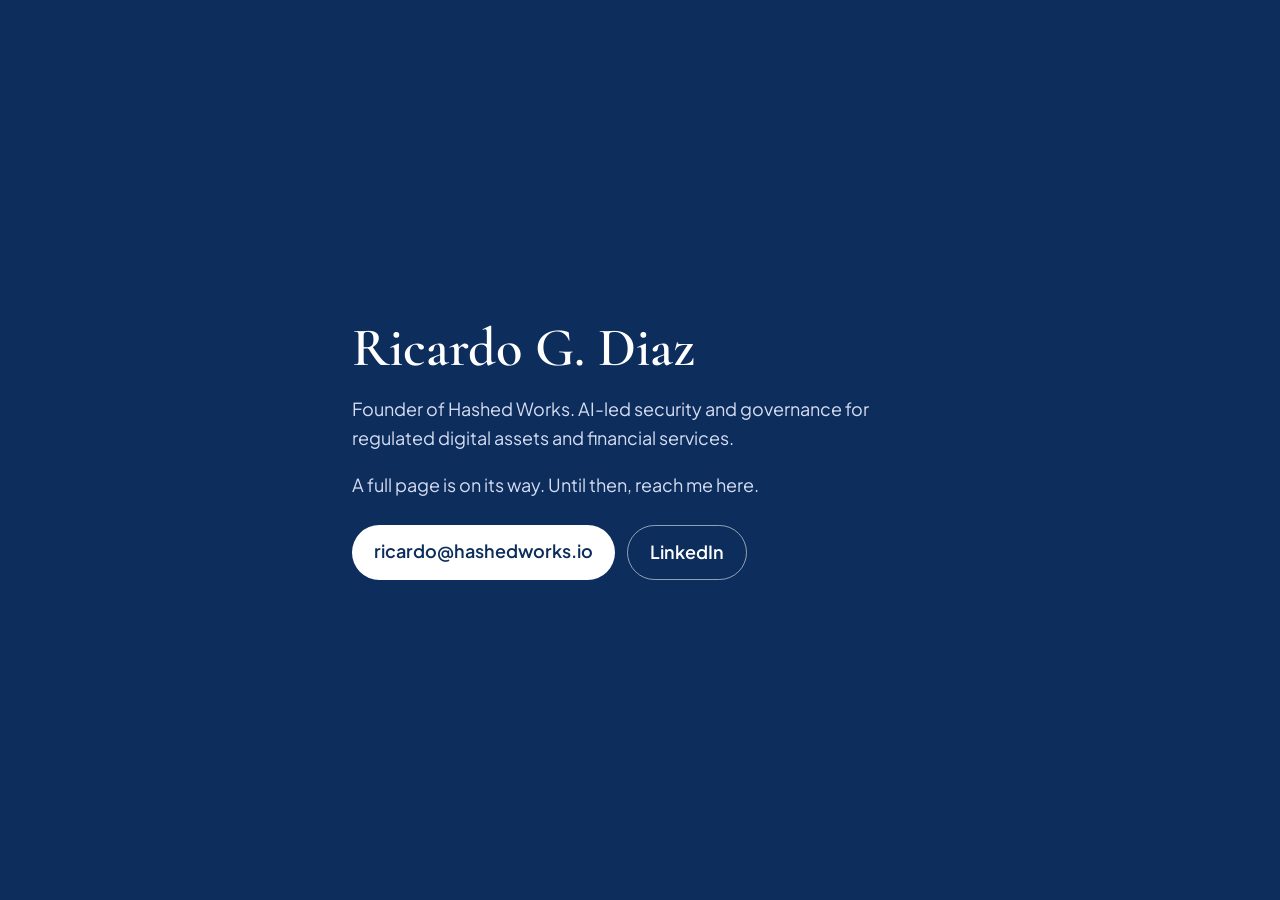
<file: index.html>
<!doctype html>
<html lang="en">
<head>
<meta charset="utf-8">
<meta name="viewport" content="width=device-width,initial-scale=1">
<title>Ricardo G. Diaz</title>
<meta name="description" content="Ricardo G. Diaz, founder of Hashed Works. AI-led security and governance for regulated digital assets and financial services.">
<link rel="stylesheet" href="https://fonts.googleapis.com/css2?family=Cormorant+Garamond:wght@600&family=Plus+Jakarta+Sans:wght@400;600&display=swap">
<style>
:root{--navy:#0d2d5c;--royal:#2227bc;--ink:#ffffff;--soft:#d5ddf2}
*{box-sizing:border-box}
html,body{height:100%}
body{margin:0;background:var(--navy);color:var(--ink);font-family:"Plus Jakarta Sans",Arial,sans-serif;font-size:18px;line-height:1.6;display:grid;place-items:center;padding:24px max(20px,env(safe-area-inset-left,0px))}
main{max-width:36rem;display:flex;flex-direction:column;gap:18px}
h1{margin:0;font-family:"Cormorant Garamond",Georgia,serif;font-weight:600;font-size:clamp(2.4rem,7vw,3.4rem);line-height:1.05}
p{margin:0;color:var(--soft)}
.links{display:flex;flex-wrap:wrap;gap:12px;margin-top:8px}
a{display:inline-block;padding:12px 22px;border-radius:999px;text-decoration:none;font-weight:600}
a.solid{background:#fff;color:var(--navy)}
a.line{border:1px solid rgba(255,255,255,.55);color:#fff}
a:focus-visible{outline:3px solid #fff;outline-offset:3px}
</style>
</head>
<body>
<main>
  <h1>Ricardo G. Diaz</h1>
  <p>Founder of Hashed Works. AI-led security and governance for regulated digital assets and financial services.</p>
  <p>A full page is on its way. Until then, reach me here.</p>
  <div class="links">
    <a class="solid" href="mailto:ricardo@hashedworks.io">ricardo@hashedworks.io</a>
    <a class="line" href="https://www.linkedin.com/in/Webdefense" target="_blank" rel="noopener">LinkedIn</a>
  </div>
</main>
</body>
</html>
</file>
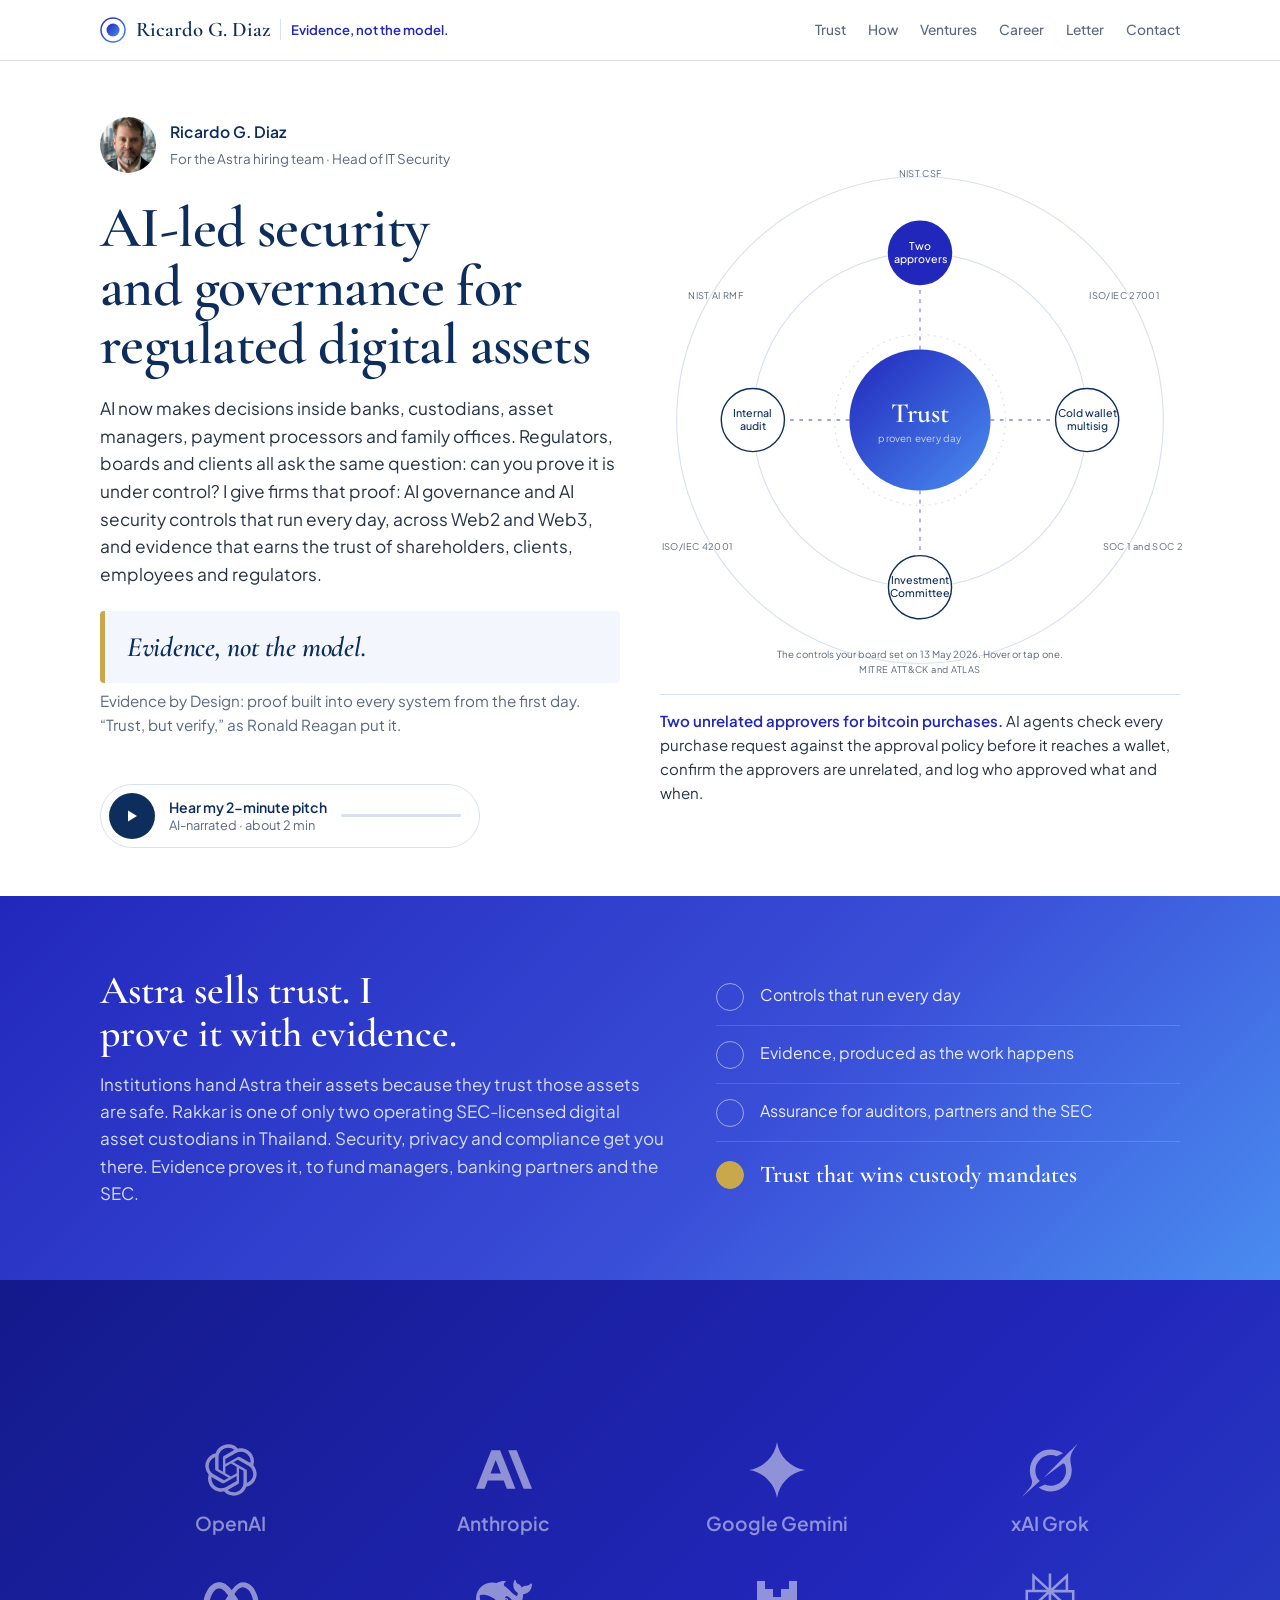
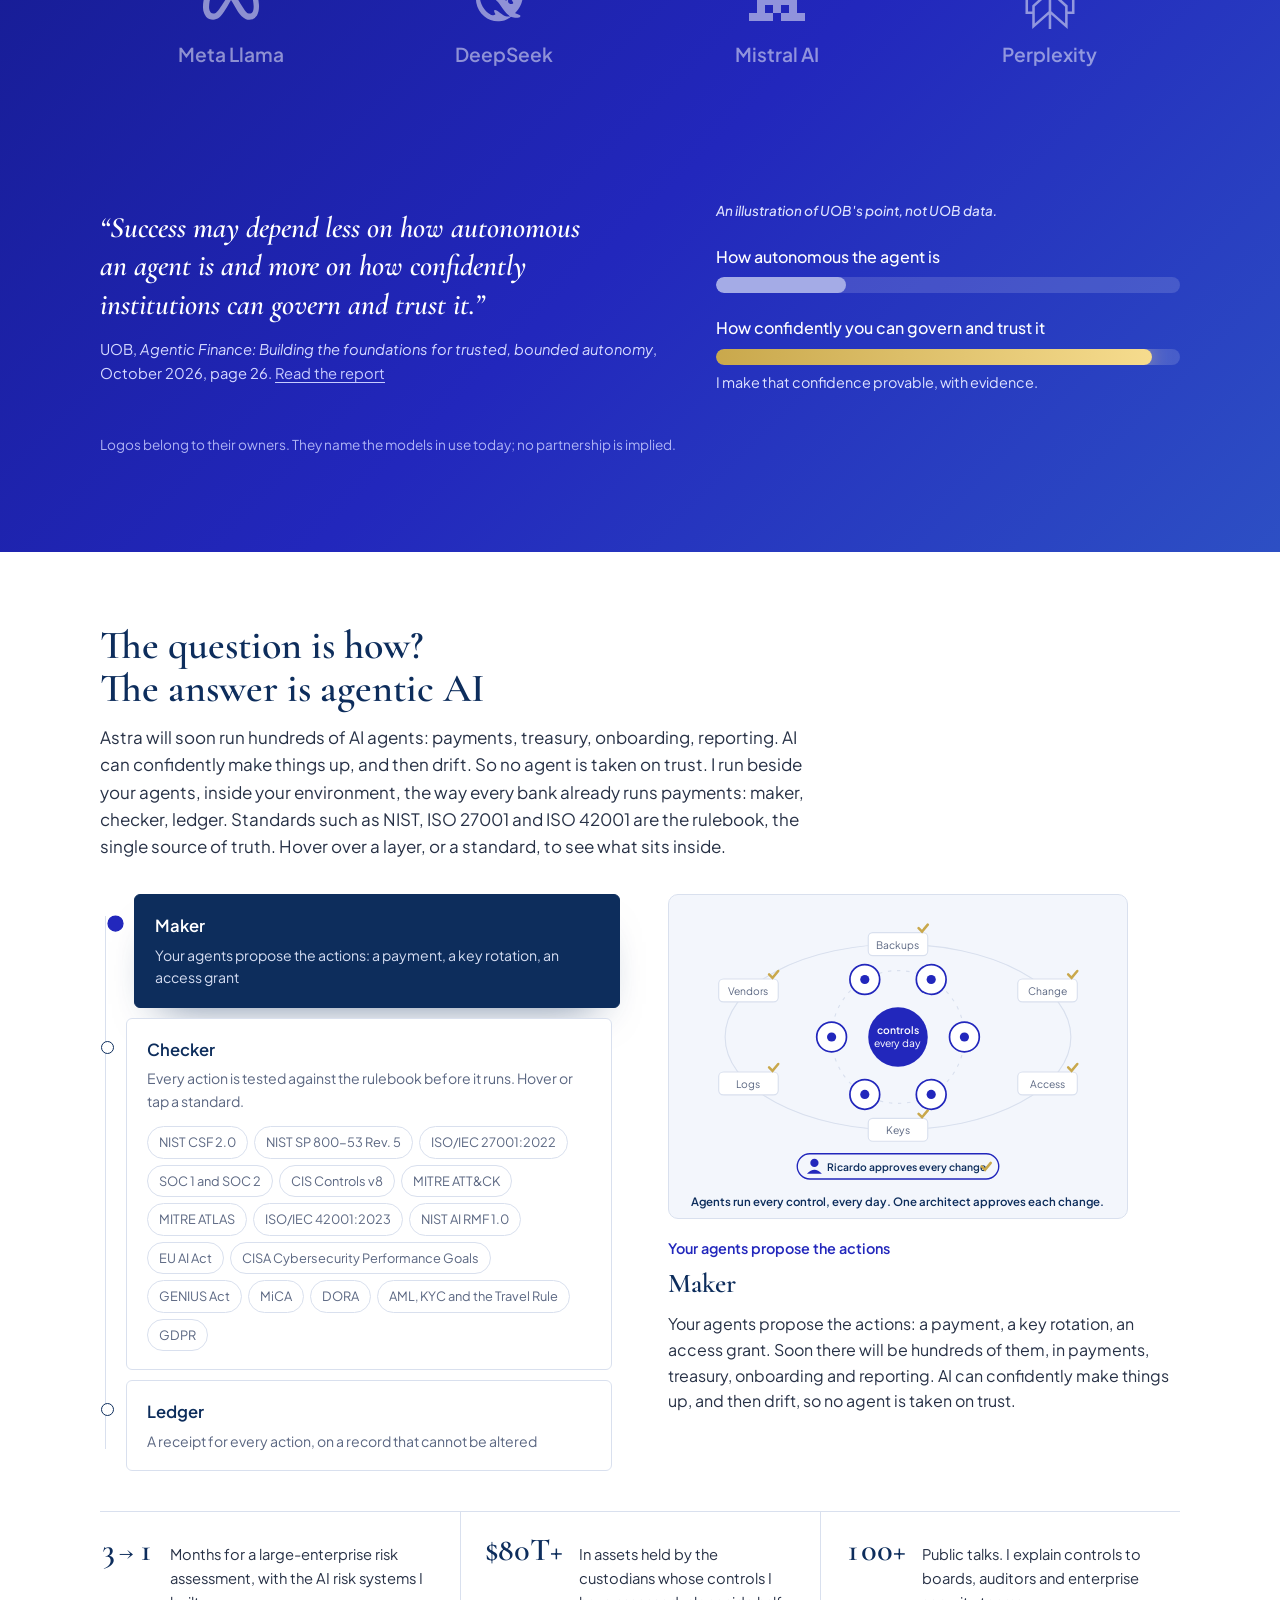
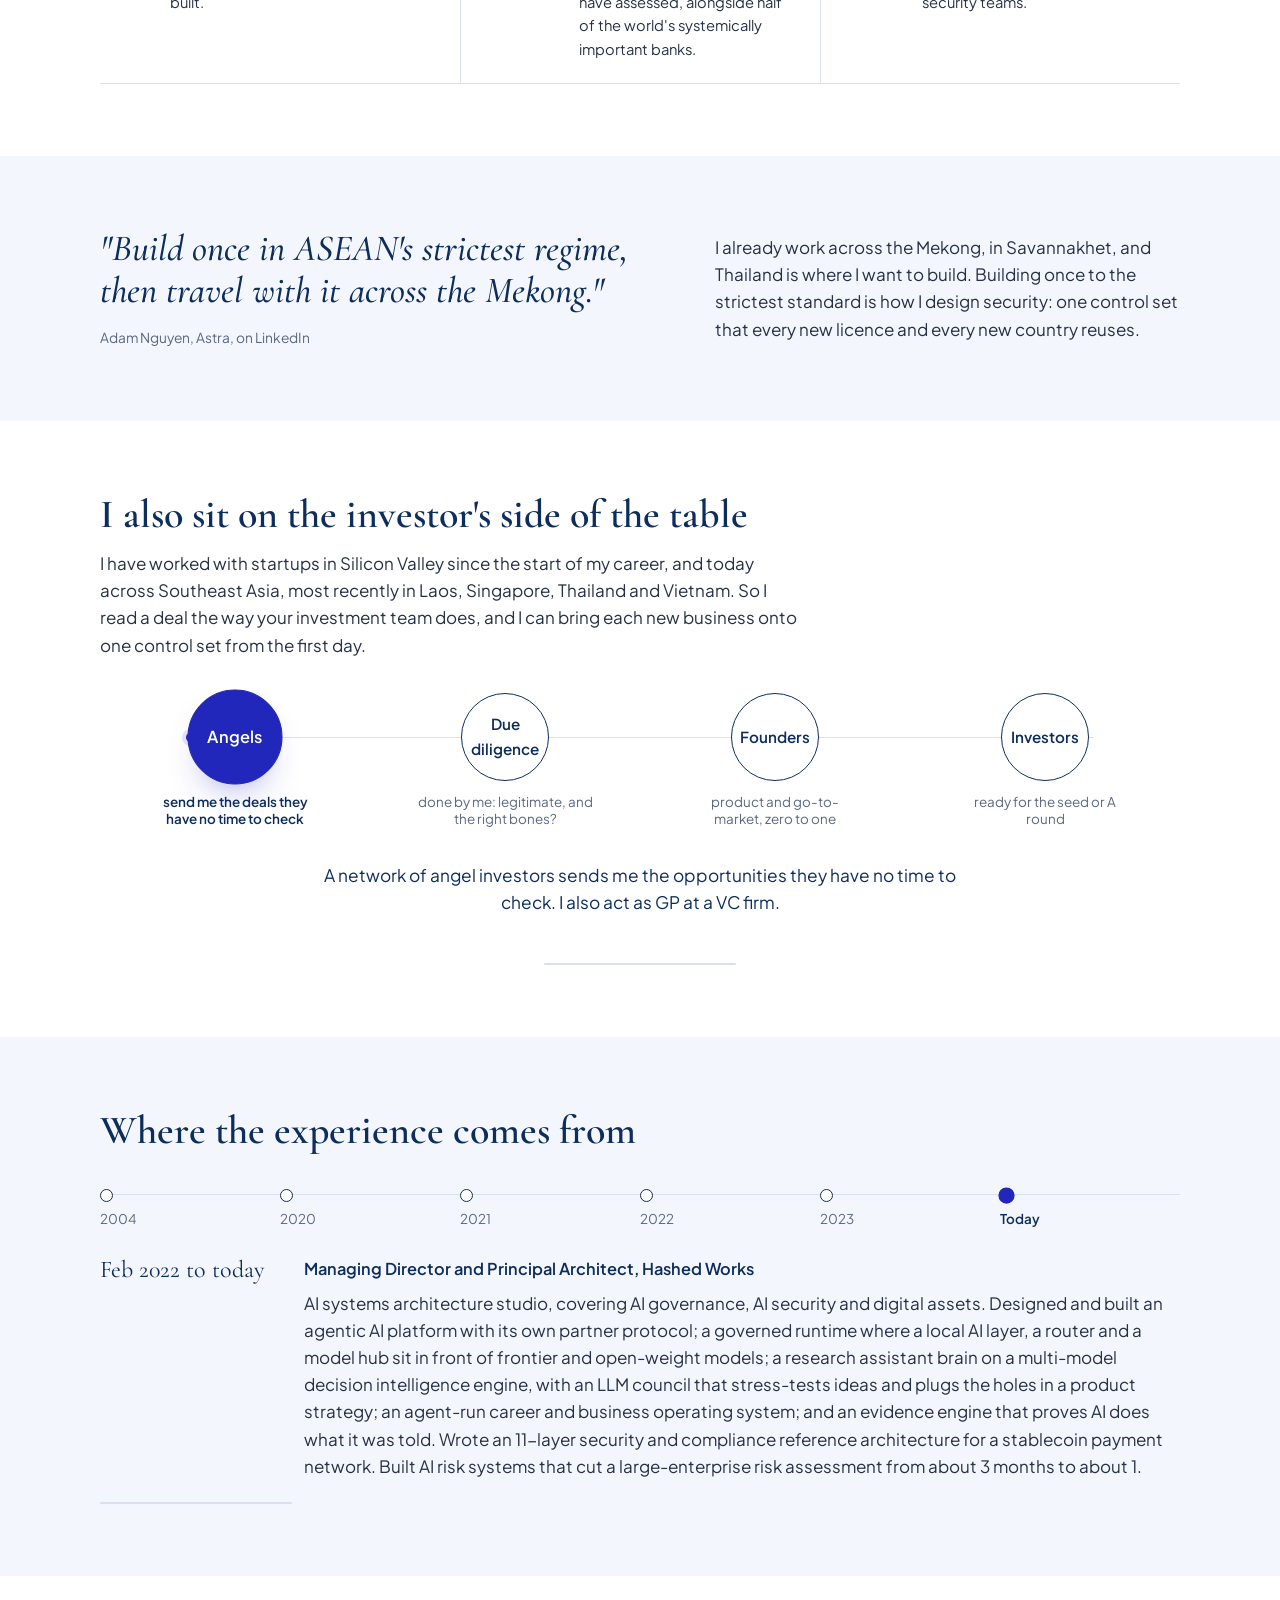
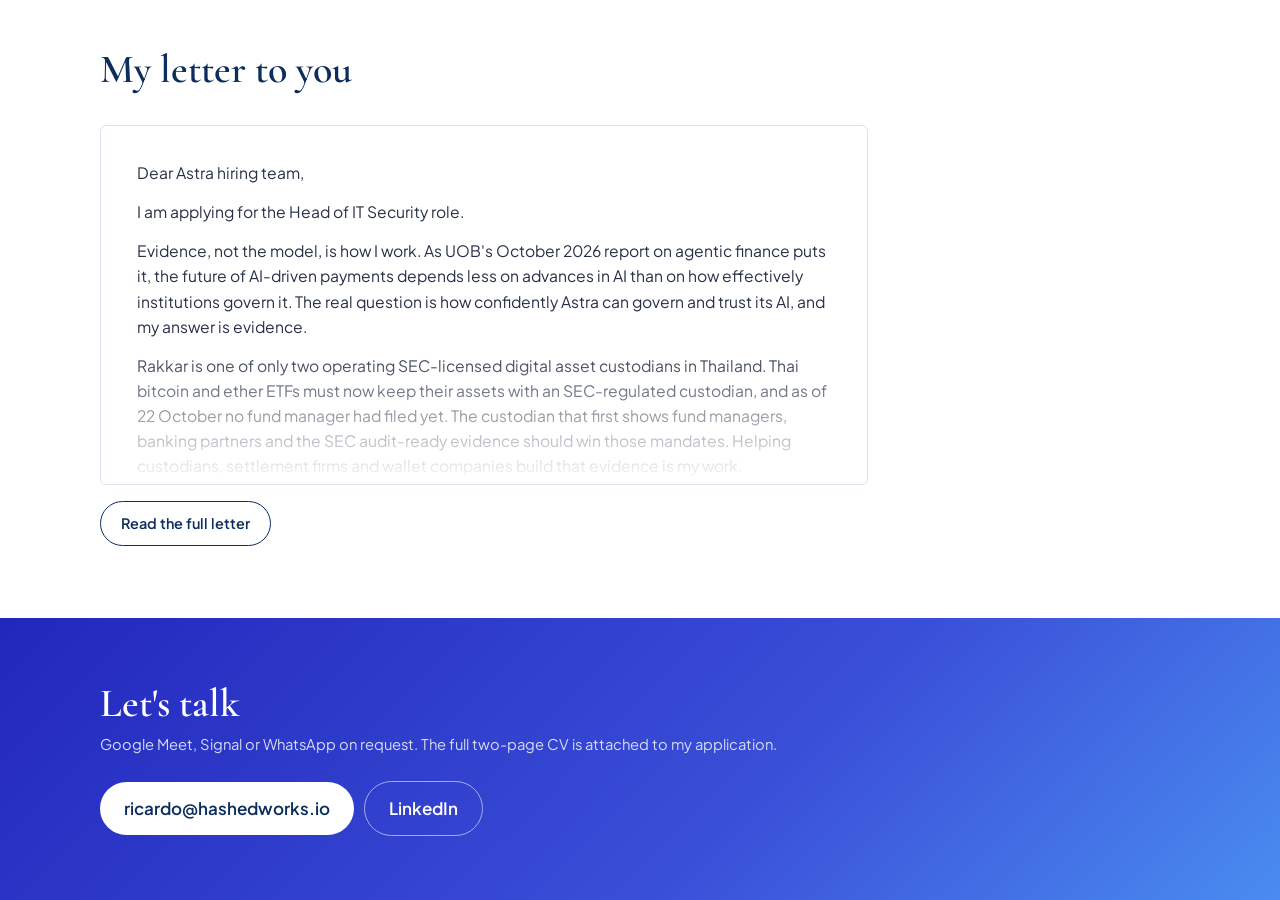
<file: astra-preview/index.html>
<!doctype html>
<html lang="en">
<head>
<meta charset="utf-8">
<meta name="viewport" content="width=device-width,initial-scale=1">
<meta name="robots" content="noindex,nofollow">
<title>Ricardo Diaz for Astra</title>
<link rel="preconnect" href="https://fonts.googleapis.com">
<link rel="stylesheet" href="https://fonts.googleapis.com/css2?family=Cormorant+Garamond:ital,wght@0,500;0,600;1,500&family=Plus+Jakarta+Sans:wght@400;500;600&display=swap">
<style>
/* Astra's own deck grammar: white panels, navy blocks, one thin orbit. Faces are Astra's (Cormorant Garamond, Plus Jakarta Sans). One accent: royal blue. */
:root{--cyan:#c9a84c;
  --navy:#0d2d5c; --navy-2:#0a1f3f; --royal:#2227bc; --gold:#c9a84c;
  --bg:#ffffff; --panel:#f3f6fc; --ink:#0d2d5c; --text:#273146; --muted:#5b6782; --line:#d9e0ee;
  --serif:"Cormorant Garamond",Garamond,Georgia,serif; --sans:"Plus Jakarta Sans",Arial,sans-serif;
  --ease:cubic-bezier(.23,1,.32,1);
}
@media (prefers-color-scheme:dark){:root:not([data-theme="light"]){--bg:#0a1730;--panel:#0f1f42;--ink:#ffffff;--text:#dfe6f6;--muted:#a3b0cf;--line:#223768;color-scheme:dark}}
:root[data-theme="dark"]{--bg:#0a1730;--panel:#0f1f42;--ink:#ffffff;--text:#dfe6f6;--muted:#a3b0cf;--line:#223768;color-scheme:dark}
*{box-sizing:border-box}
html{scroll-behavior:smooth}
::selection{background:var(--royal);color:#fff}
body{margin:0;background:var(--bg);color:var(--text);font-family:var(--sans);font-size:17px;line-height:1.6;-webkit-font-smoothing:antialiased}
h1,h2,h3,p{margin:0}
h1,h2{font-family:var(--serif);font-weight:600;color:var(--ink);text-wrap:balance}
h1{font-size:clamp(2.4rem,4.6vw,3.6rem);line-height:1.02;letter-spacing:-.01em}
h2{font-size:clamp(1.8rem,3.2vw,2.5rem);line-height:1.08}
h3{font-size:1.02rem;font-weight:600;color:var(--ink)}
a{color:var(--royal);text-underline-offset:3px}
.wrap{max-width:70rem;margin:0 auto;padding:0 20px}
button{font:inherit;cursor:pointer;transition:transform .16s var(--ease),background .2s,color .2s,border-color .2s}
button:active{transform:scale(.97)}
:focus-visible{outline:3px solid var(--royal);outline-offset:3px;border-radius:4px}
::-webkit-scrollbar{width:10px}::-webkit-scrollbar-thumb{background:var(--line);border-radius:10px}
svg{display:block}

nav{position:sticky;top:0;z-index:5;background:color-mix(in srgb,var(--bg) 86%,transparent);backdrop-filter:blur(12px);border-bottom:1px solid var(--line)}
nav .wrap{display:flex;align-items:center;gap:22px;height:60px;white-space:nowrap;overflow-x:auto;scrollbar-width:none}
nav b{font-family:var(--serif);font-size:1.3rem;font-weight:600;color:var(--ink);margin-right:auto}
nav .brand{display:flex;align-items:center;gap:10px;margin-right:auto;text-decoration:none}
nav .brand b{margin-right:0}
nav .brand i{font-style:normal;font-size:.82rem;color:var(--royal);font-weight:600;padding-left:10px;border-left:1px solid var(--line)}
@media (max-width:600px){nav .brand i{display:none}}
nav a{color:var(--muted);text-decoration:none;font-size:.86rem;font-weight:500}
nav a:hover{color:var(--royal)}

/* hero: thesis on the left, the mechanism running on the right */
.hero{padding:56px 0 48px}
.hero .wrap{display:grid;grid-template-columns:minmax(0,1fr) minmax(0,1fr);gap:40px;align-items:center}
.hero .who{display:flex;align-items:center;gap:14px;margin-bottom:26px}
.hero .who img{width:56px;height:56px;border-radius:50%;object-fit:cover;object-position:50% 40%}
.hero .who b{display:block;color:var(--ink);font-weight:600;font-size:.98rem}
.hero .who span{font-size:.84rem;color:var(--muted)}
.hq{margin:22px 0 6px;padding:18px 22px;border-left:5px solid var(--gold);background:var(--panel);border-radius:4px;font-size:clamp(1.35rem,2.4vw,1.75rem);line-height:1.3;font-weight:600;color:var(--ink);letter-spacing:-.01em}
.hqby{font-size:.95rem;color:var(--muted);margin-bottom:18px}
.hqby a{color:inherit}
.hero p.lead{margin-top:20px;font-size:1.08rem;max-width:34rem}
.player{margin-top:28px;display:inline-flex;align-items:center;gap:14px;padding:8px 18px 8px 8px;border:1px solid var(--line);border-radius:999px;background:var(--bg);max-width:100%}
.player button{width:46px;height:46px;border-radius:50%;border:0;background:var(--navy);color:#fff;display:grid;place-items:center;flex:none}
.player button:hover{background:var(--royal)}
.player .meta{font-size:.8rem;color:var(--muted);line-height:1.3}
.player .meta strong{display:block;color:var(--ink);font-weight:600;font-size:.88rem}
.player .bar{height:3px;width:120px;background:var(--line);border-radius:3px;overflow:hidden}
.player .bar i{display:block;height:100%;width:0;background:var(--royal);transition:width .25s linear}

/* orbit */
.orbit{position:relative;aspect-ratio:1;max-width:560px;margin:0 auto;width:100%}
.orbit svg{width:100%;height:100%;overflow:visible}
.orbit .ring{fill:none;stroke:var(--line);stroke-width:1.2}
.orbit .spoke{stroke:var(--royal);stroke-width:1.4;stroke-dasharray:4 6;opacity:.55}
.orbit .core{fill:url(#coreg)}
.orbit .core-t{font-family:var(--serif);font-size:30px;font-weight:600;fill:#fff;text-anchor:middle}
.orbit .core-t,.orbit .core-s{transition:opacity .45s cubic-bezier(.23,1,.32,1)}
.orbit .fadeout{opacity:0}
.orbit .core-s{font-family:var(--sans);font-size:10.5px;fill:#c9d3ea;text-anchor:middle;letter-spacing:.02em}
.orbit .pulse{fill:var(--royal)}
.orbit .node{cursor:pointer}
.orbit .node circle{fill:var(--bg);stroke:var(--navy);stroke-width:1.5;transition:fill .2s,stroke .2s,r .2s var(--ease)}
.orbit .node text{font-family:var(--sans);font-size:11.5px;font-weight:500;fill:var(--ink);text-anchor:middle;pointer-events:none}
.orbit .node:hover circle,.orbit .node.on circle{fill:var(--royal);stroke:var(--royal)}
.orbit .node.on text,.orbit .node:hover text{fill:#fff}
.orbit .node:focus,.orbit .node:focus-visible{outline:none}
.orbit .node:focus-visible circle{stroke:var(--gold);stroke-width:3}
.orbit .std{font-family:var(--sans);font-size:10px;fill:var(--muted);text-anchor:middle;letter-spacing:.04em}
.orbit .cap{font-family:var(--sans);font-size:10.5px;fill:var(--muted);text-anchor:middle}
.how{margin-top:14px;min-height:5.2rem;border-top:1px solid var(--line);padding-top:14px;font-size:.94rem}
.how b{color:var(--royal);font-weight:600}
.how p{transition:opacity .22s var(--ease),filter .22s var(--ease)}
.how p.swap{opacity:0;filter:blur(2px)}
@media (prefers-reduced-motion:no-preference){
  .orbit .pulse{animation:travel 2.6s var(--ease) infinite}
  .orbit .pulse.p2{animation-delay:.65s}.orbit .pulse.p3{animation-delay:1.3s}.orbit .pulse.p4{animation-delay:1.95s}
  @keyframes travel{0%{offset-distance:0%;opacity:0}12%{opacity:1}88%{opacity:1}100%{offset-distance:100%;opacity:0}}
  .orbit .ringspin{transform-origin:280px 280px;animation:spin 90s linear infinite}
  @keyframes spin{to{transform:rotate(360deg)}}
}

/* sections */
section{padding:72px 0}
section.panel{background:var(--panel)}
.head{max-width:44rem;margin-bottom:34px;display:flex;flex-direction:column;gap:14px}

/* trust: navy block */
.trust{background:linear-gradient(135deg,#2227bc,#3a4fd8 60%,#4a8cf0);color:#fff;padding:72px 0}
.trust h2{color:#fff}
.trust p{color:#d5ddf2}
.trust .wrap{display:grid;grid-template-columns:1.1fr .9fr;gap:48px;align-items:center}
.chain{list-style:none;margin:0;padding:0;display:flex;flex-direction:column}
.chain li{display:grid;grid-template-columns:28px 1fr;gap:16px;align-items:start;padding:14px 0;border-top:1px solid rgba(255,255,255,.14);color:#e8edf8;font-size:1rem}
.chain li:first-child{border-top:0}
.chain li i{display:block;width:28px;height:28px;border-radius:50%;border:1.5px solid rgba(255,255,255,.5);margin-top:1px}
.chain li:last-child{font-family:var(--serif);font-size:1.5rem;font-weight:600;color:#fff;align-items:center}
.chain li:last-child i{background:var(--gold);border-color:var(--gold)}

/* how: three layers, one detail */
.stack{display:grid;grid-template-columns:minmax(0,1fr) minmax(0,1fr);gap:56px;align-items:start;margin-top:6px}
.layers{position:relative;display:flex;flex-direction:column;gap:10px;padding-left:26px}
.layers::before{content:"";position:absolute;left:5px;top:22px;bottom:22px;width:1px;background:var(--line)}
.layer{position:relative;text-align:left;border:1px solid var(--line);background:var(--bg);border-radius:6px;padding:18px 20px;display:grid;grid-template-columns:1fr;gap:4px;color:var(--ink);transition:transform .3s var(--ease),background .3s var(--ease),border-color .3s,box-shadow .3s var(--ease);cursor:pointer;font:inherit}
.layer::before{content:"";position:absolute;left:-26px;top:22px;width:11px;height:11px;border-radius:50%;background:var(--bg);border:1.5px solid var(--navy);transition:background .2s,border-color .2s,transform .2s var(--ease)}
.layer:hover{transform:translateX(4px);border-color:var(--navy)}
.layer.on{background:var(--navy);border-color:var(--navy);color:#fff;transform:translateX(8px);box-shadow:0 22px 44px -26px rgba(13,45,92,.65)}
.layer.on::before{background:var(--royal);border-color:var(--royal);transform:scale(1.25)}
.layer .n{font-weight:600;font-size:1.04rem}
.layer .d{font-size:.88rem;color:var(--muted)}
.layer.on .d{color:#d5ddf2}
.layer .chips{display:flex;flex-wrap:wrap;gap:6px;margin-top:10px}
.layer .chips button{border:1px solid var(--line);background:transparent;border-radius:999px;padding:5px 11px;font-size:.8rem;color:var(--muted);font:inherit;font-size:.8rem;transition:background .2s,color .2s,border-color .2s,transform .16s var(--ease)}
.layer .chips button:hover{border-color:var(--royal);color:var(--royal)}
.layer .chips button:active{transform:scale(.97)}
.layer.on .chips button{border-color:rgba(255,255,255,.35);color:#e8edf8}
.layer.on .chips button:hover,.layer.on .chips button.on{background:var(--royal);border-color:var(--royal);color:#fff}
.detail{position:sticky;top:84px;min-height:18rem}
.detail h3{font-family:var(--serif);font-size:1.7rem;font-weight:600;line-height:1.15;margin-bottom:12px}
.detail .cnt{color:var(--royal);font-weight:600;font-size:.9rem;margin-bottom:8px}
.detail p{font-size:1rem}
.fam{display:flex;flex-wrap:wrap;gap:6px;margin-top:16px}
.fam span{border:1px solid var(--line);border-radius:4px;padding:4px 9px;font-size:.8rem;color:var(--ink);background:var(--panel)}
.detail>*{transition:opacity .22s var(--ease),filter .22s var(--ease),transform .22s var(--ease)}
.detail.swap>*{opacity:0;filter:blur(2px);transform:translateY(4px)}

/* proof line */
.proof{display:grid;grid-template-columns:repeat(3,1fr);gap:0;border-top:1px solid var(--line);border-bottom:1px solid var(--line);margin:40px 0 0}
.proof div{padding:22px 24px 22px 0;display:flex;gap:16px;align-items:baseline}
.proof div+div{border-left:1px solid var(--line);padding-left:24px}
.proof em{font-family:var(--serif);font-style:normal;font-size:2rem;white-space:nowrap;line-height:1;color:var(--ink);font-weight:600;font-variant-numeric:tabular-nums}
.proof p{font-size:.92rem}

/* mekong */
.mekong .wrap{display:grid;grid-template-columns:1.2fr 1fr;gap:56px;align-items:center}
blockquote{margin:0;font-family:var(--serif);font-size:clamp(1.7rem,3vw,2.3rem);line-height:1.15;color:var(--ink);font-weight:500;font-style:italic}
.by{margin-top:14px;font-size:.86rem;color:var(--muted)}

/* ventures: deal flow */
.flow{position:relative;margin-top:14px}
.flow .line{position:absolute;left:8%;right:8%;top:44px;height:1px;background:var(--line)}
.flow .dot{position:absolute;top:40px;width:9px;height:9px;border-radius:50%;background:var(--royal);left:8%;animation:travel 6s linear infinite;box-shadow:0 0 0 4px rgba(34,39,188,.12)}
@keyframes travel{0%{left:8%;opacity:0}6%{opacity:1}94%{opacity:1}100%{left:calc(92% - 9px);opacity:0}}
.flow .stations{display:grid;grid-template-columns:repeat(4,1fr);position:relative}
.station{background:none;border:0;padding:0;text-align:center;color:var(--muted);font:inherit;display:grid;justify-items:center;gap:12px;cursor:pointer}
.station i{display:grid;place-items:center;width:88px;height:88px;border-radius:50%;background:var(--bg);border:1.5px solid var(--navy);color:var(--navy);font-style:normal;font-weight:600;font-size:.95rem;transition:background .25s var(--ease),color .25s,transform .3s var(--ease),box-shadow .3s var(--ease)}
.station:hover i{transform:translateY(-3px)}
.station:active i{transform:scale(.97)}
.station[aria-selected="true"] i{background:var(--royal);border-color:var(--royal);color:#fff;transform:scale(1.08);box-shadow:0 18px 36px -22px rgba(34,39,188,.7)}
.station small{font-size:.84rem;line-height:1.3;max-width:11rem}
.station[aria-selected="true"] small{color:var(--ink);font-weight:600}
.flow .say{margin:34px auto 0;max-width:42rem;text-align:center;min-height:5.2rem}
.flow .say p{font-size:1.08rem;color:var(--ink);transition:opacity .22s var(--ease),filter .22s var(--ease)}
.flow .say p.swap{opacity:0;filter:blur(2px)}
.cyc{height:2px;background:var(--line);border-radius:2px;overflow:hidden;margin:18px auto 0;max-width:12rem}
.cyc i{display:block;height:100%;width:0;background:var(--royal);transition:width .2s linear}

/* career timeline */
.tl{position:relative;margin-top:10px}
.tl .rail{display:grid;grid-template-columns:repeat(6,1fr);position:relative;padding-top:22px}
.tl .rail::before{content:"";position:absolute;left:0;right:0;top:8px;height:1px;background:var(--line)}
.tl .rail button{background:none;border:0;text-align:left;padding:0 10px 0 0;color:var(--muted);font-size:.84rem;position:relative}
.tl .rail button::before{content:"";position:absolute;top:-19px;left:0;width:11px;height:11px;border-radius:50%;background:var(--bg);border:1.5px solid var(--navy);transition:background .2s,transform .2s var(--ease)}
.tl .rail button[aria-selected="true"]{color:var(--ink);font-weight:600}
.tl .rail button[aria-selected="true"]::before{background:var(--royal);border-color:var(--royal);transform:scale(1.25)}
.tl .body{margin-top:26px;display:grid;grid-template-columns:11rem 1fr;gap:28px;min-height:8rem}
.tl .yrs{font-family:var(--serif);font-size:1.5rem;color:var(--ink);line-height:1.15}
.tl .body p{transition:opacity .22s var(--ease),filter .22s var(--ease)}
.tl .body .swap{opacity:0;filter:blur(2px)}
.tl .cyc{margin:22px 0 0;max-width:12rem}

/* letter */
.letter{position:relative;max-width:48rem;background:var(--bg);border:1px solid var(--line);border-radius:6px;padding:34px 36px;max-height:360px;overflow:hidden;transition:max-height .6s var(--ease)}
.letter p{margin-bottom:14px;font-size:.98rem}
.letter.open{max-height:5000px}
.letter:not(.open)::after{content:"";position:absolute;left:0;right:0;bottom:0;height:140px;background:linear-gradient(transparent,var(--bg))}
.more{margin-top:16px;background:none;border:1px solid var(--navy);color:var(--navy);border-radius:999px;padding:10px 20px;font-weight:600;font-size:.9rem}
.more:hover{background:var(--navy);color:#fff}

/* claim band: evidence, not the model + UOB */
.claim{position:relative;overflow:hidden;background:linear-gradient(135deg,#141a8a,#2227bc 55%,#2d4fc4);color:#e9ecff;padding:96px 0}
.claim .fade{position:relative;min-height:clamp(240px,30vw,360px);display:grid;align-items:center}
.claim .names{position:absolute;inset:0;display:grid;grid-template-columns:repeat(4,1fr);align-content:center;gap:34px 12px;text-align:center;pointer-events:none}
.claim .names span{display:flex;flex-direction:column;align-items:center;gap:10px;font-weight:600;font-size:clamp(.95rem,1.7vw,1.2rem);color:rgba(255,255,255,.5);transition:opacity 1.1s var(--ease),filter 1.1s var(--ease),transform 1.1s var(--ease)}
.claim .names svg{width:clamp(38px,5vw,56px);height:auto;fill:currentColor}
.claim .names span.gone{opacity:0;filter:blur(8px);transform:scale(.94)}
.claim .big{transition:opacity 1s var(--ease),filter 1s var(--ease)}
.claim .big.hide{opacity:0;filter:blur(10px)}
.claim .tm{position:relative;margin-top:40px;font-size:.85rem;color:#c7cbff;opacity:.85}
.claim .big{position:relative;font-size:clamp(2.6rem,7.5vw,5.6rem);line-height:1;font-weight:800;letter-spacing:-.04em;color:#fff;max-width:14ch}
.claim .big em{font-style:normal;color:#c9cfff;text-shadow:0 0 28px rgba(79,86,250,.55)}
.claim .uob{position:relative;display:grid;grid-template-columns:1.1fr .9fr;gap:48px;align-items:center;margin-top:64px}
.claim blockquote{font-size:clamp(1.3rem,2.6vw,1.85rem);line-height:1.3;font-weight:600;color:#fff;text-wrap:balance}
.claim .src{margin-top:14px;font-size:.92rem;color:#d6daff}
.claim .src a{color:#c7cbff;text-underline-offset:3px}
.meter{display:flex;flex-direction:column;gap:22px}
.meter p{font-size:1rem;color:#fff;font-weight:500;margin-bottom:8px}
.meter .bar{height:16px;border-radius:999px;background:rgba(255,255,255,.14);overflow:hidden}
.meter .bar i{display:block;height:100%;width:0;border-radius:999px;transition:width 1.6s var(--ease)}
.meter .a i{background:#a4abe6}.meter .b i{background:linear-gradient(90deg,#c9a84c,#f6dc8e);box-shadow:0 0 22px rgba(246,220,142,.6)}
.claim.on .meter .a i{width:28%}.claim.on .meter .b i{width:94%}
.meter .ill{font-size:.85rem;color:#dfe3ff;font-style:italic;margin:0}
.meter small{display:block;font-size:.9rem;color:#dfe3ff;margin-top:6px}
@media (max-width:860px){.claim .uob{grid-template-columns:1fr;gap:32px}.claim .names{grid-template-columns:repeat(2,1fr)}.claim .fade{min-height:440px}.claim{padding:72px 0}}
/* layer illustrations (hover a layer: a moving picture of what happens) */
.ill-svg{display:block;width:100%;max-width:460px;height:auto;margin:0 0 18px;border-radius:10px;background:var(--panel);border:1px solid var(--line)}
.ill-svg text{font-family:var(--sans)}
@keyframes orbit{to{transform:rotate(360deg)}}
@keyframes orbitr{to{transform:rotate(-360deg)}}
@keyframes blink{0%,100%{opacity:.25}50%{opacity:1}}
@keyframes tick{0%,60%{opacity:0;transform:scale(.6)}75%,100%{opacity:1;transform:scale(1)}}
@keyframes flow{to{offset-distance:100%}}
@keyframes stamp{0%,55%{opacity:0;transform:scale(1.4)}70%,100%{opacity:1;transform:scale(1)}}
@keyframes rise{0%{opacity:0;transform:translateY(8px)}30%,100%{opacity:1;transform:none}}
@keyframes slide{to{transform:translateX(-50%)}}
.ill-svg .agent{transform-origin:200px 124px;animation:orbit 18s linear infinite}
.ill-svg .agent.r{animation:orbitr 26s linear infinite}
.ill-svg .agent circle.b{animation:blink 2.4s var(--ease) infinite}
.ill-svg .ok{transform-origin:center;transform-box:fill-box;animation:tick 4s var(--ease) infinite}
.ill-svg .dot{offset-rotate:0deg;animation:flow 3.6s linear infinite}
.ill-svg .ledger rect{transform-box:fill-box;transform-origin:left;animation:rise 6s var(--ease) infinite}
.ill-svg .seal{transform-box:fill-box;transform-origin:center;animation:stamp 6s var(--ease) infinite}
.ill-wrap{overflow:hidden;border-radius:10px;background:var(--panel);border:1px solid var(--line);margin:0 0 18px;padding:14px 0;mask-image:linear-gradient(90deg,transparent,#000 8%,#000 92%,transparent)}
.ill-row{display:flex;gap:10px;width:max-content;animation:slide 28s linear infinite}
.ill-row:nth-child(2){animation-duration:36s;animation-direction:reverse;margin-top:10px}
.ill-row span{display:inline-block;border:1px solid var(--line);background:var(--bg);border-radius:6px;padding:8px 14px;font-size:.86rem;font-weight:600;color:var(--ink);white-space:nowrap}
.ill-row span.ai{color:var(--royal);border-color:var(--royal)}
.ill-wrap:hover .ill-row{animation-play-state:paused}
@media (prefers-reduced-motion:reduce){.ill-svg *,.ill-row{animation:none!important}}
/* close */
.contact{background:linear-gradient(135deg,#2227bc,#3a4fd8 60%,#4a8cf0);color:#fff;padding:64px 0}
.contact .wrap{display:flex;flex-wrap:wrap;justify-content:space-between;align-items:center;gap:24px}
.contact h2{color:#fff}
.contact p{color:#d5ddf2;font-size:.92rem;margin-top:8px}
.contact a.btn{display:inline-block;background:#fff;color:var(--navy);text-decoration:none;font-weight:600;padding:13px 24px;border-radius:999px;margin-right:10px;transition:transform .16s var(--ease)}
.contact a.btn:active{transform:scale(.97)}
.contact a.ghost{background:transparent;color:#fff;border:1px solid rgba(255,255,255,.55)}

@media (prefers-reduced-motion:no-preference){
  .hero .in{opacity:0;transform:translateY(10px);animation:in .7s var(--ease) forwards}
  .hero .in:nth-child(2){animation-delay:.06s}.hero .in:nth-child(3){animation-delay:.12s}.hero .in:nth-child(4){animation-delay:.18s}
  @keyframes in{to{opacity:1;transform:none}}
}
@media (max-width:860px){
  .hero .wrap,.trust .wrap,.mekong .wrap{grid-template-columns:1fr;gap:34px}
  .orbit{max-width:420px}
  .proof,.stack{grid-template-columns:1fr}
  .proof div+div{border-left:0;padding-left:0;border-top:1px solid var(--line)}
  .proof div{padding:18px 0}
  .stack{gap:28px}.detail{position:static;min-height:0}
  .flow .stations{grid-template-columns:repeat(2,1fr);gap:22px 8px}.flow .line,.flow .dot{display:none}.station i{width:76px;height:76px;font-size:.88rem}
  .row{grid-template-columns:1fr;gap:6px}
  .tl .rail{grid-template-columns:repeat(3,1fr);row-gap:28px}
  .tl .body{grid-template-columns:1fr;gap:10px}
  .letter{padding:24px 20px}
  section{padding:56px 0}
}
</style>
</head>
<body>

<nav><div class="wrap">
  <span class="brand"><svg width="26" height="26" viewBox="0 0 26 26" aria-hidden="true" style="flex:none"><defs><linearGradient id="hwm" x1="0" y1="0" x2="1" y2="1"><stop offset="0" stop-color="#2227bc"/><stop offset="1" stop-color="#4a8cf0"/></linearGradient></defs><circle cx="13" cy="13" r="12" fill="none" stroke="url(#hwm)" stroke-width="1.5"/><circle cx="13" cy="13" r="6.5" fill="url(#hwm)"/></svg><b>Ricardo G. Diaz</b><i>Evidence, not the model.</i></span>
  <a href="#trust">Trust</a><a href="#how">How</a><a href="#ventures">Ventures</a><a href="#career">Career</a><a href="#letter">Letter</a><a href="#contact">Contact</a>
</div></nav>

<header class="hero">
  <div class="wrap">
    <div>
      <div class="who in"><img src="photo.jpg" alt="Ricardo G. Diaz"><div><b>Ricardo G. Diaz</b><span>For the Astra hiring team · Head of IT Security</span></div></div>
      <h1 class="in">AI-led security and governance for regulated digital assets</h1>
      <p class="lead in">AI now makes decisions inside banks, custodians, asset managers, payment processors and family offices. Regulators, boards and clients all ask the same question: can you prove it is under control? I give firms that proof: AI governance and AI security controls that run every day, across Web2 and Web3, and evidence that earns the trust of shareholders, clients, employees and regulators.</p>
      <blockquote class="hq in">Evidence, not the model.</blockquote>
      <p class="hqby in">Evidence by Design: proof built into every system from the first day. “Trust, but verify,” as Ronald Reagan put it.</p>
      <div class="player in" id="player">
        <button type="button" id="pp" aria-label="Play my pitch"><svg id="ic" width="16" height="16" viewBox="0 0 16 16" aria-hidden="true"><path d="M4 2.5v11l9-5.5z" fill="currentColor"/></svg></button>
        <div class="meta"><strong>Hear my 2-minute pitch</strong><span id="time">AI-narrated · about 2 min</span></div>
        <div class="bar" aria-hidden="true"><i id="prog"></i></div>
      </div>
      <audio id="aud" src="letter.mp3" preload="none"></audio>
    </div>

    <div>
      <div class="orbit" id="orbit" role="group" aria-label="The four board controls, run every day by AI agents, feeding evidence to the centre: trust">
        <svg viewBox="0 0 560 560">
          <g class="ringspin"><circle class="ring" cx="280" cy="280" r="262"/></g>
          <circle class="ring" cx="280" cy="280" r="180"/>
          <circle class="ring" cx="280" cy="280" r="92" style="stroke-dasharray:2 5"/>
          <!-- standards on the outer ring -->
          <text class="std" x="280" y="18">NIST CSF</text>
          <text class="std" x="500" y="150">ISO/IEC 27001</text>
          <text class="std" x="520" y="420">SOC 1 and SOC 2</text>
          <text class="std" x="280" y="552">MITRE ATT&amp;CK and ATLAS</text>
          <text class="std" x="40" y="420">ISO/IEC 42001</text>
          <text class="std" x="60" y="150">NIST AI RMF</text>
          <!-- spokes -->
          <line class="spoke" x1="280" y1="100" x2="280" y2="210"/>
          <line class="spoke" x1="460" y1="280" x2="350" y2="280"/>
          <line class="spoke" x1="280" y1="460" x2="280" y2="350"/>
          <line class="spoke" x1="100" y1="280" x2="210" y2="280"/>
          <!-- evidence pulses -->
          <circle class="pulse p1" r="4" style="offset-path:path('M280 100 L280 212')"/>
          <circle class="pulse p2" r="4" style="offset-path:path('M460 280 L348 280')"/>
          <circle class="pulse p3" r="4" style="offset-path:path('M280 460 L280 348')"/>
          <circle class="pulse p4" r="4" style="offset-path:path('M100 280 L212 280')"/>
          <!-- core -->
          <defs><linearGradient id="coreg" x1="0" y1="0" x2="1" y2="1"><stop offset="0" stop-color="#2227bc"/><stop offset="1" stop-color="#4a8cf0"/></linearGradient></defs><circle class="core" cx="280" cy="280" r="76"/>
          <text class="core-t" x="280" y="282">Trust</text>
          <text class="core-s" x="280" y="304">proven every day</text>
          <!-- nodes -->
          <g class="node on" data-i="0" tabindex="0" role="button" aria-label="Two unrelated approvers">
            <circle cx="280" cy="100" r="34"/><text x="280" y="97">Two</text><text x="280" y="111">approvers</text></g>
          <g class="node" data-i="1" tabindex="0" role="button" aria-label="Cold wallet and multisig">
            <circle cx="460" cy="280" r="34"/><text x="460" y="277">Cold wallet</text><text x="460" y="291">multisig</text></g>
          <g class="node" data-i="2" tabindex="0" role="button" aria-label="Investment Management Committee">
            <circle cx="280" cy="460" r="34"/><text x="280" y="457">Investment</text><text x="280" y="471">Committee</text></g>
          <g class="node" data-i="3" tabindex="0" role="button" aria-label="Internal audit to the Audit Committee">
            <circle cx="100" cy="280" r="34"/><text x="100" y="277">Internal</text><text x="100" y="291">audit</text></g>
          <text class="cap" x="280" y="536">The controls your board set on 13 May 2026. Hover or tap one.</text>
        </svg>
      </div>
      <div class="how" aria-live="polite"><p id="howp"><b>Two unrelated approvers for bitcoin purchases.</b> AI agents check every purchase request against the approval policy before it reaches a wallet, confirm the approvers are unrelated, and log who approved what and when.</p></div>
    </div>
  </div>
</header>

<div class="trust" id="trust">
  <div class="wrap">
    <div style="display:flex;flex-direction:column;gap:16px">
      <h2>Astra sells trust. I prove it with evidence.</h2>
      <p>Institutions hand Astra their assets because they trust those assets are safe. Rakkar is one of only two operating SEC-licensed digital asset custodians in Thailand. Security, privacy and compliance get you there. Evidence proves it, to fund managers, banking partners and the SEC.</p>
    </div>
    <ol class="chain">
      <li><i></i>Controls that run every day</li>
      <li><i></i>Evidence, produced as the work happens</li>
      <li><i></i>Assurance for auditors, partners and the SEC</li>
      <li><i></i>Trust that wins custody mandates</li>
    </ol>
  </div>
</div>

<section class="claim" id="claim">
  <div class="wrap">
    <div class="fade"><div class="names" aria-hidden="true"></div><p class="big" aria-live="off">Evidence, <em>not the model.</em></p></div>
    <div class="uob">
      <div>
        <blockquote>“Success may depend less on how autonomous an agent is and more on how confidently institutions can govern and trust it.”</blockquote>
        <p class="src">UOB, <em>Agentic Finance: Building the foundations for trusted, bounded autonomy</em>, October 2026, page 26. <a href="https://www.uobgroup.com/assets/web-resources/research/pdf/da-261014.pdf" target="_blank" rel="noopener">Read the report</a></p>
      </div>
      <div class="meter" aria-label="What decides success: governance and trust far more than autonomy">
        <p class="ill">An illustration of UOB's point, not UOB data.</p>
        <div class="a"><p>How autonomous the agent is</p><div class="bar"><i></i></div></div>
        <div class="b"><p>How confidently you can govern and trust it</p><div class="bar"><i></i></div><small>I make that confidence provable, with evidence.</small></div>
      </div>
    </div>
    <p class="tm">Logos belong to their owners. They name the models in use today; no partnership is implied.</p>
  </div>
</section>

<section id="how">
  <div class="wrap">
    <div class="head">
      <h2>The question is how? The answer is agentic AI</h2>
      <p>Astra will soon run hundreds of AI agents: payments, treasury, onboarding, reporting. AI can confidently make things up, and then drift. So no agent is taken on trust. I run beside your agents, inside your environment, the way every bank already runs payments: maker, checker, ledger. Standards such as NIST, ISO 27001 and ISO 42001 are the rulebook, the single source of truth. Hover over a layer, or a standard, to see what sits inside.</p>
    </div>
    <div class="stack">
      <div class="layers" role="tablist" aria-label="Maker, checker, ledger">
        <button type="button" role="tab" class="layer on" data-l="0" aria-selected="true"><span class="n">Maker</span><span class="d">Your agents propose the actions: a payment, a key rotation, an access grant</span></button>
        <div class="layer" data-l="2" role="tab" tabindex="0" aria-selected="false"><span class="n">Checker</span><span class="d">Every action is tested against the rulebook before it runs. Hover or tap a standard.</span>
          <div class="chips" id="chips"></div>
        </div>
        <button type="button" role="tab" class="layer" data-l="1" aria-selected="false"><span class="n">Ledger</span><span class="d">A receipt for every action, on a record that cannot be altered</span></button>
      </div>
      <div class="detail" id="detail" aria-live="polite"></div>
    </div>
    <div class="proof">
      <div><em>3<span style="font-size:1.4rem;margin:0 .15em">→</span>1</em><p>Months for a large-enterprise risk assessment, with the AI risk systems I built.</p></div>
      <div><em>$80T+</em><p>In assets held by the custodians whose controls I have assessed, alongside half of the world's systemically important banks.</p></div>
      <div><em>100+</em><p>Public talks. I explain controls to boards, auditors and enterprise security teams.</p></div>
    </div>
  </div>
</section>

<section class="panel mekong">
  <div class="wrap">
    <div>
      <blockquote>"Build once in ASEAN's strictest regime, then travel with it across the Mekong."</blockquote>
      <p class="by">Adam Nguyen, Astra, on LinkedIn</p>
    </div>
    <p>I already work across the Mekong, in Savannakhet, and Thailand is where I want to build. Building once to the strictest standard is how I design security: one control set that every new licence and every new country reuses.</p>
  </div>
</section>

<section id="ventures">
  <div class="wrap">
    <div class="head">
      <h2>I also sit on the investor's side of the table</h2>
      <p>I have worked with startups in Silicon Valley since the start of my career, and today across Southeast Asia, most recently in Laos, Singapore, Thailand and Vietnam. So I read a deal the way your investment team does, and I can bring each new business onto one control set from the first day.</p>
    </div>
    <div class="flow" id="flow">
      <span class="line"></span><span class="dot"></span>
      <div class="stations" role="tablist" aria-label="How a deal moves through me">
        <button type="button" role="tab" class="station" data-s="0" aria-selected="true"><i>Angels</i><small>send me the deals they have no time to check</small></button>
        <button type="button" role="tab" class="station" data-s="1" aria-selected="false"><i>Due diligence</i><small>done by me: legitimate, and the right bones?</small></button>
        <button type="button" role="tab" class="station" data-s="2" aria-selected="false"><i>Founders</i><small>product and go-to-market, zero to one</small></button>
        <button type="button" role="tab" class="station" data-s="3" aria-selected="false"><i>Investors</i><small>ready for the seed or A round</small></button>
      </div>
      <div class="say"><p id="vsay"></p></div>
      <div class="cyc"><i id="vcyc"></i></div>
    </div>
  </div>
</section>

<section class="panel" id="career">
  <div class="wrap">
    <div class="head"><h2>Where the experience comes from</h2></div>
    <div class="tl">
      <div class="rail" role="tablist">
        <button role="tab" aria-selected="false" data-c="5">2004</button>
        <button role="tab" aria-selected="false" data-c="4">2020</button>
        <button role="tab" aria-selected="false" data-c="3">2021</button>
        <button role="tab" aria-selected="false" data-c="2">2022</button>
        <button role="tab" aria-selected="false" data-c="1">2023</button>
        <button role="tab" aria-selected="true" data-c="0">Today</button>
      </div>
      <div class="body"><p class="yrs" id="cy">Feb 2022 to today</p><div><h3 id="ct">Managing Director and Principal Architect, Hashed Works</h3><p id="cb" style="margin-top:8px">AI systems architecture studio, covering AI governance, AI security and digital assets. Designed and built an agentic AI platform with its own partner protocol; a governed runtime where a local AI layer, a router and a model hub sit in front of frontier and open-weight models; a research assistant brain on a multi-model decision intelligence engine, with an LLM council that stress-tests ideas and plugs the holes in a product strategy; an agent-run career and business operating system; and an evidence engine that proves AI does what it was told. Wrote an 11-layer security and compliance reference architecture for a stablecoin payment network. Built AI risk systems that cut a large-enterprise risk assessment from about 3 months to about 1.</p></div></div>
      <div class="cyc"><i id="ccyc"></i></div>
    </div>
  </div>
</section>

<section id="letter">
  <div class="wrap">
    <div class="head"><h2>My letter to you</h2></div>
    <div class="letter" id="letterText">
      <p>Dear Astra hiring team,</p>
      <p>I am applying for the Head of IT Security role.</p>
<p>Evidence, not the model, is how I work. As UOB's October 2026 report on agentic finance puts it, the future of AI-driven payments depends less on advances in AI than on how effectively institutions govern it. The real question is how confidently Astra can govern and trust its AI, and my answer is evidence.</p>
      <p>Rakkar is one of only two operating SEC-licensed digital asset custodians in Thailand. Thai bitcoin and ether ETFs must now keep their assets with an SEC-regulated custodian, and as of 22 October no fund manager had filed yet. The custodian that first shows fund managers, banking partners and the SEC audit-ready evidence should win those mandates. Helping custodians, settlement firms and wallet companies build that evidence is my work.</p>
      <p>On 13 May your board set clear controls for bitcoin purchases: at least two unrelated approvers, cold wallet and multisig, an Investment Management Committee, and internal audit reporting to the Audit Committee. I have designed and reviewed these controls for custodians. This role makes them run every day and proves them to the auditor and the regulator. For security I work to the NIST Cybersecurity Framework (CSF), NIST SP 800-53 for banks, ISO/IEC 27001, SOC 1 and SOC 2, and CIS Controls v8. For threats: MITRE ATT&amp;CK, and MITRE ATLAS for AI systems. For AI governance: ISO/IEC 42001, the NIST AI Risk Management Framework (AI RMF) and the EU AI Act. One control set maps to every mandate, including the SEC's, so each new licence reuses it and security pays its way: fewer audit findings, faster approvals, more mandates.</p>
      <p>What you need right now is to show that you are compliant and that your setup is sound. I already have AI tooling built for this work, and I can show your team how it runs. Standing up SOC 2 or ISO 27001 normally takes months, because the controls are built for the audit. With my tooling the controls run first, every day, and the audit becomes proving what already works, at a pace your current maturity sets. That gets you the answers your auditors, banking partners and the SEC will ask for.</p>
      <p>Orbix has KBank behind it. Rakkar will win on product and trust, and that is where I help: what to build, how to secure it, and how to win regulated partners.</p>
      <p>At the end of 2020, BRD led a team with Deloitte, IBM and SBI Digital Asset Holdings educating major trade organizations and PayPal, and I led the PayPal education myself. Within six months, PayPal bought one of the first custodians, the security provider Curv. I led the launch of BRD's white-label wallet-as-a-service for protocols, wallets, exchanges, traditional finance, payment processors and enterprises, worked on institutional custody built on MPC and HSMs at Coinbase, and led forensics investigations after stolen digital-asset incidents. Banks I have worked with include BNYM, State Street, HSBC and Citi; at EY I worked directly with Citi's executive team on its retail crypto and custody strategy. At Oracle I founded and grew the North America security consulting practice from 15 to 55 consultants and closed a USD 10M Database Vault sale to the Mexican government.</p>
      <p>Today I run Hashed Works, an architecture studio that has worked with customers in Singapore and Vietnam, and is about to launch in Thailand. I am a US citizen and work remotely. This role would need visa sponsorship and a work permit, and I would gladly commit to a sponsoring employer for at least a year. My salary is negotiable.</p>
      <p>Banks, wallets and custody have always existed, but banks only took stablecoins seriously after President Trump signed the GENIUS Act in July 2025. Since the second half of 2025, bank after bank and country after country has wanted its own stablecoin. That is crypto going mainstream in traditional finance, and it is still in its infancy. There has never been a better time to help banks and financial services keep pace with the technology while putting the right governance controls in place to do it safely, and I would welcome the chance to start that discussion with you.</p>
      <p>- Ricardo</p>
    </div>
    <button class="more" id="more" type="button">Read the full letter</button>
  </div>
</section>

<div class="contact" id="contact">
  <div class="wrap">
    <div><h2>Let's talk</h2><p>Google Meet, Signal or WhatsApp on request. The full two-page CV is attached to my application.</p></div>
    <div><a class="btn" href="mailto:ricardo@hashedworks.io">ricardo@hashedworks.io</a><a class="btn ghost" href="https://www.linkedin.com/in/Webdefense" target="_blank" rel="noopener">LinkedIn</a></div>
  </div>
</div>

<script>
(function(){
  var E="cubic-bezier(.23,1,.32,1)";
  // audio
  var a=document.getElementById("aud"),pp=document.getElementById("pp"),ic=document.getElementById("ic"),pr=document.getElementById("prog"),tm=document.getElementById("time");
  var PLAY='<path d="M4 2.5v11l9-5.5z" fill="currentColor"/>',PAUSE='<path d="M3.5 2.5h3v11h-3zM9.5 2.5h3v11h-3z" fill="currentColor"/>';
  pp.addEventListener("click",function(){ if(a.paused){a.play();ic.innerHTML=PAUSE;pp.setAttribute("aria-label","Pause");} else {a.pause();ic.innerHTML=PLAY;pp.setAttribute("aria-label","Play my letter");} });
  a.addEventListener("timeupdate",function(){ if(a.duration){pr.style.width=(a.currentTime/a.duration*100)+"%";var r=Math.max(0,a.duration-a.currentTime);tm.textContent="AI-narrated · "+Math.floor(r/60)+":"+String(Math.floor(r%60)).padStart(2,"0")+" left";} });
  a.addEventListener("ended",function(){ic.innerHTML=PLAY;pr.style.width="0";tm.textContent="AI-narrated · about 2 min";});

  // orbit nodes
  var HOW=[
    ["Two unrelated approvers for bitcoin purchases.","AI agents check every purchase request against the approval policy before it reaches a wallet, confirm the approvers are unrelated, and log who approved what and when."],
    ["Cold wallet and multisig.","Agents watch wallet movements and key ceremonies against policy, on-chain and off-chain, and flag anything outside it in minutes, not at quarter end."],
    ["An Investment Management Committee.","Each committee decision is recorded against the mandate it rests on, so the evidence pack builds itself as decisions are made."],
    ["Internal audit reporting to the Audit Committee.","The Audit Committee sees live evidence mapped to ISO/IEC 27001, SOC 2 and the SEC's rules, not a yearly sample."]];
  var nodes=document.querySelectorAll(".node"),howp=document.getElementById("howp");
  function pick(i){ nodes.forEach(function(n){n.classList.toggle("on",n.dataset.i==i);}); howp.classList.add("swap"); setTimeout(function(){ howp.innerHTML="<b>"+HOW[i][0]+"</b> "+HOW[i][1]; howp.classList.remove("swap"); },180); }
  nodes.forEach(function(n){ n.addEventListener("mouseenter",function(){ if(!n.classList.contains("on"))pick(n.dataset.i);}); n.addEventListener("focus",function(){ if(!n.classList.contains("on"))pick(n.dataset.i);}); n.addEventListener("click",function(){pick(n.dataset.i);}); n.addEventListener("keydown",function(e){if(e.key==="Enter"||e.key===" "){e.preventDefault();pick(n.dataset.i);}}); });

  // generic cycler: runs only in view, pauses on hover/focus, resumes 14s after a click, off under reduced motion
  var RM=window.matchMedia("(prefers-reduced-motion: reduce)").matches;
  function cycler(root,n,ms,go,bar){
    var i=0,t0=0,raf,hold=0,vis=false,paused=false;
    function tick(ts){ if(!t0)t0=ts; var el=ts-t0; if(bar)bar.style.width=Math.min(100,el/ms*100)+"%"; if(el>=ms){t0=ts;i=(i+1)%n;go(i);} raf=requestAnimationFrame(tick); }
    function start(){ if(RM||raf||!vis||paused)return; t0=0; raf=requestAnimationFrame(tick); }
    function stop(){ if(raf)cancelAnimationFrame(raf); raf=0; if(bar)bar.style.width="0"; }
    root.addEventListener("mouseenter",function(){paused=true;stop();}); root.addEventListener("mouseleave",function(){paused=false;start();});
    root.addEventListener("focusin",function(){paused=true;stop();}); root.addEventListener("focusout",function(){paused=false;start();});
    if("IntersectionObserver" in window){ new IntersectionObserver(function(es){ vis=es[0].isIntersecting; vis?start():stop(); },{threshold:.35}).observe(root); } else { vis=true; start(); }
    return { set:function(k){ i=k; stop(); clearTimeout(hold); hold=setTimeout(function(){paused=false;start();},14000); } };
  }

  // how: three layers
  var STD=[
    ["NIST CSF 2.0","6 functions","The outcome map every other framework hangs off.",["Govern","Identify","Protect","Detect","Respond","Recover"]],
    ["NIST SP 800-53 Rev. 5","20 control families","The deepest control catalogue; my agents map the others to it.",["Access Control","Awareness and Training","Audit and Accountability","Assessment and Authorization","Configuration Management","Contingency Planning","Identification and Authentication","Incident Response","Maintenance","Media Protection","Physical and Environmental Protection","Planning","Program Management","Personnel Security","PII Processing and Transparency","Risk Assessment","System and Services Acquisition","System and Communications Protection","System and Information Integrity","Supply Chain Risk Management"]],
    ["ISO/IEC 27001:2022","93 Annex A controls, 4 themes","The certificate regulators and banks ask for first.",["Organizational (37)","People (8)","Physical (14)","Technological (34)"]],
    ["SOC 1 and SOC 2","5 Trust Services Criteria","SOC 1 covers controls over financial reporting; SOC 2 proves the controls you already run.",["Security","Availability","Processing Integrity","Confidentiality","Privacy"]],
    ["CIS Controls v8","18 controls","The practical baseline I stand a security function up on.",["Enterprise Asset Inventory","Software Asset Inventory","Data Protection","Secure Configuration","Account Management","Access Control Management","Continuous Vulnerability Management","Audit Log Management","Email and Web Browser Protections","Malware Defenses","Data Recovery","Network Infrastructure Management","Network Monitoring and Defense","Security Awareness and Skills Training","Service Provider Management","Application Software Security","Incident Response Management","Penetration Testing"]],
    ["MITRE ATT&CK","14 enterprise tactics","How attackers actually move; every control is tested against it.",["Reconnaissance","Resource Development","Initial Access","Execution","Persistence","Privilege Escalation","Defense Evasion","Credential Access","Discovery","Lateral Movement","Collection","Command and Control","Exfiltration","Impact"]],
    ["MITRE ATLAS","Tactics and techniques against AI systems","The attack map for the AI itself, from model access to attack staging.",["ML Model Access","ML Attack Staging","Prompt and data poisoning paths","Model theft and evasion"]],
    ["ISO/IEC 42001:2023","AI management system","The management standard for how an organisation governs its AI.",["AI policies","Internal organization","Resources for AI systems","AI system impact assessment","AI system life cycle","Data for AI systems","Information for interested parties","Use of AI systems","Third-party relationships"]],
    ["NIST AI RMF 1.0","4 functions","Risk management for AI, mapped to the same control set.",["Govern","Map","Measure","Manage"]],
    ["EU AI Act","Obligations by risk tier","The regulation your AI use will be judged against.",["Prohibited practices","High-risk systems","Transparency obligations","General-purpose AI models"]],
    ["CISA Cybersecurity Performance Goals","US baseline practices","The US government's short list of practices that cut the most risk.",["Account security","Device security","Data security","Governance and training","Vulnerability management","Supply chain and third party","Response and recovery"]],
    ["GENIUS Act","US stablecoin law","The US framework for payment stablecoins that the onchain market now builds to.",["Permitted payment stablecoin issuers","Reserve backing","Reserve disclosure","AML and sanctions compliance"]],
    ["MiCA","EU crypto-asset regulation","The EU rulebook for crypto-asset service providers and tokens.",["Crypto-asset service providers","Asset-referenced and e-money tokens","Market abuse rules","Custody and safeguarding"]],
    ["DORA","EU digital operational resilience","How regulated EU financial firms, and their technology providers, must stay resilient.",["ICT risk management","Incident reporting","Resilience testing","Third-party ICT risk","Information sharing"]],
    ["AML, KYC and the Travel Rule","Financial crime controls","The controls regulators expect wherever digital assets move.",["Customer due diligence (KYC)","Transaction monitoring","Sanctions screening (OFAC)","FATF Travel Rule","Suspicious activity reporting"]],
    ["GDPR","EU data protection","The privacy law every data flow, including flows to model providers, is held to.",["Lawful basis","Data subject rights","Data protection by design","Breach notice within 72 hours","Cross-border transfers"]]];
  var LAY=[
    ["Maker","Your agents propose the actions","Your agents propose the actions: a payment, a key rotation, an access grant. Soon there will be hundreds of them, in payments, treasury, onboarding and reporting. AI can confidently make things up, and then drift, so no agent is taken on trust."],
    ["Ledger","A receipt for every action","Not gathered for the audit. Evidence is produced as each action runs, time-stamped and kept on a decentralized ledger that cannot be altered, so an auditor, a regulator or your own team can check what happened and when. One control set maps to every mandate, including the SEC's, so one receipt serves your board, your auditor and your regulator at the same time. SOC 2 or ISO 27001 then becomes what it should be: proving controls that already run, at a pace your maturity sets."],
    ["Checker","Every action tested against the rulebook before it runs","Every standard, control catalogue and regulatory mandate here lives in my agentic AI platform and its controls knowledge base: the rulebook. My agents run every control in it, every day, and test each action against it before it runs. What the rules do not allow, stops. What needs a person, waits for one. Hover over or tap a standard to see what sits under it."]];
  // layer illustrations
  function illAgents(){
    var a="";
    for(var i=0;i<6;i++){ var ang=i/6*Math.PI*2, r=58, x=200+Math.cos(ang)*r, y=124+Math.sin(ang)*r;
      a+='<g class="agent" style="animation-delay:-'+(i*3)+'s"><circle cx="'+x.toFixed(1)+'" cy="'+y.toFixed(1)+'" r="13" fill="var(--bg)" stroke="var(--royal)" stroke-width="1.5"/><circle class="b" cx="'+x.toFixed(1)+'" cy="'+y.toFixed(1)+'" r="4" fill="var(--royal)" style="animation-delay:'+(i*.4)+'s"/></g>'; }
    var c="";
    var labels=["Access","Keys","Logs","Vendors","Backups","Change"];
    for(var j=0;j<6;j++){ var an=j/6*Math.PI*2+Math.PI/6, R=104, X=200+Math.cos(an)*R*1.45, Y=124+Math.sin(an)*R*0.78;
      c+='<g><rect x="'+(X-26).toFixed(1)+'" y="'+(Y-10).toFixed(1)+'" width="52" height="20" rx="4" fill="var(--bg)" stroke="var(--line)"/><text x="'+X.toFixed(1)+'" y="'+(Y+4).toFixed(1)+'" font-size="9" text-anchor="middle" fill="var(--muted)">'+labels[j]+'</text><path class="ok" d="M'+(X+18).toFixed(1)+' '+(Y-14).toFixed(1)+'l3 3 5-6" fill="none" stroke="var(--cyan,#08c2ff)" stroke-width="2.2" stroke-linecap="round" style="animation-delay:'+(j*.65)+'s"/></g>'; }
    return '<svg class="ill-svg" viewBox="0 0 400 282" role="img" aria-label="A team of AI agents circling the controls, each check ticking green, with Ricardo approving every change"><circle cx="200" cy="124" r="58" fill="none" stroke="var(--line)" stroke-dasharray="3 5"/><ellipse cx="200" cy="124" rx="151" ry="81" fill="none" stroke="var(--line)"/>'+c+a+'<circle cx="200" cy="124" r="26" fill="var(--royal)"/><text x="200" y="121" font-size="9" fill="#fff" text-anchor="middle" font-weight="600">controls</text><text x="200" y="133" font-size="9" fill="#fff" text-anchor="middle">every day</text><g class="hum"><rect x="112" y="226" width="176" height="22" rx="11" fill="var(--panel)" stroke="var(--royal)" stroke-width="1.2"/><circle cx="127" cy="234" r="3.6" fill="var(--royal)"/><path d="M120.5 243.5q6.5-7 13 0" fill="var(--royal)"/><text x="207" y="241" font-size="9" fill="var(--ink)" text-anchor="middle" font-weight="600">Ricardo approves every change</text><path class="ok" d="M273 237l3 3 5-6" fill="none" stroke="var(--cyan,#08c2ff)" stroke-width="2.2" stroke-linecap="round" style="animation-delay:1.2s"/></g><text x="200" y="272" font-size="10" fill="var(--ink)" text-anchor="middle" font-weight="600">Agents run every control, every day. One architect approves each change.</text></svg>';
  }
  function illEvidence(){
    var lanes="",y0=34;
    var acts=["approve payment","rotate key","grant access","close ticket","update rule"];
    for(var i=0;i<5;i++){ var y=y0+i*34;
      lanes+='<circle cx="34" cy="'+y+'" r="9" fill="var(--bg)" stroke="var(--royal)" stroke-width="1.5"/><text x="52" y="'+(y+4)+'" font-size="9" fill="var(--muted)">'+acts[i]+'</text><line x1="150" y1="'+y+'" x2="236" y2="'+y+'" stroke="var(--line)"/><circle class="dot" r="3.5" fill="var(--royal)" style="offset-path:path(\'M150 '+y+' L236 '+y+'\');animation-delay:-'+(i*.7)+'s"/>';
      lanes+='<g class="ledger"><rect x="300" y="'+(y-7)+'" width="80" height="14" rx="3" fill="var(--royal)" opacity=".9" style="animation-delay:'+(i*1.1)+'s"/></g><text x="306" y="'+(y+3.5)+'" font-size="8" fill="#fff" font-family="DM Mono,monospace">'+["a91f","7c02","e3b8","4d61","f20a"][i]+'… ✓</text>';
    }
    return '<svg class="ill-svg" viewBox="0 0 400 220" role="img" aria-label="Five agents act, each action is verified with a mathematical check, then written to an evidence ledger"><text x="34" y="14" font-size="9" fill="var(--muted)" text-anchor="middle">agents</text><text x="266" y="14" font-size="9" fill="var(--muted)" text-anchor="middle">verify</text><text x="340" y="14" font-size="9" fill="var(--muted)" text-anchor="middle">evidence ledger</text>'+lanes+'<rect x="240" y="22" width="52" height="176" rx="8" fill="var(--bg)" stroke="var(--royal)" stroke-width="1.5"/><text x="266" y="96" font-size="18" fill="var(--royal)" text-anchor="middle" font-weight="700">Σ</text><text x="266" y="114" font-size="8" fill="var(--muted)" text-anchor="middle">hash +</text><text x="266" y="124" font-size="8" fill="var(--muted)" text-anchor="middle">policy</text><text x="266" y="134" font-size="8" fill="var(--muted)" text-anchor="middle">check</text><g class="seal"><circle cx="266" cy="178" r="12" fill="var(--cyan,#08c2ff)"/><path d="M260 178l4 4 8-9" fill="none" stroke="#fff" stroke-width="2.2" stroke-linecap="round"/></g><text x="200" y="214" font-size="10" fill="var(--ink)" text-anchor="middle" font-weight="600">“Trust, but verify.” Ronald Reagan. Every action, proven with math.</text></svg>';
  }
  function illStandards(){
    var row1=["NIST CSF 2.0","ISO/IEC 27001","SOC 1 and SOC 2","CIS Controls v8","NIST SP 800-53","MITRE ATT&CK","GDPR","DORA","MiCA"];
    var row2=["ISO/IEC 42001","NIST AI RMF","EU AI Act","MITRE ATLAS","GENIUS Act","AML, KYC, Travel Rule","CISA CPGs","Bank of Thailand AI guidelines"];
    function r(a,ai){ var h=a.concat(a).map(function(x){return "<span"+(ai&&/42001|AI RMF|AI Act|ATLAS/.test(x)?" class=\"ai\"":"")+">"+x+"</span>";}).join(""); return '<div class="ill-row">'+h+'</div>'; }
    return '<div class="ill-wrap" aria-label="The standards and regulations, moving: they are the single source of truth">'+r(row1,false)+r(row2,true)+'</div>';
  }
  var ILL=[illAgents,illEvidence,illStandards];
  var layers=document.querySelectorAll(".layer"),det=document.getElementById("detail"),chips=document.getElementById("chips");
  STD.forEach(function(s,k){ var b=document.createElement("button"); b.type="button"; b.textContent=s[0]; b.dataset.k=k; b.addEventListener("click",function(e){ e.stopPropagation(); layer(2,k); }); b.addEventListener("mouseenter",function(){ if(!b.classList.contains("on"))layer(2,k); }); chips.appendChild(b); });
  function show(html){ det.classList.add("swap"); setTimeout(function(){ det.innerHTML=html; det.classList.remove("swap"); },200); }
  function layer(i,k){
    layers.forEach(function(l){ var on=+l.dataset.l===i; l.classList.toggle("on",on); l.setAttribute("aria-selected",on); });
    chips.querySelectorAll("button").forEach(function(b){ b.classList.toggle("on", i===2 && +b.dataset.k===k); });
    if(i===2 && k!=null){ var s=STD[k]; show(ILL[2]()+"<p class='cnt'>"+s[1]+"</p><h3>"+s[0]+"</h3><p>"+s[2]+" My agents run these controls daily and keep the evidence for each one.</p><div class='fam'>"+s[3].map(function(f){return "<span>"+f+"</span>";}).join("")+"</div>"); }
    else { var L2=LAY[i]; show(ILL[i]()+"<p class='cnt'>"+L2[1]+"</p><h3>"+L2[0]+"</h3><p>"+L2[2]+"</p>"); }
  }
  layers.forEach(function(l){ l.addEventListener("click",function(){ layer(+l.dataset.l); }); l.addEventListener("mouseenter",function(){ if(!l.classList.contains("on"))layer(+l.dataset.l); }); l.addEventListener("keydown",function(e){ if(e.key==="Enter"||e.key===" "){ e.preventDefault(); layer(+l.dataset.l); } }); });
  det.innerHTML=ILL[0]()+"<p class='cnt'>"+LAY[0][1]+"</p><h3>"+LAY[0][0]+"</h3><p>"+LAY[0][2]+"</p>";

  // ventures: deal flow, cycling
  var V=[
    "A network of angel investors sends me the opportunities they have no time to check. I also act as GP at a VC firm.",
    "I do the due diligence myself. Is the startup legitimate, and does it have the right bones? Product ideas are stress-tested by my own panel of AI agents before money goes in.",
    "Product and go-to-market strategy, business models and first hires, from zero to one.",
    "I prepare the founders and put them in front of investors, ready for the seed or A round. Silicon Valley since the start of my career; Laos, Singapore, Thailand and Vietnam today."];
  var sts=document.querySelectorAll(".station"),vsay=document.getElementById("vsay");
  function station(i){ sts.forEach(function(b,k){ b.setAttribute("aria-selected",k===i); }); vsay.classList.add("swap"); setTimeout(function(){ vsay.textContent=V[i]; vsay.classList.remove("swap"); },180); }
  vsay.textContent=V[0];
  var vc=cycler(document.getElementById("flow"),4,5000,station,document.getElementById("vcyc"));
  sts.forEach(function(b,k){ function go(){ if(b.getAttribute("aria-selected")!=="true"){ station(k); vc.set(k); } } b.addEventListener("click",function(){ station(k); vc.set(k); }); b.addEventListener("mouseenter",go); b.addEventListener("focus",go); });

  // career timeline
  var C=[
    ["Feb 2022 to today","Managing Director and Principal Architect, Hashed Works","AI systems architecture studio, covering AI governance, AI security and digital assets. Designed and built an agentic AI platform with its own partner protocol; a governed runtime where a local AI layer, a router and a model hub sit in front of frontier and open-weight models; a research assistant brain on a multi-model decision intelligence engine, with an LLM council that stress-tests ideas and plugs the holes in a product strategy; an agent-run career and business operating system; and an evidence engine that proves AI does what it was told. Wrote an 11-layer security and compliance reference architecture for a stablecoin payment network. Built AI risk systems that cut a large-enterprise risk assessment from about 3 months to about 1."],
    ["Jul 2023 to Aug 2024","CISO and VP of Business Development, a security technology company","Built the security function from zero on NIST CSF, CIS Controls v8 and MITRE ATT&CK. Virtual CISO for one of the world's top three semiconductor test companies."],
    ["Jul 2022 to Jun 2023","Director, Global Head of Product, Blockchain Financial Services, EY","Set global product strategy for EY Tokenized Securities Services. Worked directly with Citi's executive team on its retail crypto and custody strategy."],
    ["Dec 2021 to Feb 2022","Solutions Architect, Institutional, Coinbase","Prime brokerage, custody and crypto infrastructure for large institutions, using MPC key management and HSMs."],
    ["Aug 2020 to Dec 2021","Head of Solutions, BRD (acquired by Coinbase)","Led solutions for North America, Asia and emerging markets: wallets, custody and APIs for institutions. Led the launch of BRD's white-label wallet-as-a-service for protocols, wallets, exchanges, traditional finance, payment processors and enterprises. Led the PayPal education in a team with Deloitte, IBM and SBI Digital Asset Holdings."],
    ["Jun 2004 to Mar 2017","Security Architect to Director, Oracle","Founded and grew the North America security consulting practice from 15 to 55 consultants, delivering control assessments for banks and custodians. Closed a USD 10M Database Vault sale to the Mexican government."]];
  var tabs=document.querySelectorAll(".rail button"),cy=document.getElementById("cy"),ct=document.getElementById("ct"),cb=document.getElementById("cb");
  var ORDER=[5,4,3,2,1,0];
  function era(i){ tabs.forEach(function(x){x.setAttribute("aria-selected",+x.dataset.c===i);}); [cy,ct,cb].forEach(function(e){e.classList.add("swap");}); setTimeout(function(){cy.textContent=C[i][0];ct.textContent=C[i][1];cb.textContent=C[i][2];[cy,ct,cb].forEach(function(e){e.classList.remove("swap");});},180); }
  var cc=cycler(document.querySelector(".tl"),6,5500,function(p){ era(ORDER[p]); },document.getElementById("ccyc"));
  tabs.forEach(function(b){ function go(){ var i=+b.dataset.c; era(i); cc.set(ORDER.indexOf(i)); } b.addEventListener("click",go); b.addEventListener("mouseenter",function(){ if(b.getAttribute("aria-selected")!=="true")go(); }); });

  // letter
  var L=document.getElementById("letterText"),m=document.getElementById("more");
  m.addEventListener("click",function(){ var o=L.classList.toggle("open"); m.textContent=o?"Show less":"Read the full letter"; if(!o)L.scrollIntoView({block:"start"}); });
  // trust circle: Evidence, Trust, Not the model (fades, loops; static under reduced motion)
  (function(){
    var W=[["Trust","proven every day",30],["Evidence","is how you prove it",26],["Not the model","the model is a tool",19]];
    var t=document.querySelector(".orbit .core-t"),u=document.querySelector(".orbit .core-s"),k=0;
    if(!t||!u||window.matchMedia("(prefers-reduced-motion: reduce)").matches)return;
    setInterval(function(){ t.classList.add("fadeout"); u.classList.add("fadeout");
      setTimeout(function(){ k=(k+1)%W.length; t.textContent=W[k][0]; u.textContent=W[k][1]; t.style.fontSize=W[k][2]+"px"; t.classList.remove("fadeout"); u.classList.remove("fadeout"); },460);
    },2800);
  })();
  // claim band: version A fade-through. Model logos fade out, "Evidence, not the model." fades in, then "Trust, proven every day."
  (function(){
    var c=document.getElementById("claim"); if(!c)return;
    var n=c.querySelector(".names"),big=c.querySelector(".big"),L=[["OpenAI", "<path d=\"M21.55 10.004a5.416 5.416 0 00-.478-4.501c-1.217-2.09-3.662-3.166-6.05-2.66A5.59 5.59 0 0010.831 1C8.39.995 6.224 2.546 5.473 4.838A5.553 5.553 0 001.76 7.496a5.487 5.487 0 00.691 6.5 5.416 5.416 0 00.477 4.502c1.217 2.09 3.662 3.165 6.05 2.66A5.586 5.586 0 0013.168 23c2.443.006 4.61-1.546 5.361-3.84a5.553 5.553 0 003.715-2.66 5.488 5.488 0 00-.693-6.497v.001zm-8.381 11.558a4.199 4.199 0 01-2.675-.954c.034-.018.093-.05.132-.074l4.44-2.53a.71.71 0 00.364-.623v-6.176l1.877 1.069c.02.01.033.029.036.05v5.115c-.003 2.274-1.87 4.118-4.174 4.123zM4.192 17.78a4.059 4.059 0 01-.498-2.763c.032.02.09.055.131.078l4.44 2.53c.225.13.504.13.73 0l5.42-3.088v2.138a.068.068 0 01-.027.057L9.9 19.288c-1.999 1.136-4.552.46-5.707-1.51h-.001zM3.023 8.216A4.15 4.15 0 015.198 6.41l-.002.151v5.06a.711.711 0 00.364.624l5.42 3.087-1.876 1.07a.067.067 0 01-.063.005l-4.489-2.559c-1.995-1.14-2.679-3.658-1.53-5.63h.001zm15.417 3.54l-5.42-3.088L14.896 7.6a.067.067 0 01.063-.006l4.489 2.557c1.998 1.14 2.683 3.662 1.529 5.633a4.163 4.163 0 01-2.174 1.807V12.38a.71.71 0 00-.363-.623zm1.867-2.773a6.04 6.04 0 00-.132-.078l-4.44-2.53a.731.731 0 00-.729 0l-5.42 3.088V7.325a.068.068 0 01.027-.057L14.1 4.713c2-1.137 4.555-.46 5.707 1.513.487.833.664 1.809.499 2.757h.001zm-11.741 3.81l-1.877-1.068a.065.065 0 01-.036-.051V6.559c.001-2.277 1.873-4.122 4.181-4.12.976 0 1.92.338 2.671.954-.034.018-.092.05-.131.073l-4.44 2.53a.71.71 0 00-.365.623l-.003 6.173v.002zm1.02-2.168L12 9.25l2.414 1.375v2.75L12 14.75l-2.415-1.375v-2.75z\"></path>"], ["Anthropic", "<path d=\"M13.827 3.52h3.603L24 20h-3.603l-6.57-16.48zm-7.258 0h3.767L16.906 20h-3.674l-1.343-3.461H5.017l-1.344 3.46H0L6.57 3.522zm4.132 9.959L8.453 7.687 6.205 13.48H10.7z\"></path>"], ["Google Gemini", "<path d=\"M12 24A14.304 14.304 0 000 12 14.304 14.304 0 0012 0a14.305 14.305 0 0012 12 14.305 14.305 0 00-12 12\"></path>"], ["xAI Grok", "<path d=\"M9.27 15.29l7.978-5.897c.391-.29.95-.177 1.137.272.98 2.369.542 5.215-1.41 7.169-1.951 1.954-4.667 2.382-7.149 1.406l-2.711 1.257c3.889 2.661 8.611 2.003 11.562-.953 2.341-2.344 3.066-5.539 2.388-8.42l.006.007c-.983-4.232.242-5.924 2.75-9.383.06-.082.12-.164.179-.248l-3.301 3.305v-.01L9.267 15.292M7.623 16.723c-2.792-2.67-2.31-6.801.071-9.184 1.761-1.763 4.647-2.483 7.166-1.425l2.705-1.25a7.808 7.808 0 00-1.829-1A8.975 8.975 0 005.984 5.83c-2.533 2.536-3.33 6.436-1.962 9.764 1.022 2.487-.653 4.246-2.34 6.022-.599.63-1.199 1.259-1.682 1.925l7.62-6.815\"></path>"], ["Meta Llama", "<path d=\"M6.897 4c1.915 0 3.516.932 5.43 3.376l.282-.373c.19-.246.383-.484.58-.71l.313-.35C14.588 4.788 15.792 4 17.225 4c1.273 0 2.469.557 3.491 1.516l.218.213c1.73 1.765 2.917 4.71 3.053 8.026l.011.392.002.25c0 1.501-.28 2.759-.818 3.7l-.14.23-.108.153c-.301.42-.664.758-1.086 1.009l-.265.142-.087.04a3.493 3.493 0 01-.302.118 4.117 4.117 0 01-1.33.208c-.524 0-.996-.067-1.438-.215-.614-.204-1.163-.56-1.726-1.116l-.227-.235c-.753-.812-1.534-1.976-2.493-3.586l-1.43-2.41-.544-.895-1.766 3.13-.343.592C7.597 19.156 6.227 20 4.356 20c-1.21 0-2.205-.42-2.936-1.182l-.168-.184c-.484-.573-.837-1.311-1.043-2.189l-.067-.32a8.69 8.69 0 01-.136-1.288L0 14.468c.002-.745.06-1.49.174-2.23l.1-.573c.298-1.53.828-2.958 1.536-4.157l.209-.34c1.177-1.83 2.789-3.053 4.615-3.16L6.897 4zm-.033 2.615l-.201.01c-.83.083-1.606.673-2.252 1.577l-.138.199-.01.018c-.67 1.017-1.185 2.378-1.456 3.845l-.004.022a12.591 12.591 0 00-.207 2.254l.002.188c.004.18.017.36.04.54l.043.291c.092.503.257.908.486 1.208l.117.137c.303.323.698.492 1.17.492 1.1 0 1.796-.676 3.696-3.641l2.175-3.4.454-.701-.139-.198C9.11 7.3 8.084 6.616 6.864 6.616zm10.196-.552l-.176.007c-.635.048-1.223.359-1.82.933l-.196.198c-.439.462-.887 1.064-1.367 1.807l.266.398c.18.274.362.56.55.858l.293.475 1.396 2.335.695 1.114c.583.926 1.03 1.6 1.408 2.082l.213.262c.282.326.529.54.777.673l.102.05c.227.1.457.138.718.138.176.002.35-.023.518-.073.338-.104.61-.32.813-.637l.095-.163.077-.162c.194-.459.29-1.06.29-1.785l-.006-.449c-.08-2.871-.938-5.372-2.2-6.798l-.176-.189c-.67-.683-1.444-1.074-2.27-1.074z\"></path>"], ["DeepSeek", "<path d=\"M23.748 4.482c-.254-.124-.364.113-.512.234-.051.039-.094.09-.137.136-.372.397-.806.657-1.373.626-.829-.046-1.537.214-2.163.848-.133-.782-.575-1.248-1.247-1.548-.352-.156-.708-.311-.955-.65-.172-.241-.219-.51-.305-.774-.055-.16-.11-.323-.293-.35-.2-.031-.278.136-.356.276-.313.572-.434 1.202-.422 1.84.027 1.436.633 2.58 1.838 3.393.137.093.172.187.129.323-.082.28-.18.552-.266.833-.055.179-.137.217-.329.14a5.526 5.526 0 01-1.736-1.18c-.857-.828-1.631-1.742-2.597-2.458a11.365 11.365 0 00-.689-.471c-.985-.957.13-1.743.388-1.836.27-.098.093-.432-.779-.428-.872.004-1.67.295-2.687.684a3.055 3.055 0 01-.465.137 9.597 9.597 0 00-2.883-.102c-1.885.21-3.39 1.102-4.497 2.623C.082 8.606-.231 10.684.152 12.85c.403 2.284 1.569 4.175 3.36 5.653 1.858 1.533 3.997 2.284 6.438 2.14 1.482-.085 3.133-.284 4.994-1.86.47.234.962.327 1.78.397.63.059 1.236-.03 1.705-.128.735-.156.684-.837.419-.961-2.155-1.004-1.682-.595-2.113-.926 1.096-1.296 2.746-2.642 3.392-7.003.05-.347.007-.565 0-.845-.004-.17.035-.237.23-.256a4.173 4.173 0 001.545-.475c1.396-.763 1.96-2.015 2.093-3.517.02-.23-.004-.467-.247-.588zM11.581 18c-2.089-1.642-3.102-2.183-3.52-2.16-.392.024-.321.471-.235.763.09.288.207.486.371.739.114.167.192.416-.113.603-.673.416-1.842-.14-1.897-.167-1.361-.802-2.5-1.86-3.301-3.307-.774-1.393-1.224-2.887-1.298-4.482-.02-.386.093-.522.477-.592a4.696 4.696 0 011.529-.039c2.132.312 3.946 1.265 5.468 2.774.868.86 1.525 1.887 2.202 2.891.72 1.066 1.494 2.082 2.48 2.914.348.292.625.514.891.677-.802.09-2.14.11-3.054-.614zm1-6.44a.306.306 0 01.415-.287.302.302 0 01.2.288.306.306 0 01-.31.307.303.303 0 01-.304-.308zm3.11 1.596c-.2.081-.399.151-.59.16a1.245 1.245 0 01-.798-.254c-.274-.23-.47-.358-.552-.758a1.73 1.73 0 01.016-.588c.07-.327-.008-.537-.239-.727-.187-.156-.426-.199-.688-.199a.559.559 0 01-.254-.078c-.11-.054-.2-.19-.114-.358.028-.054.16-.186.192-.21.356-.202.767-.136 1.146.016.352.144.618.408 1.001.782.391.451.462.576.685.914.176.265.336.537.445.848.067.195-.019.354-.25.452z\"></path>"], ["Mistral AI", "<path clip-rule=\"evenodd\" d=\"M3.428 3.4h3.429v3.428h3.429v3.429h-.002 3.431V6.828h3.427V3.4h3.43v13.714H24v3.429H13.714v-3.428h-3.428v-3.429h-3.43v3.428h3.43v3.429H0v-3.429h3.428V3.4zm10.286 13.715h3.428v-3.429h-3.427v3.429z\"></path>"], ["Perplexity", "<path d=\"M19.785 0v7.272H22.5V17.62h-2.935V24l-7.037-6.194v6.145h-1.091v-6.152L4.392 24v-6.465H1.5V7.188h2.884V0l7.053 6.494V.19h1.09v6.49L19.786 0zm-7.257 9.044v7.319l5.946 5.234V14.44l-5.946-5.397zm-1.099-.08l-5.946 5.398v7.235l5.946-5.234V8.965zm8.136 7.58h1.844V8.349H13.46l6.105 5.54v2.655zm-8.982-8.28H2.59v8.195h1.8v-2.576l6.192-5.62zM5.475 2.476v4.71h5.115l-5.115-4.71zm13.219 0l-5.115 4.71h5.115v-4.71z\"></path>"]];
    L.forEach(function(x){var s=document.createElement("span");s.innerHTML='<svg viewBox="0 0 24 24" aria-hidden="true" fill-rule="evenodd">'+x[1]+'</svg>'+x[0];n.appendChild(s);});
    var sp=n.querySelectorAll("span"),RM=window.matchMedia("(prefers-reduced-motion: reduce)").matches,started=false,T=[];
    var W=[big.innerHTML,'Trust, <em>proven every day.</em>'];
    function at(ms,f){T.push(setTimeout(f,ms));}
    function cycle(){ T.forEach(clearTimeout); T=[]; big.classList.add("hide"); big.innerHTML=W[0]; sp.forEach(function(s){s.classList.remove("gone");});
      sp.forEach(function(s,i){ at(1200+i*320,function(){s.classList.add("gone");}); });
      var e=1200+sp.length*320+300;
      at(e,function(){big.classList.remove("hide");});
      at(e+4200,function(){big.classList.add("hide");});
      at(e+5200,function(){big.innerHTML=W[1];big.classList.remove("hide");});
      at(e+9600,function(){big.classList.add("hide");});
      at(e+10600,cycle); }
    function go(){ if(started)return; started=true; c.classList.add("on"); if(RM){sp.forEach(function(s){s.classList.add("gone");});return;} cycle(); }
    if("IntersectionObserver" in window){ new IntersectionObserver(function(es){ if(es[0].isIntersecting)go(); },{threshold:.35}).observe(c); } else go();
  })();

})();
</script>
</body>
</html>
</file>
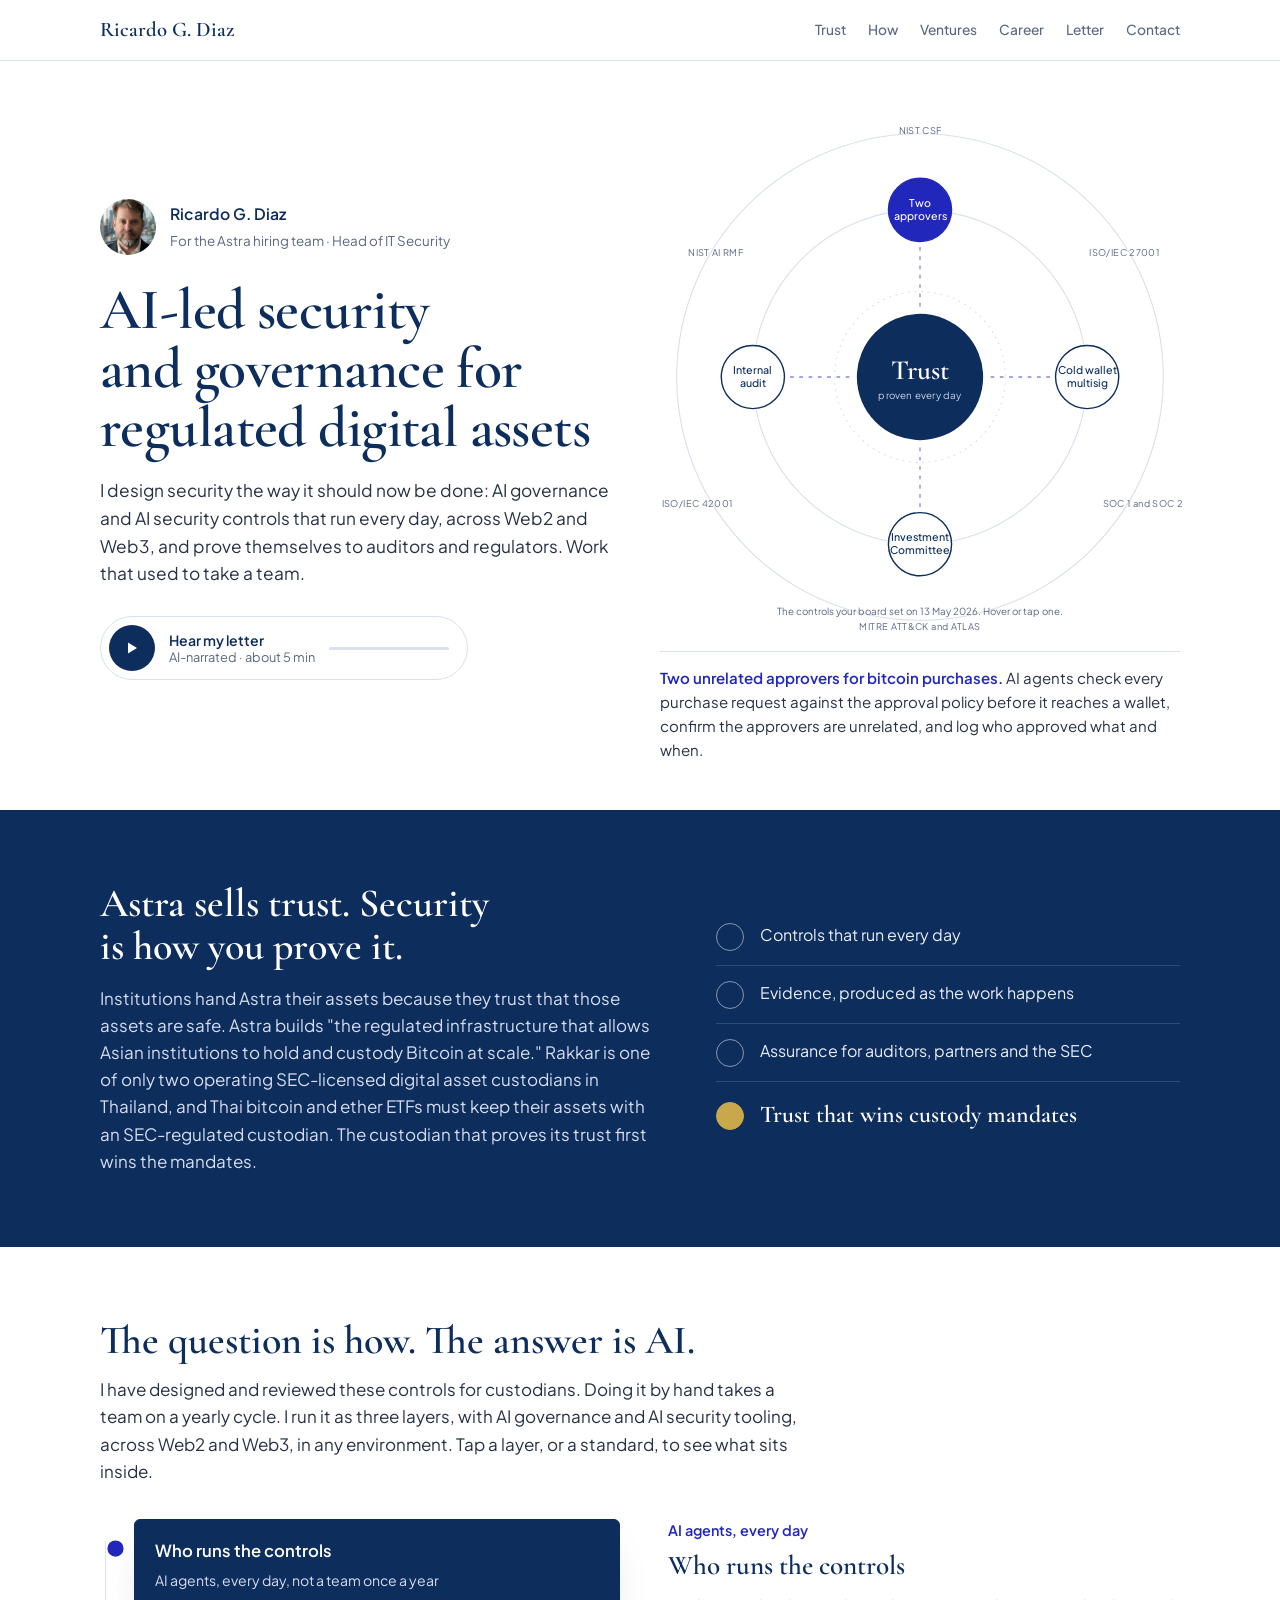
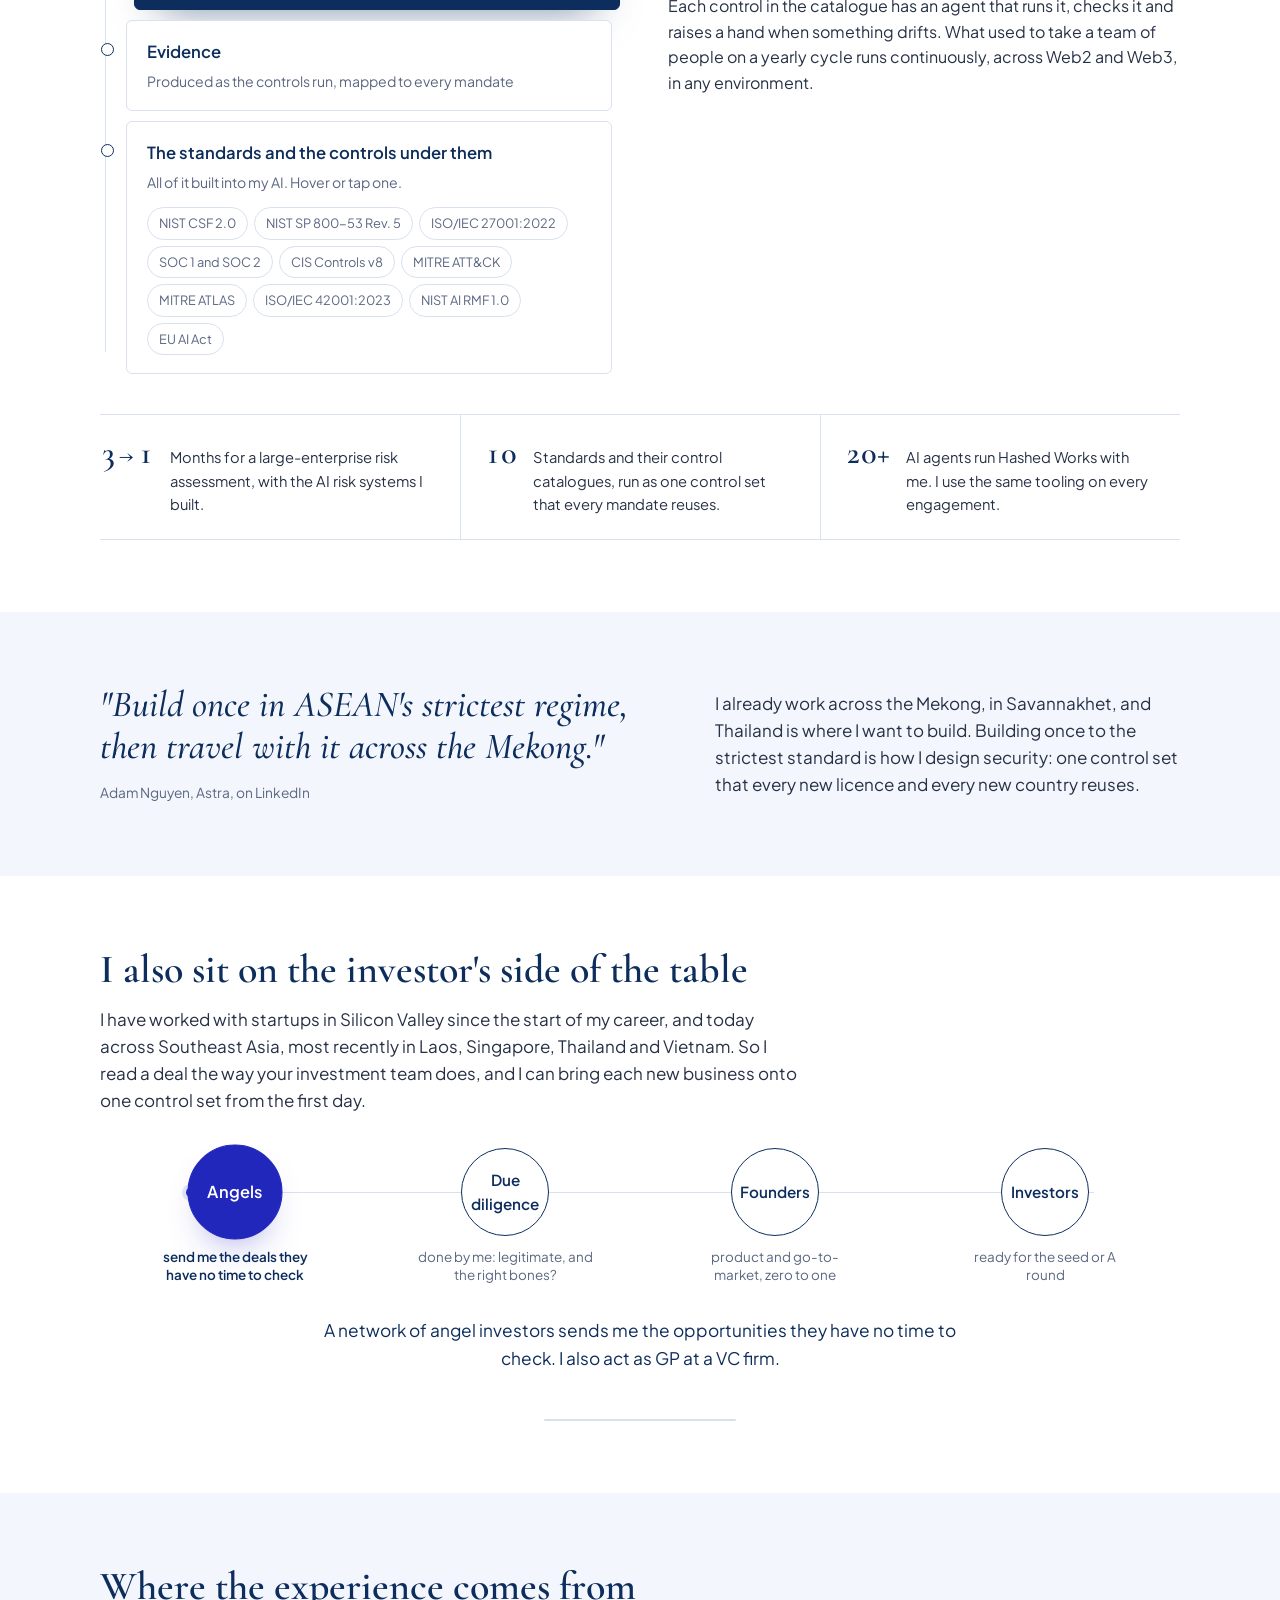
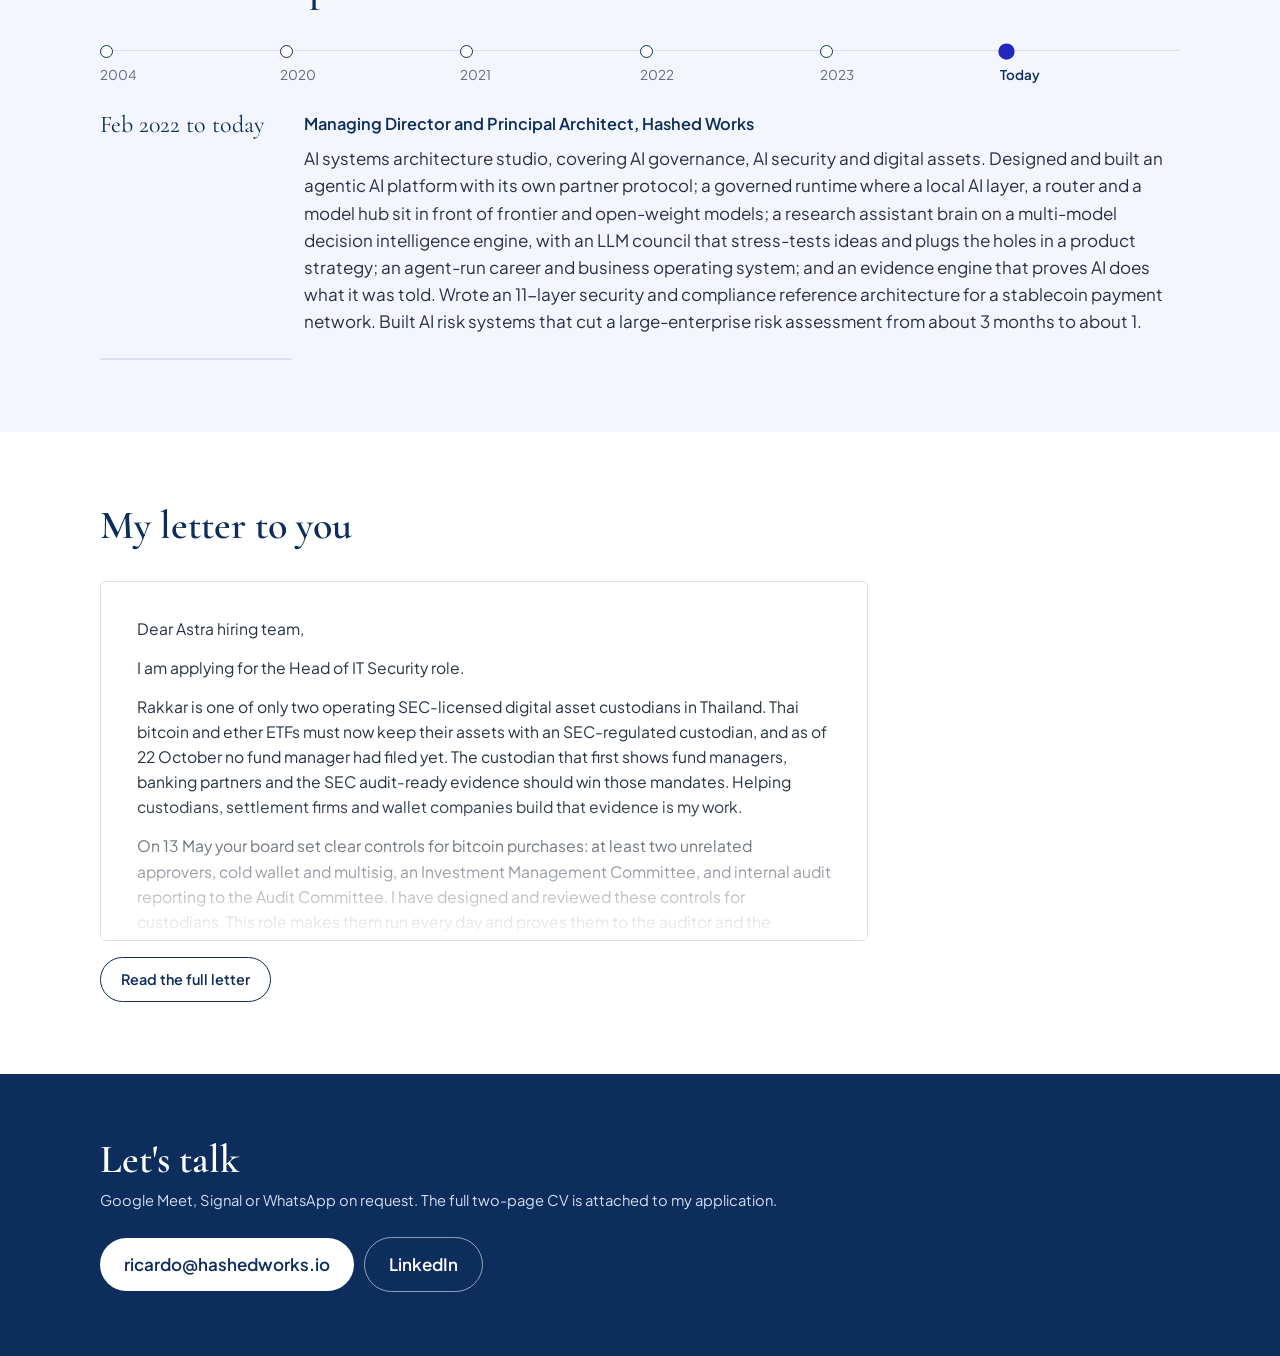
<file: astra/index.html>
<!doctype html>
<html lang="en">
<head>
<meta charset="utf-8">
<meta name="viewport" content="width=device-width,initial-scale=1">
<meta name="robots" content="noindex,nofollow">
<title>Ricardo Diaz for Astra</title>
<link rel="preconnect" href="https://fonts.googleapis.com">
<link rel="stylesheet" href="https://fonts.googleapis.com/css2?family=Cormorant+Garamond:ital,wght@0,500;0,600;1,500&family=Plus+Jakarta+Sans:wght@400;500;600&display=swap">
<style>
/* Astra's own deck grammar: white panels, navy blocks, one thin orbit. Faces are Astra's (Cormorant Garamond, Plus Jakarta Sans). One accent: royal blue. */
:root{
  --navy:#0d2d5c; --navy-2:#0a1f3f; --royal:#2227bc; --gold:#c9a84c;
  --bg:#ffffff; --panel:#f3f6fc; --ink:#0d2d5c; --text:#273146; --muted:#5b6782; --line:#d9e0ee;
  --serif:"Cormorant Garamond",Garamond,Georgia,serif; --sans:"Plus Jakarta Sans",Arial,sans-serif;
  --ease:cubic-bezier(.23,1,.32,1);
}
@media (prefers-color-scheme:dark){:root:not([data-theme="light"]){--bg:#0a1730;--panel:#0f1f42;--ink:#ffffff;--text:#dfe6f6;--muted:#a3b0cf;--line:#223768;color-scheme:dark}}
:root[data-theme="dark"]{--bg:#0a1730;--panel:#0f1f42;--ink:#ffffff;--text:#dfe6f6;--muted:#a3b0cf;--line:#223768;color-scheme:dark}
*{box-sizing:border-box}
html{scroll-behavior:smooth}
::selection{background:var(--royal);color:#fff}
body{margin:0;background:var(--bg);color:var(--text);font-family:var(--sans);font-size:17px;line-height:1.6;-webkit-font-smoothing:antialiased}
h1,h2,h3,p{margin:0}
h1,h2{font-family:var(--serif);font-weight:600;color:var(--ink);text-wrap:balance}
h1{font-size:clamp(2.4rem,4.6vw,3.6rem);line-height:1.02;letter-spacing:-.01em}
h2{font-size:clamp(1.8rem,3.2vw,2.5rem);line-height:1.08}
h3{font-size:1.02rem;font-weight:600;color:var(--ink)}
a{color:var(--royal);text-underline-offset:3px}
.wrap{max-width:70rem;margin:0 auto;padding:0 20px}
button{font:inherit;cursor:pointer;transition:transform .16s var(--ease),background .2s,color .2s,border-color .2s}
button:active{transform:scale(.97)}
:focus-visible{outline:3px solid var(--royal);outline-offset:3px;border-radius:4px}
::-webkit-scrollbar{width:10px}::-webkit-scrollbar-thumb{background:var(--line);border-radius:10px}
svg{display:block}

nav{position:sticky;top:0;z-index:5;background:color-mix(in srgb,var(--bg) 86%,transparent);backdrop-filter:blur(12px);border-bottom:1px solid var(--line)}
nav .wrap{display:flex;align-items:center;gap:22px;height:60px;white-space:nowrap;overflow-x:auto;scrollbar-width:none}
nav b{font-family:var(--serif);font-size:1.3rem;font-weight:600;color:var(--ink);margin-right:auto}
nav a{color:var(--muted);text-decoration:none;font-size:.86rem;font-weight:500}
nav a:hover{color:var(--royal)}

/* hero: thesis on the left, the mechanism running on the right */
.hero{padding:56px 0 48px}
.hero .wrap{display:grid;grid-template-columns:minmax(0,1fr) minmax(0,1fr);gap:40px;align-items:center}
.hero .who{display:flex;align-items:center;gap:14px;margin-bottom:26px}
.hero .who img{width:56px;height:56px;border-radius:50%;object-fit:cover;object-position:50% 40%}
.hero .who b{display:block;color:var(--ink);font-weight:600;font-size:.98rem}
.hero .who span{font-size:.84rem;color:var(--muted)}
.hero p.lead{margin-top:20px;font-size:1.08rem;max-width:34rem}
.player{margin-top:28px;display:inline-flex;align-items:center;gap:14px;padding:8px 18px 8px 8px;border:1px solid var(--line);border-radius:999px;background:var(--bg);max-width:100%}
.player button{width:46px;height:46px;border-radius:50%;border:0;background:var(--navy);color:#fff;display:grid;place-items:center;flex:none}
.player button:hover{background:var(--royal)}
.player .meta{font-size:.8rem;color:var(--muted);line-height:1.3}
.player .meta strong{display:block;color:var(--ink);font-weight:600;font-size:.88rem}
.player .bar{height:3px;width:120px;background:var(--line);border-radius:3px;overflow:hidden}
.player .bar i{display:block;height:100%;width:0;background:var(--royal);transition:width .25s linear}

/* orbit */
.orbit{position:relative;aspect-ratio:1;max-width:560px;margin:0 auto;width:100%}
.orbit svg{width:100%;height:100%;overflow:visible}
.orbit .ring{fill:none;stroke:var(--line);stroke-width:1.2}
.orbit .spoke{stroke:var(--royal);stroke-width:1.4;stroke-dasharray:4 6;opacity:.55}
.orbit .core{fill:var(--navy)}
.orbit .core-t{font-family:var(--serif);font-size:30px;font-weight:600;fill:#fff;text-anchor:middle}
.orbit .core-s{font-family:var(--sans);font-size:10.5px;fill:#c9d3ea;text-anchor:middle;letter-spacing:.02em}
.orbit .pulse{fill:var(--royal)}
.orbit .node{cursor:pointer}
.orbit .node circle{fill:var(--bg);stroke:var(--navy);stroke-width:1.5;transition:fill .2s,stroke .2s,r .2s var(--ease)}
.orbit .node text{font-family:var(--sans);font-size:11.5px;font-weight:500;fill:var(--ink);text-anchor:middle;pointer-events:none}
.orbit .node:hover circle,.orbit .node.on circle{fill:var(--royal);stroke:var(--royal)}
.orbit .node.on text,.orbit .node:hover text{fill:#fff}
.orbit .node:focus,.orbit .node:focus-visible{outline:none}
.orbit .node:focus-visible circle{stroke:var(--gold);stroke-width:3}
.orbit .std{font-family:var(--sans);font-size:10px;fill:var(--muted);text-anchor:middle;letter-spacing:.04em}
.orbit .cap{font-family:var(--sans);font-size:10.5px;fill:var(--muted);text-anchor:middle}
.how{margin-top:14px;min-height:5.2rem;border-top:1px solid var(--line);padding-top:14px;font-size:.94rem}
.how b{color:var(--royal);font-weight:600}
.how p{transition:opacity .22s var(--ease),filter .22s var(--ease)}
.how p.swap{opacity:0;filter:blur(2px)}
@media (prefers-reduced-motion:no-preference){
  .orbit .pulse{animation:travel 2.6s var(--ease) infinite}
  .orbit .pulse.p2{animation-delay:.65s}.orbit .pulse.p3{animation-delay:1.3s}.orbit .pulse.p4{animation-delay:1.95s}
  @keyframes travel{0%{offset-distance:0%;opacity:0}12%{opacity:1}88%{opacity:1}100%{offset-distance:100%;opacity:0}}
  .orbit .ringspin{transform-origin:280px 280px;animation:spin 90s linear infinite}
  @keyframes spin{to{transform:rotate(360deg)}}
}

/* sections */
section{padding:72px 0}
section.panel{background:var(--panel)}
.head{max-width:44rem;margin-bottom:34px;display:flex;flex-direction:column;gap:14px}

/* trust: navy block */
.trust{background:var(--navy);color:#fff;padding:72px 0}
.trust h2{color:#fff}
.trust p{color:#d5ddf2}
.trust .wrap{display:grid;grid-template-columns:1.1fr .9fr;gap:48px;align-items:center}
.chain{list-style:none;margin:0;padding:0;display:flex;flex-direction:column}
.chain li{display:grid;grid-template-columns:28px 1fr;gap:16px;align-items:start;padding:14px 0;border-top:1px solid rgba(255,255,255,.14);color:#e8edf8;font-size:1rem}
.chain li:first-child{border-top:0}
.chain li i{display:block;width:28px;height:28px;border-radius:50%;border:1.5px solid rgba(255,255,255,.5);margin-top:1px}
.chain li:last-child{font-family:var(--serif);font-size:1.5rem;font-weight:600;color:#fff;align-items:center}
.chain li:last-child i{background:var(--gold);border-color:var(--gold)}

/* how: three layers, one detail */
.stack{display:grid;grid-template-columns:minmax(0,1fr) minmax(0,1fr);gap:56px;align-items:start;margin-top:6px}
.layers{position:relative;display:flex;flex-direction:column;gap:10px;padding-left:26px}
.layers::before{content:"";position:absolute;left:5px;top:22px;bottom:22px;width:1px;background:var(--line)}
.layer{position:relative;text-align:left;border:1px solid var(--line);background:var(--bg);border-radius:6px;padding:18px 20px;display:grid;grid-template-columns:1fr;gap:4px;color:var(--ink);transition:transform .3s var(--ease),background .3s var(--ease),border-color .3s,box-shadow .3s var(--ease);cursor:pointer;font:inherit}
.layer::before{content:"";position:absolute;left:-26px;top:22px;width:11px;height:11px;border-radius:50%;background:var(--bg);border:1.5px solid var(--navy);transition:background .2s,border-color .2s,transform .2s var(--ease)}
.layer:hover{transform:translateX(4px);border-color:var(--navy)}
.layer.on{background:var(--navy);border-color:var(--navy);color:#fff;transform:translateX(8px);box-shadow:0 22px 44px -26px rgba(13,45,92,.65)}
.layer.on::before{background:var(--royal);border-color:var(--royal);transform:scale(1.25)}
.layer .n{font-weight:600;font-size:1.04rem}
.layer .d{font-size:.88rem;color:var(--muted)}
.layer.on .d{color:#d5ddf2}
.layer .chips{display:flex;flex-wrap:wrap;gap:6px;margin-top:10px}
.layer .chips button{border:1px solid var(--line);background:transparent;border-radius:999px;padding:5px 11px;font-size:.8rem;color:var(--muted);font:inherit;font-size:.8rem;transition:background .2s,color .2s,border-color .2s,transform .16s var(--ease)}
.layer .chips button:hover{border-color:var(--royal);color:var(--royal)}
.layer .chips button:active{transform:scale(.97)}
.layer.on .chips button{border-color:rgba(255,255,255,.35);color:#e8edf8}
.layer.on .chips button:hover,.layer.on .chips button.on{background:var(--royal);border-color:var(--royal);color:#fff}
.detail{position:sticky;top:84px;min-height:18rem}
.detail h3{font-family:var(--serif);font-size:1.7rem;font-weight:600;line-height:1.15;margin-bottom:12px}
.detail .cnt{color:var(--royal);font-weight:600;font-size:.9rem;margin-bottom:8px}
.detail p{font-size:1rem}
.fam{display:flex;flex-wrap:wrap;gap:6px;margin-top:16px}
.fam span{border:1px solid var(--line);border-radius:4px;padding:4px 9px;font-size:.8rem;color:var(--ink);background:var(--panel)}
.detail>*{transition:opacity .22s var(--ease),filter .22s var(--ease),transform .22s var(--ease)}
.detail.swap>*{opacity:0;filter:blur(2px);transform:translateY(4px)}

/* proof line */
.proof{display:grid;grid-template-columns:repeat(3,1fr);gap:0;border-top:1px solid var(--line);border-bottom:1px solid var(--line);margin:40px 0 0}
.proof div{padding:22px 24px 22px 0;display:flex;gap:16px;align-items:baseline}
.proof div+div{border-left:1px solid var(--line);padding-left:24px}
.proof em{font-family:var(--serif);font-style:normal;font-size:2rem;white-space:nowrap;line-height:1;color:var(--ink);font-weight:600;font-variant-numeric:tabular-nums}
.proof p{font-size:.92rem}

/* mekong */
.mekong .wrap{display:grid;grid-template-columns:1.2fr 1fr;gap:56px;align-items:center}
blockquote{margin:0;font-family:var(--serif);font-size:clamp(1.7rem,3vw,2.3rem);line-height:1.15;color:var(--ink);font-weight:500;font-style:italic}
.by{margin-top:14px;font-size:.86rem;color:var(--muted)}

/* ventures: deal flow */
.flow{position:relative;margin-top:14px}
.flow .line{position:absolute;left:8%;right:8%;top:44px;height:1px;background:var(--line)}
.flow .dot{position:absolute;top:40px;width:9px;height:9px;border-radius:50%;background:var(--royal);left:8%;animation:travel 6s linear infinite;box-shadow:0 0 0 4px rgba(34,39,188,.12)}
@keyframes travel{0%{left:8%;opacity:0}6%{opacity:1}94%{opacity:1}100%{left:calc(92% - 9px);opacity:0}}
.flow .stations{display:grid;grid-template-columns:repeat(4,1fr);position:relative}
.station{background:none;border:0;padding:0;text-align:center;color:var(--muted);font:inherit;display:grid;justify-items:center;gap:12px;cursor:pointer}
.station i{display:grid;place-items:center;width:88px;height:88px;border-radius:50%;background:var(--bg);border:1.5px solid var(--navy);color:var(--navy);font-style:normal;font-weight:600;font-size:.95rem;transition:background .25s var(--ease),color .25s,transform .3s var(--ease),box-shadow .3s var(--ease)}
.station:hover i{transform:translateY(-3px)}
.station:active i{transform:scale(.97)}
.station[aria-selected="true"] i{background:var(--royal);border-color:var(--royal);color:#fff;transform:scale(1.08);box-shadow:0 18px 36px -22px rgba(34,39,188,.7)}
.station small{font-size:.84rem;line-height:1.3;max-width:11rem}
.station[aria-selected="true"] small{color:var(--ink);font-weight:600}
.flow .say{margin:34px auto 0;max-width:42rem;text-align:center;min-height:5.2rem}
.flow .say p{font-size:1.08rem;color:var(--ink);transition:opacity .22s var(--ease),filter .22s var(--ease)}
.flow .say p.swap{opacity:0;filter:blur(2px)}
.cyc{height:2px;background:var(--line);border-radius:2px;overflow:hidden;margin:18px auto 0;max-width:12rem}
.cyc i{display:block;height:100%;width:0;background:var(--royal);transition:width .2s linear}

/* career timeline */
.tl{position:relative;margin-top:10px}
.tl .rail{display:grid;grid-template-columns:repeat(6,1fr);position:relative;padding-top:22px}
.tl .rail::before{content:"";position:absolute;left:0;right:0;top:8px;height:1px;background:var(--line)}
.tl .rail button{background:none;border:0;text-align:left;padding:0 10px 0 0;color:var(--muted);font-size:.84rem;position:relative}
.tl .rail button::before{content:"";position:absolute;top:-19px;left:0;width:11px;height:11px;border-radius:50%;background:var(--bg);border:1.5px solid var(--navy);transition:background .2s,transform .2s var(--ease)}
.tl .rail button[aria-selected="true"]{color:var(--ink);font-weight:600}
.tl .rail button[aria-selected="true"]::before{background:var(--royal);border-color:var(--royal);transform:scale(1.25)}
.tl .body{margin-top:26px;display:grid;grid-template-columns:11rem 1fr;gap:28px;min-height:8rem}
.tl .yrs{font-family:var(--serif);font-size:1.5rem;color:var(--ink);line-height:1.15}
.tl .body p{transition:opacity .22s var(--ease),filter .22s var(--ease)}
.tl .body .swap{opacity:0;filter:blur(2px)}
.tl .cyc{margin:22px 0 0;max-width:12rem}

/* letter */
.letter{position:relative;max-width:48rem;background:var(--bg);border:1px solid var(--line);border-radius:6px;padding:34px 36px;max-height:360px;overflow:hidden;transition:max-height .6s var(--ease)}
.letter p{margin-bottom:14px;font-size:.98rem}
.letter.open{max-height:5000px}
.letter:not(.open)::after{content:"";position:absolute;left:0;right:0;bottom:0;height:140px;background:linear-gradient(transparent,var(--bg))}
.more{margin-top:16px;background:none;border:1px solid var(--navy);color:var(--navy);border-radius:999px;padding:10px 20px;font-weight:600;font-size:.9rem}
.more:hover{background:var(--navy);color:#fff}

/* close */
.contact{background:var(--navy);color:#fff;padding:64px 0}
.contact .wrap{display:flex;flex-wrap:wrap;justify-content:space-between;align-items:center;gap:24px}
.contact h2{color:#fff}
.contact p{color:#d5ddf2;font-size:.92rem;margin-top:8px}
.contact a.btn{display:inline-block;background:#fff;color:var(--navy);text-decoration:none;font-weight:600;padding:13px 24px;border-radius:999px;margin-right:10px;transition:transform .16s var(--ease)}
.contact a.btn:active{transform:scale(.97)}
.contact a.ghost{background:transparent;color:#fff;border:1px solid rgba(255,255,255,.55)}

@media (prefers-reduced-motion:no-preference){
  .hero .in{opacity:0;transform:translateY(10px);animation:in .7s var(--ease) forwards}
  .hero .in:nth-child(2){animation-delay:.06s}.hero .in:nth-child(3){animation-delay:.12s}.hero .in:nth-child(4){animation-delay:.18s}
  @keyframes in{to{opacity:1;transform:none}}
}
@media (max-width:860px){
  .hero .wrap,.trust .wrap,.mekong .wrap{grid-template-columns:1fr;gap:34px}
  .orbit{max-width:420px}
  .proof,.stack{grid-template-columns:1fr}
  .proof div+div{border-left:0;padding-left:0;border-top:1px solid var(--line)}
  .proof div{padding:18px 0}
  .stack{gap:28px}.detail{position:static;min-height:0}
  .flow .stations{grid-template-columns:repeat(2,1fr);gap:22px 8px}.flow .line,.flow .dot{display:none}.station i{width:76px;height:76px;font-size:.88rem}
  .row{grid-template-columns:1fr;gap:6px}
  .tl .rail{grid-template-columns:repeat(3,1fr);row-gap:28px}
  .tl .body{grid-template-columns:1fr;gap:10px}
  .letter{padding:24px 20px}
  section{padding:56px 0}
}
</style>
</head>
<body>

<nav><div class="wrap">
  <b>Ricardo G. Diaz</b>
  <a href="#trust">Trust</a><a href="#how">How</a><a href="#ventures">Ventures</a><a href="#career">Career</a><a href="#letter">Letter</a><a href="#contact">Contact</a>
</div></nav>

<header class="hero">
  <div class="wrap">
    <div>
      <div class="who in"><img src="photo.jpg" alt="Ricardo G. Diaz"><div><b>Ricardo G. Diaz</b><span>For the Astra hiring team · Head of IT Security</span></div></div>
      <h1 class="in">AI-led security and governance for regulated digital assets</h1>
      <p class="lead in">I design security the way it should now be done: AI governance and AI security controls that run every day, across Web2 and Web3, and prove themselves to auditors and regulators. Work that used to take a team.</p>
      <div class="player in" id="player">
        <button type="button" id="pp" aria-label="Play my letter"><svg id="ic" width="16" height="16" viewBox="0 0 16 16" aria-hidden="true"><path d="M4 2.5v11l9-5.5z" fill="currentColor"/></svg></button>
        <div class="meta"><strong>Hear my letter</strong><span id="time">AI-narrated · about 5 min</span></div>
        <div class="bar" aria-hidden="true"><i id="prog"></i></div>
      </div>
      <audio id="aud" src="letter.mp3" preload="none"></audio>
    </div>

    <div>
      <div class="orbit" id="orbit" role="group" aria-label="The four board controls, run every day by AI agents, feeding evidence to the centre: trust">
        <svg viewBox="0 0 560 560">
          <g class="ringspin"><circle class="ring" cx="280" cy="280" r="262"/></g>
          <circle class="ring" cx="280" cy="280" r="180"/>
          <circle class="ring" cx="280" cy="280" r="92" style="stroke-dasharray:2 5"/>
          <!-- standards on the outer ring -->
          <text class="std" x="280" y="18">NIST CSF</text>
          <text class="std" x="500" y="150">ISO/IEC 27001</text>
          <text class="std" x="520" y="420">SOC 1 and SOC 2</text>
          <text class="std" x="280" y="552">MITRE ATT&amp;CK and ATLAS</text>
          <text class="std" x="40" y="420">ISO/IEC 42001</text>
          <text class="std" x="60" y="150">NIST AI RMF</text>
          <!-- spokes -->
          <line class="spoke" x1="280" y1="100" x2="280" y2="210"/>
          <line class="spoke" x1="460" y1="280" x2="350" y2="280"/>
          <line class="spoke" x1="280" y1="460" x2="280" y2="350"/>
          <line class="spoke" x1="100" y1="280" x2="210" y2="280"/>
          <!-- evidence pulses -->
          <circle class="pulse p1" r="4" style="offset-path:path('M280 100 L280 212')"/>
          <circle class="pulse p2" r="4" style="offset-path:path('M460 280 L348 280')"/>
          <circle class="pulse p3" r="4" style="offset-path:path('M280 460 L280 348')"/>
          <circle class="pulse p4" r="4" style="offset-path:path('M100 280 L212 280')"/>
          <!-- core -->
          <circle class="core" cx="280" cy="280" r="68"/>
          <text class="core-t" x="280" y="282">Trust</text>
          <text class="core-s" x="280" y="304">proven every day</text>
          <!-- nodes -->
          <g class="node on" data-i="0" tabindex="0" role="button" aria-label="Two unrelated approvers">
            <circle cx="280" cy="100" r="34"/><text x="280" y="97">Two</text><text x="280" y="111">approvers</text></g>
          <g class="node" data-i="1" tabindex="0" role="button" aria-label="Cold wallet and multisig">
            <circle cx="460" cy="280" r="34"/><text x="460" y="277">Cold wallet</text><text x="460" y="291">multisig</text></g>
          <g class="node" data-i="2" tabindex="0" role="button" aria-label="Investment Management Committee">
            <circle cx="280" cy="460" r="34"/><text x="280" y="457">Investment</text><text x="280" y="471">Committee</text></g>
          <g class="node" data-i="3" tabindex="0" role="button" aria-label="Internal audit to the Audit Committee">
            <circle cx="100" cy="280" r="34"/><text x="100" y="277">Internal</text><text x="100" y="291">audit</text></g>
          <text class="cap" x="280" y="536">The controls your board set on 13 May 2026. Hover or tap one.</text>
        </svg>
      </div>
      <div class="how" aria-live="polite"><p id="howp"><b>Two unrelated approvers for bitcoin purchases.</b> AI agents check every purchase request against the approval policy before it reaches a wallet, confirm the approvers are unrelated, and log who approved what and when.</p></div>
    </div>
  </div>
</header>

<div class="trust" id="trust">
  <div class="wrap">
    <div style="display:flex;flex-direction:column;gap:16px">
      <h2>Astra sells trust. Security is how you prove it.</h2>
      <p>Institutions hand Astra their assets because they trust that those assets are safe. Astra builds "the regulated infrastructure that allows Asian institutions to hold and custody Bitcoin at scale." Rakkar is one of only two operating SEC-licensed digital asset custodians in Thailand, and Thai bitcoin and ether ETFs must keep their assets with an SEC-regulated custodian. The custodian that proves its trust first wins the mandates.</p>
    </div>
    <ol class="chain">
      <li><i></i>Controls that run every day</li>
      <li><i></i>Evidence, produced as the work happens</li>
      <li><i></i>Assurance for auditors, partners and the SEC</li>
      <li><i></i>Trust that wins custody mandates</li>
    </ol>
  </div>
</div>

<section id="how">
  <div class="wrap">
    <div class="head">
      <h2>The question is how. The answer is AI.</h2>
      <p>I have designed and reviewed these controls for custodians. Doing it by hand takes a team on a yearly cycle. I run it as three layers, with AI governance and AI security tooling, across Web2 and Web3, in any environment. Tap a layer, or a standard, to see what sits inside.</p>
    </div>
    <div class="stack">
      <div class="layers" role="tablist" aria-label="The three layers">
        <button type="button" role="tab" class="layer on" data-l="0" aria-selected="true"><span class="n">Who runs the controls</span><span class="d">AI agents, every day, not a team once a year</span></button>
        <button type="button" role="tab" class="layer" data-l="1" aria-selected="false"><span class="n">Evidence</span><span class="d">Produced as the controls run, mapped to every mandate</span></button>
        <div class="layer" data-l="2" role="tab" tabindex="0" aria-selected="false"><span class="n">The standards and the controls under them</span><span class="d">All of it built into my AI. Hover or tap one.</span>
          <div class="chips" id="chips"></div>
        </div>
      </div>
      <div class="detail" id="detail" aria-live="polite"></div>
    </div>
    <div class="proof">
      <div><em>3<span style="font-size:1.4rem;margin:0 .15em">→</span>1</em><p>Months for a large-enterprise risk assessment, with the AI risk systems I built.</p></div>
      <div><em>10</em><p>Standards and their control catalogues, run as one control set that every mandate reuses.</p></div>
      <div><em>20+</em><p>AI agents run Hashed Works with me. I use the same tooling on every engagement.</p></div>
    </div>
  </div>
</section>

<section class="panel mekong">
  <div class="wrap">
    <div>
      <blockquote>"Build once in ASEAN's strictest regime, then travel with it across the Mekong."</blockquote>
      <p class="by">Adam Nguyen, Astra, on LinkedIn</p>
    </div>
    <p>I already work across the Mekong, in Savannakhet, and Thailand is where I want to build. Building once to the strictest standard is how I design security: one control set that every new licence and every new country reuses.</p>
  </div>
</section>

<section id="ventures">
  <div class="wrap">
    <div class="head">
      <h2>I also sit on the investor's side of the table</h2>
      <p>I have worked with startups in Silicon Valley since the start of my career, and today across Southeast Asia, most recently in Laos, Singapore, Thailand and Vietnam. So I read a deal the way your investment team does, and I can bring each new business onto one control set from the first day.</p>
    </div>
    <div class="flow" id="flow">
      <span class="line"></span><span class="dot"></span>
      <div class="stations" role="tablist" aria-label="How a deal moves through me">
        <button type="button" role="tab" class="station" data-s="0" aria-selected="true"><i>Angels</i><small>send me the deals they have no time to check</small></button>
        <button type="button" role="tab" class="station" data-s="1" aria-selected="false"><i>Due diligence</i><small>done by me: legitimate, and the right bones?</small></button>
        <button type="button" role="tab" class="station" data-s="2" aria-selected="false"><i>Founders</i><small>product and go-to-market, zero to one</small></button>
        <button type="button" role="tab" class="station" data-s="3" aria-selected="false"><i>Investors</i><small>ready for the seed or A round</small></button>
      </div>
      <div class="say"><p id="vsay"></p></div>
      <div class="cyc"><i id="vcyc"></i></div>
    </div>
  </div>
</section>

<section class="panel" id="career">
  <div class="wrap">
    <div class="head"><h2>Where the experience comes from</h2></div>
    <div class="tl">
      <div class="rail" role="tablist">
        <button role="tab" aria-selected="false" data-c="5">2004</button>
        <button role="tab" aria-selected="false" data-c="4">2020</button>
        <button role="tab" aria-selected="false" data-c="3">2021</button>
        <button role="tab" aria-selected="false" data-c="2">2022</button>
        <button role="tab" aria-selected="false" data-c="1">2023</button>
        <button role="tab" aria-selected="true" data-c="0">Today</button>
      </div>
      <div class="body"><p class="yrs" id="cy">Feb 2022 to today</p><div><h3 id="ct">Managing Director and Principal Architect, Hashed Works</h3><p id="cb" style="margin-top:8px">AI systems architecture studio, covering AI governance, AI security and digital assets. Designed and built an agentic AI platform with its own partner protocol; a governed runtime where a local AI layer, a router and a model hub sit in front of frontier and open-weight models; a research assistant brain on a multi-model decision intelligence engine, with an LLM council that stress-tests ideas and plugs the holes in a product strategy; an agent-run career and business operating system; and an evidence engine that proves AI does what it was told. Wrote an 11-layer security and compliance reference architecture for a stablecoin payment network. Built AI risk systems that cut a large-enterprise risk assessment from about 3 months to about 1.</p></div></div>
      <div class="cyc"><i id="ccyc"></i></div>
    </div>
  </div>
</section>

<section id="letter">
  <div class="wrap">
    <div class="head"><h2>My letter to you</h2></div>
    <div class="letter" id="letterText">
      <p>Dear Astra hiring team,</p>
      <p>I am applying for the Head of IT Security role.</p>
      <p>Rakkar is one of only two operating SEC-licensed digital asset custodians in Thailand. Thai bitcoin and ether ETFs must now keep their assets with an SEC-regulated custodian, and as of 22 October no fund manager had filed yet. The custodian that first shows fund managers, banking partners and the SEC audit-ready evidence should win those mandates. Helping custodians, settlement firms and wallet companies build that evidence is my work.</p>
      <p>On 13 May your board set clear controls for bitcoin purchases: at least two unrelated approvers, cold wallet and multisig, an Investment Management Committee, and internal audit reporting to the Audit Committee. I have designed and reviewed these controls for custodians. This role makes them run every day and proves them to the auditor and the regulator. For security I work to the NIST Cybersecurity Framework (CSF), NIST SP 800-53 for banks, ISO/IEC 27001, SOC 1 and SOC 2, and CIS Controls v8. For threats: MITRE ATT&amp;CK, and MITRE ATLAS for AI systems. For AI governance: ISO/IEC 42001, the NIST AI Risk Management Framework (AI RMF) and the EU AI Act. One control set maps to every mandate, including the SEC's, so each new licence reuses it and security pays its way: fewer audit findings, faster approvals, more mandates.</p>
      <p>What you need right now is to show that you are compliant and that your setup is sound. I already have AI tooling built for this work, and I can show your team how it runs. Standing up SOC 2 or ISO 27001 normally takes months, because the controls are built for the audit. With my tooling the controls run first, every day, and the audit becomes proving what already works, at a pace your current maturity sets. That gets you the answers your auditors, banking partners and the SEC will ask for.</p>
      <p>Orbix has KBank behind it. Rakkar will win on product and trust, and that is where I help: what to build, how to secure it, and how to win regulated partners.</p>
      <p>At the end of 2020, BRD led a team with Deloitte, IBM and SBI Digital Asset Holdings educating major trade organizations and PayPal, and I led the PayPal education myself. Within six months, PayPal bought one of the first custodians, the security provider Curv. I led the launch of BRD's white-label wallet-as-a-service for protocols, wallets, exchanges, traditional finance, payment processors and enterprises, worked on institutional custody built on MPC and HSMs at Coinbase, and led forensics investigations after stolen digital-asset incidents. Banks I have worked with include BNYM, State Street, HSBC and Citi; at EY I worked directly with Citi's executive team on its retail crypto and custody strategy. At Oracle I founded and grew the North America security consulting practice from 15 to 55 consultants and closed a USD 10M Database Vault sale to the Mexican government.</p>
      <p>Today I run Hashed Works, an architecture studio that has worked with customers in Singapore and a government client in Vietnam, and is about to launch in Thailand. I am a US citizen and work remotely. This role would need visa sponsorship and a work permit, and I would gladly commit to a sponsoring employer for at least a year. My salary is negotiable.</p>
      <p>Banks, wallets and custody have always existed, but banks only took stablecoins seriously after President Trump signed the GENIUS Act in July 2025. Since the second half of 2025, bank after bank and country after country has wanted its own stablecoin. That is crypto going mainstream in traditional finance, and it is still in its infancy. There has never been a better time to help banks and financial services keep pace with the technology while putting the right governance controls in place to do it safely, and I would welcome the chance to start that discussion with you.</p>
      <p>- Ricardo</p>
    </div>
    <button class="more" id="more" type="button">Read the full letter</button>
  </div>
</section>

<div class="contact" id="contact">
  <div class="wrap">
    <div><h2>Let's talk</h2><p>Google Meet, Signal or WhatsApp on request. The full two-page CV is attached to my application.</p></div>
    <div><a class="btn" href="mailto:ricardo@hashedworks.io">ricardo@hashedworks.io</a><a class="btn ghost" href="https://www.linkedin.com/in/Webdefense" target="_blank" rel="noopener">LinkedIn</a></div>
  </div>
</div>

<script>
(function(){
  var E="cubic-bezier(.23,1,.32,1)";
  // audio
  var a=document.getElementById("aud"),pp=document.getElementById("pp"),ic=document.getElementById("ic"),pr=document.getElementById("prog"),tm=document.getElementById("time");
  var PLAY='<path d="M4 2.5v11l9-5.5z" fill="currentColor"/>',PAUSE='<path d="M3.5 2.5h3v11h-3zM9.5 2.5h3v11h-3z" fill="currentColor"/>';
  pp.addEventListener("click",function(){ if(a.paused){a.play();ic.innerHTML=PAUSE;pp.setAttribute("aria-label","Pause");} else {a.pause();ic.innerHTML=PLAY;pp.setAttribute("aria-label","Play my letter");} });
  a.addEventListener("timeupdate",function(){ if(a.duration){pr.style.width=(a.currentTime/a.duration*100)+"%";var r=Math.max(0,a.duration-a.currentTime);tm.textContent="AI-narrated · "+Math.floor(r/60)+":"+String(Math.floor(r%60)).padStart(2,"0")+" left";} });
  a.addEventListener("ended",function(){ic.innerHTML=PLAY;pr.style.width="0";tm.textContent="AI-narrated · about 5 min";});

  // orbit nodes
  var HOW=[
    ["Two unrelated approvers for bitcoin purchases.","AI agents check every purchase request against the approval policy before it reaches a wallet, confirm the approvers are unrelated, and log who approved what and when."],
    ["Cold wallet and multisig.","Agents watch wallet movements and key ceremonies against policy, on-chain and off-chain, and flag anything outside it in minutes, not at quarter end."],
    ["An Investment Management Committee.","Each committee decision is recorded against the mandate it rests on, so the evidence pack builds itself as decisions are made."],
    ["Internal audit reporting to the Audit Committee.","The Audit Committee sees live evidence mapped to ISO/IEC 27001, SOC 2 and the SEC's rules, not a yearly sample."]];
  var nodes=document.querySelectorAll(".node"),howp=document.getElementById("howp");
  function pick(i){ nodes.forEach(function(n){n.classList.toggle("on",n.dataset.i==i);}); howp.classList.add("swap"); setTimeout(function(){ howp.innerHTML="<b>"+HOW[i][0]+"</b> "+HOW[i][1]; howp.classList.remove("swap"); },180); }
  nodes.forEach(function(n){ n.addEventListener("mouseenter",function(){ if(!n.classList.contains("on"))pick(n.dataset.i);}); n.addEventListener("focus",function(){ if(!n.classList.contains("on"))pick(n.dataset.i);}); n.addEventListener("click",function(){pick(n.dataset.i);}); n.addEventListener("keydown",function(e){if(e.key==="Enter"||e.key===" "){e.preventDefault();pick(n.dataset.i);}}); });

  // generic cycler: runs only in view, pauses on hover/focus, resumes 14s after a click, off under reduced motion
  var RM=window.matchMedia("(prefers-reduced-motion: reduce)").matches;
  function cycler(root,n,ms,go,bar){
    var i=0,t0=0,raf,hold=0,vis=false,paused=false;
    function tick(ts){ if(!t0)t0=ts; var el=ts-t0; if(bar)bar.style.width=Math.min(100,el/ms*100)+"%"; if(el>=ms){t0=ts;i=(i+1)%n;go(i);} raf=requestAnimationFrame(tick); }
    function start(){ if(RM||raf||!vis||paused)return; t0=0; raf=requestAnimationFrame(tick); }
    function stop(){ if(raf)cancelAnimationFrame(raf); raf=0; if(bar)bar.style.width="0"; }
    root.addEventListener("mouseenter",function(){paused=true;stop();}); root.addEventListener("mouseleave",function(){paused=false;start();});
    root.addEventListener("focusin",function(){paused=true;stop();}); root.addEventListener("focusout",function(){paused=false;start();});
    if("IntersectionObserver" in window){ new IntersectionObserver(function(es){ vis=es[0].isIntersecting; vis?start():stop(); },{threshold:.35}).observe(root); } else { vis=true; start(); }
    return { set:function(k){ i=k; stop(); clearTimeout(hold); hold=setTimeout(function(){paused=false;start();},14000); } };
  }

  // how: three layers
  var STD=[
    ["NIST CSF 2.0","6 functions","The outcome map every other framework hangs off.",["Govern","Identify","Protect","Detect","Respond","Recover"]],
    ["NIST SP 800-53 Rev. 5","20 control families","The deepest control catalogue; my agents map the others to it.",["Access Control","Awareness and Training","Audit and Accountability","Assessment and Authorization","Configuration Management","Contingency Planning","Identification and Authentication","Incident Response","Maintenance","Media Protection","Physical and Environmental Protection","Planning","Program Management","Personnel Security","PII Processing and Transparency","Risk Assessment","System and Services Acquisition","System and Communications Protection","System and Information Integrity","Supply Chain Risk Management"]],
    ["ISO/IEC 27001:2022","93 Annex A controls, 4 themes","The certificate regulators and banks ask for first.",["Organizational (37)","People (8)","Physical (14)","Technological (34)"]],
    ["SOC 1 and SOC 2","5 Trust Services Criteria","SOC 1 covers controls over financial reporting; SOC 2 proves the controls you already run.",["Security","Availability","Processing Integrity","Confidentiality","Privacy"]],
    ["CIS Controls v8","18 controls","The practical baseline I stand a security function up on.",["Enterprise Asset Inventory","Software Asset Inventory","Data Protection","Secure Configuration","Account Management","Access Control Management","Continuous Vulnerability Management","Audit Log Management","Email and Web Browser Protections","Malware Defenses","Data Recovery","Network Infrastructure Management","Network Monitoring and Defense","Security Awareness and Skills Training","Service Provider Management","Application Software Security","Incident Response Management","Penetration Testing"]],
    ["MITRE ATT&CK","14 enterprise tactics","How attackers actually move; every control is tested against it.",["Reconnaissance","Resource Development","Initial Access","Execution","Persistence","Privilege Escalation","Defense Evasion","Credential Access","Discovery","Lateral Movement","Collection","Command and Control","Exfiltration","Impact"]],
    ["MITRE ATLAS","Tactics and techniques against AI systems","The attack map for the AI itself, from model access to attack staging.",["ML Model Access","ML Attack Staging","Prompt and data poisoning paths","Model theft and evasion"]],
    ["ISO/IEC 42001:2023","AI management system","The management standard for how an organisation governs its AI.",["AI policies","Internal organization","Resources for AI systems","AI system impact assessment","AI system life cycle","Data for AI systems","Information for interested parties","Use of AI systems","Third-party relationships"]],
    ["NIST AI RMF 1.0","4 functions","Risk management for AI, mapped to the same control set.",["Govern","Map","Measure","Manage"]],
    ["EU AI Act","Obligations by risk tier","The regulation your AI use will be judged against.",["Prohibited practices","High-risk systems","Transparency obligations","General-purpose AI models"]]];
  var LAY=[
    ["Who runs the controls","AI agents, every day","Each control in the catalogue has an agent that runs it, checks it and raises a hand when something drifts. What used to take a team of people on a yearly cycle runs continuously, across Web2 and Web3, in any environment."],
    ["Evidence","Produced as the controls run","Not gathered for the audit. One control set maps to every mandate, including the SEC's, so one piece of evidence serves every regulator and your board at the same time. SOC 2 or ISO 27001 then becomes what it should be: proving controls that already run, at a pace your maturity sets."],
    ["The standards and the controls under them","Built into my AI","All ten standards, and the control catalogues under them, live in my AI and its knowledge base. The business process of assessing, implementing and keeping the controls, and so defining trust daily, is what the AI runs. Hover over or tap a standard to see what sits under it."]];
  var layers=document.querySelectorAll(".layer"),det=document.getElementById("detail"),chips=document.getElementById("chips");
  STD.forEach(function(s,k){ var b=document.createElement("button"); b.type="button"; b.textContent=s[0]; b.dataset.k=k; b.addEventListener("click",function(e){ e.stopPropagation(); layer(2,k); }); b.addEventListener("mouseenter",function(){ if(!b.classList.contains("on"))layer(2,k); }); chips.appendChild(b); });
  function show(html){ det.classList.add("swap"); setTimeout(function(){ det.innerHTML=html; det.classList.remove("swap"); },200); }
  function layer(i,k){
    layers.forEach(function(l){ var on=+l.dataset.l===i; l.classList.toggle("on",on); l.setAttribute("aria-selected",on); });
    chips.querySelectorAll("button").forEach(function(b){ b.classList.toggle("on", i===2 && +b.dataset.k===k); });
    if(i===2 && k!=null){ var s=STD[k]; show("<p class='cnt'>"+s[1]+"</p><h3>"+s[0]+"</h3><p>"+s[2]+" My agents run these controls daily and keep the evidence for each one.</p><div class='fam'>"+s[3].map(function(f){return "<span>"+f+"</span>";}).join("")+"</div>"); }
    else { var L2=LAY[i]; show("<p class='cnt'>"+L2[1]+"</p><h3>"+L2[0]+"</h3><p>"+L2[2]+"</p>"); }
  }
  layers.forEach(function(l){ l.addEventListener("click",function(){ layer(+l.dataset.l); }); l.addEventListener("mouseenter",function(){ if(!l.classList.contains("on"))layer(+l.dataset.l); }); l.addEventListener("keydown",function(e){ if(e.key==="Enter"||e.key===" "){ e.preventDefault(); layer(+l.dataset.l); } }); });
  det.innerHTML="<p class='cnt'>"+LAY[0][1]+"</p><h3>"+LAY[0][0]+"</h3><p>"+LAY[0][2]+"</p>";

  // ventures: deal flow, cycling
  var V=[
    "A network of angel investors sends me the opportunities they have no time to check. I also act as GP at a VC firm.",
    "I do the due diligence myself. Is the startup legitimate, and does it have the right bones? Product ideas are stress-tested by my own panel of AI agents before money goes in.",
    "Product and go-to-market strategy, business models and first hires, from zero to one.",
    "I prepare the founders and put them in front of investors, ready for the seed or A round. Silicon Valley since the start of my career; Laos, Singapore, Thailand and Vietnam today."];
  var sts=document.querySelectorAll(".station"),vsay=document.getElementById("vsay");
  function station(i){ sts.forEach(function(b,k){ b.setAttribute("aria-selected",k===i); }); vsay.classList.add("swap"); setTimeout(function(){ vsay.textContent=V[i]; vsay.classList.remove("swap"); },180); }
  vsay.textContent=V[0];
  var vc=cycler(document.getElementById("flow"),4,5000,station,document.getElementById("vcyc"));
  sts.forEach(function(b,k){ function go(){ if(b.getAttribute("aria-selected")!=="true"){ station(k); vc.set(k); } } b.addEventListener("click",function(){ station(k); vc.set(k); }); b.addEventListener("mouseenter",go); b.addEventListener("focus",go); });

  // career timeline
  var C=[
    ["Feb 2022 to today","Managing Director and Principal Architect, Hashed Works","AI systems architecture studio, covering AI governance, AI security and digital assets. Designed and built an agentic AI platform with its own partner protocol; a governed runtime where a local AI layer, a router and a model hub sit in front of frontier and open-weight models; a research assistant brain on a multi-model decision intelligence engine, with an LLM council that stress-tests ideas and plugs the holes in a product strategy; an agent-run career and business operating system; and an evidence engine that proves AI does what it was told. Wrote an 11-layer security and compliance reference architecture for a stablecoin payment network. Built AI risk systems that cut a large-enterprise risk assessment from about 3 months to about 1."],
    ["Jul 2023 to Aug 2024","CISO and VP of Business Development, a security technology company","Built the security function from zero on NIST CSF, CIS Controls v8 and MITRE ATT&CK. Virtual CISO for one of the world's top three semiconductor test companies."],
    ["Jul 2022 to Jun 2023","Director, Global Head of Product, Blockchain Financial Services, EY","Set global product strategy for EY Tokenized Securities Services. Worked directly with Citi's executive team on its retail crypto and custody strategy."],
    ["Dec 2021 to Feb 2022","Solutions Architect, Institutional, Coinbase","Prime brokerage, custody and crypto infrastructure for large institutions, using MPC key management and HSMs."],
    ["Aug 2020 to Dec 2021","Head of Solutions, BRD (acquired by Coinbase)","Led solutions for North America, Asia and emerging markets: wallets, custody and APIs for institutions. Led the launch of BRD's white-label wallet-as-a-service for protocols, wallets, exchanges, traditional finance, payment processors and enterprises. Led the PayPal education in a team with Deloitte, IBM and SBI Digital Asset Holdings."],
    ["Jun 2004 to Mar 2017","Security Architect to Director, Oracle","Founded and grew the North America security consulting practice from 15 to 55 consultants, delivering control assessments for banks and custodians. Closed a USD 10M Database Vault sale to the Mexican government."]];
  var tabs=document.querySelectorAll(".rail button"),cy=document.getElementById("cy"),ct=document.getElementById("ct"),cb=document.getElementById("cb");
  var ORDER=[5,4,3,2,1,0];
  function era(i){ tabs.forEach(function(x){x.setAttribute("aria-selected",+x.dataset.c===i);}); [cy,ct,cb].forEach(function(e){e.classList.add("swap");}); setTimeout(function(){cy.textContent=C[i][0];ct.textContent=C[i][1];cb.textContent=C[i][2];[cy,ct,cb].forEach(function(e){e.classList.remove("swap");});},180); }
  var cc=cycler(document.querySelector(".tl"),6,5500,function(p){ era(ORDER[p]); },document.getElementById("ccyc"));
  tabs.forEach(function(b){ function go(){ var i=+b.dataset.c; era(i); cc.set(ORDER.indexOf(i)); } b.addEventListener("click",go); b.addEventListener("mouseenter",function(){ if(b.getAttribute("aria-selected")!=="true")go(); }); });

  // letter
  var L=document.getElementById("letterText"),m=document.getElementById("more");
  m.addEventListener("click",function(){ var o=L.classList.toggle("open"); m.textContent=o?"Show less":"Read the full letter"; if(!o)L.scrollIntoView({block:"start"}); });
})();
</script>
</body>
</html>
</file>
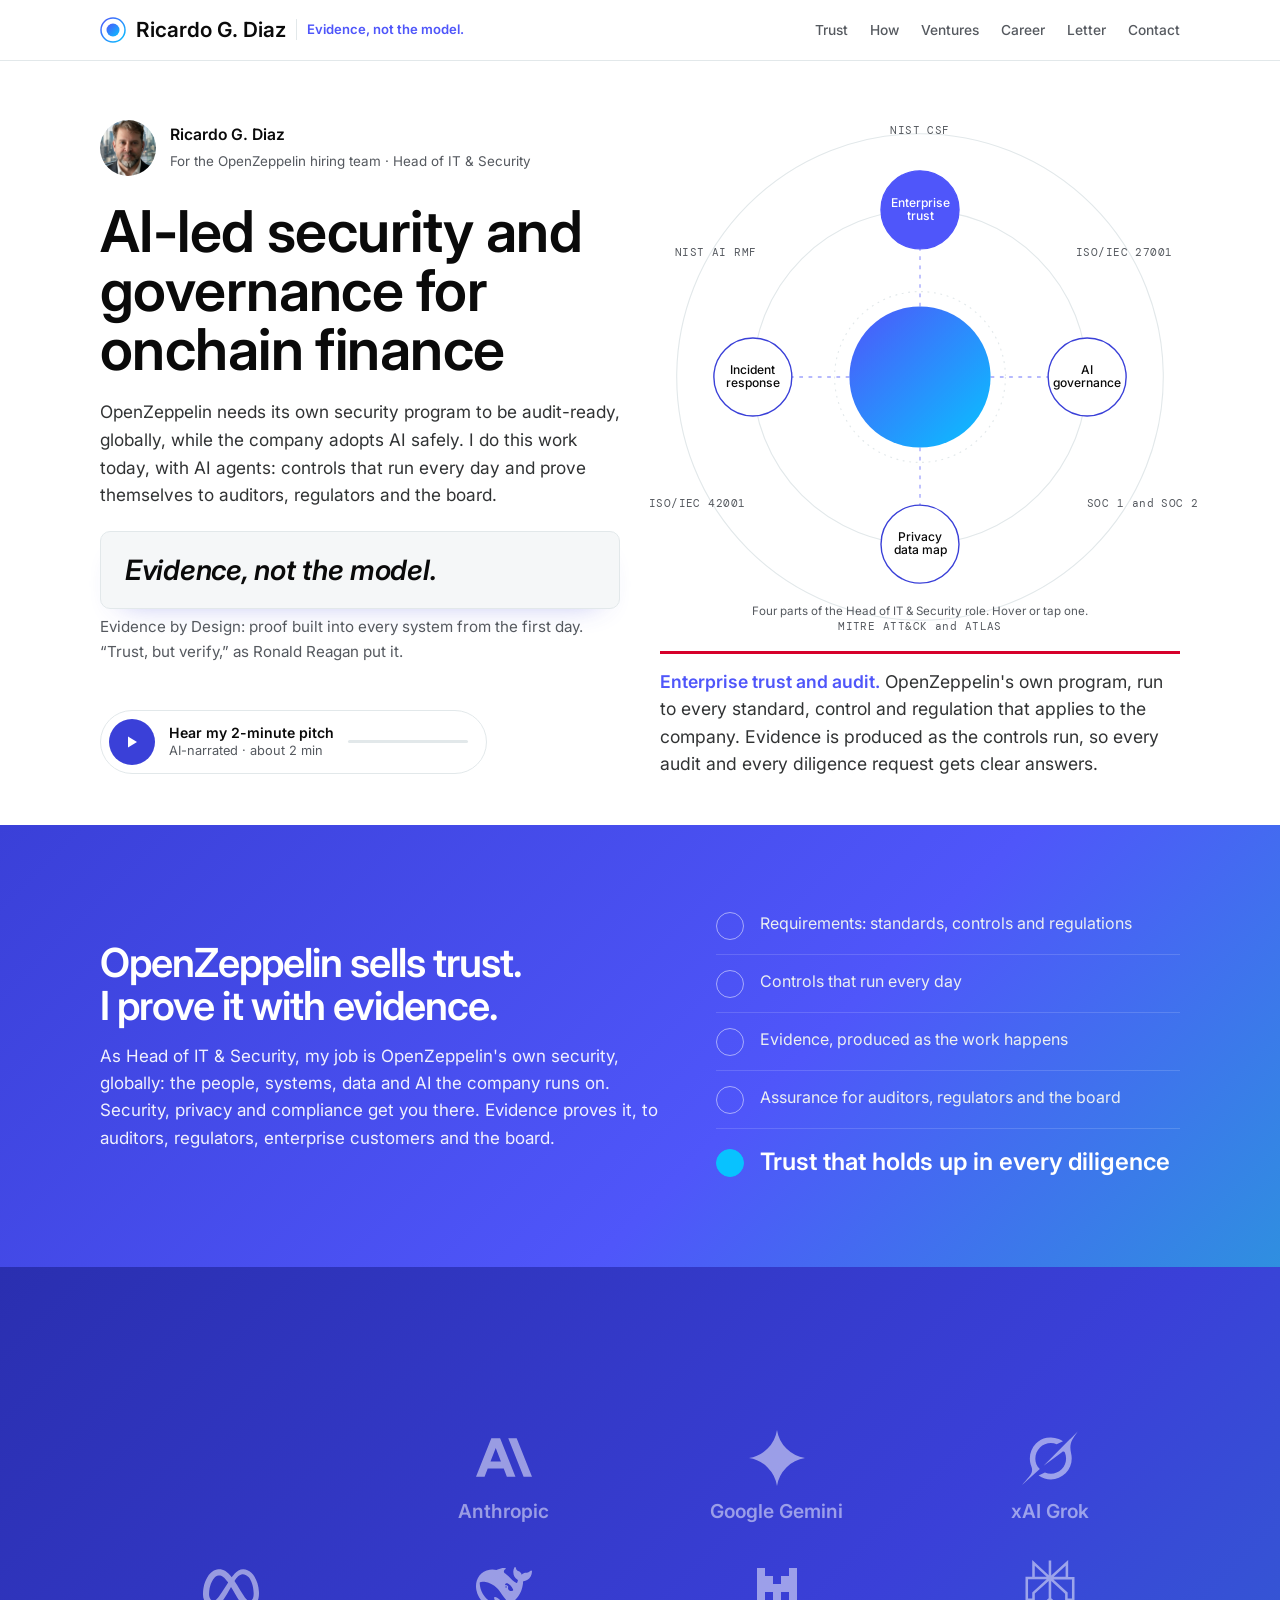
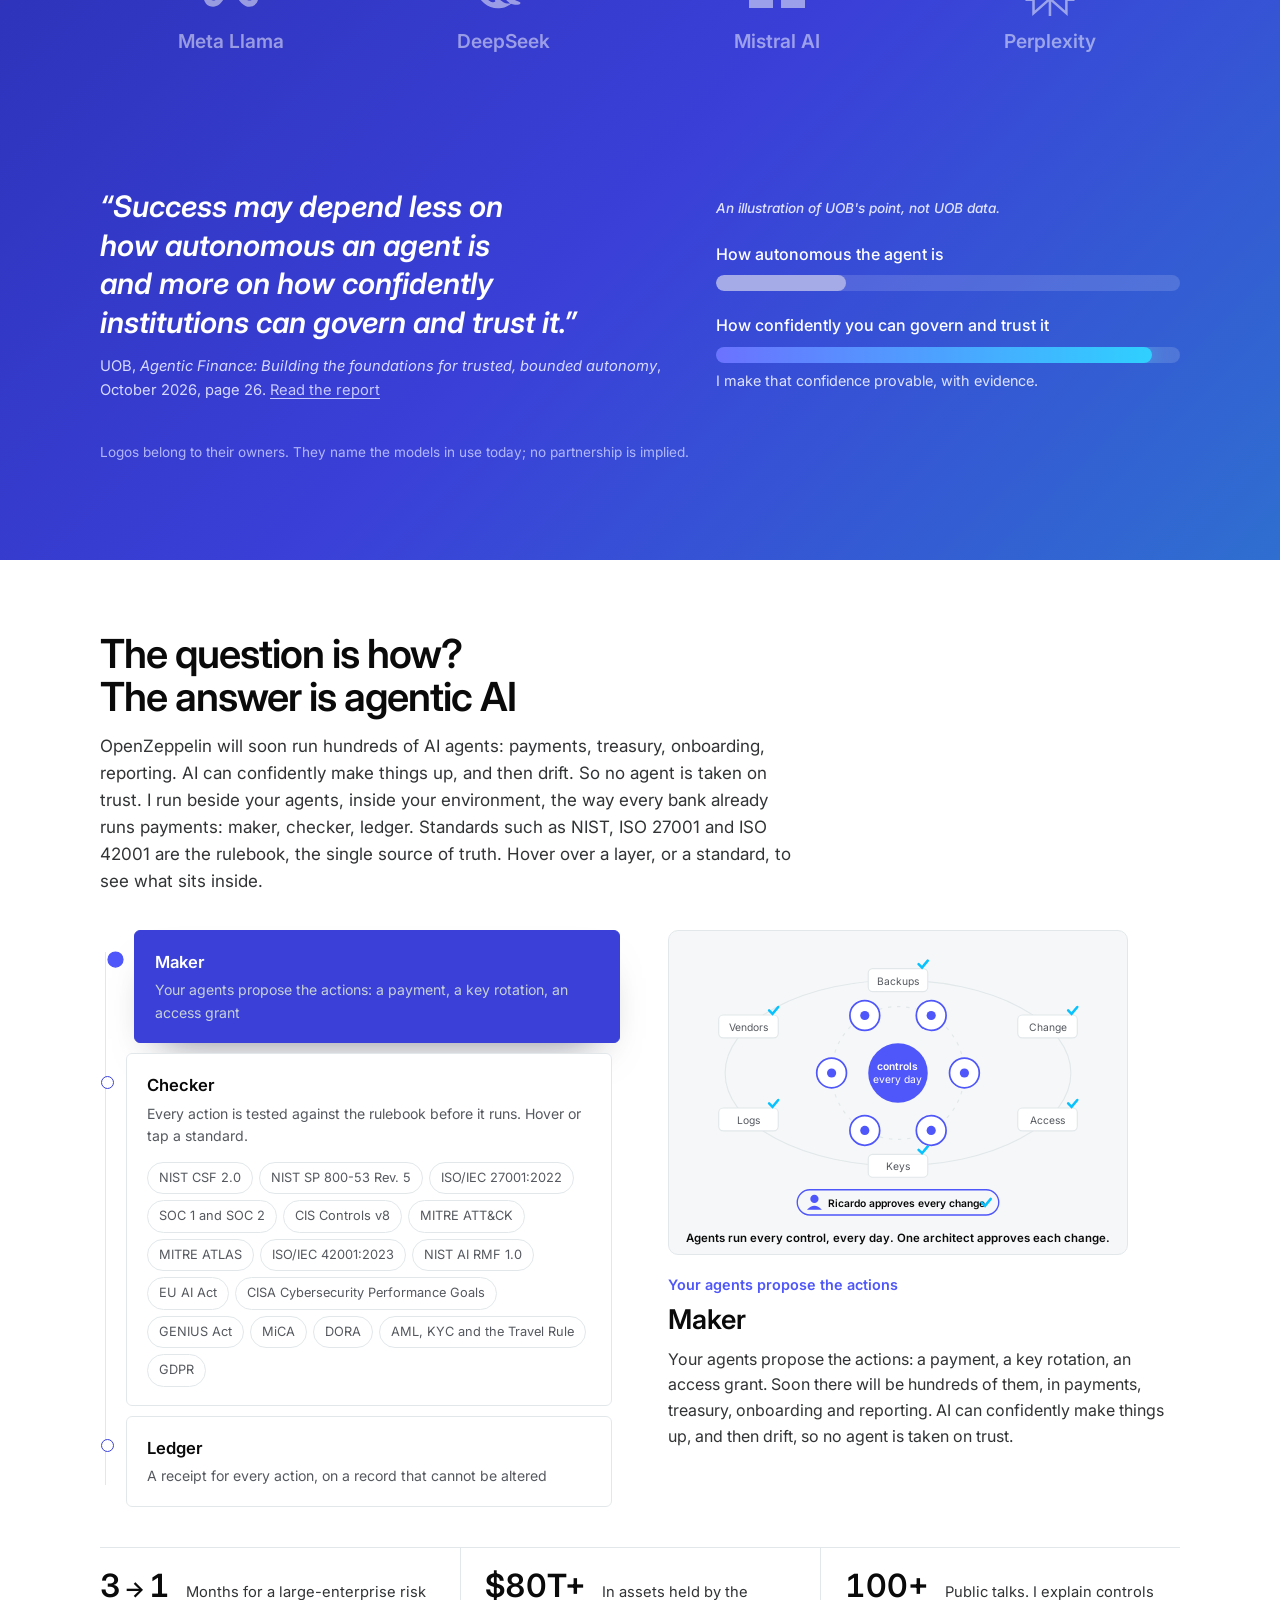
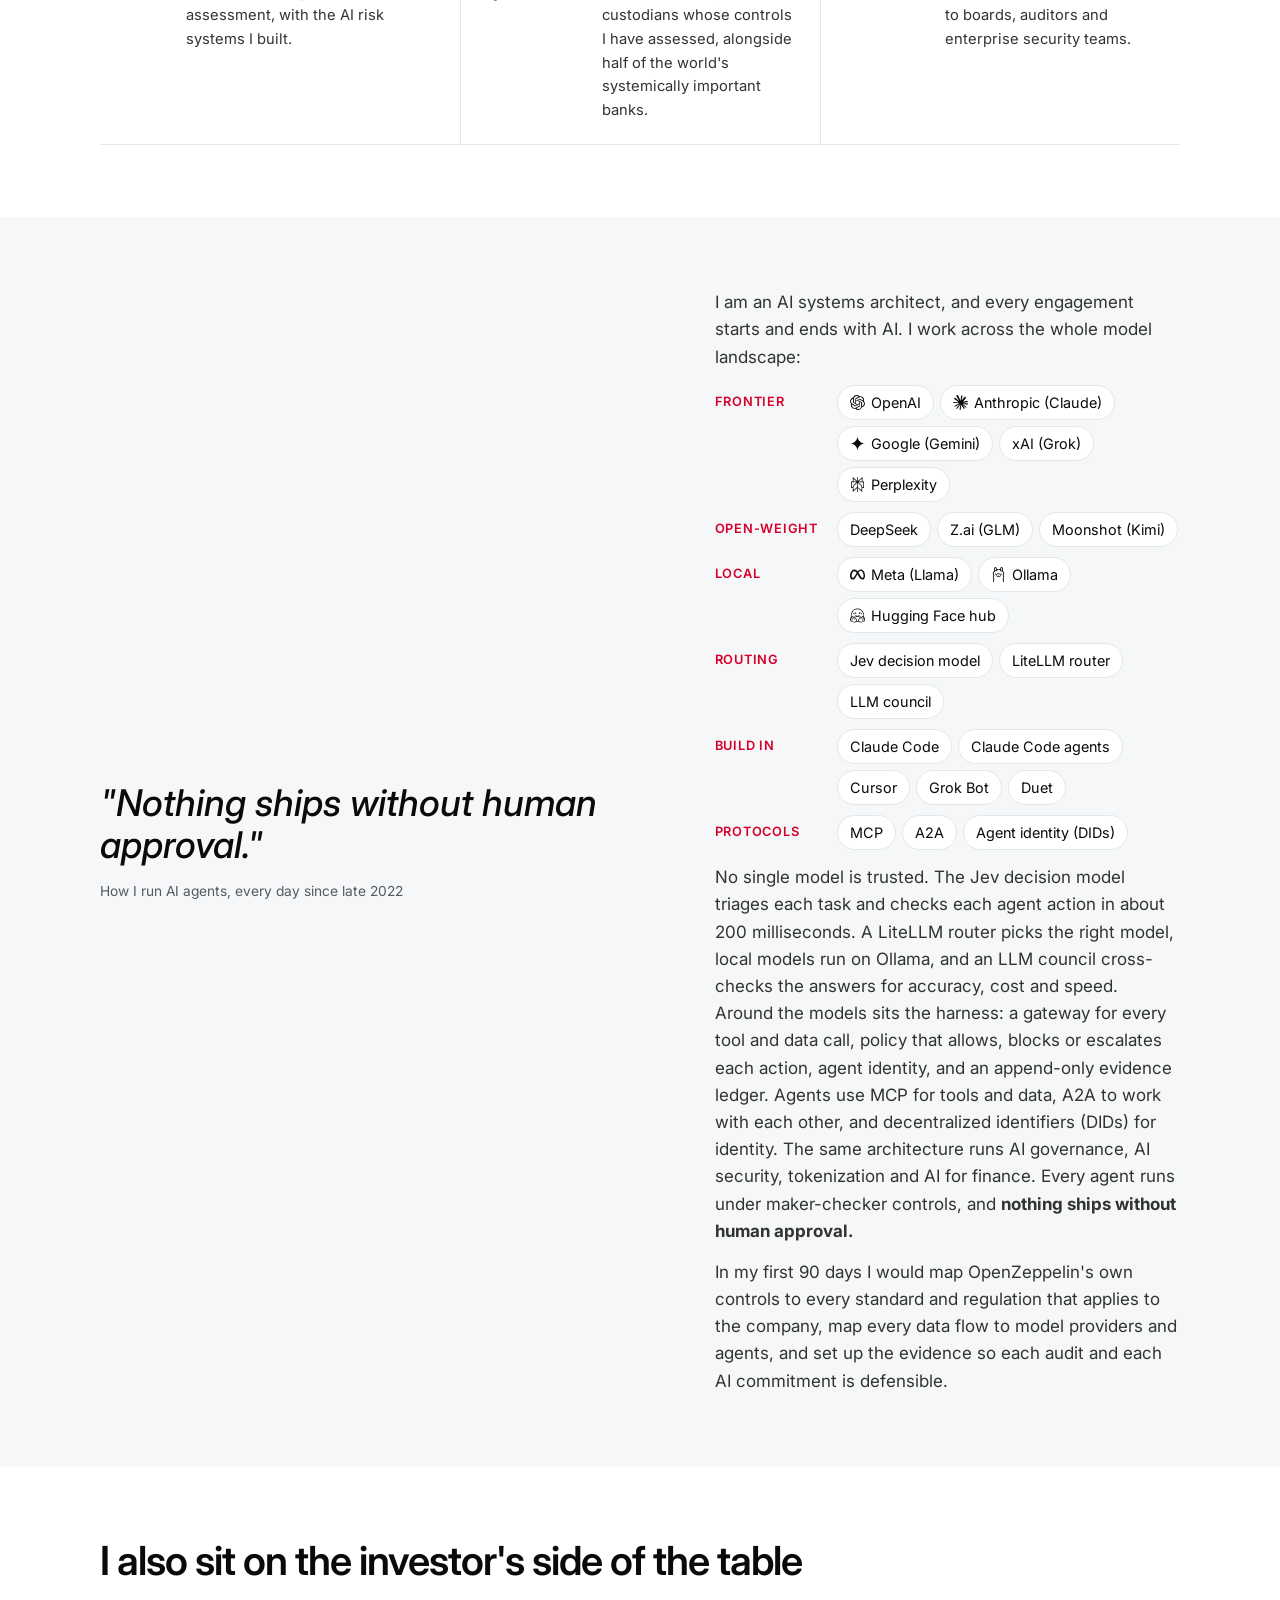
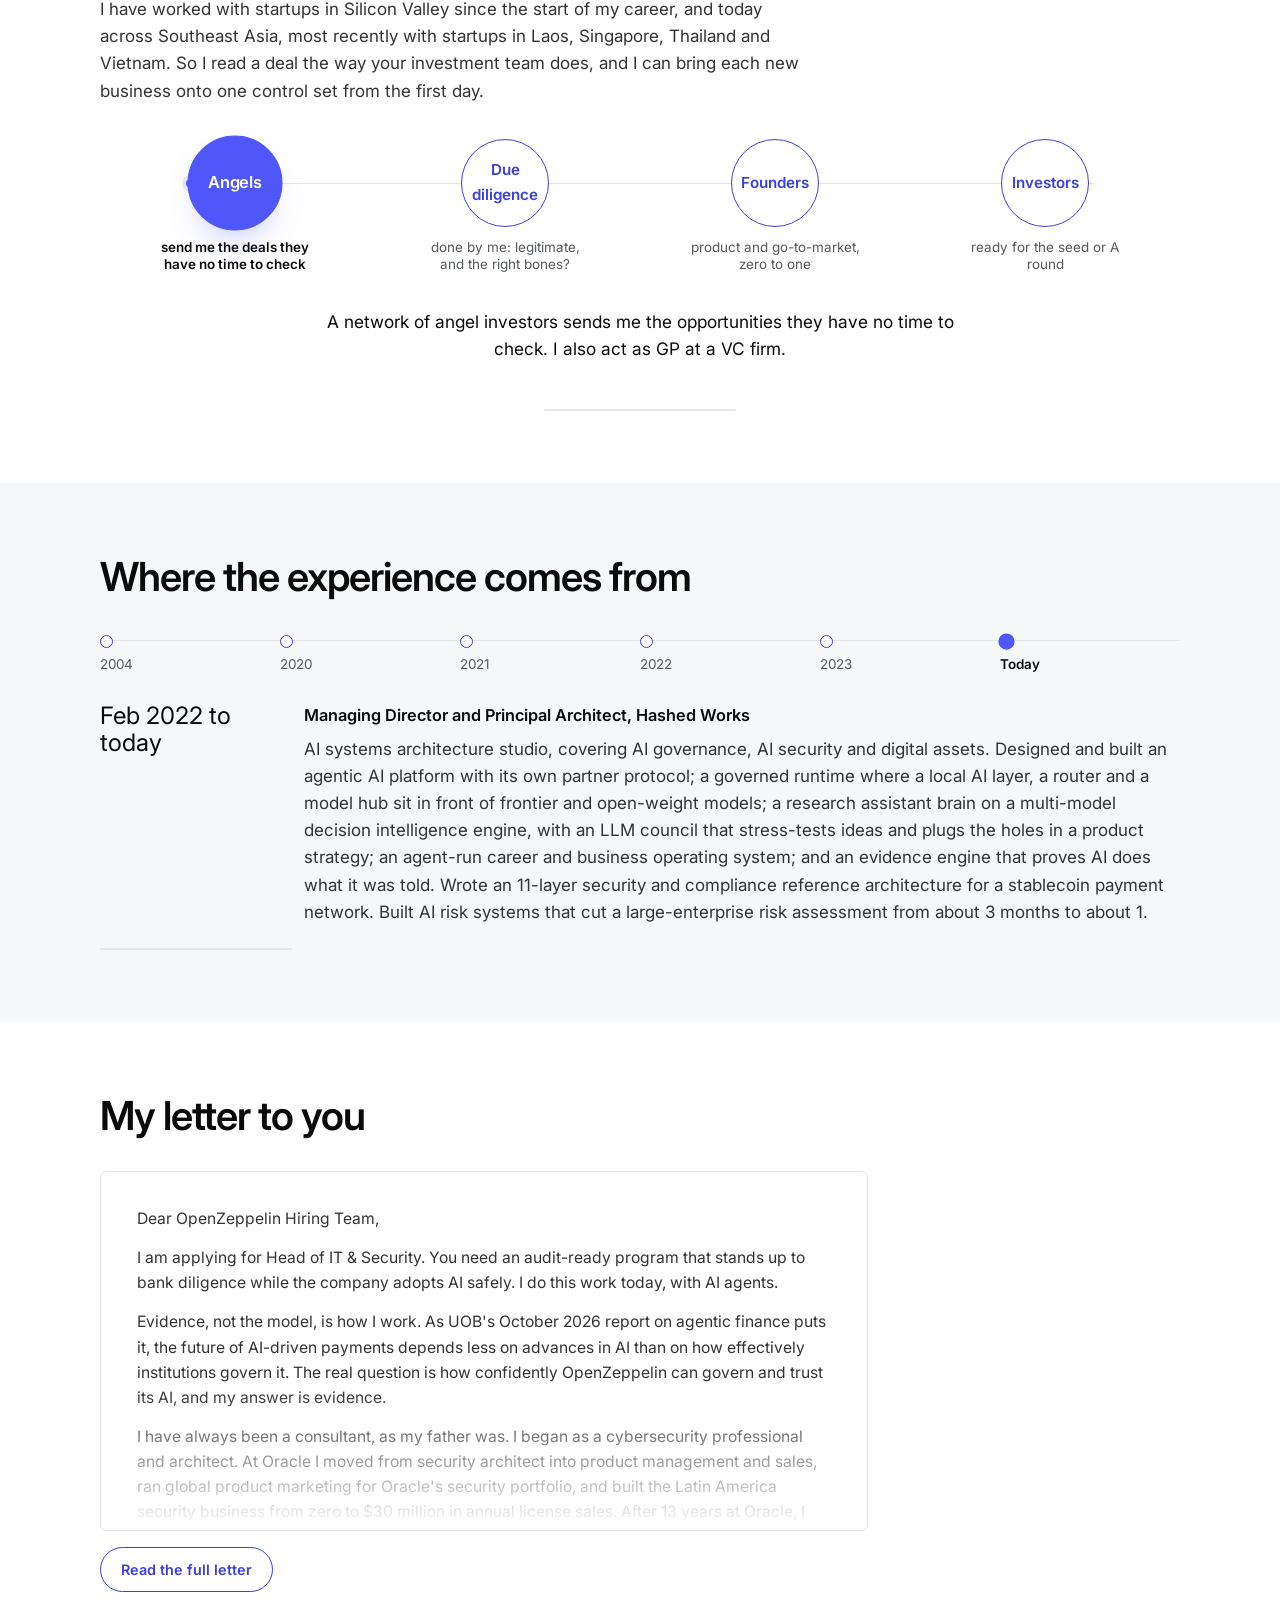
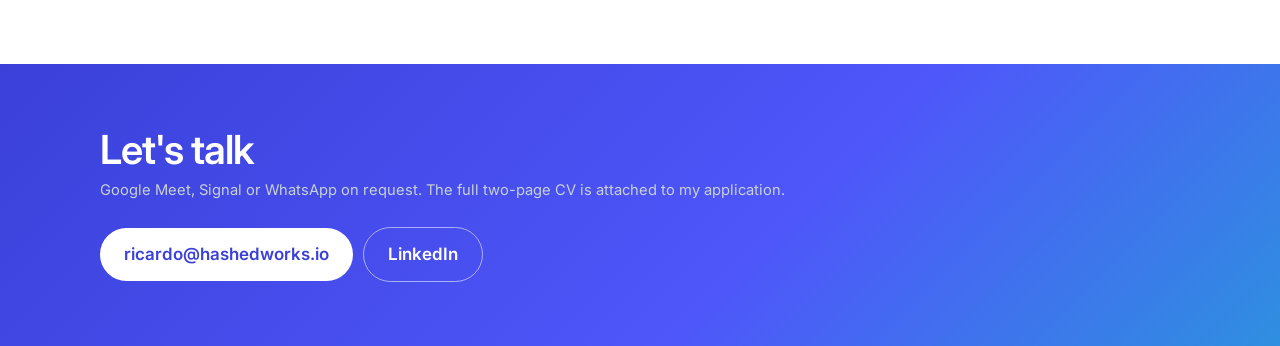
<file: openzeppelin-preview/index.html>
<!doctype html>
<html lang="en">
<head>
<meta charset="utf-8">
<meta name="viewport" content="width=device-width,initial-scale=1">
<meta name="robots" content="noindex,nofollow">
<title>Ricardo Diaz for OpenZeppelin</title>
<link rel="preconnect" href="https://fonts.googleapis.com">
<link rel="stylesheet" href="https://fonts.googleapis.com/css2?family=Inter:wght@400;500;600;700&family=DM+Mono:wght@400;500&display=swap">
<style>
/* OpenZeppelin's own grammar: white and ink panels, one violet accent, Inter with DM Mono labels. One thin orbit. */
:root{--cyan:#08c2ff;
  --navy:#3a40d8; --navy-2:#2a2fa8; --royal:#4f56fa; --gold:#08c2ff; --spg:#d6002a;
  --bg:#ffffff; --panel:#f5f7f8; --ink:#0a0a0a; --text:#313334; --muted:#55595f; --line:#e2e8ea;
  --serif:"Inter",Arial,sans-serif; --sans:"Inter",Arial,sans-serif; --mono:"DM Mono",ui-monospace,monospace;
  --ease:cubic-bezier(.23,1,.32,1);
}
@media (prefers-color-scheme:dark){:root:not([data-theme="light"]){--bg:#0a0a0a;--panel:#111426;--ink:#ffffff;--text:#e2e8ea;--muted:#a0aeb5;--line:#1f2333;color-scheme:dark}}
:root[data-theme="dark"]{--bg:#0a0a0a;--panel:#111426;--ink:#ffffff;--text:#e2e8ea;--muted:#a0aeb5;--line:#1f2333;color-scheme:dark}
*{box-sizing:border-box}
html{scroll-behavior:smooth}
::selection{background:var(--royal);color:#fff}
body{margin:0;background:var(--bg);color:var(--text);font-family:var(--sans);font-size:17px;line-height:1.6;-webkit-font-smoothing:antialiased}
h1,h2,h3,p{margin:0}
h1,h2{font-family:var(--serif);font-weight:600;letter-spacing:-.025em;color:var(--ink);text-wrap:balance}
h1{font-size:clamp(2.4rem,4.6vw,3.6rem);line-height:1.02;letter-spacing:-.01em}
h2{font-size:clamp(1.8rem,3.2vw,2.5rem);line-height:1.08}
h3{font-size:1.02rem;font-weight:600;color:var(--ink)}
a{color:var(--royal);text-underline-offset:3px}
.wrap{max-width:70rem;margin:0 auto;padding:0 20px}
button{font:inherit;cursor:pointer;transition:transform .16s var(--ease),background .2s,color .2s,border-color .2s}
button:active{transform:scale(.97)}
:focus-visible{outline:3px solid var(--royal);outline-offset:3px;border-radius:4px}
::-webkit-scrollbar{width:10px}::-webkit-scrollbar-thumb{background:var(--line);border-radius:10px}
svg{display:block}

nav{position:sticky;top:0;z-index:5;background:color-mix(in srgb,var(--bg) 86%,transparent);backdrop-filter:blur(12px);border-bottom:1px solid var(--line)}
nav .wrap{display:flex;align-items:center;gap:22px;height:60px;white-space:nowrap;overflow-x:auto;scrollbar-width:none}
nav b{font-family:var(--serif);font-size:1.3rem;font-weight:600;color:var(--ink);margin-right:auto}
nav .brand{display:flex;align-items:center;gap:10px;margin-right:auto;text-decoration:none}
nav .brand b{margin-right:0}
nav .brand i{font-style:normal;font-size:.82rem;color:var(--royal);font-weight:600;padding-left:10px;border-left:1px solid var(--line)}
@media (max-width:600px){nav .brand i{display:none}}
nav a{color:var(--muted);text-decoration:none;font-size:.86rem;font-weight:500}
nav a:hover{color:var(--royal)}

/* hero: thesis on the left, the mechanism running on the right */
.hero{padding:56px 0 48px}
.hero .wrap{display:grid;grid-template-columns:minmax(0,1fr) minmax(0,1fr);gap:40px;align-items:center}
.hero .who{display:flex;align-items:center;gap:14px;margin-bottom:26px}
.hero .who img{width:56px;height:56px;border-radius:50%;object-fit:cover;object-position:50% 40%}
.hero .who b{display:block;color:var(--ink);font-weight:600;font-size:.98rem}
.hero .who span{font-size:.84rem;color:var(--muted)}
.hq{margin:22px 0 6px;padding:20px 24px;background:var(--panel);border:1px solid var(--line);border-radius:10px;box-shadow:0 14px 30px -22px rgba(58,64,216,.45);font-size:clamp(1.35rem,2.4vw,1.75rem);line-height:1.3;font-weight:600;color:var(--ink);letter-spacing:-.01em}
.hqby{font-size:.95rem;color:var(--muted);margin-bottom:18px}
.hqby a{color:inherit}
.hero p.lead{margin-top:20px;font-size:1.08rem;max-width:34rem}
.player{margin-top:28px;display:inline-flex;align-items:center;gap:14px;padding:8px 18px 8px 8px;border:1px solid var(--line);border-radius:999px;background:var(--bg);max-width:100%}
.player button{width:46px;height:46px;border-radius:50%;border:0;background:var(--navy);color:#fff;display:grid;place-items:center;flex:none}
.player button:hover{background:var(--royal)}
.player .meta{font-size:.8rem;color:var(--muted);line-height:1.3}
.player .meta strong{display:block;color:var(--ink);font-weight:600;font-size:.88rem}
.player .bar{height:3px;width:120px;background:var(--line);border-radius:3px;overflow:hidden}
.player .bar i{display:block;height:100%;width:0;background:var(--royal);transition:width .25s linear}

/* orbit */
.orbit{position:relative;aspect-ratio:1;max-width:560px;margin:0 auto;width:100%}
.orbit svg{width:100%;height:100%;overflow:visible}
.orbit .ring{fill:none;stroke:var(--line);stroke-width:1.2}
.orbit .spoke{stroke:var(--royal);stroke-width:1.4;stroke-dasharray:4 6;opacity:.55}
.orbit .core{fill:url(#coreg)}
.orbit .core-t{font-family:var(--serif);font-size:30px;font-weight:600;fill:#fff;text-anchor:middle}
.orbit .core-t,.orbit .core-s{transition:opacity .45s cubic-bezier(.23,1,.32,1)}
.orbit .fadeout{opacity:0}
.orbit .core-s{font-family:var(--sans);font-size:12.5px;fill:#fff;text-anchor:middle;letter-spacing:.02em}
.orbit .pulse{fill:var(--royal)}
.orbit .node{cursor:pointer}
.orbit .node circle{fill:var(--bg);stroke:var(--navy);stroke-width:1.5;transition:fill .2s,stroke .2s,r .2s var(--ease)}
.orbit .node text{font-family:var(--sans);font-size:13px;font-weight:500;fill:var(--ink);text-anchor:middle;pointer-events:none}
.orbit .node:hover circle,.orbit .node.on circle{fill:var(--royal);stroke:var(--royal)}
.orbit .node.on text,.orbit .node:hover text{fill:#fff}
.orbit .node:focus,.orbit .node:focus-visible{outline:none}
.orbit .node:focus-visible circle{stroke:var(--gold);stroke-width:3}
.orbit .std{font-family:var(--mono);font-size:12px;fill:var(--muted);text-anchor:middle;letter-spacing:.04em}
.orbit .cap{font-family:var(--sans);font-size:12.5px;fill:var(--muted);text-anchor:middle}
.how{margin-top:14px;min-height:6rem;border-top:3px solid var(--spg);padding-top:14px;font-size:1.1rem;line-height:1.55}
.how b{color:var(--royal);font-weight:600}
.how p{transition:opacity .22s var(--ease),filter .22s var(--ease)}
.how p.swap{opacity:0;filter:blur(2px)}
@media (prefers-reduced-motion:no-preference){
  .orbit .pulse{animation:travel 2.6s var(--ease) infinite}
  .orbit .pulse.p2{animation-delay:.65s}.orbit .pulse.p3{animation-delay:1.3s}.orbit .pulse.p4{animation-delay:1.95s}
  @keyframes travel{0%{offset-distance:0%;opacity:0}12%{opacity:1}88%{opacity:1}100%{offset-distance:100%;opacity:0}}
  .orbit .ringspin{transform-origin:280px 280px;animation:spin 90s linear infinite}
  @keyframes spin{to{transform:rotate(360deg)}}
}

/* sections */
section{padding:72px 0}
section.panel{background:var(--panel)}
.head{max-width:44rem;margin-bottom:34px;display:flex;flex-direction:column;gap:14px}

/* trust: navy block */
.trust{background:linear-gradient(135deg,#3a40d8,#4f56fa 60%,#2f8fe0);color:#fff;padding:72px 0}
.trust h2{color:#fff}
.trust p{color:#fff;opacity:.92}
.trust .wrap{display:grid;grid-template-columns:1.1fr .9fr;gap:48px;align-items:center}
.chain{list-style:none;margin:0;padding:0;display:flex;flex-direction:column}
.chain li{display:grid;grid-template-columns:28px 1fr;gap:16px;align-items:start;padding:14px 0;border-top:1px solid rgba(255,255,255,.14);color:#ebeff1;font-size:1rem}
.chain li:first-child{border-top:0}
.chain li i{display:block;width:28px;height:28px;border-radius:50%;border:1.5px solid rgba(255,255,255,.5);margin-top:1px}
.chain li:last-child{font-family:var(--serif);font-size:1.5rem;font-weight:600;color:#fff;align-items:center}
.chain li:last-child i{background:var(--gold);border-color:var(--gold)}

/* how: three layers, one detail */
.stack{display:grid;grid-template-columns:minmax(0,1fr) minmax(0,1fr);gap:56px;align-items:start;margin-top:6px}
.layers{position:relative;display:flex;flex-direction:column;gap:10px;padding-left:26px}
.layers::before{content:"";position:absolute;left:5px;top:22px;bottom:22px;width:1px;background:var(--line)}
.layer{position:relative;text-align:left;border:1px solid var(--line);background:var(--bg);border-radius:6px;padding:18px 20px;display:grid;grid-template-columns:1fr;gap:4px;color:var(--ink);transition:transform .3s var(--ease),background .3s var(--ease),border-color .3s,box-shadow .3s var(--ease);cursor:pointer;font:inherit}
.layer::before{content:"";position:absolute;left:-26px;top:22px;width:11px;height:11px;border-radius:50%;background:var(--bg);border:1.5px solid var(--navy);transition:background .2s,border-color .2s,transform .2s var(--ease)}
.layer:hover{transform:translateX(4px);border-color:var(--navy)}
.layer.on{background:var(--navy);border-color:var(--navy);color:#fff;transform:translateX(8px);box-shadow:0 22px 44px -26px rgba(17,20,38,.6)}
.layer.on::before{background:var(--royal);border-color:var(--royal);transform:scale(1.25)}
.layer .n{font-weight:600;font-size:1.04rem}
.layer .d{font-size:.88rem;color:var(--muted)}
.layer.on .d{color:#c7d1d6}
.layer .chips{display:flex;flex-wrap:wrap;gap:6px;margin-top:10px}
.layer .chips button{border:1px solid var(--line);background:transparent;border-radius:999px;padding:5px 11px;font-size:.8rem;color:var(--muted);font:inherit;font-size:.8rem;transition:background .2s,color .2s,border-color .2s,transform .16s var(--ease)}
.layer .chips button:hover{border-color:var(--royal);color:var(--royal)}
.layer .chips button:active{transform:scale(.97)}
.layer.on .chips button{border-color:rgba(255,255,255,.35);color:#ebeff1}
.layer.on .chips button:hover,.layer.on .chips button.on{background:var(--royal);border-color:var(--royal);color:#fff}
.detail{position:sticky;top:84px;min-height:18rem}
.detail h3{font-family:var(--serif);font-size:1.7rem;font-weight:600;line-height:1.15;margin-bottom:12px}
.detail .cnt{color:var(--royal);font-weight:600;font-size:.9rem;margin-bottom:8px}
.detail p{font-size:1rem}
.fam{display:flex;flex-wrap:wrap;gap:6px;margin-top:16px}
.fam span{border:1px solid var(--line);border-radius:4px;padding:4px 9px;font-size:.8rem;color:var(--ink);background:var(--panel)}
.detail>*{transition:opacity .22s var(--ease),filter .22s var(--ease),transform .22s var(--ease)}
.detail.swap>*{opacity:0;filter:blur(2px);transform:translateY(4px)}

/* proof line */
.proof{display:grid;grid-template-columns:repeat(3,1fr);gap:0;border-top:1px solid var(--line);border-bottom:1px solid var(--line);margin:40px 0 0}
.proof div{padding:22px 24px 22px 0;display:flex;gap:16px;align-items:baseline}
.proof div+div{border-left:1px solid var(--line);padding-left:24px}
.proof em{font-family:var(--serif);font-style:normal;font-size:2rem;white-space:nowrap;line-height:1;color:var(--ink);font-weight:600;font-variant-numeric:tabular-nums}
.proof p{font-size:.92rem}

.models em span{display:inline-flex;align-items:center}
.models span svg.lg{width:15px;height:15px;fill:currentColor;flex:none;margin-right:6px;vertical-align:-2px}
.models{display:flex;flex-direction:column;gap:10px}.models div{display:grid;grid-template-columns:112px 1fr;gap:10px;align-items:start}.models em{font-style:normal;display:flex;flex-wrap:wrap;gap:6px}.models b{padding-top:7px;font-size:.8rem;text-transform:uppercase;letter-spacing:.06em;color:var(--spg);font-weight:600}.models span{background:var(--bg);border:1px solid var(--line);border-radius:999px;padding:5px 12px;font-size:.9rem;color:var(--ink);transition:border-color .2s,transform .2s var(--ease)}.models span:hover{border-color:var(--royal);transform:translateY(-2px)}
/* mekong */
.mekong .wrap{display:grid;grid-template-columns:1.2fr 1fr;gap:56px;align-items:center}
blockquote{margin:0;font-family:var(--serif);font-size:clamp(1.7rem,3vw,2.3rem);line-height:1.15;color:var(--ink);font-weight:500;font-style:italic}
.by{margin-top:14px;font-size:.86rem;color:var(--muted)}

/* ventures: deal flow */
.flow{position:relative;margin-top:14px}
.flow .line{position:absolute;left:8%;right:8%;top:44px;height:1px;background:var(--line)}
.flow .dot{position:absolute;top:40px;width:9px;height:9px;border-radius:50%;background:var(--royal);left:8%;animation:travel 6s linear infinite;box-shadow:0 0 0 4px rgba(79,86,250,.12)}
@keyframes travel{0%{left:8%;opacity:0}6%{opacity:1}94%{opacity:1}100%{left:calc(92% - 9px);opacity:0}}
.flow .stations{display:grid;grid-template-columns:repeat(4,1fr);position:relative}
.station{background:none;border:0;padding:0;text-align:center;color:var(--muted);font:inherit;display:grid;justify-items:center;gap:12px;cursor:pointer}
.station i{display:grid;place-items:center;width:88px;height:88px;border-radius:50%;background:var(--bg);border:1.5px solid var(--navy);color:var(--navy);font-style:normal;font-weight:600;font-size:.95rem;transition:background .25s var(--ease),color .25s,transform .3s var(--ease),box-shadow .3s var(--ease)}
.station:hover i{transform:translateY(-3px)}
.station:active i{transform:scale(.97)}
.station[aria-selected="true"] i{background:var(--royal);border-color:var(--royal);color:#fff;transform:scale(1.08);box-shadow:0 18px 36px -22px rgba(79,86,250,.7)}
.station small{font-size:.84rem;line-height:1.3;max-width:11rem}
.station[aria-selected="true"] small{color:var(--ink);font-weight:600}
.flow .say{margin:34px auto 0;max-width:42rem;text-align:center;min-height:5.2rem}
.flow .say p{font-size:1.08rem;color:var(--ink);transition:opacity .22s var(--ease),filter .22s var(--ease)}
.flow .say p.swap{opacity:0;filter:blur(2px)}
.cyc{height:2px;background:var(--line);border-radius:2px;overflow:hidden;margin:18px auto 0;max-width:12rem}
.cyc i{display:block;height:100%;width:0;background:var(--royal);transition:width .2s linear}

/* career timeline */
.tl{position:relative;margin-top:10px}
.tl .rail{display:grid;grid-template-columns:repeat(6,1fr);position:relative;padding-top:22px}
.tl .rail::before{content:"";position:absolute;left:0;right:0;top:8px;height:1px;background:var(--line)}
.tl .rail button{background:none;border:0;text-align:left;padding:0 10px 0 0;color:var(--muted);font-size:.84rem;position:relative}
.tl .rail button::before{content:"";position:absolute;top:-19px;left:0;width:11px;height:11px;border-radius:50%;background:var(--bg);border:1.5px solid var(--navy);transition:background .2s,transform .2s var(--ease)}
.tl .rail button[aria-selected="true"]{color:var(--ink);font-weight:600}
.tl .rail button[aria-selected="true"]::before{background:var(--royal);border-color:var(--royal);transform:scale(1.25)}
.tl .body{margin-top:26px;display:grid;grid-template-columns:11rem 1fr;gap:28px;min-height:8rem}
.tl .yrs{font-family:var(--serif);font-size:1.5rem;color:var(--ink);line-height:1.15}
.tl .body p{transition:opacity .22s var(--ease),filter .22s var(--ease)}
.tl .body .swap{opacity:0;filter:blur(2px)}
.tl .cyc{margin:22px 0 0;max-width:12rem}

/* letter */
.letter{position:relative;max-width:48rem;background:var(--bg);border:1px solid var(--line);border-radius:6px;padding:34px 36px;max-height:360px;overflow:hidden;transition:max-height .6s var(--ease)}
.letter p{margin-bottom:14px;font-size:.98rem}
.letter.open{max-height:5000px}
.letter:not(.open)::after{content:"";position:absolute;left:0;right:0;bottom:0;height:140px;background:linear-gradient(transparent,var(--bg))}
.more{margin-top:16px;background:none;border:1px solid var(--navy);color:var(--navy);border-radius:999px;padding:10px 20px;font-weight:600;font-size:.9rem}
.more:hover{background:var(--navy);color:#fff}

/* claim band: evidence, not the model + UOB */
.claim{position:relative;overflow:hidden;background:linear-gradient(135deg,#2a2fb0,#3a40d8 55%,#2f6fd0);color:#e9ecff;padding:96px 0}
.claim .fade{position:relative;min-height:clamp(240px,30vw,360px);display:grid;align-items:center}
.claim .names{position:absolute;inset:0;display:grid;grid-template-columns:repeat(4,1fr);align-content:center;gap:34px 12px;text-align:center;pointer-events:none}
.claim .names span{display:flex;flex-direction:column;align-items:center;gap:10px;font-weight:600;font-size:clamp(.95rem,1.7vw,1.2rem);color:rgba(255,255,255,.5);transition:opacity 1.1s var(--ease),filter 1.1s var(--ease),transform 1.1s var(--ease)}
.claim .names svg{width:clamp(38px,5vw,56px);height:auto;fill:currentColor}
.claim .names span.gone{opacity:0;filter:blur(8px);transform:scale(.94)}
.claim .big{transition:opacity 1s var(--ease),filter 1s var(--ease)}
.claim .big.hide{opacity:0;filter:blur(10px)}
.claim .tm{position:relative;margin-top:40px;font-size:.85rem;color:#c7cbff;opacity:.85}
.claim .big{position:relative;font-size:clamp(2.6rem,7.5vw,5.6rem);line-height:1;font-weight:800;letter-spacing:-.04em;color:#fff;max-width:14ch}
.claim .big em{font-style:normal;color:#c9cfff;text-shadow:0 0 28px rgba(79,86,250,.55)}
.claim .uob{position:relative;display:grid;grid-template-columns:1.1fr .9fr;gap:48px;align-items:center;margin-top:64px}
.claim blockquote{font-size:clamp(1.3rem,2.6vw,1.85rem);line-height:1.3;font-weight:600;color:#fff;text-wrap:balance}
.claim .src{margin-top:14px;font-size:.92rem;color:#d6daff}
.claim .src a{color:#c7cbff;text-underline-offset:3px}
.meter{display:flex;flex-direction:column;gap:22px}
.meter p{font-size:1rem;color:#fff;font-weight:500;margin-bottom:8px}
.meter .bar{height:16px;border-radius:999px;background:rgba(255,255,255,.14);overflow:hidden}
.meter .bar i{display:block;height:100%;width:0;border-radius:999px;transition:width 1.6s var(--ease)}
.meter .a i{background:#a4abe6}.meter .b i{background:linear-gradient(90deg,#6b72ff,#2fd0ff);box-shadow:0 0 22px rgba(47,208,255,.6)}
.claim.on .meter .a i{width:28%}.claim.on .meter .b i{width:94%}
.meter .ill{font-size:.85rem;color:#dfe3ff;font-style:italic;margin:0}
.meter small{display:block;font-size:.9rem;color:#dfe3ff;margin-top:6px}
@media (max-width:860px){.claim .uob{grid-template-columns:1fr;gap:32px}.claim .names{grid-template-columns:repeat(2,1fr)}.claim .fade{min-height:440px}.claim{padding:72px 0}}
/* layer illustrations (hover a layer: a moving picture of what happens) */
.ill-svg{display:block;width:100%;max-width:460px;height:auto;margin:0 0 18px;border-radius:10px;background:var(--panel);border:1px solid var(--line)}
.ill-svg text{font-family:var(--sans)}
@keyframes orbit{to{transform:rotate(360deg)}}
@keyframes orbitr{to{transform:rotate(-360deg)}}
@keyframes blink{0%,100%{opacity:.25}50%{opacity:1}}
@keyframes tick{0%,60%{opacity:0;transform:scale(.6)}75%,100%{opacity:1;transform:scale(1)}}
@keyframes flow{to{offset-distance:100%}}
@keyframes stamp{0%,55%{opacity:0;transform:scale(1.4)}70%,100%{opacity:1;transform:scale(1)}}
@keyframes rise{0%{opacity:0;transform:translateY(8px)}30%,100%{opacity:1;transform:none}}
@keyframes slide{to{transform:translateX(-50%)}}
.ill-svg .agent{transform-origin:200px 124px;animation:orbit 18s linear infinite}
.ill-svg .agent.r{animation:orbitr 26s linear infinite}
.ill-svg .agent circle.b{animation:blink 2.4s var(--ease) infinite}
.ill-svg .ok{transform-origin:center;transform-box:fill-box;animation:tick 4s var(--ease) infinite}
.ill-svg .dot{offset-rotate:0deg;animation:flow 3.6s linear infinite}
.ill-svg .ledger rect{transform-box:fill-box;transform-origin:left;animation:rise 6s var(--ease) infinite}
.ill-svg .seal{transform-box:fill-box;transform-origin:center;animation:stamp 6s var(--ease) infinite}
.ill-wrap{overflow:hidden;border-radius:10px;background:var(--panel);border:1px solid var(--line);margin:0 0 18px;padding:14px 0;mask-image:linear-gradient(90deg,transparent,#000 8%,#000 92%,transparent)}
.ill-row{display:flex;gap:10px;width:max-content;animation:slide 28s linear infinite}
.ill-row:nth-child(2){animation-duration:36s;animation-direction:reverse;margin-top:10px}
.ill-row span{display:inline-block;border:1px solid var(--line);background:var(--bg);border-radius:6px;padding:8px 14px;font-size:.86rem;font-weight:600;color:var(--ink);white-space:nowrap}
.ill-row span.ai{color:var(--royal);border-color:var(--royal)}
.ill-wrap:hover .ill-row{animation-play-state:paused}
@media (prefers-reduced-motion:reduce){.ill-svg *,.ill-row{animation:none!important}}
/* close */
.contact{background:linear-gradient(135deg,#3a40d8,#4f56fa 60%,#2f8fe0);color:#fff;padding:64px 0}
.contact .wrap{display:flex;flex-wrap:wrap;justify-content:space-between;align-items:center;gap:24px}
.contact h2{color:#fff}
.contact p{color:#c7d1d6;font-size:.92rem;margin-top:8px}
.contact a.btn{display:inline-block;background:#fff;color:var(--navy);text-decoration:none;font-weight:600;padding:13px 24px;border-radius:999px;margin-right:10px;transition:transform .16s var(--ease)}
.contact a.btn:active{transform:scale(.97)}
.contact a.ghost{background:transparent;color:#fff;border:1px solid rgba(255,255,255,.55)}

@media (prefers-reduced-motion:no-preference){
  .hero .in{opacity:0;transform:translateY(10px);animation:in .7s var(--ease) forwards}
  .hero .in:nth-child(2){animation-delay:.06s}.hero .in:nth-child(3){animation-delay:.12s}.hero .in:nth-child(4){animation-delay:.18s}
  @keyframes in{to{opacity:1;transform:none}}
}
@media (max-width:860px){
  .hero .wrap,.trust .wrap,.mekong .wrap{grid-template-columns:1fr;gap:34px}
  .orbit{max-width:420px}
  .proof,.stack{grid-template-columns:1fr}
  .proof div+div{border-left:0;padding-left:0;border-top:1px solid var(--line)}
  .proof div{padding:18px 0}
  .stack{gap:28px}.detail{position:static;min-height:0}
  .flow .stations{grid-template-columns:repeat(2,1fr);gap:22px 8px}.flow .line,.flow .dot{display:none}.station i{width:76px;height:76px;font-size:.88rem}
  .row{grid-template-columns:1fr;gap:6px}
  .tl .rail{grid-template-columns:repeat(3,1fr);row-gap:28px}
  .tl .body{grid-template-columns:1fr;gap:10px}
  .letter{padding:24px 20px}
  section{padding:56px 0}
}
</style>
</head>
<body>

<nav><div class="wrap">
  <span class="brand"><svg width="26" height="26" viewBox="0 0 26 26" aria-hidden="true" style="flex:none"><defs><linearGradient id="hwm" x1="0" y1="0" x2="1" y2="1"><stop offset="0" stop-color="#4f56fa"/><stop offset="1" stop-color="#08c2ff"/></linearGradient></defs><circle cx="13" cy="13" r="12" fill="none" stroke="url(#hwm)" stroke-width="1.5"/><circle cx="13" cy="13" r="6.5" fill="url(#hwm)"/></svg><b>Ricardo G. Diaz</b><i>Evidence, not the model.</i></span>
  <a href="#trust">Trust</a><a href="#how">How</a><a href="#ventures">Ventures</a><a href="#career">Career</a><a href="#letter">Letter</a><a href="#contact">Contact</a>
</div></nav>

<header class="hero">
  <div class="wrap">
    <div>
      <div class="who in"><img src="photo.jpg" alt="Ricardo G. Diaz"><div><b>Ricardo G. Diaz</b><span>For the OpenZeppelin hiring team · Head of IT &amp; Security</span></div></div>
      <h1 class="in">AI-led security and governance for onchain finance</h1>
      <p class="lead in">OpenZeppelin needs its own security program to be audit-ready, globally, while the company adopts AI safely. I do this work today, with AI agents: controls that run every day and prove themselves to auditors, regulators and the board.</p>
      <blockquote class="hq in">Evidence, not the model.</blockquote>
      <p class="hqby in">Evidence by Design: proof built into every system from the first day. “Trust, but verify,” as Ronald Reagan put it.</p>
      <div class="player in" id="player">
        <button type="button" id="pp" aria-label="Play my pitch"><svg id="ic" width="16" height="16" viewBox="0 0 16 16" aria-hidden="true"><path d="M4 2.5v11l9-5.5z" fill="currentColor"/></svg></button>
        <div class="meta"><strong>Hear my 2-minute pitch</strong><span id="time">AI-narrated · about 2 min</span></div>
        <div class="bar" aria-hidden="true"><i id="prog"></i></div>
      </div>
      <audio id="aud" src="letter.mp3" preload="none"></audio>
    </div>

    <div>
      <div class="orbit" id="orbit" role="group" aria-label="Four parts of the role, run every day by AI agents, feeding evidence to the centre: trust">
        <svg viewBox="0 0 560 560">
          <g class="ringspin"><circle class="ring" cx="280" cy="280" r="262"/></g>
          <circle class="ring" cx="280" cy="280" r="180"/>
          <circle class="ring" cx="280" cy="280" r="92" style="stroke-dasharray:2 5"/>
          <!-- standards on the outer ring -->
          <text class="std" x="280" y="18">NIST CSF</text>
          <text class="std" x="500" y="150">ISO/IEC 27001</text>
          <text class="std" x="520" y="420">SOC 1 and SOC 2</text>
          <text class="std" x="280" y="552">MITRE ATT&amp;CK and ATLAS</text>
          <text class="std" x="40" y="420">ISO/IEC 42001</text>
          <text class="std" x="60" y="150">NIST AI RMF</text>
          <!-- spokes -->
          <line class="spoke" x1="280" y1="100" x2="280" y2="210"/>
          <line class="spoke" x1="460" y1="280" x2="350" y2="280"/>
          <line class="spoke" x1="280" y1="460" x2="280" y2="350"/>
          <line class="spoke" x1="100" y1="280" x2="210" y2="280"/>
          <!-- evidence pulses -->
          <circle class="pulse p1" r="4" style="offset-path:path('M280 100 L280 212')"/>
          <circle class="pulse p2" r="4" style="offset-path:path('M460 280 L348 280')"/>
          <circle class="pulse p3" r="4" style="offset-path:path('M280 460 L280 348')"/>
          <circle class="pulse p4" r="4" style="offset-path:path('M100 280 L212 280')"/>
          <!-- core -->
          <defs><linearGradient id="coreg" x1="0" y1="0" x2="1" y2="1"><stop offset="0" stop-color="#4f56fa"/><stop offset="1" stop-color="#08c2ff"/></linearGradient></defs><circle class="core" cx="280" cy="280" r="76"/>
          <text class="core-t" x="280" y="282">Trust</text>
          <text class="core-s" x="280" y="304">proven every day</text>
          <!-- nodes -->
          <g class="node on" data-i="0" tabindex="0" role="button" aria-label="Enterprise trust and audit">
            <circle cx="280" cy="100" r="42"/><text x="280" y="97">Enterprise</text><text x="280" y="111">trust</text></g>
          <g class="node" data-i="1" tabindex="0" role="button" aria-label="AI governance">
            <circle cx="460" cy="280" r="42"/><text x="460" y="277">AI</text><text x="460" y="291">governance</text></g>
          <g class="node" data-i="2" tabindex="0" role="button" aria-label="Privacy and data map">
            <circle cx="280" cy="460" r="42"/><text x="280" y="457">Privacy</text><text x="280" y="471">data map</text></g>
          <g class="node" data-i="3" tabindex="0" role="button" aria-label="Incident response">
            <circle cx="100" cy="280" r="42"/><text x="100" y="277">Incident</text><text x="100" y="291">response</text></g>
          <text class="cap" x="280" y="536">Four parts of the Head of IT &amp; Security role. Hover or tap one.</text>
        </svg>
      </div>
      <div class="how" aria-live="polite"><p id="howp"><b>Enterprise trust and audit.</b> OpenZeppelin's own program, run to every standard, control and regulation that applies to the company. Evidence is produced as the controls run, so every audit and every diligence request gets clear answers.</p></div>
    </div>
  </div>
</header>

<div class="trust" id="trust">
  <div class="wrap">
    <div style="display:flex;flex-direction:column;gap:16px">
      <h2>OpenZeppelin sells trust. I prove it with evidence.</h2>
      <p>As Head of IT &amp; Security, my job is OpenZeppelin's own security, globally: the people, systems, data and AI the company runs on. Security, privacy and compliance get you there. Evidence proves it, to auditors, regulators, enterprise customers and the board.</p>
    </div>
    <ol class="chain">
      <li><i></i>Requirements: standards, controls and regulations</li><li><i></i>Controls that run every day</li>
      <li><i></i>Evidence, produced as the work happens</li>
      <li><i></i>Assurance for auditors, regulators and the board</li>
      <li><i></i>Trust that holds up in every diligence</li>
    </ol>
  </div>
</div>

<section class="claim" id="claim">
  <div class="wrap">
    <div class="fade"><div class="names" aria-hidden="true"></div><p class="big" aria-live="off">Evidence, <em>not the model.</em></p></div>
    <div class="uob">
      <div>
        <blockquote>“Success may depend less on how autonomous an agent is and more on how confidently institutions can govern and trust it.”</blockquote>
        <p class="src">UOB, <em>Agentic Finance: Building the foundations for trusted, bounded autonomy</em>, October 2026, page 26. <a href="https://www.uobgroup.com/assets/web-resources/research/pdf/da-261014.pdf" target="_blank" rel="noopener">Read the report</a></p>
      </div>
      <div class="meter" aria-label="What decides success: governance and trust far more than autonomy">
        <p class="ill">An illustration of UOB's point, not UOB data.</p>
        <div class="a"><p>How autonomous the agent is</p><div class="bar"><i></i></div></div>
        <div class="b"><p>How confidently you can govern and trust it</p><div class="bar"><i></i></div><small>I make that confidence provable, with evidence.</small></div>
      </div>
    </div>
    <p class="tm">Logos belong to their owners. They name the models in use today; no partnership is implied.</p>
  </div>
</section>

<section id="how">
  <div class="wrap">
    <div class="head">
      <h2>The question is how? The answer is agentic AI</h2>
      <p>OpenZeppelin will soon run hundreds of AI agents: payments, treasury, onboarding, reporting. AI can confidently make things up, and then drift. So no agent is taken on trust. I run beside your agents, inside your environment, the way every bank already runs payments: maker, checker, ledger. Standards such as NIST, ISO 27001 and ISO 42001 are the rulebook, the single source of truth. Hover over a layer, or a standard, to see what sits inside.</p>
    </div>
    <div class="stack">
      <div class="layers" role="tablist" aria-label="Maker, checker, ledger">
        <button type="button" role="tab" class="layer on" data-l="0" aria-selected="true"><span class="n">Maker</span><span class="d">Your agents propose the actions: a payment, a key rotation, an access grant</span></button>
        <div class="layer" data-l="2" role="tab" tabindex="0" aria-selected="false"><span class="n">Checker</span><span class="d">Every action is tested against the rulebook before it runs. Hover or tap a standard.</span>
          <div class="chips" id="chips"></div>
        </div>
        <button type="button" role="tab" class="layer" data-l="1" aria-selected="false"><span class="n">Ledger</span><span class="d">A receipt for every action, on a record that cannot be altered</span></button>
      </div>
      <div class="detail" id="detail" aria-live="polite"></div>
    </div>
    <div class="proof">
      <div><em>3<span style="font-size:1.4rem;margin:0 .15em">→</span>1</em><p>Months for a large-enterprise risk assessment, with the AI risk systems I built.</p></div>
      <div><em>$80T+</em><p>In assets held by the custodians whose controls I have assessed, alongside half of the world's systemically important banks.</p></div>
      <div><em>100+</em><p>Public talks. I explain controls to boards, auditors and enterprise security teams.</p></div>
    </div>
  </div>
</section>

<section class="panel mekong">
  <div class="wrap">
    <div>
      <blockquote>"Nothing ships without human approval."</blockquote>
      <p class="by">How I run AI agents, every day since late 2022</p>
    </div>
    <div style="display:flex;flex-direction:column;gap:14px">
      <p>I am an AI systems architect, and every engagement starts and ends with AI. I work across the whole model landscape:</p><div class="models"><div><b>Frontier</b><em><span><svg class="lg" viewBox="0 0 24 24" aria-hidden="true"><path d="M22.2819 9.8211a5.9847 5.9847 0 0 0-.5157-4.9108 6.0462 6.0462 0 0 0-6.5098-2.9A6.0651 6.0651 0 0 0 4.9807 4.1818a5.9847 5.9847 0 0 0-3.9977 2.9 6.0462 6.0462 0 0 0 .7427 7.0966 5.98 5.98 0 0 0 .511 4.9107 6.051 6.051 0 0 0 6.5146 2.9001A5.9847 5.9847 0 0 0 13.2599 24a6.0557 6.0557 0 0 0 5.7718-4.2058 5.9894 5.9894 0 0 0 3.9977-2.9001 6.0557 6.0557 0 0 0-.7475-7.0729zm-9.022 12.6081a4.4755 4.4755 0 0 1-2.8764-1.0408l.1419-.0804 4.7783-2.7582a.7948.7948 0 0 0 .3927-.6813v-6.7369l2.02 1.1686a.071.071 0 0 1 .038.052v5.5826a4.504 4.504 0 0 1-4.4945 4.4944zm-9.6607-4.1254a4.4708 4.4708 0 0 1-.5346-3.0137l.142.0852 4.783 2.7582a.7712.7712 0 0 0 .7806 0l5.8428-3.3685v2.3324a.0804.0804 0 0 1-.0332.0615L9.74 19.9502a4.4992 4.4992 0 0 1-6.1408-1.6464zM2.3408 7.8956a4.485 4.485 0 0 1 2.3655-1.9728V11.6a.7664.7664 0 0 0 .3879.6765l5.8144 3.3543-2.0201 1.1685a.0757.0757 0 0 1-.071 0l-4.8303-2.7865A4.504 4.504 0 0 1 2.3408 7.872zm16.5963 3.8558L13.1038 8.364 15.1192 7.2a.0757.0757 0 0 1 .071 0l4.8303 2.7913a4.4944 4.4944 0 0 1-.6765 8.1042v-5.6772a.79.79 0 0 0-.407-.667zm2.0107-3.0231l-.142-.0852-4.7735-2.7818a.7759.7759 0 0 0-.7854 0L9.409 9.2297V6.8974a.0662.0662 0 0 1 .0284-.0615l4.8303-2.7866a4.4992 4.4992 0 0 1 6.6802 4.66zM8.3065 12.863l-2.02-1.1638a.0804.0804 0 0 1-.038-.0567V6.0742a4.4992 4.4992 0 0 1 7.3757-3.4537l-.142.0805L8.704 5.459a.7948.7948 0 0 0-.3927.6813zm1.0976-2.3654l2.602-1.4998 2.6069 1.4998v2.9994l-2.5974 1.4997-2.6067-1.4997Z"/></svg>OpenAI</span><span><svg class="lg" viewBox="0 0 24 24" aria-hidden="true"><path d="m4.7144 15.9555 4.7174-2.6471.079-.2307-.079-.1275h-.2307l-.7893-.0486-2.6956-.0729-2.3375-.0971-2.2646-.1214-.5707-.1215-.5343-.7042.0546-.3522.4797-.3218.686.0608 1.5179.1032 2.2767.1578 1.6514.0972 2.4468.255h.3886l.0546-.1579-.1336-.0971-.1032-.0972L6.973 9.8356l-2.55-1.6879-1.3356-.9714-.7225-.4918-.3643-.4614-.1578-1.0078.6557-.7225.8803.0607.2246.0607.8925.686 1.9064 1.4754 2.4893 1.8336.3643.3035.1457-.1032.0182-.0728-.164-.2733-1.3539-2.4467-1.445-2.4893-.6435-1.032-.17-.6194c-.0607-.255-.1032-.4674-.1032-.7285L6.287.1335 6.6997 0l.9957.1336.419.3642.6192 1.4147 1.0018 2.2282 1.5543 3.0296.4553.8985.2429.8318.091.255h.1579v-.1457l.1275-1.706.2368-2.0947.2307-2.6957.0789-.7589.3764-.9107.7468-.4918.5828.2793.4797.686-.0668.4433-.2853 1.8517-.5586 2.9021-.3643 1.9429h.2125l.2429-.2429.9835-1.3053 1.6514-2.0643.7286-.8196.85-.9046.5464-.4311h1.0321l.759 1.1293-.34 1.1657-1.0625 1.3478-.8804 1.1414-1.2628 1.7-.7893 1.36.0729.1093.1882-.0183 2.8535-.607 1.5421-.2794 1.8396-.3157.8318.3886.091.3946-.3278.8075-1.967.4857-2.3072.4614-3.4364.8136-.0425.0304.0486.0607 1.5482.1457.6618.0364h1.621l3.0175.2247.7892.522.4736.6376-.079.4857-1.2142.6193-1.6393-.3886-3.825-.9107-1.3113-.3279h-.1822v.1093l1.0929 1.0686 2.0035 1.8092 2.5075 2.3314.1275.5768-.3218.4554-.34-.0486-2.2039-1.6575-.85-.7468-1.9246-1.621h-.1275v.17l.4432.6496 2.3436 3.5214.1214 1.0807-.17.3521-.6071.2125-.6679-.1214-1.3721-1.9246L14.38 17.959l-1.1414-1.9428-.1397.079-.674 7.2552-.3156.3703-.7286.2793-.6071-.4614-.3218-.7468.3218-1.4753.3886-1.9246.3157-1.53.2853-1.9004.17-.6314-.0121-.0425-.1397.0182-1.4328 1.9672-2.1796 2.9446-1.7243 1.8456-.4128.164-.7164-.3704.0667-.6618.4008-.5889 2.386-3.0357 1.4389-1.882.929-1.0868-.0062-.1579h-.0546l-6.3385 4.1164-1.1293.1457-.4857-.4554.0608-.7467.2307-.2429 1.9064-1.3114Z"/></svg>Anthropic (Claude)</span><span><svg class="lg" viewBox="0 0 24 24" aria-hidden="true"><path d="M11.04 19.32Q12 21.51 12 24q0-2.49.93-4.68.96-2.19 2.58-3.81t3.81-2.55Q21.51 12 24 12q-2.49 0-4.68-.93a12.3 12.3 0 0 1-3.81-2.58 12.3 12.3 0 0 1-2.58-3.81Q12 2.49 12 0q0 2.49-.96 4.68-.93 2.19-2.55 3.81a12.3 12.3 0 0 1-3.81 2.58Q2.49 12 0 12q2.49 0 4.68.96 2.19.93 3.81 2.55t2.55 3.81"/></svg>Google (Gemini)</span><span>xAI (Grok)</span><span><svg class="lg" viewBox="0 0 24 24" aria-hidden="true"><path d="M22.3977 7.0896h-2.3106V.0676l-7.5094 6.3542V.1577h-1.1554v6.1966L4.4904 0v7.0896H1.6023v10.3976h2.8882V24l6.932-6.3591v6.2005h1.1554v-6.0469l6.9318 6.1807v-6.4879h2.8882V7.0896zm-3.4657-4.531v4.531h-5.355l5.355-4.531zm-13.2862.0676 4.8691 4.4634H5.6458V2.6262zM2.7576 16.332V8.245h7.8476l-6.1149 6.1147v1.9723H2.7576zm2.8882 5.0404v-3.8852h.0001v-2.6488l5.7763-5.7764v7.0111l-5.7764 5.2993zm12.7086.0248-5.7766-5.1509V9.0618l5.7766 5.7766v6.5588zm2.8882-5.0652h-1.733v-1.9723L13.3948 8.245h7.8478v8.087z"/></svg>Perplexity</span></em></div><div><b>Open-weight</b><em><span>DeepSeek</span><span>Z.ai (GLM)</span><span>Moonshot (Kimi)</span></em></div><div><b>Local</b><em><span><svg class="lg" viewBox="0 0 24 24" aria-hidden="true"><path d="M6.915 4.03c-1.968 0-3.683 1.28-4.871 3.113C.704 9.208 0 11.883 0 14.449c0 .706.07 1.369.21 1.973a6.624 6.624 0 0 0 .265.86 5.297 5.297 0 0 0 .371.761c.696 1.159 1.818 1.927 3.593 1.927 1.497 0 2.633-.671 3.965-2.444.76-1.012 1.144-1.626 2.663-4.32l.756-1.339.186-.325c.061.1.121.196.183.3l2.152 3.595c.724 1.21 1.665 2.556 2.47 3.314 1.046.987 1.992 1.22 3.06 1.22 1.075 0 1.876-.355 2.455-.843a3.743 3.743 0 0 0 .81-.973c.542-.939.861-2.127.861-3.745 0-2.72-.681-5.357-2.084-7.45-1.282-1.912-2.957-2.93-4.716-2.93-1.047 0-2.088.467-3.053 1.308-.652.57-1.257 1.29-1.82 2.05-.69-.875-1.335-1.547-1.958-2.056-1.182-.966-2.315-1.303-3.454-1.303zm10.16 2.053c1.147 0 2.188.758 2.992 1.999 1.132 1.748 1.647 4.195 1.647 6.4 0 1.548-.368 2.9-1.839 2.9-.58 0-1.027-.23-1.664-1.004-.496-.601-1.343-1.878-2.832-4.358l-.617-1.028a44.908 44.908 0 0 0-1.255-1.98c.07-.109.141-.224.211-.327 1.12-1.667 2.118-2.602 3.358-2.602zm-10.201.553c1.265 0 2.058.791 2.675 1.446.307.327.737.871 1.234 1.579l-1.02 1.566c-.757 1.163-1.882 3.017-2.837 4.338-1.191 1.649-1.81 1.817-2.486 1.817-.524 0-1.038-.237-1.383-.794-.263-.426-.464-1.13-.464-2.046 0-2.221.63-4.535 1.66-6.088.454-.687.964-1.226 1.533-1.533a2.264 2.264 0 0 1 1.088-.285z"/></svg>Meta (Llama)</span><span><svg class="lg" viewBox="0 0 24 24" aria-hidden="true"><path d="M16.361 10.26a.894.894 0 0 0-.558.47l-.072.148.001.207c0 .193.004.217.059.353.076.193.152.312.291.448.24.238.51.3.872.205a.86.86 0 0 0 .517-.436.752.752 0 0 0 .08-.498c-.064-.453-.33-.782-.724-.897a1.06 1.06 0 0 0-.466 0zm-9.203.005c-.305.096-.533.32-.65.639a1.187 1.187 0 0 0-.06.52c.057.309.31.59.598.667.362.095.632.033.872-.205.14-.136.215-.255.291-.448.055-.136.059-.16.059-.353l.001-.207-.072-.148a.894.894 0 0 0-.565-.472 1.02 1.02 0 0 0-.474.007Zm4.184 2c-.131.071-.223.25-.195.383.031.143.157.288.353.407.105.063.112.072.117.136.004.038-.01.146-.029.243-.02.094-.036.194-.036.222.002.074.07.195.143.253.064.052.076.054.255.059.164.005.198.001.264-.03.169-.082.212-.234.15-.525-.052-.243-.042-.28.087-.355.137-.08.281-.219.324-.314a.365.365 0 0 0-.175-.48.394.394 0 0 0-.181-.033c-.126 0-.207.03-.355.124l-.085.053-.053-.032c-.219-.13-.259-.145-.391-.143a.396.396 0 0 0-.193.032zm.39-2.195c-.373.036-.475.05-.654.086-.291.06-.68.195-.951.328-.94.46-1.589 1.226-1.787 2.114-.04.176-.045.234-.045.53 0 .294.005.357.043.524.264 1.16 1.332 2.017 2.714 2.173.3.033 1.596.033 1.896 0 1.11-.125 2.064-.727 2.493-1.571.114-.226.169-.372.22-.602.039-.167.044-.23.044-.523 0-.297-.005-.355-.045-.531-.288-1.29-1.539-2.304-3.072-2.497a6.873 6.873 0 0 0-.855-.031zm.645.937a3.283 3.283 0 0 1 1.44.514c.223.148.537.458.671.662.166.251.26.508.303.82.02.143.01.251-.043.482-.08.345-.332.705-.672.957a3.115 3.115 0 0 1-.689.348c-.382.122-.632.144-1.525.138-.582-.006-.686-.01-.853-.042-.57-.107-1.022-.334-1.35-.68-.264-.28-.385-.535-.45-.946-.03-.192.025-.509.137-.776.136-.326.488-.73.836-.963.403-.269.934-.46 1.422-.512.187-.02.586-.02.773-.002zm-5.503-11a1.653 1.653 0 0 0-.683.298C5.617.74 5.173 1.666 4.985 2.819c-.07.436-.119 1.04-.119 1.503 0 .544.064 1.24.155 1.721.02.107.031.202.023.208a8.12 8.12 0 0 1-.187.152 5.324 5.324 0 0 0-.949 1.02 5.49 5.49 0 0 0-.94 2.339 6.625 6.625 0 0 0-.023 1.357c.091.78.325 1.438.727 2.04l.13.195-.037.064c-.269.452-.498 1.105-.605 1.732-.084.496-.095.629-.095 1.294 0 .67.009.803.088 1.266.095.555.288 1.143.503 1.534.071.128.243.393.264.407.007.003-.014.067-.046.141a7.405 7.405 0 0 0-.548 1.873c-.062.417-.071.552-.071.991 0 .56.031.832.148 1.279L3.42 24h1.478l-.05-.091c-.297-.552-.325-1.575-.068-2.597.117-.472.25-.819.498-1.296l.148-.29v-.177c0-.165-.003-.184-.057-.293a.915.915 0 0 0-.194-.25 1.74 1.74 0 0 1-.385-.543c-.424-.92-.506-2.286-.208-3.451.124-.486.329-.918.544-1.154a.787.787 0 0 0 .223-.531c0-.195-.07-.355-.224-.522a3.136 3.136 0 0 1-.817-1.729c-.14-.96.114-2.005.69-2.834.563-.814 1.353-1.336 2.237-1.475.199-.033.57-.028.776.01.226.04.367.028.512-.041.179-.085.268-.19.374-.431.093-.215.165-.333.36-.576.234-.29.46-.489.822-.729.413-.27.884-.467 1.352-.561.17-.035.25-.04.569-.04.319 0 .398.005.569.04a4.07 4.07 0 0 1 1.914.997c.117.109.398.457.488.602.034.057.095.177.132.267.105.241.195.346.374.43.14.068.286.082.503.045.343-.058.607-.053.943.016 1.144.23 2.14 1.173 2.581 2.437.385 1.108.276 2.267-.296 3.153-.097.15-.193.27-.333.419-.301.322-.301.722-.001 1.053.493.539.801 1.866.708 3.036-.062.772-.26 1.463-.533 1.854a2.096 2.096 0 0 1-.224.258.916.916 0 0 0-.194.25c-.054.109-.057.128-.057.293v.178l.148.29c.248.476.38.823.498 1.295.253 1.008.231 2.01-.059 2.581a.845.845 0 0 0-.044.098c0 .006.329.009.732.009h.73l.02-.074.036-.134c.019-.076.057-.3.088-.516.029-.217.029-1.016 0-1.258-.11-.875-.295-1.57-.597-2.226-.032-.074-.053-.138-.046-.141.008-.005.057-.074.108-.152.376-.569.607-1.284.724-2.228.031-.26.031-1.378 0-1.628-.083-.645-.182-1.082-.348-1.525a6.083 6.083 0 0 0-.329-.7l-.038-.064.131-.194c.402-.604.636-1.262.727-2.04a6.625 6.625 0 0 0-.024-1.358 5.512 5.512 0 0 0-.939-2.339 5.325 5.325 0 0 0-.95-1.02 8.097 8.097 0 0 1-.186-.152.692.692 0 0 1 .023-.208c.208-1.087.201-2.443-.017-3.503-.19-.924-.535-1.658-.98-2.082-.354-.338-.716-.482-1.15-.455-.996.059-1.8 1.205-2.116 3.01a6.805 6.805 0 0 0-.097.726c0 .036-.007.066-.015.066a.96.96 0 0 1-.149-.078A4.857 4.857 0 0 0 12 3.03c-.832 0-1.687.243-2.456.698a.958.958 0 0 1-.148.078c-.008 0-.015-.03-.015-.066a6.71 6.71 0 0 0-.097-.725C8.997 1.392 8.337.319 7.46.048a2.096 2.096 0 0 0-.585-.041Zm.293 1.402c.248.197.523.759.682 1.388.03.113.06.244.069.292.007.047.026.152.041.233.067.365.098.76.102 1.24l.002.475-.12.175-.118.178h-.278c-.324 0-.646.041-.954.124l-.238.06c-.033.007-.038-.003-.057-.144a8.438 8.438 0 0 1 .016-2.323c.124-.788.413-1.501.696-1.711.067-.05.079-.049.157.013zm9.825-.012c.17.126.358.46.498.888.28.854.36 2.028.212 3.145-.019.14-.024.151-.057.144l-.238-.06a3.693 3.693 0 0 0-.954-.124h-.278l-.119-.178-.119-.175.002-.474c.004-.669.066-1.19.214-1.772.157-.623.434-1.185.68-1.382.078-.062.09-.063.159-.012z"/></svg>Ollama</span><span><svg class="lg" viewBox="0 0 24 24" aria-hidden="true"><path d="M1.4446 11.5059c0 1.1021.1673 2.1585.4847 3.1563-.0378-.0028-.0691-.0058-.1058-.0058-.4209 0-.8015.16-1.0704.4512-.3454.3737-.4984.8335-.4316 1.293a1.576 1.576 0 0 0 .2148.5978c-.2319.1864-.4018.4456-.4844.7578-.0646.2448-.131.7543.2149 1.2794a1.4552 1.4552 0 0 0-.0625.1055c-.208.3923-.2207.8372-.0371 1.25.2783.6258.9696 1.1175 2.3126 1.6467.8356.3292 1.5988.5411 1.6056.543 1.1046.2847 2.104.4277 2.969.4277 1.4173 0 2.4754-.3849 3.1525-1.1446 1.538.2651 2.791.1403 3.592.006.6773.7555 1.7332 1.1387 3.1467 1.1387.8649 0 1.8643-.143 2.969-.4278.0068-.0019.77-.2138 1.6056-.543 1.343-.5292 2.0343-1.0208 2.3126-1.6466.1836-.4129.171-.8577-.037-1.25a1.4685 1.4685 0 0 0-.0626-.1056c.346-.525.2795-1.0346.2149-1.2793-.0826-.3122-.2525-.5714-.4844-.7579.11-.1816.1831-.3788.2148-.5977.0669-.4595-.0862-.9193-.4316-1.293-.2688-.2913-.6495-.4513-1.0704-.4513-.0209 0-.0376.0008-.0588.0018.3162-.9966.4846-2.0518.4846-3.1523 0-5.807-4.7362-10.5144-10.5789-10.5144-5.8426 0-10.5788 4.7073-10.5788 10.5144Zm10.5788-9.4831c5.2727 0 9.5476 4.246 9.5476 9.483a9.4201 9.4201 0 0 1-.2696 2.2365c-.0039-.0047-.0079-.011-.0117-.0156-.274-.3255-.6679-.5059-1.1075-.5059-.352 0-.714.1155-1.0763.3438-.2403.1517-.5058.422-.7793.7598-.2534-.3492-.608-.5832-1.0137-.6465a1.5174 1.5174 0 0 0-.2344-.0176c-.9263 0-1.4828.7993-1.6935 1.5177-.1046.2426-.6065 1.3482-1.3614 2.0978-1.1681 1.1601-1.4458 2.3534-.8396 3.6382-.843.1029-1.5836.0927-2.365-.006.5906-1.212.3626-2.4388-.8426-3.6322-.755-.7496-1.2568-1.8552-1.3614-2.0978-.2107-.7184-.7673-1.5177-1.6935-1.5177-.078 0-.1568.0054-.2344.0176-.4057.0633-.7604.2973-1.0137.6465-.2735-.3379-.539-.6081-.7794-.7598-.3622-.2283-.7243-.3438-1.0762-.3438-.4266 0-.8094.171-1.0821.4786a9.4208 9.4208 0 0 1-.2598-2.1936c0-5.237 4.2749-9.483 9.5475-9.483zM8.6443 7.0036c-.4838.0043-.9503.2667-1.1934.7227-.3536.6633-.1006 1.4873.5645 1.84.351.1862.4883-.5261.836-.6485.3107-.1095.841.399 1.0078.086.3536-.6634.1025-1.4874-.5625-1.84a1.3659 1.3659 0 0 0-.6524-.1602Zm6.8403 0c-.2199-.002-.4426.05-.6504.1602-.665.3526-.9181 1.1766-.5645 1.84.1669.313.6971-.1955 1.0079-.086.3476.1224.4867.8347.838.6485.6649-.3527.916-1.1767.5624-1.84-.243-.456-.7096-.7184-1.1934-.7227Zm-9.7565 1.418a.8768.8768 0 0 0-.877.877c0 .4846.3925.877.877.877a.8768.8768 0 0 0 .877-.877.8768.8768 0 0 0-.877-.877zm12.6434 0c-.4845 0-.879.3925-.879.877 0 .4846.3945.877.879.877a.8768.8768 0 0 0 .877-.877.8768.8768 0 0 0-.877-.877zM8.7927 11.459c-.179-.003-.2793.1107-.2793.416 0 .8097.3874 2.125 1.4279 2.924.207-.7123 1.3453-1.2832 1.5079-1.2012.2315.1167.2191.4417.6074.7266.3884-.285.374-.6098.6056-.7266.1627-.082 1.3009.4889 1.5079 1.2012 1.0404-.799 1.4278-2.1144 1.4278-2.924 0-1.2212-1.583.6402-3.5413.6485-1.4686-.0061-2.7266-1.0558-3.2639-1.0645zM4.312 14.4768c.5792.365 1.6964 2.2751 2.1056 3.0177.1371.2488.371.3536.582.3536.4188 0 .7465-.4138.0391-.9395-1.0636-.791-.6914-2.0846-.1836-2.1642a.4302.4302 0 0 1 .0664-.004c.4616 0 .666.7892.666.7892s.5959 1.4898 1.6213 2.508c.942.9356 1.062 1.703.4961 2.6661-.0164-.004-.0159.0236-.1484.2149-.1853.2673-.4322.4688-.7188.6152-.5062.2269-1.1397.2696-1.7833.2696-1.037 0-2.1017-.1824-2.6975-.336-.0293-.0075-3.6505-.9567-3.1916-1.8224.0771-.1454.2033-.2031.3633-.2031.6463 0 1.823.9551 2.3283.9551.113 0 .196-.0865.2285-.2031.2249-.8045-3.2787-1.0522-2.9846-2.1642.0519-.1967.193-.2757.3907-.2754.854 0 2.7704 1.4923 3.172 1.4923.0307 0 .0525-.0085.0645-.0274.2012-.3227.1096-.5865-1.3087-1.4395-1.4182-.8533-2.4315-1.329-1.8653-1.9416.0651-.0707.1574-.1015.2695-.1015.8611.0002 2.8948 1.84 2.8948 1.84s.5487.5683.8809.5683c.0762 0 .1416-.0315.1855-.1054.2355-.3946-2.1858-2.2183-2.3224-2.971-.0926-.51.0641-.7676.3555-.7676-.0006.008.1701-.0285.4942.1759zm16.2257.5918c-.1366.7526-2.5579 2.5764-2.3224 2.9709.044.074.1092.1055.1855.1055.3321 0 .881-.5684.881-.5684s2.0336-1.8397 2.8947-1.84c.1121 0 .2044.0308.2695.1016.5662.6125-.447 1.0882-1.8653 1.9415-1.4183.853-1.51 1.1168-1.3087 1.4396.012.0188.0337.0273.0644.0273.4016 0 2.3181-1.4923 3.1721-1.4923.1977-.0002.3388.0787.3907.2754.294 1.112-3.2095 1.3597-2.9846 2.1642.0325.1166.1156.2032.2285.2032.5054 0 1.682-.9552 2.3283-.9552.16 0 .2862.0577.3633.2032.459.8656-3.1623 1.8149-3.1916 1.8224-.5958.1535-1.6605.336-2.6975.336-.6351 0-1.261-.0409-1.7638-.2599-.2949-.1472-.5488-.3516-.7383-.625-.0411-.0682-.1026-.1476-.1426-.205-.5726-.9679-.455-1.7371.4903-2.676 1.0254-1.0182 1.6212-2.508 1.6212-2.508s.2044-.7891.666-.7891a.4318.4318 0 0 1 .0665.0039c.5078.0796.88 1.3732-.1836 2.1642-.7074.5257-.3797.9395.039.9395.211 0 .445-.1047.5821-.3535.4092-.7426 1.5264-2.6527 2.1056-3.0178.5588-.3524.99-.1816.8497.5918z"/></svg>Hugging Face hub</span></em></div><div><b>Routing</b><em><span>Jev decision model</span><span>LiteLLM router</span><span>LLM council</span></em></div><div><b>Build in</b><em><span>Claude Code</span><span>Claude Code agents</span><span>Cursor</span><span>Grok Bot</span><span>Duet</span></em></div><div><b>Protocols</b><em><span>MCP</span><span>A2A</span><span>Agent identity (DIDs)</span></em></div></div><p>No single model is trusted. The Jev decision model triages each task and checks each agent action in about 200 milliseconds. A LiteLLM router picks the right model, local models run on Ollama, and an LLM council cross-checks the answers for accuracy, cost and speed. Around the models sits the harness: a gateway for every tool and data call, policy that allows, blocks or escalates each action, agent identity, and an append-only evidence ledger. Agents use MCP for tools and data, A2A to work with each other, and decentralized identifiers (DIDs) for identity. The same architecture runs AI governance, AI security, tokenization and AI for finance. Every agent runs under maker-checker controls, and <b>nothing ships without human approval.</b></p>
      <p>In my first 90 days I would map OpenZeppelin's own controls to every standard and regulation that applies to the company, map every data flow to model providers and agents, and set up the evidence so each audit and each AI commitment is defensible.</p>
    </div>
  </div>
</section>

<section id="ventures">
  <div class="wrap">
    <div class="head">
      <h2>I also sit on the investor's side of the table</h2>
      <p>I have worked with startups in Silicon Valley since the start of my career, and today across Southeast Asia, most recently with startups in Laos, Singapore, Thailand and Vietnam. So I read a deal the way your investment team does, and I can bring each new business onto one control set from the first day.</p>
    </div>
    <div class="flow" id="flow">
      <span class="line"></span><span class="dot"></span>
      <div class="stations" role="tablist" aria-label="How a deal moves through me">
        <button type="button" role="tab" class="station" data-s="0" aria-selected="true"><i>Angels</i><small>send me the deals they have no time to check</small></button>
        <button type="button" role="tab" class="station" data-s="1" aria-selected="false"><i>Due diligence</i><small>done by me: legitimate, and the right bones?</small></button>
        <button type="button" role="tab" class="station" data-s="2" aria-selected="false"><i>Founders</i><small>product and go-to-market, zero to one</small></button>
        <button type="button" role="tab" class="station" data-s="3" aria-selected="false"><i>Investors</i><small>ready for the seed or A round</small></button>
      </div>
      <div class="say"><p id="vsay"></p></div>
      <div class="cyc"><i id="vcyc"></i></div>
    </div>
  </div>
</section>

<section class="panel" id="career">
  <div class="wrap">
    <div class="head"><h2>Where the experience comes from</h2></div>
    <div class="tl">
      <div class="rail" role="tablist">
        <button role="tab" aria-selected="false" data-c="5">2004</button>
        <button role="tab" aria-selected="false" data-c="4">2020</button>
        <button role="tab" aria-selected="false" data-c="3">2021</button>
        <button role="tab" aria-selected="false" data-c="2">2022</button>
        <button role="tab" aria-selected="false" data-c="1">2023</button>
        <button role="tab" aria-selected="true" data-c="0">Today</button>
      </div>
      <div class="body"><p class="yrs" id="cy">Feb 2022 to today</p><div><h3 id="ct">Managing Director and Principal Architect, Hashed Works</h3><p id="cb" style="margin-top:8px">AI systems architecture studio, covering AI governance, AI security and digital assets. Designed and built an agentic AI platform with its own partner protocol; a governed runtime where a local AI layer, a router and a model hub sit in front of frontier and open-weight models; a research assistant brain on a multi-model decision intelligence engine, with an LLM council that stress-tests ideas and plugs the holes in a product strategy; an agent-run career and business operating system; and an evidence engine that proves AI does what it was told. Wrote an 11-layer security and compliance reference architecture for a stablecoin payment network. Built AI risk systems that cut a large-enterprise risk assessment from about 3 months to about 1.</p></div></div>
      <div class="cyc"><i id="ccyc"></i></div>
    </div>
  </div>
</section>

<section id="letter">
  <div class="wrap">
    <div class="head"><h2>My letter to you</h2></div>
    <div class="letter" id="letterText">
<p>Dear OpenZeppelin Hiring Team,</p>
<p>I am applying for Head of IT &amp; Security. You need an audit-ready program that stands up to bank diligence while the company adopts AI safely. I do this work today, with AI agents.</p>
<p>Evidence, not the model, is how I work. As UOB's October 2026 report on agentic finance puts it, the future of AI-driven payments depends less on advances in AI than on how effectively institutions govern it. The real question is how confidently OpenZeppelin can govern and trust its AI, and my answer is evidence.</p>
<p>I have always been a consultant, as my father was. I began as a cybersecurity professional and architect. At Oracle I moved from security architect into product management and sales, ran global product marketing for Oracle's security portfolio, and built the Latin America security business from zero to $30 million in annual license sales. After 13 years at Oracle, I went down the rabbit hole and I've been working in the crypto and digital assets space since 2017. In late 2022 I moved into AI to simplify, automate, secure and comply at lower cost. Today I am an AI agentic systems architect across cybersecurity, compliance, privacy and architecture.</p>
<p>Hashed Works is my consulting business. I've been designing, running and using AI agentic systems daily since late 2022, for clients and for myself. That is the context behind everything else in this letter.</p>
<p>I work across the whole model landscape: frontier models from OpenAI, Anthropic (Claude), Google (Gemini), xAI (Grok) and Perplexity; open-weight models such as DeepSeek, Z.ai's GLM and Moonshot's Kimi; and local models such as Meta's Llama, from hubs like Hugging Face. No single model is trusted. A Jev decision model triages each task and checks each agent action in milliseconds, a LiteLLM router sends the work to the right model, local models run on Ollama, and a council of models checks one another in a quorum, keeping the work secure, accurate, fast and cost-effective. My agents reach tools and data through the Model Context Protocol (MCP), work with each other through the Agent2Agent protocol (A2A), and carry their own identity through decentralized identifiers (DIDs). I build in Claude Code, with Claude Code agents, Cursor, Grok Bot and Duet. Every agent runs under maker-checker controls, and nothing ships without human approval.</p>
<p>For AI governance I work to ISO/IEC 42001, the NIST AI Risk Management Framework (AI RMF) and the EU AI Act. For security: the NIST Cybersecurity Framework (CSF), NIST SP 800-53 for banks, ISO/IEC 27001, SOC 1 and SOC 2, and CIS Controls v8. For threats: MITRE ATT&amp;CK, and MITRE ATLAS for AI systems. One control set maps to every mandate, which cut a large risk assessment from about three months to about one. For digital assets, I design custody, wallet, multi-party computation (MPC) and tokenization architectures for startups in Laos, Singapore, Thailand and Vietnam.</p>
<p>I know what bank diligence looks for. I have spent much of my career assessing banks and global custodians: more than a dozen custodians holding over $80 trillion in assets, and half of the world's systemically important banks. At EY I advised a global bank's executive team on retail crypto and custody strategy. At BRD I led the launch of a white-label wallet-as-a-service for protocols, wallets, exchanges, traditional finance, payment processors and enterprises.</p>
<p>I have owned a program end to end. As virtual chief information security officer (vCISO) in 2023 and 2024, I built one from zero for a small-cap, publicly traded semiconductor test company, one of the world's top three in its field, giving assurance to its customers and the US federal government. I have led SOC 1 and SOC 2 preparation and audits, and I explain controls to boards, backed by more than 100 public talks.</p>
<p>In my first 90 days I would map your controls to what S&amp;P Global's bank customers and auditors will ask, and map every data flow to model providers and agents, so each AI commitment you make is defensible.</p>
<p>I am an Argentine US citizen, I work in English and Spanish, and I would welcome a conversation.</p>
<p>Best regards,</p>
<p>Ricardo G. Diaz</p>
    </div>
    <button class="more" id="more" type="button">Read the full letter</button>
  </div>
</section>

<div class="contact" id="contact">
  <div class="wrap">
    <div><h2>Let's talk</h2><p>Google Meet, Signal or WhatsApp on request. The full two-page CV is attached to my application.</p></div>
    <div><a class="btn" href="mailto:ricardo@hashedworks.io">ricardo@hashedworks.io</a><a class="btn ghost" href="https://www.linkedin.com/in/Webdefense" target="_blank" rel="noopener">LinkedIn</a></div>
  </div>
</div>

<script>
(function(){
  var E="cubic-bezier(.23,1,.32,1)";
  // audio
  var a=document.getElementById("aud"),pp=document.getElementById("pp"),ic=document.getElementById("ic"),pr=document.getElementById("prog"),tm=document.getElementById("time");
  var PLAY='<path d="M4 2.5v11l9-5.5z" fill="currentColor"/>',PAUSE='<path d="M3.5 2.5h3v11h-3zM9.5 2.5h3v11h-3z" fill="currentColor"/>';
  pp.addEventListener("click",function(){ if(a.paused){a.play();ic.innerHTML=PAUSE;pp.setAttribute("aria-label","Pause");} else {a.pause();ic.innerHTML=PLAY;pp.setAttribute("aria-label","Play my letter");} });
  a.addEventListener("timeupdate",function(){ if(a.duration){pr.style.width=(a.currentTime/a.duration*100)+"%";var r=Math.max(0,a.duration-a.currentTime);tm.textContent="AI-narrated · "+Math.floor(r/60)+":"+String(Math.floor(r%60)).padStart(2,"0")+" left";} });
  a.addEventListener("ended",function(){ic.innerHTML=PLAY;pr.style.width="0";tm.textContent="AI-narrated · about 2 min";});

  // orbit nodes
  var HOW=[
    ["Enterprise trust and audit.","OpenZeppelin's own program, run to every standard, control and regulation that applies to the company. Evidence is produced as the controls run, so every audit and every diligence request gets clear answers."],
    ["AI governance.","Every AI tool and agentic workflow reviewed before it is approved, and every agent tool call checked in milliseconds by a Jev decision model that scores whether it is in scope, so it runs, waits for a person, or is blocked. Least-privilege access to tools and data, secrets handling, monitoring and an audit trail come with it. Model providers are managed as critical vendors, mapped to ISO/IEC 42001, the NIST AI RMF and the EU AI Act."],
    ["Privacy and data map.","A live map of how OpenZeppelin's data flows into, through and out of the company, including flows to model providers and through agentic workflows, so every GDPR and CCPA/CPRA commitment is defensible."],
    ["Incident response.","Playbooks, tabletop exercises and post-incident reviews, run with Legal, plus the bug bounty programs. Agents watch for drift and raise a hand in minutes, not at quarter end."]];
  var nodes=document.querySelectorAll(".node"),howp=document.getElementById("howp");
  function pick(i){ nodes.forEach(function(n){n.classList.toggle("on",n.dataset.i==i);}); howp.classList.add("swap"); setTimeout(function(){ howp.innerHTML="<b>"+HOW[i][0]+"</b> "+HOW[i][1]; howp.classList.remove("swap"); },180); }
  nodes.forEach(function(n){ n.addEventListener("mouseenter",function(){ if(!n.classList.contains("on"))pick(n.dataset.i);}); n.addEventListener("focus",function(){ if(!n.classList.contains("on"))pick(n.dataset.i);}); n.addEventListener("click",function(){pick(n.dataset.i);}); n.addEventListener("keydown",function(e){if(e.key==="Enter"||e.key===" "){e.preventDefault();pick(n.dataset.i);}}); });

  // generic cycler: runs only in view, pauses on hover/focus, resumes 14s after a click, off under reduced motion
  var RM=window.matchMedia("(prefers-reduced-motion: reduce)").matches;
  function cycler(root,n,ms,go,bar){
    var i=0,t0=0,raf,hold=0,vis=false,paused=false;
    function tick(ts){ if(!t0)t0=ts; var el=ts-t0; if(bar)bar.style.width=Math.min(100,el/ms*100)+"%"; if(el>=ms){t0=ts;i=(i+1)%n;go(i);} raf=requestAnimationFrame(tick); }
    function start(){ if(RM||raf||!vis||paused)return; t0=0; raf=requestAnimationFrame(tick); }
    function stop(){ if(raf)cancelAnimationFrame(raf); raf=0; if(bar)bar.style.width="0"; }
    root.addEventListener("mouseenter",function(){paused=true;stop();}); root.addEventListener("mouseleave",function(){paused=false;start();});
    root.addEventListener("focusin",function(){paused=true;stop();}); root.addEventListener("focusout",function(){paused=false;start();});
    if("IntersectionObserver" in window){ new IntersectionObserver(function(es){ vis=es[0].isIntersecting; vis?start():stop(); },{threshold:.35}).observe(root); } else { vis=true; start(); }
    return { set:function(k){ i=k; stop(); clearTimeout(hold); hold=setTimeout(function(){paused=false;start();},14000); } };
  }

  // how: three layers
  var STD=[
    ["NIST CSF 2.0","6 functions","The outcome map every other framework hangs off.",["Govern","Identify","Protect","Detect","Respond","Recover"]],
    ["NIST SP 800-53 Rev. 5","20 control families","The deepest control catalogue; my agents map the others to it.",["Access Control","Awareness and Training","Audit and Accountability","Assessment and Authorization","Configuration Management","Contingency Planning","Identification and Authentication","Incident Response","Maintenance","Media Protection","Physical and Environmental Protection","Planning","Program Management","Personnel Security","PII Processing and Transparency","Risk Assessment","System and Services Acquisition","System and Communications Protection","System and Information Integrity","Supply Chain Risk Management"]],
    ["ISO/IEC 27001:2022","93 Annex A controls, 4 themes","The certificate regulators and banks ask for first.",["Organizational (37)","People (8)","Physical (14)","Technological (34)"]],
    ["SOC 1 and SOC 2","5 Trust Services Criteria","SOC 1 covers controls over financial reporting; SOC 2 proves the controls you already run.",["Security","Availability","Processing Integrity","Confidentiality","Privacy"]],
    ["CIS Controls v8","18 controls","The practical baseline I stand a security function up on.",["Enterprise Asset Inventory","Software Asset Inventory","Data Protection","Secure Configuration","Account Management","Access Control Management","Continuous Vulnerability Management","Audit Log Management","Email and Web Browser Protections","Malware Defenses","Data Recovery","Network Infrastructure Management","Network Monitoring and Defense","Security Awareness and Skills Training","Service Provider Management","Application Software Security","Incident Response Management","Penetration Testing"]],
    ["MITRE ATT&CK","14 enterprise tactics","How attackers actually move; every control is tested against it.",["Reconnaissance","Resource Development","Initial Access","Execution","Persistence","Privilege Escalation","Defense Evasion","Credential Access","Discovery","Lateral Movement","Collection","Command and Control","Exfiltration","Impact"]],
    ["MITRE ATLAS","Tactics and techniques against AI systems","The attack map for the AI itself, from model access to attack staging.",["ML Model Access","ML Attack Staging","Prompt and data poisoning paths","Model theft and evasion"]],
    ["ISO/IEC 42001:2023","AI management system","The management standard for how an organisation governs its AI.",["AI policies","Internal organization","Resources for AI systems","AI system impact assessment","AI system life cycle","Data for AI systems","Information for interested parties","Use of AI systems","Third-party relationships"]],
    ["NIST AI RMF 1.0","4 functions","Risk management for AI, mapped to the same control set.",["Govern","Map","Measure","Manage"]],
    ["EU AI Act","Obligations by risk tier","The regulation your AI use will be judged against.",["Prohibited practices","High-risk systems","Transparency obligations","General-purpose AI models"]],
    ["CISA Cybersecurity Performance Goals","US baseline practices","The US government's short list of practices that cut the most risk.",["Account security","Device security","Data security","Governance and training","Vulnerability management","Supply chain and third party","Response and recovery"]],
    ["GENIUS Act","US stablecoin law","The US framework for payment stablecoins that the onchain market now builds to.",["Permitted payment stablecoin issuers","Reserve backing","Reserve disclosure","AML and sanctions compliance"]],
    ["MiCA","EU crypto-asset regulation","The EU rulebook for crypto-asset service providers and tokens.",["Crypto-asset service providers","Asset-referenced and e-money tokens","Market abuse rules","Custody and safeguarding"]],
    ["DORA","EU digital operational resilience","How regulated EU financial firms, and their technology providers, must stay resilient.",["ICT risk management","Incident reporting","Resilience testing","Third-party ICT risk","Information sharing"]],
    ["AML, KYC and the Travel Rule","Financial crime controls","The controls regulators expect wherever digital assets move.",["Customer due diligence (KYC)","Transaction monitoring","Sanctions screening (OFAC)","FATF Travel Rule","Suspicious activity reporting"]],
    ["GDPR","EU data protection","The privacy law every data flow, including flows to model providers, is held to.",["Lawful basis","Data subject rights","Data protection by design","Breach notice within 72 hours","Cross-border transfers"]]];
  var LAY=[
    ["Maker","Your agents propose the actions","Your agents propose the actions: a payment, a key rotation, an access grant. Soon there will be hundreds of them, in payments, treasury, onboarding and reporting. AI can confidently make things up, and then drift, so no agent is taken on trust."],
    ["Ledger","A receipt for every action","Not gathered for the audit. Evidence is produced as each action runs, time-stamped and kept on a decentralized ledger that cannot be altered, so an auditor, a regulator or your own team can check what happened and when. One control set maps to every mandate, so one receipt serves your board, your auditor and your regulator at the same time. SOC 2 or ISO 27001 then becomes what it should be: proving controls that already run, at a pace your maturity sets."],
    ["Checker","Every action tested against the rulebook before it runs","Every standard, control catalogue and regulatory mandate here lives in my agentic AI platform and its controls knowledge base: the rulebook. My agents run every control in it, every day, and test each action against it before it runs. What the rules do not allow, stops. What needs a person, waits for one. Hover over or tap a standard to see what sits under it."]];
  // layer illustrations
  function illAgents(){
    var a="";
    for(var i=0;i<6;i++){ var ang=i/6*Math.PI*2, r=58, x=200+Math.cos(ang)*r, y=124+Math.sin(ang)*r;
      a+='<g class="agent" style="animation-delay:-'+(i*3)+'s"><circle cx="'+x.toFixed(1)+'" cy="'+y.toFixed(1)+'" r="13" fill="var(--bg)" stroke="var(--royal)" stroke-width="1.5"/><circle class="b" cx="'+x.toFixed(1)+'" cy="'+y.toFixed(1)+'" r="4" fill="var(--royal)" style="animation-delay:'+(i*.4)+'s"/></g>'; }
    var c="";
    var labels=["Access","Keys","Logs","Vendors","Backups","Change"];
    for(var j=0;j<6;j++){ var an=j/6*Math.PI*2+Math.PI/6, R=104, X=200+Math.cos(an)*R*1.45, Y=124+Math.sin(an)*R*0.78;
      c+='<g><rect x="'+(X-26).toFixed(1)+'" y="'+(Y-10).toFixed(1)+'" width="52" height="20" rx="4" fill="var(--bg)" stroke="var(--line)"/><text x="'+X.toFixed(1)+'" y="'+(Y+4).toFixed(1)+'" font-size="9" text-anchor="middle" fill="var(--muted)">'+labels[j]+'</text><path class="ok" d="M'+(X+18).toFixed(1)+' '+(Y-14).toFixed(1)+'l3 3 5-6" fill="none" stroke="var(--cyan,#08c2ff)" stroke-width="2.2" stroke-linecap="round" style="animation-delay:'+(j*.65)+'s"/></g>'; }
    return '<svg class="ill-svg" viewBox="0 0 400 282" role="img" aria-label="A team of AI agents circling the controls, each check ticking green, with Ricardo approving every change"><circle cx="200" cy="124" r="58" fill="none" stroke="var(--line)" stroke-dasharray="3 5"/><ellipse cx="200" cy="124" rx="151" ry="81" fill="none" stroke="var(--line)"/>'+c+a+'<circle cx="200" cy="124" r="26" fill="var(--royal)"/><text x="200" y="121" font-size="9" fill="#fff" text-anchor="middle" font-weight="600">controls</text><text x="200" y="133" font-size="9" fill="#fff" text-anchor="middle">every day</text><g class="hum"><rect x="112" y="226" width="176" height="22" rx="11" fill="var(--panel)" stroke="var(--royal)" stroke-width="1.2"/><circle cx="127" cy="234" r="3.6" fill="var(--royal)"/><path d="M120.5 243.5q6.5-7 13 0" fill="var(--royal)"/><text x="207" y="241" font-size="9" fill="var(--ink)" text-anchor="middle" font-weight="600">Ricardo approves every change</text><path class="ok" d="M273 237l3 3 5-6" fill="none" stroke="var(--cyan,#08c2ff)" stroke-width="2.2" stroke-linecap="round" style="animation-delay:1.2s"/></g><text x="200" y="272" font-size="10" fill="var(--ink)" text-anchor="middle" font-weight="600">Agents run every control, every day. One architect approves each change.</text></svg>';
  }
  function illEvidence(){
    var lanes="",y0=34;
    var acts=["approve payment","rotate key","grant access","close ticket","update rule"];
    for(var i=0;i<5;i++){ var y=y0+i*34;
      lanes+='<circle cx="34" cy="'+y+'" r="9" fill="var(--bg)" stroke="var(--royal)" stroke-width="1.5"/><text x="52" y="'+(y+4)+'" font-size="9" fill="var(--muted)">'+acts[i]+'</text><line x1="150" y1="'+y+'" x2="236" y2="'+y+'" stroke="var(--line)"/><circle class="dot" r="3.5" fill="var(--royal)" style="offset-path:path(\'M150 '+y+' L236 '+y+'\');animation-delay:-'+(i*.7)+'s"/>';
      lanes+='<g class="ledger"><rect x="300" y="'+(y-7)+'" width="80" height="14" rx="3" fill="var(--royal)" opacity=".9" style="animation-delay:'+(i*1.1)+'s"/></g><text x="306" y="'+(y+3.5)+'" font-size="8" fill="#fff" font-family="DM Mono,monospace">'+["a91f","7c02","e3b8","4d61","f20a"][i]+'… ✓</text>';
    }
    return '<svg class="ill-svg" viewBox="0 0 400 220" role="img" aria-label="Five agents act, each action is verified with a mathematical check, then written to an evidence ledger"><text x="34" y="14" font-size="9" fill="var(--muted)" text-anchor="middle">agents</text><text x="266" y="14" font-size="9" fill="var(--muted)" text-anchor="middle">verify</text><text x="340" y="14" font-size="9" fill="var(--muted)" text-anchor="middle">evidence ledger</text>'+lanes+'<rect x="240" y="22" width="52" height="176" rx="8" fill="var(--bg)" stroke="var(--royal)" stroke-width="1.5"/><text x="266" y="96" font-size="18" fill="var(--royal)" text-anchor="middle" font-weight="700">Σ</text><text x="266" y="114" font-size="8" fill="var(--muted)" text-anchor="middle">hash +</text><text x="266" y="124" font-size="8" fill="var(--muted)" text-anchor="middle">policy</text><text x="266" y="134" font-size="8" fill="var(--muted)" text-anchor="middle">check</text><g class="seal"><circle cx="266" cy="178" r="12" fill="var(--cyan,#08c2ff)"/><path d="M260 178l4 4 8-9" fill="none" stroke="#fff" stroke-width="2.2" stroke-linecap="round"/></g><text x="200" y="214" font-size="10" fill="var(--ink)" text-anchor="middle" font-weight="600">“Trust, but verify.” Ronald Reagan. Every action, proven with math.</text></svg>';
  }
  function illStandards(){
    var row1=["NIST CSF 2.0","ISO/IEC 27001","SOC 1 and SOC 2","CIS Controls v8","NIST SP 800-53","MITRE ATT&CK","GDPR","DORA","MiCA"];
    var row2=["ISO/IEC 42001","NIST AI RMF","EU AI Act","MITRE ATLAS","GENIUS Act","AML, KYC, Travel Rule","CISA CPGs","Bank of Thailand AI guidelines"];
    function r(a,ai){ var h=a.concat(a).map(function(x){return "<span"+(ai&&/42001|AI RMF|AI Act|ATLAS/.test(x)?" class=\"ai\"":"")+">"+x+"</span>";}).join(""); return '<div class="ill-row">'+h+'</div>'; }
    return '<div class="ill-wrap" aria-label="The standards and regulations, moving: they are the single source of truth">'+r(row1,false)+r(row2,true)+'</div>';
  }
  var ILL=[illAgents,illEvidence,illStandards];
  var layers=document.querySelectorAll(".layer"),det=document.getElementById("detail"),chips=document.getElementById("chips");
  STD.forEach(function(s,k){ var b=document.createElement("button"); b.type="button"; b.textContent=s[0]; b.dataset.k=k; b.addEventListener("click",function(e){ e.stopPropagation(); layer(2,k); }); b.addEventListener("mouseenter",function(){ if(!b.classList.contains("on"))layer(2,k); }); chips.appendChild(b); });
  function show(html){ det.classList.add("swap"); setTimeout(function(){ det.innerHTML=html; det.classList.remove("swap"); },200); }
  function layer(i,k){
    layers.forEach(function(l){ var on=+l.dataset.l===i; l.classList.toggle("on",on); l.setAttribute("aria-selected",on); });
    chips.querySelectorAll("button").forEach(function(b){ b.classList.toggle("on", i===2 && +b.dataset.k===k); });
    if(i===2 && k!=null){ var s=STD[k]; show(ILL[2]()+"<p class='cnt'>"+s[1]+"</p><h3>"+s[0]+"</h3><p>"+s[2]+" My agents run these controls daily and keep the evidence for each one.</p><div class='fam'>"+s[3].map(function(f){return "<span>"+f+"</span>";}).join("")+"</div>"); }
    else { var L2=LAY[i]; show(ILL[i]()+"<p class='cnt'>"+L2[1]+"</p><h3>"+L2[0]+"</h3><p>"+L2[2]+"</p>"); }
  }
  layers.forEach(function(l){ l.addEventListener("click",function(){ layer(+l.dataset.l); }); l.addEventListener("mouseenter",function(){ if(!l.classList.contains("on"))layer(+l.dataset.l); }); l.addEventListener("keydown",function(e){ if(e.key==="Enter"||e.key===" "){ e.preventDefault(); layer(+l.dataset.l); } }); });
  det.innerHTML=ILL[0]()+"<p class='cnt'>"+LAY[0][1]+"</p><h3>"+LAY[0][0]+"</h3><p>"+LAY[0][2]+"</p>";

  // ventures: deal flow, cycling
  var V=[
    "A network of angel investors sends me the opportunities they have no time to check. I also act as GP at a VC firm.",
    "I do the due diligence myself. Is the startup legitimate, and does it have the right bones? Product ideas are stress-tested by my own panel of AI agents before money goes in.",
    "Product and go-to-market strategy, business models and first hires, from zero to one.",
    "I prepare the founders and put them in front of investors, ready for the seed or A round. Silicon Valley since the start of my career; Laos, Singapore, Thailand and Vietnam today."];
  var sts=document.querySelectorAll(".station"),vsay=document.getElementById("vsay");
  function station(i){ sts.forEach(function(b,k){ b.setAttribute("aria-selected",k===i); }); vsay.classList.add("swap"); setTimeout(function(){ vsay.textContent=V[i]; vsay.classList.remove("swap"); },180); }
  vsay.textContent=V[0];
  var vc=cycler(document.getElementById("flow"),4,5000,station,document.getElementById("vcyc"));
  sts.forEach(function(b,k){ function go(){ if(b.getAttribute("aria-selected")!=="true"){ station(k); vc.set(k); } } b.addEventListener("click",function(){ station(k); vc.set(k); }); b.addEventListener("mouseenter",go); b.addEventListener("focus",go); });

  // career timeline
  var C=[
    ["Feb 2022 to today","Managing Director and Principal Architect, Hashed Works","AI systems architecture studio, covering AI governance, AI security and digital assets. Designed and built an agentic AI platform with its own partner protocol; a governed runtime where a local AI layer, a router and a model hub sit in front of frontier and open-weight models; a research assistant brain on a multi-model decision intelligence engine, with an LLM council that stress-tests ideas and plugs the holes in a product strategy; an agent-run career and business operating system; and an evidence engine that proves AI does what it was told. Wrote an 11-layer security and compliance reference architecture for a stablecoin payment network. Built AI risk systems that cut a large-enterprise risk assessment from about 3 months to about 1."],
    ["Jul 2023 to Aug 2024","CISO and VP of Business Development, a security technology company","Built the security function from zero on NIST CSF, CIS Controls v8 and MITRE ATT&CK. As virtual CISO, built a program from zero for a publicly traded semiconductor test company, one of the world's top three in its field."],
    ["Jul 2022 to Jun 2023","Director, Global Head of Product, Blockchain Financial Services, EY","Set global product strategy for EY Tokenized Securities Services. Advised a global bank's executive team on retail crypto and custody strategy."],
    ["Dec 2021 to Feb 2022","Solutions Architect, Institutional, Coinbase","Prime brokerage, custody and crypto infrastructure for large institutions, using MPC key management and HSMs."],
    ["Aug 2020 to Dec 2021","Head of Solutions, BRD (acquired by Coinbase)","Led solutions for North America, Asia and emerging markets: wallets, custody and APIs for institutions. Led the launch of BRD's white-label wallet-as-a-service for protocols, wallets, exchanges, traditional finance, payment processors and enterprises, and custody security architecture with MPC and multi-sig."],
    ["Jun 2004 to Mar 2017","Security Architect to Director, Oracle","Founded and grew the North America security consulting practice from 15 to 55 consultants, delivering control assessments for banks and custodians. Built the Latin America security business from zero to $30 million in annual license sales."]];
  var tabs=document.querySelectorAll(".rail button"),cy=document.getElementById("cy"),ct=document.getElementById("ct"),cb=document.getElementById("cb");
  var ORDER=[5,4,3,2,1,0];
  function era(i){ tabs.forEach(function(x){x.setAttribute("aria-selected",+x.dataset.c===i);}); [cy,ct,cb].forEach(function(e){e.classList.add("swap");}); setTimeout(function(){cy.textContent=C[i][0];ct.textContent=C[i][1];cb.textContent=C[i][2];[cy,ct,cb].forEach(function(e){e.classList.remove("swap");});},180); }
  var cc=cycler(document.querySelector(".tl"),6,5500,function(p){ era(ORDER[p]); },document.getElementById("ccyc"));
  tabs.forEach(function(b){ function go(){ var i=+b.dataset.c; era(i); cc.set(ORDER.indexOf(i)); } b.addEventListener("click",go); b.addEventListener("mouseenter",function(){ if(b.getAttribute("aria-selected")!=="true")go(); }); });

  // letter
  var L=document.getElementById("letterText"),m=document.getElementById("more");
  m.addEventListener("click",function(){ var o=L.classList.toggle("open"); m.textContent=o?"Show less":"Read the full letter"; if(!o)L.scrollIntoView({block:"start"}); });
  // trust circle: Evidence, Trust, Not the model (fades, loops; static under reduced motion)
  (function(){
    var W=[["Trust","proven every day",30],["Evidence","is how you prove it",26],["Not the model","the model is a tool",19]];
    var t=document.querySelector(".orbit .core-t"),u=document.querySelector(".orbit .core-s"),k=0;
    if(!t||!u||window.matchMedia("(prefers-reduced-motion: reduce)").matches)return;
    setInterval(function(){ t.classList.add("fadeout"); u.classList.add("fadeout");
      setTimeout(function(){ k=(k+1)%W.length; t.textContent=W[k][0]; u.textContent=W[k][1]; t.style.fontSize=W[k][2]+"px"; t.classList.remove("fadeout"); u.classList.remove("fadeout"); },460);
    },2800);
  })();
  // claim band: version A fade-through. Model logos fade out, "Evidence, not the model." fades in, then "Trust, proven every day."
  (function(){
    var c=document.getElementById("claim"); if(!c)return;
    var n=c.querySelector(".names"),big=c.querySelector(".big"),L=[["OpenAI", "<path d=\"M21.55 10.004a5.416 5.416 0 00-.478-4.501c-1.217-2.09-3.662-3.166-6.05-2.66A5.59 5.59 0 0010.831 1C8.39.995 6.224 2.546 5.473 4.838A5.553 5.553 0 001.76 7.496a5.487 5.487 0 00.691 6.5 5.416 5.416 0 00.477 4.502c1.217 2.09 3.662 3.165 6.05 2.66A5.586 5.586 0 0013.168 23c2.443.006 4.61-1.546 5.361-3.84a5.553 5.553 0 003.715-2.66 5.488 5.488 0 00-.693-6.497v.001zm-8.381 11.558a4.199 4.199 0 01-2.675-.954c.034-.018.093-.05.132-.074l4.44-2.53a.71.71 0 00.364-.623v-6.176l1.877 1.069c.02.01.033.029.036.05v5.115c-.003 2.274-1.87 4.118-4.174 4.123zM4.192 17.78a4.059 4.059 0 01-.498-2.763c.032.02.09.055.131.078l4.44 2.53c.225.13.504.13.73 0l5.42-3.088v2.138a.068.068 0 01-.027.057L9.9 19.288c-1.999 1.136-4.552.46-5.707-1.51h-.001zM3.023 8.216A4.15 4.15 0 015.198 6.41l-.002.151v5.06a.711.711 0 00.364.624l5.42 3.087-1.876 1.07a.067.067 0 01-.063.005l-4.489-2.559c-1.995-1.14-2.679-3.658-1.53-5.63h.001zm15.417 3.54l-5.42-3.088L14.896 7.6a.067.067 0 01.063-.006l4.489 2.557c1.998 1.14 2.683 3.662 1.529 5.633a4.163 4.163 0 01-2.174 1.807V12.38a.71.71 0 00-.363-.623zm1.867-2.773a6.04 6.04 0 00-.132-.078l-4.44-2.53a.731.731 0 00-.729 0l-5.42 3.088V7.325a.068.068 0 01.027-.057L14.1 4.713c2-1.137 4.555-.46 5.707 1.513.487.833.664 1.809.499 2.757h.001zm-11.741 3.81l-1.877-1.068a.065.065 0 01-.036-.051V6.559c.001-2.277 1.873-4.122 4.181-4.12.976 0 1.92.338 2.671.954-.034.018-.092.05-.131.073l-4.44 2.53a.71.71 0 00-.365.623l-.003 6.173v.002zm1.02-2.168L12 9.25l2.414 1.375v2.75L12 14.75l-2.415-1.375v-2.75z\"></path>"], ["Anthropic", "<path d=\"M13.827 3.52h3.603L24 20h-3.603l-6.57-16.48zm-7.258 0h3.767L16.906 20h-3.674l-1.343-3.461H5.017l-1.344 3.46H0L6.57 3.522zm4.132 9.959L8.453 7.687 6.205 13.48H10.7z\"></path>"], ["Google Gemini", "<path d=\"M12 24A14.304 14.304 0 000 12 14.304 14.304 0 0012 0a14.305 14.305 0 0012 12 14.305 14.305 0 00-12 12\"></path>"], ["xAI Grok", "<path d=\"M9.27 15.29l7.978-5.897c.391-.29.95-.177 1.137.272.98 2.369.542 5.215-1.41 7.169-1.951 1.954-4.667 2.382-7.149 1.406l-2.711 1.257c3.889 2.661 8.611 2.003 11.562-.953 2.341-2.344 3.066-5.539 2.388-8.42l.006.007c-.983-4.232.242-5.924 2.75-9.383.06-.082.12-.164.179-.248l-3.301 3.305v-.01L9.267 15.292M7.623 16.723c-2.792-2.67-2.31-6.801.071-9.184 1.761-1.763 4.647-2.483 7.166-1.425l2.705-1.25a7.808 7.808 0 00-1.829-1A8.975 8.975 0 005.984 5.83c-2.533 2.536-3.33 6.436-1.962 9.764 1.022 2.487-.653 4.246-2.34 6.022-.599.63-1.199 1.259-1.682 1.925l7.62-6.815\"></path>"], ["Meta Llama", "<path d=\"M6.897 4c1.915 0 3.516.932 5.43 3.376l.282-.373c.19-.246.383-.484.58-.71l.313-.35C14.588 4.788 15.792 4 17.225 4c1.273 0 2.469.557 3.491 1.516l.218.213c1.73 1.765 2.917 4.71 3.053 8.026l.011.392.002.25c0 1.501-.28 2.759-.818 3.7l-.14.23-.108.153c-.301.42-.664.758-1.086 1.009l-.265.142-.087.04a3.493 3.493 0 01-.302.118 4.117 4.117 0 01-1.33.208c-.524 0-.996-.067-1.438-.215-.614-.204-1.163-.56-1.726-1.116l-.227-.235c-.753-.812-1.534-1.976-2.493-3.586l-1.43-2.41-.544-.895-1.766 3.13-.343.592C7.597 19.156 6.227 20 4.356 20c-1.21 0-2.205-.42-2.936-1.182l-.168-.184c-.484-.573-.837-1.311-1.043-2.189l-.067-.32a8.69 8.69 0 01-.136-1.288L0 14.468c.002-.745.06-1.49.174-2.23l.1-.573c.298-1.53.828-2.958 1.536-4.157l.209-.34c1.177-1.83 2.789-3.053 4.615-3.16L6.897 4zm-.033 2.615l-.201.01c-.83.083-1.606.673-2.252 1.577l-.138.199-.01.018c-.67 1.017-1.185 2.378-1.456 3.845l-.004.022a12.591 12.591 0 00-.207 2.254l.002.188c.004.18.017.36.04.54l.043.291c.092.503.257.908.486 1.208l.117.137c.303.323.698.492 1.17.492 1.1 0 1.796-.676 3.696-3.641l2.175-3.4.454-.701-.139-.198C9.11 7.3 8.084 6.616 6.864 6.616zm10.196-.552l-.176.007c-.635.048-1.223.359-1.82.933l-.196.198c-.439.462-.887 1.064-1.367 1.807l.266.398c.18.274.362.56.55.858l.293.475 1.396 2.335.695 1.114c.583.926 1.03 1.6 1.408 2.082l.213.262c.282.326.529.54.777.673l.102.05c.227.1.457.138.718.138.176.002.35-.023.518-.073.338-.104.61-.32.813-.637l.095-.163.077-.162c.194-.459.29-1.06.29-1.785l-.006-.449c-.08-2.871-.938-5.372-2.2-6.798l-.176-.189c-.67-.683-1.444-1.074-2.27-1.074z\"></path>"], ["DeepSeek", "<path d=\"M23.748 4.482c-.254-.124-.364.113-.512.234-.051.039-.094.09-.137.136-.372.397-.806.657-1.373.626-.829-.046-1.537.214-2.163.848-.133-.782-.575-1.248-1.247-1.548-.352-.156-.708-.311-.955-.65-.172-.241-.219-.51-.305-.774-.055-.16-.11-.323-.293-.35-.2-.031-.278.136-.356.276-.313.572-.434 1.202-.422 1.84.027 1.436.633 2.58 1.838 3.393.137.093.172.187.129.323-.082.28-.18.552-.266.833-.055.179-.137.217-.329.14a5.526 5.526 0 01-1.736-1.18c-.857-.828-1.631-1.742-2.597-2.458a11.365 11.365 0 00-.689-.471c-.985-.957.13-1.743.388-1.836.27-.098.093-.432-.779-.428-.872.004-1.67.295-2.687.684a3.055 3.055 0 01-.465.137 9.597 9.597 0 00-2.883-.102c-1.885.21-3.39 1.102-4.497 2.623C.082 8.606-.231 10.684.152 12.85c.403 2.284 1.569 4.175 3.36 5.653 1.858 1.533 3.997 2.284 6.438 2.14 1.482-.085 3.133-.284 4.994-1.86.47.234.962.327 1.78.397.63.059 1.236-.03 1.705-.128.735-.156.684-.837.419-.961-2.155-1.004-1.682-.595-2.113-.926 1.096-1.296 2.746-2.642 3.392-7.003.05-.347.007-.565 0-.845-.004-.17.035-.237.23-.256a4.173 4.173 0 001.545-.475c1.396-.763 1.96-2.015 2.093-3.517.02-.23-.004-.467-.247-.588zM11.581 18c-2.089-1.642-3.102-2.183-3.52-2.16-.392.024-.321.471-.235.763.09.288.207.486.371.739.114.167.192.416-.113.603-.673.416-1.842-.14-1.897-.167-1.361-.802-2.5-1.86-3.301-3.307-.774-1.393-1.224-2.887-1.298-4.482-.02-.386.093-.522.477-.592a4.696 4.696 0 011.529-.039c2.132.312 3.946 1.265 5.468 2.774.868.86 1.525 1.887 2.202 2.891.72 1.066 1.494 2.082 2.48 2.914.348.292.625.514.891.677-.802.09-2.14.11-3.054-.614zm1-6.44a.306.306 0 01.415-.287.302.302 0 01.2.288.306.306 0 01-.31.307.303.303 0 01-.304-.308zm3.11 1.596c-.2.081-.399.151-.59.16a1.245 1.245 0 01-.798-.254c-.274-.23-.47-.358-.552-.758a1.73 1.73 0 01.016-.588c.07-.327-.008-.537-.239-.727-.187-.156-.426-.199-.688-.199a.559.559 0 01-.254-.078c-.11-.054-.2-.19-.114-.358.028-.054.16-.186.192-.21.356-.202.767-.136 1.146.016.352.144.618.408 1.001.782.391.451.462.576.685.914.176.265.336.537.445.848.067.195-.019.354-.25.452z\"></path>"], ["Mistral AI", "<path clip-rule=\"evenodd\" d=\"M3.428 3.4h3.429v3.428h3.429v3.429h-.002 3.431V6.828h3.427V3.4h3.43v13.714H24v3.429H13.714v-3.428h-3.428v-3.429h-3.43v3.428h3.43v3.429H0v-3.429h3.428V3.4zm10.286 13.715h3.428v-3.429h-3.427v3.429z\"></path>"], ["Perplexity", "<path d=\"M19.785 0v7.272H22.5V17.62h-2.935V24l-7.037-6.194v6.145h-1.091v-6.152L4.392 24v-6.465H1.5V7.188h2.884V0l7.053 6.494V.19h1.09v6.49L19.786 0zm-7.257 9.044v7.319l5.946 5.234V14.44l-5.946-5.397zm-1.099-.08l-5.946 5.398v7.235l5.946-5.234V8.965zm8.136 7.58h1.844V8.349H13.46l6.105 5.54v2.655zm-8.982-8.28H2.59v8.195h1.8v-2.576l6.192-5.62zM5.475 2.476v4.71h5.115l-5.115-4.71zm13.219 0l-5.115 4.71h5.115v-4.71z\"></path>"]];
    L.forEach(function(x){var s=document.createElement("span");s.innerHTML='<svg viewBox="0 0 24 24" aria-hidden="true" fill-rule="evenodd">'+x[1]+'</svg>'+x[0];n.appendChild(s);});
    var sp=n.querySelectorAll("span"),RM=window.matchMedia("(prefers-reduced-motion: reduce)").matches,started=false,T=[];
    var W=[big.innerHTML,'Trust, <em>proven every day.</em>'];
    function at(ms,f){T.push(setTimeout(f,ms));}
    function cycle(){ T.forEach(clearTimeout); T=[]; big.classList.add("hide"); big.innerHTML=W[0]; sp.forEach(function(s){s.classList.remove("gone");});
      sp.forEach(function(s,i){ at(1200+i*320,function(){s.classList.add("gone");}); });
      var e=1200+sp.length*320+300;
      at(e,function(){big.classList.remove("hide");});
      at(e+4200,function(){big.classList.add("hide");});
      at(e+5200,function(){big.innerHTML=W[1];big.classList.remove("hide");});
      at(e+9600,function(){big.classList.add("hide");});
      at(e+10600,cycle); }
    function go(){ if(started)return; started=true; c.classList.add("on"); if(RM){sp.forEach(function(s){s.classList.add("gone");});return;} cycle(); }
    if("IntersectionObserver" in window){ new IntersectionObserver(function(es){ if(es[0].isIntersecting)go(); },{threshold:.35}).observe(c); } else go();
  })();

})();
</script>
</body>
</html>
</file>
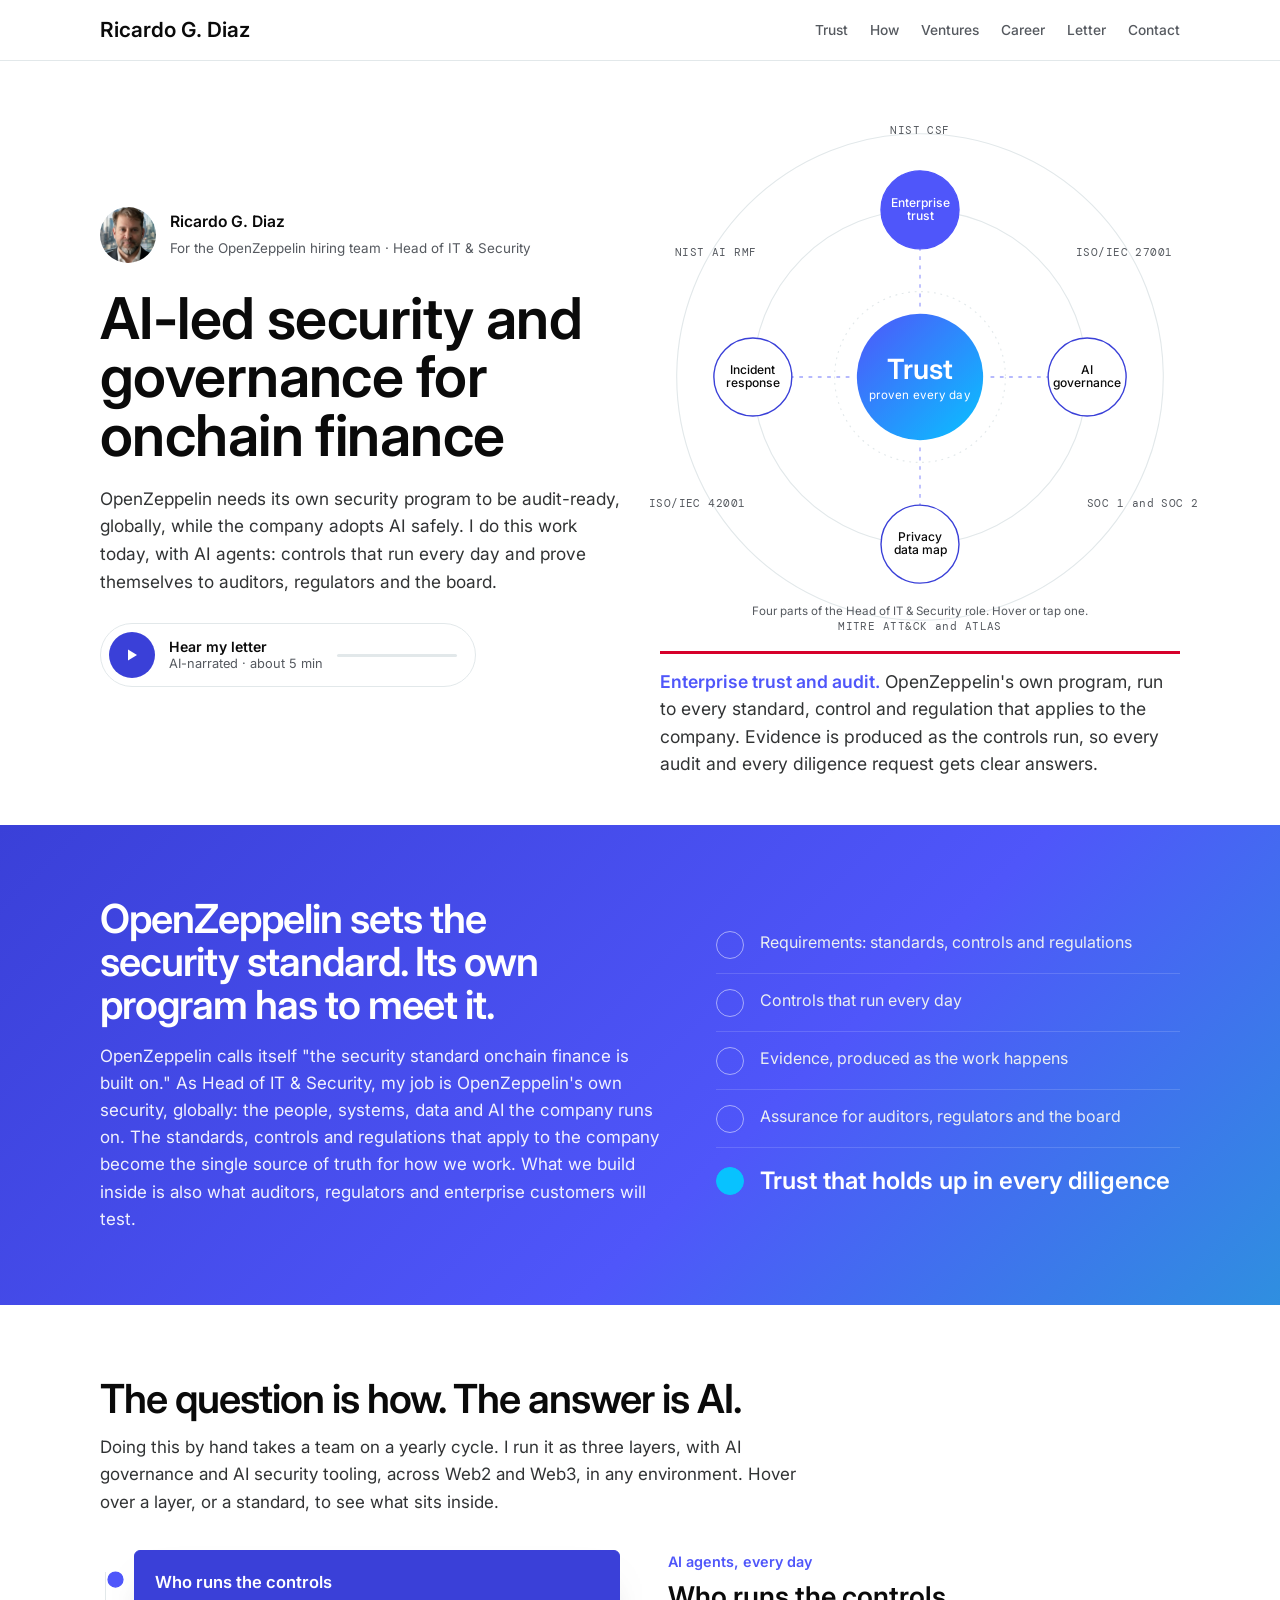
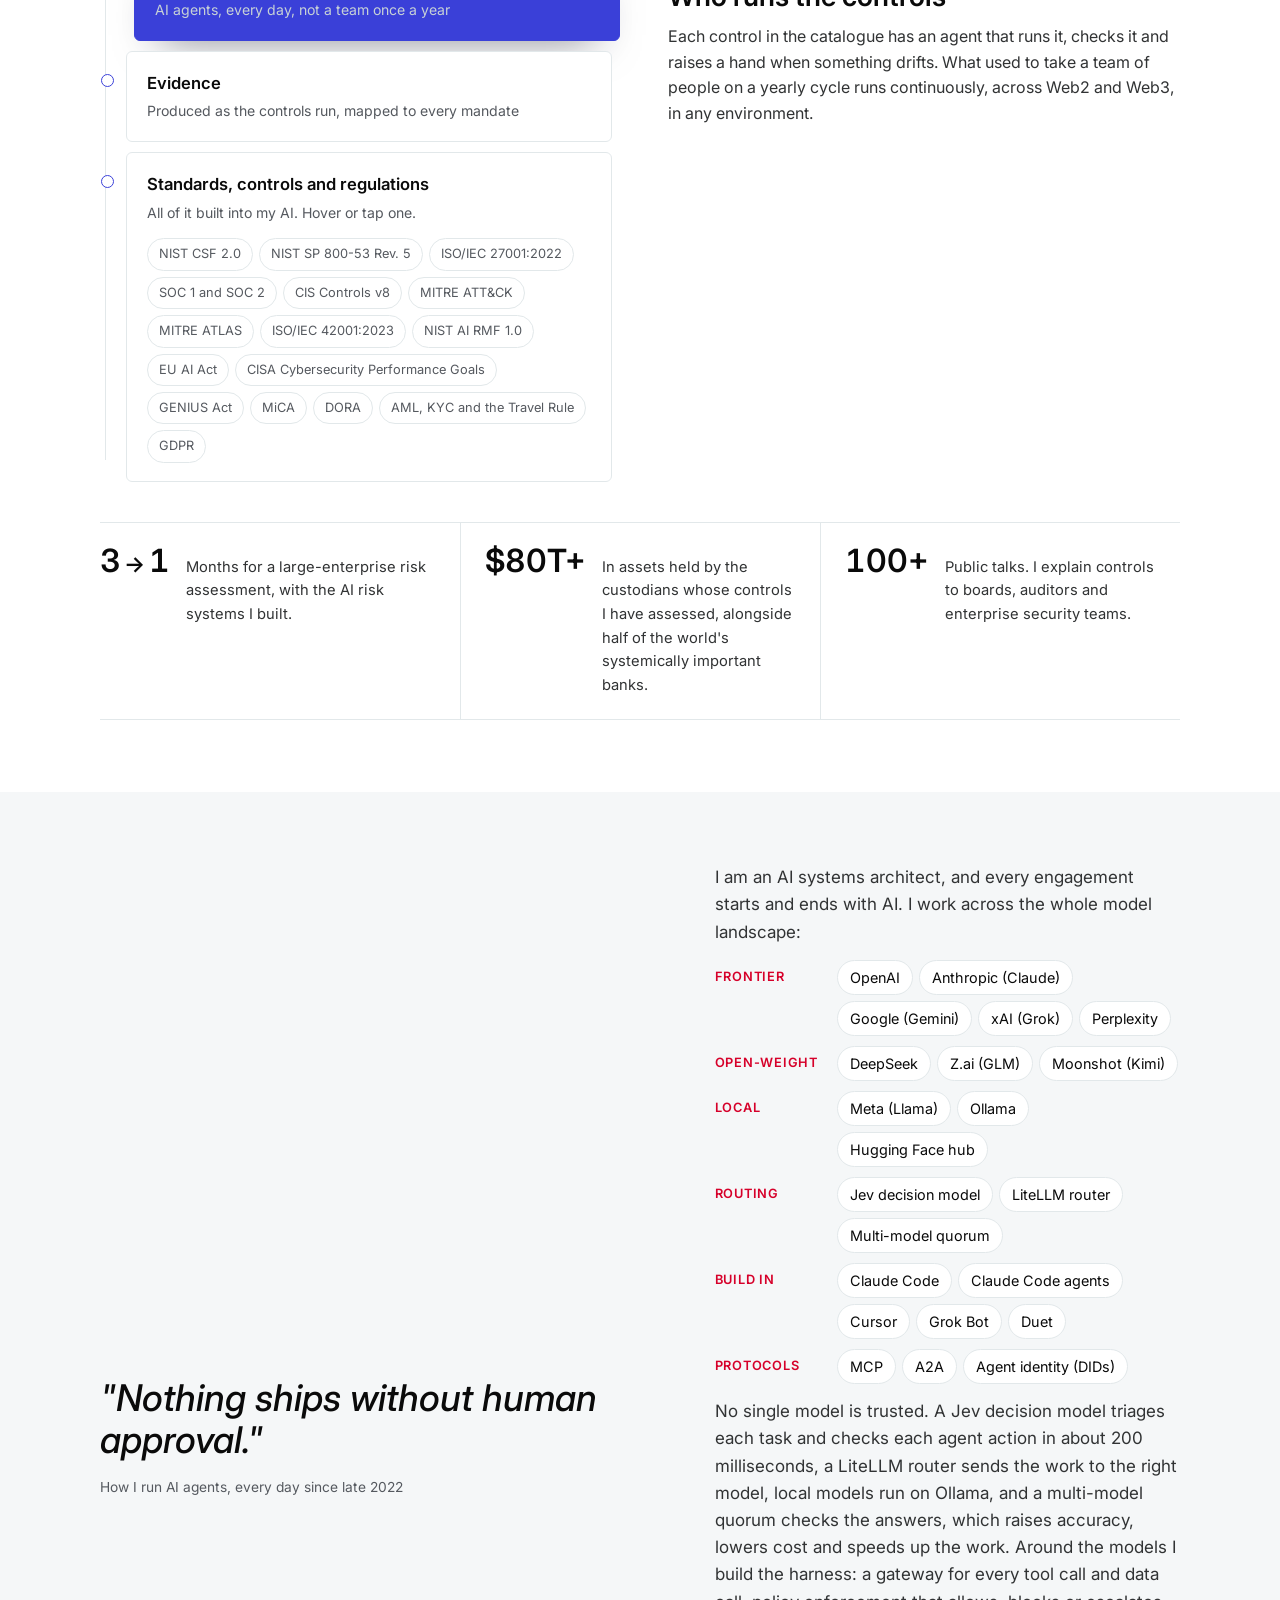
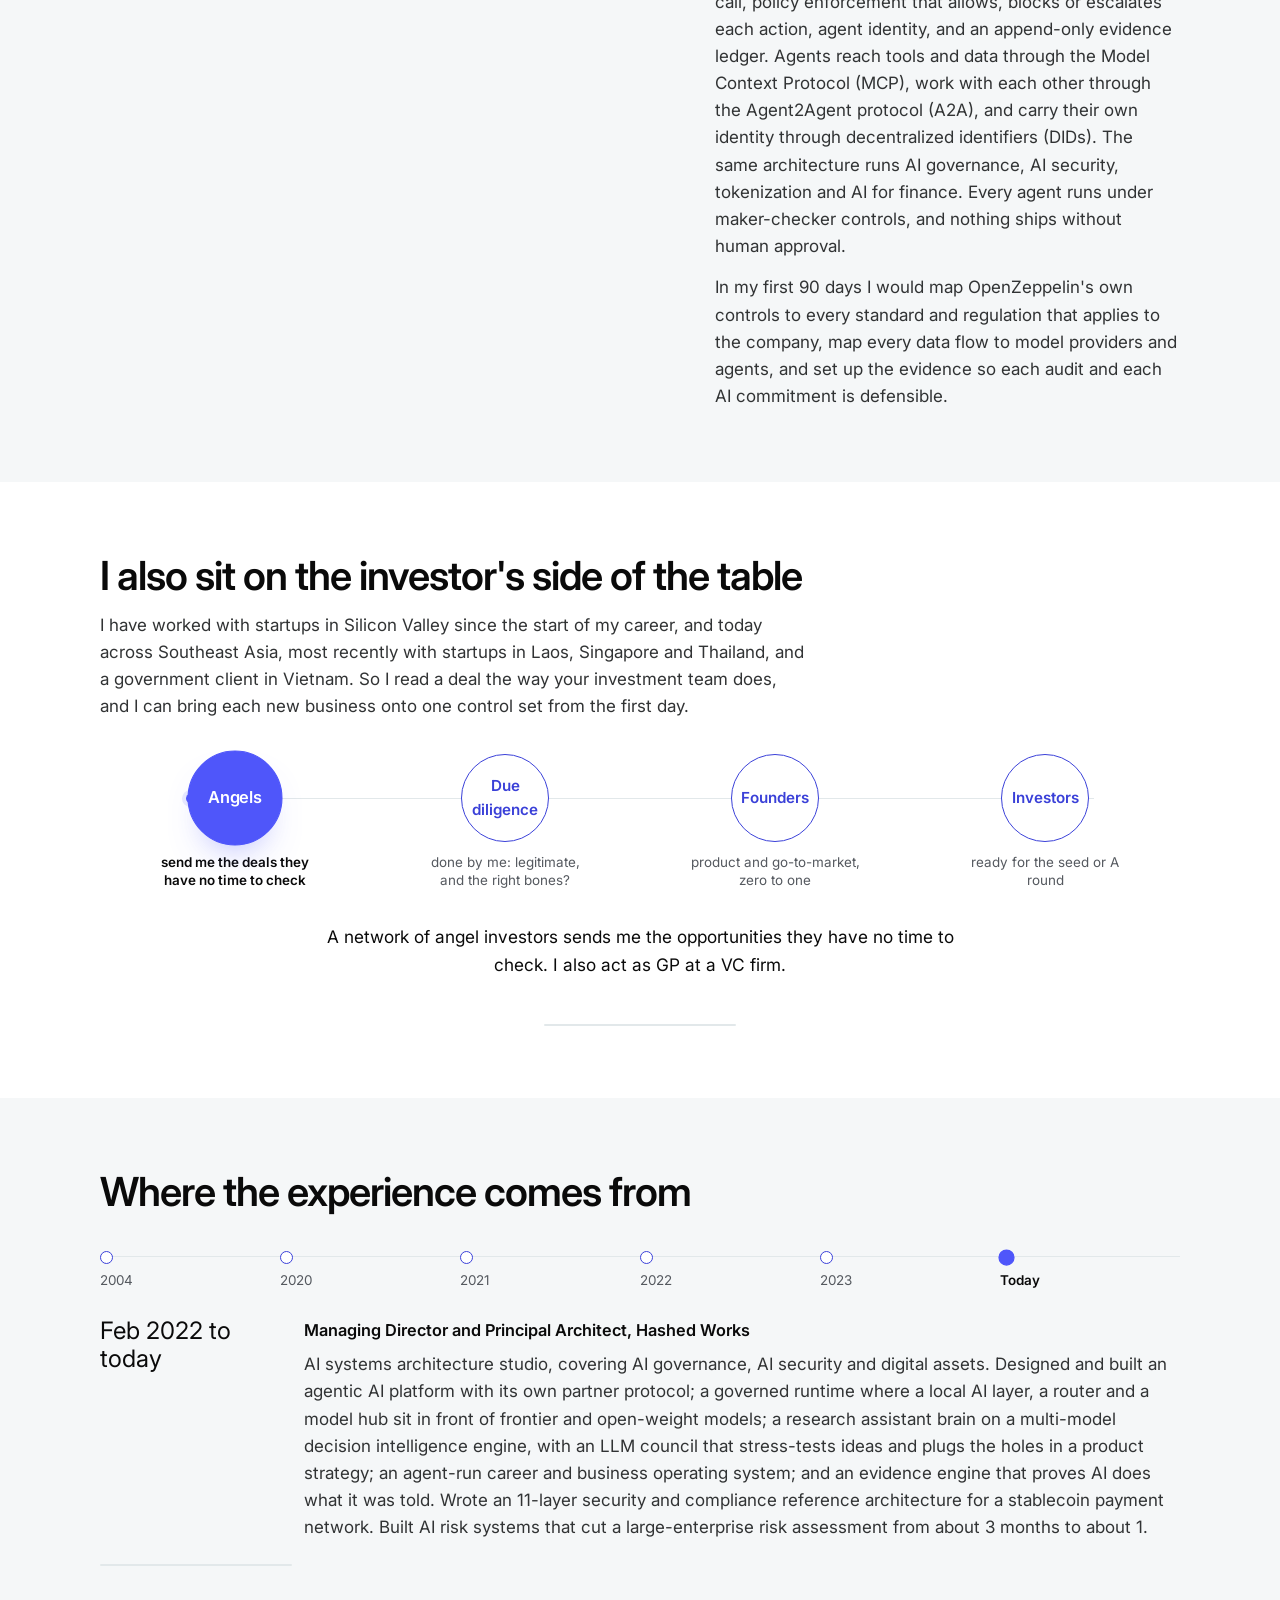
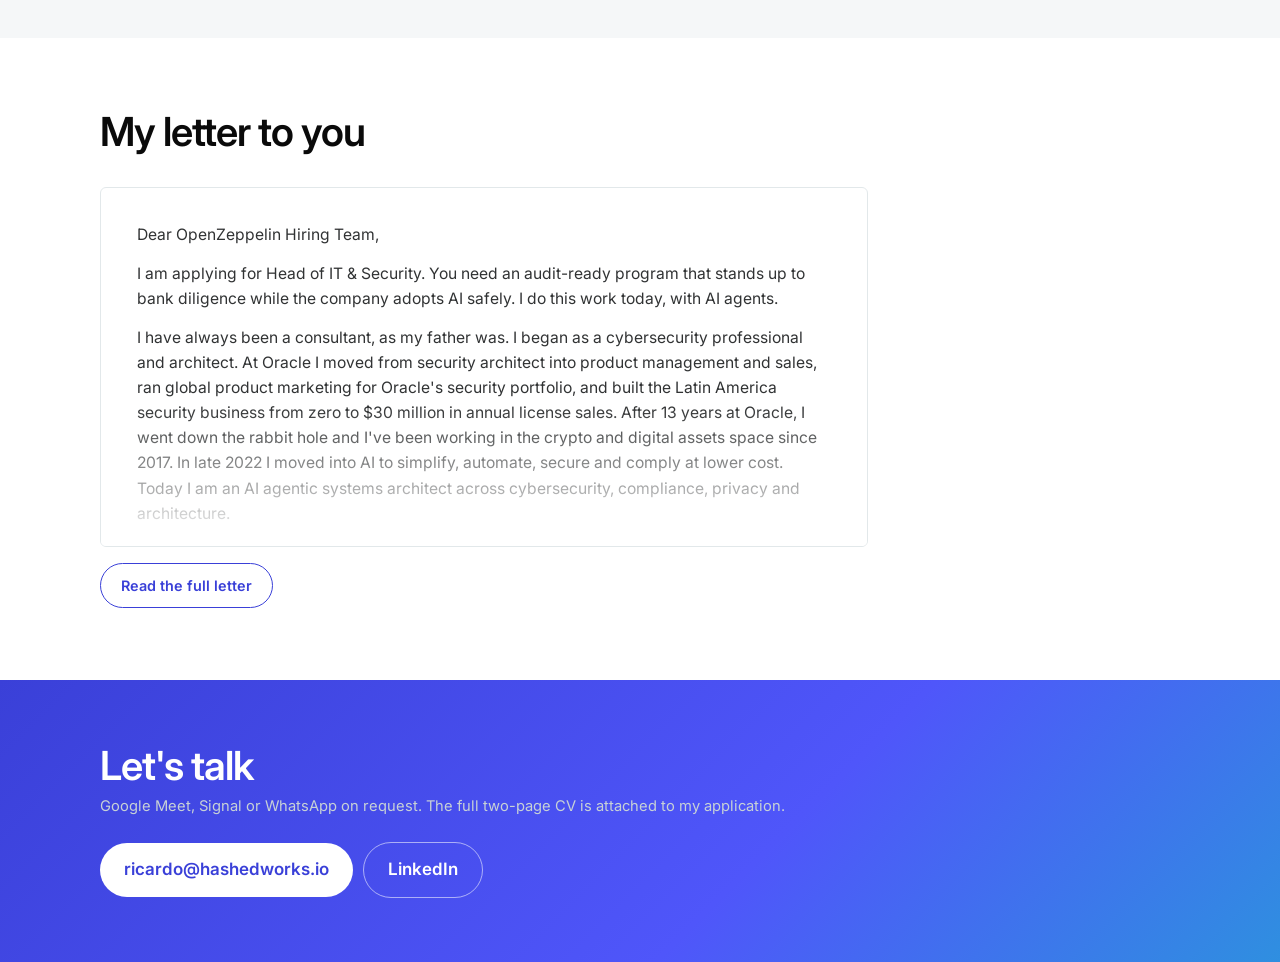
<file: openzeppelin/index.html>
<!doctype html>
<html lang="en">
<head>
<meta charset="utf-8">
<meta name="viewport" content="width=device-width,initial-scale=1">
<meta name="robots" content="noindex,nofollow">
<title>Ricardo Diaz for OpenZeppelin</title>
<link rel="preconnect" href="https://fonts.googleapis.com">
<link rel="stylesheet" href="https://fonts.googleapis.com/css2?family=Inter:wght@400;500;600;700&family=DM+Mono:wght@400;500&display=swap">
<style>
/* OpenZeppelin's own grammar: white and ink panels, one violet accent, Inter with DM Mono labels. One thin orbit. */
:root{
  --navy:#3a40d8; --navy-2:#2a2fa8; --royal:#4f56fa; --gold:#08c2ff; --spg:#d6002a;
  --bg:#ffffff; --panel:#f5f7f8; --ink:#0a0a0a; --text:#313334; --muted:#55595f; --line:#e2e8ea;
  --serif:"Inter",Arial,sans-serif; --sans:"Inter",Arial,sans-serif; --mono:"DM Mono",ui-monospace,monospace;
  --ease:cubic-bezier(.23,1,.32,1);
}
@media (prefers-color-scheme:dark){:root:not([data-theme="light"]){--bg:#0a0a0a;--panel:#111426;--ink:#ffffff;--text:#e2e8ea;--muted:#a0aeb5;--line:#1f2333;color-scheme:dark}}
:root[data-theme="dark"]{--bg:#0a0a0a;--panel:#111426;--ink:#ffffff;--text:#e2e8ea;--muted:#a0aeb5;--line:#1f2333;color-scheme:dark}
*{box-sizing:border-box}
html{scroll-behavior:smooth}
::selection{background:var(--royal);color:#fff}
body{margin:0;background:var(--bg);color:var(--text);font-family:var(--sans);font-size:17px;line-height:1.6;-webkit-font-smoothing:antialiased}
h1,h2,h3,p{margin:0}
h1,h2{font-family:var(--serif);font-weight:600;letter-spacing:-.025em;color:var(--ink);text-wrap:balance}
h1{font-size:clamp(2.4rem,4.6vw,3.6rem);line-height:1.02;letter-spacing:-.01em}
h2{font-size:clamp(1.8rem,3.2vw,2.5rem);line-height:1.08}
h3{font-size:1.02rem;font-weight:600;color:var(--ink)}
a{color:var(--royal);text-underline-offset:3px}
.wrap{max-width:70rem;margin:0 auto;padding:0 20px}
button{font:inherit;cursor:pointer;transition:transform .16s var(--ease),background .2s,color .2s,border-color .2s}
button:active{transform:scale(.97)}
:focus-visible{outline:3px solid var(--royal);outline-offset:3px;border-radius:4px}
::-webkit-scrollbar{width:10px}::-webkit-scrollbar-thumb{background:var(--line);border-radius:10px}
svg{display:block}

nav{position:sticky;top:0;z-index:5;background:color-mix(in srgb,var(--bg) 86%,transparent);backdrop-filter:blur(12px);border-bottom:1px solid var(--line)}
nav .wrap{display:flex;align-items:center;gap:22px;height:60px;white-space:nowrap;overflow-x:auto;scrollbar-width:none}
nav b{font-family:var(--serif);font-size:1.3rem;font-weight:600;color:var(--ink);margin-right:auto}
nav a{color:var(--muted);text-decoration:none;font-size:.86rem;font-weight:500}
nav a:hover{color:var(--royal)}

/* hero: thesis on the left, the mechanism running on the right */
.hero{padding:56px 0 48px}
.hero .wrap{display:grid;grid-template-columns:minmax(0,1fr) minmax(0,1fr);gap:40px;align-items:center}
.hero .who{display:flex;align-items:center;gap:14px;margin-bottom:26px}
.hero .who img{width:56px;height:56px;border-radius:50%;object-fit:cover;object-position:50% 40%}
.hero .who b{display:block;color:var(--ink);font-weight:600;font-size:.98rem}
.hero .who span{font-size:.84rem;color:var(--muted)}
.hero p.lead{margin-top:20px;font-size:1.08rem;max-width:34rem}
.player{margin-top:28px;display:inline-flex;align-items:center;gap:14px;padding:8px 18px 8px 8px;border:1px solid var(--line);border-radius:999px;background:var(--bg);max-width:100%}
.player button{width:46px;height:46px;border-radius:50%;border:0;background:var(--navy);color:#fff;display:grid;place-items:center;flex:none}
.player button:hover{background:var(--royal)}
.player .meta{font-size:.8rem;color:var(--muted);line-height:1.3}
.player .meta strong{display:block;color:var(--ink);font-weight:600;font-size:.88rem}
.player .bar{height:3px;width:120px;background:var(--line);border-radius:3px;overflow:hidden}
.player .bar i{display:block;height:100%;width:0;background:var(--royal);transition:width .25s linear}

/* orbit */
.orbit{position:relative;aspect-ratio:1;max-width:560px;margin:0 auto;width:100%}
.orbit svg{width:100%;height:100%;overflow:visible}
.orbit .ring{fill:none;stroke:var(--line);stroke-width:1.2}
.orbit .spoke{stroke:var(--royal);stroke-width:1.4;stroke-dasharray:4 6;opacity:.55}
.orbit .core{fill:url(#coreg)}
.orbit .core-t{font-family:var(--serif);font-size:30px;font-weight:600;fill:#fff;text-anchor:middle}
.orbit .core-s{font-family:var(--sans);font-size:12.5px;fill:#fff;text-anchor:middle;letter-spacing:.02em}
.orbit .pulse{fill:var(--royal)}
.orbit .node{cursor:pointer}
.orbit .node circle{fill:var(--bg);stroke:var(--navy);stroke-width:1.5;transition:fill .2s,stroke .2s,r .2s var(--ease)}
.orbit .node text{font-family:var(--sans);font-size:13px;font-weight:500;fill:var(--ink);text-anchor:middle;pointer-events:none}
.orbit .node:hover circle,.orbit .node.on circle{fill:var(--royal);stroke:var(--royal)}
.orbit .node.on text,.orbit .node:hover text{fill:#fff}
.orbit .node:focus,.orbit .node:focus-visible{outline:none}
.orbit .node:focus-visible circle{stroke:var(--gold);stroke-width:3}
.orbit .std{font-family:var(--mono);font-size:12px;fill:var(--muted);text-anchor:middle;letter-spacing:.04em}
.orbit .cap{font-family:var(--sans);font-size:12.5px;fill:var(--muted);text-anchor:middle}
.how{margin-top:14px;min-height:6rem;border-top:3px solid var(--spg);padding-top:14px;font-size:1.1rem;line-height:1.55}
.how b{color:var(--royal);font-weight:600}
.how p{transition:opacity .22s var(--ease),filter .22s var(--ease)}
.how p.swap{opacity:0;filter:blur(2px)}
@media (prefers-reduced-motion:no-preference){
  .orbit .pulse{animation:travel 2.6s var(--ease) infinite}
  .orbit .pulse.p2{animation-delay:.65s}.orbit .pulse.p3{animation-delay:1.3s}.orbit .pulse.p4{animation-delay:1.95s}
  @keyframes travel{0%{offset-distance:0%;opacity:0}12%{opacity:1}88%{opacity:1}100%{offset-distance:100%;opacity:0}}
  .orbit .ringspin{transform-origin:280px 280px;animation:spin 90s linear infinite}
  @keyframes spin{to{transform:rotate(360deg)}}
}

/* sections */
section{padding:72px 0}
section.panel{background:var(--panel)}
.head{max-width:44rem;margin-bottom:34px;display:flex;flex-direction:column;gap:14px}

/* trust: navy block */
.trust{background:linear-gradient(135deg,#3a40d8,#4f56fa 60%,#2f8fe0);color:#fff;padding:72px 0}
.trust h2{color:#fff}
.trust p{color:#fff;opacity:.92}
.trust .wrap{display:grid;grid-template-columns:1.1fr .9fr;gap:48px;align-items:center}
.chain{list-style:none;margin:0;padding:0;display:flex;flex-direction:column}
.chain li{display:grid;grid-template-columns:28px 1fr;gap:16px;align-items:start;padding:14px 0;border-top:1px solid rgba(255,255,255,.14);color:#ebeff1;font-size:1rem}
.chain li:first-child{border-top:0}
.chain li i{display:block;width:28px;height:28px;border-radius:50%;border:1.5px solid rgba(255,255,255,.5);margin-top:1px}
.chain li:last-child{font-family:var(--serif);font-size:1.5rem;font-weight:600;color:#fff;align-items:center}
.chain li:last-child i{background:var(--gold);border-color:var(--gold)}

/* how: three layers, one detail */
.stack{display:grid;grid-template-columns:minmax(0,1fr) minmax(0,1fr);gap:56px;align-items:start;margin-top:6px}
.layers{position:relative;display:flex;flex-direction:column;gap:10px;padding-left:26px}
.layers::before{content:"";position:absolute;left:5px;top:22px;bottom:22px;width:1px;background:var(--line)}
.layer{position:relative;text-align:left;border:1px solid var(--line);background:var(--bg);border-radius:6px;padding:18px 20px;display:grid;grid-template-columns:1fr;gap:4px;color:var(--ink);transition:transform .3s var(--ease),background .3s var(--ease),border-color .3s,box-shadow .3s var(--ease);cursor:pointer;font:inherit}
.layer::before{content:"";position:absolute;left:-26px;top:22px;width:11px;height:11px;border-radius:50%;background:var(--bg);border:1.5px solid var(--navy);transition:background .2s,border-color .2s,transform .2s var(--ease)}
.layer:hover{transform:translateX(4px);border-color:var(--navy)}
.layer.on{background:var(--navy);border-color:var(--navy);color:#fff;transform:translateX(8px);box-shadow:0 22px 44px -26px rgba(17,20,38,.6)}
.layer.on::before{background:var(--royal);border-color:var(--royal);transform:scale(1.25)}
.layer .n{font-weight:600;font-size:1.04rem}
.layer .d{font-size:.88rem;color:var(--muted)}
.layer.on .d{color:#c7d1d6}
.layer .chips{display:flex;flex-wrap:wrap;gap:6px;margin-top:10px}
.layer .chips button{border:1px solid var(--line);background:transparent;border-radius:999px;padding:5px 11px;font-size:.8rem;color:var(--muted);font:inherit;font-size:.8rem;transition:background .2s,color .2s,border-color .2s,transform .16s var(--ease)}
.layer .chips button:hover{border-color:var(--royal);color:var(--royal)}
.layer .chips button:active{transform:scale(.97)}
.layer.on .chips button{border-color:rgba(255,255,255,.35);color:#ebeff1}
.layer.on .chips button:hover,.layer.on .chips button.on{background:var(--royal);border-color:var(--royal);color:#fff}
.detail{position:sticky;top:84px;min-height:18rem}
.detail h3{font-family:var(--serif);font-size:1.7rem;font-weight:600;line-height:1.15;margin-bottom:12px}
.detail .cnt{color:var(--royal);font-weight:600;font-size:.9rem;margin-bottom:8px}
.detail p{font-size:1rem}
.fam{display:flex;flex-wrap:wrap;gap:6px;margin-top:16px}
.fam span{border:1px solid var(--line);border-radius:4px;padding:4px 9px;font-size:.8rem;color:var(--ink);background:var(--panel)}
.detail>*{transition:opacity .22s var(--ease),filter .22s var(--ease),transform .22s var(--ease)}
.detail.swap>*{opacity:0;filter:blur(2px);transform:translateY(4px)}

/* proof line */
.proof{display:grid;grid-template-columns:repeat(3,1fr);gap:0;border-top:1px solid var(--line);border-bottom:1px solid var(--line);margin:40px 0 0}
.proof div{padding:22px 24px 22px 0;display:flex;gap:16px;align-items:baseline}
.proof div+div{border-left:1px solid var(--line);padding-left:24px}
.proof em{font-family:var(--serif);font-style:normal;font-size:2rem;white-space:nowrap;line-height:1;color:var(--ink);font-weight:600;font-variant-numeric:tabular-nums}
.proof p{font-size:.92rem}

.models{display:flex;flex-direction:column;gap:10px}.models div{display:grid;grid-template-columns:112px 1fr;gap:10px;align-items:start}.models em{font-style:normal;display:flex;flex-wrap:wrap;gap:6px}.models b{padding-top:7px;font-size:.8rem;text-transform:uppercase;letter-spacing:.06em;color:var(--spg);font-weight:600}.models span{background:var(--bg);border:1px solid var(--line);border-radius:999px;padding:5px 12px;font-size:.9rem;color:var(--ink);transition:border-color .2s,transform .2s var(--ease)}.models span:hover{border-color:var(--royal);transform:translateY(-2px)}
/* mekong */
.mekong .wrap{display:grid;grid-template-columns:1.2fr 1fr;gap:56px;align-items:center}
blockquote{margin:0;font-family:var(--serif);font-size:clamp(1.7rem,3vw,2.3rem);line-height:1.15;color:var(--ink);font-weight:500;font-style:italic}
.by{margin-top:14px;font-size:.86rem;color:var(--muted)}

/* ventures: deal flow */
.flow{position:relative;margin-top:14px}
.flow .line{position:absolute;left:8%;right:8%;top:44px;height:1px;background:var(--line)}
.flow .dot{position:absolute;top:40px;width:9px;height:9px;border-radius:50%;background:var(--royal);left:8%;animation:travel 6s linear infinite;box-shadow:0 0 0 4px rgba(79,86,250,.12)}
@keyframes travel{0%{left:8%;opacity:0}6%{opacity:1}94%{opacity:1}100%{left:calc(92% - 9px);opacity:0}}
.flow .stations{display:grid;grid-template-columns:repeat(4,1fr);position:relative}
.station{background:none;border:0;padding:0;text-align:center;color:var(--muted);font:inherit;display:grid;justify-items:center;gap:12px;cursor:pointer}
.station i{display:grid;place-items:center;width:88px;height:88px;border-radius:50%;background:var(--bg);border:1.5px solid var(--navy);color:var(--navy);font-style:normal;font-weight:600;font-size:.95rem;transition:background .25s var(--ease),color .25s,transform .3s var(--ease),box-shadow .3s var(--ease)}
.station:hover i{transform:translateY(-3px)}
.station:active i{transform:scale(.97)}
.station[aria-selected="true"] i{background:var(--royal);border-color:var(--royal);color:#fff;transform:scale(1.08);box-shadow:0 18px 36px -22px rgba(79,86,250,.7)}
.station small{font-size:.84rem;line-height:1.3;max-width:11rem}
.station[aria-selected="true"] small{color:var(--ink);font-weight:600}
.flow .say{margin:34px auto 0;max-width:42rem;text-align:center;min-height:5.2rem}
.flow .say p{font-size:1.08rem;color:var(--ink);transition:opacity .22s var(--ease),filter .22s var(--ease)}
.flow .say p.swap{opacity:0;filter:blur(2px)}
.cyc{height:2px;background:var(--line);border-radius:2px;overflow:hidden;margin:18px auto 0;max-width:12rem}
.cyc i{display:block;height:100%;width:0;background:var(--royal);transition:width .2s linear}

/* career timeline */
.tl{position:relative;margin-top:10px}
.tl .rail{display:grid;grid-template-columns:repeat(6,1fr);position:relative;padding-top:22px}
.tl .rail::before{content:"";position:absolute;left:0;right:0;top:8px;height:1px;background:var(--line)}
.tl .rail button{background:none;border:0;text-align:left;padding:0 10px 0 0;color:var(--muted);font-size:.84rem;position:relative}
.tl .rail button::before{content:"";position:absolute;top:-19px;left:0;width:11px;height:11px;border-radius:50%;background:var(--bg);border:1.5px solid var(--navy);transition:background .2s,transform .2s var(--ease)}
.tl .rail button[aria-selected="true"]{color:var(--ink);font-weight:600}
.tl .rail button[aria-selected="true"]::before{background:var(--royal);border-color:var(--royal);transform:scale(1.25)}
.tl .body{margin-top:26px;display:grid;grid-template-columns:11rem 1fr;gap:28px;min-height:8rem}
.tl .yrs{font-family:var(--serif);font-size:1.5rem;color:var(--ink);line-height:1.15}
.tl .body p{transition:opacity .22s var(--ease),filter .22s var(--ease)}
.tl .body .swap{opacity:0;filter:blur(2px)}
.tl .cyc{margin:22px 0 0;max-width:12rem}

/* letter */
.letter{position:relative;max-width:48rem;background:var(--bg);border:1px solid var(--line);border-radius:6px;padding:34px 36px;max-height:360px;overflow:hidden;transition:max-height .6s var(--ease)}
.letter p{margin-bottom:14px;font-size:.98rem}
.letter.open{max-height:5000px}
.letter:not(.open)::after{content:"";position:absolute;left:0;right:0;bottom:0;height:140px;background:linear-gradient(transparent,var(--bg))}
.more{margin-top:16px;background:none;border:1px solid var(--navy);color:var(--navy);border-radius:999px;padding:10px 20px;font-weight:600;font-size:.9rem}
.more:hover{background:var(--navy);color:#fff}

/* close */
.contact{background:linear-gradient(135deg,#3a40d8,#4f56fa 60%,#2f8fe0);color:#fff;padding:64px 0}
.contact .wrap{display:flex;flex-wrap:wrap;justify-content:space-between;align-items:center;gap:24px}
.contact h2{color:#fff}
.contact p{color:#c7d1d6;font-size:.92rem;margin-top:8px}
.contact a.btn{display:inline-block;background:#fff;color:var(--navy);text-decoration:none;font-weight:600;padding:13px 24px;border-radius:999px;margin-right:10px;transition:transform .16s var(--ease)}
.contact a.btn:active{transform:scale(.97)}
.contact a.ghost{background:transparent;color:#fff;border:1px solid rgba(255,255,255,.55)}

@media (prefers-reduced-motion:no-preference){
  .hero .in{opacity:0;transform:translateY(10px);animation:in .7s var(--ease) forwards}
  .hero .in:nth-child(2){animation-delay:.06s}.hero .in:nth-child(3){animation-delay:.12s}.hero .in:nth-child(4){animation-delay:.18s}
  @keyframes in{to{opacity:1;transform:none}}
}
@media (max-width:860px){
  .hero .wrap,.trust .wrap,.mekong .wrap{grid-template-columns:1fr;gap:34px}
  .orbit{max-width:420px}
  .proof,.stack{grid-template-columns:1fr}
  .proof div+div{border-left:0;padding-left:0;border-top:1px solid var(--line)}
  .proof div{padding:18px 0}
  .stack{gap:28px}.detail{position:static;min-height:0}
  .flow .stations{grid-template-columns:repeat(2,1fr);gap:22px 8px}.flow .line,.flow .dot{display:none}.station i{width:76px;height:76px;font-size:.88rem}
  .row{grid-template-columns:1fr;gap:6px}
  .tl .rail{grid-template-columns:repeat(3,1fr);row-gap:28px}
  .tl .body{grid-template-columns:1fr;gap:10px}
  .letter{padding:24px 20px}
  section{padding:56px 0}
}
</style>
</head>
<body>

<nav><div class="wrap">
  <b>Ricardo G. Diaz</b>
  <a href="#trust">Trust</a><a href="#how">How</a><a href="#ventures">Ventures</a><a href="#career">Career</a><a href="#letter">Letter</a><a href="#contact">Contact</a>
</div></nav>

<header class="hero">
  <div class="wrap">
    <div>
      <div class="who in"><img src="photo.jpg" alt="Ricardo G. Diaz"><div><b>Ricardo G. Diaz</b><span>For the OpenZeppelin hiring team · Head of IT &amp; Security</span></div></div>
      <h1 class="in">AI-led security and governance for onchain finance</h1>
      <p class="lead in">OpenZeppelin needs its own security program to be audit-ready, globally, while the company adopts AI safely. I do this work today, with AI agents: controls that run every day and prove themselves to auditors, regulators and the board.</p>
      <div class="player in" id="player">
        <button type="button" id="pp" aria-label="Play my letter"><svg id="ic" width="16" height="16" viewBox="0 0 16 16" aria-hidden="true"><path d="M4 2.5v11l9-5.5z" fill="currentColor"/></svg></button>
        <div class="meta"><strong>Hear my letter</strong><span id="time">AI-narrated · about 5 min</span></div>
        <div class="bar" aria-hidden="true"><i id="prog"></i></div>
      </div>
      <audio id="aud" src="letter.mp3" preload="none"></audio>
    </div>

    <div>
      <div class="orbit" id="orbit" role="group" aria-label="Four parts of the role, run every day by AI agents, feeding evidence to the centre: trust">
        <svg viewBox="0 0 560 560">
          <g class="ringspin"><circle class="ring" cx="280" cy="280" r="262"/></g>
          <circle class="ring" cx="280" cy="280" r="180"/>
          <circle class="ring" cx="280" cy="280" r="92" style="stroke-dasharray:2 5"/>
          <!-- standards on the outer ring -->
          <text class="std" x="280" y="18">NIST CSF</text>
          <text class="std" x="500" y="150">ISO/IEC 27001</text>
          <text class="std" x="520" y="420">SOC 1 and SOC 2</text>
          <text class="std" x="280" y="552">MITRE ATT&amp;CK and ATLAS</text>
          <text class="std" x="40" y="420">ISO/IEC 42001</text>
          <text class="std" x="60" y="150">NIST AI RMF</text>
          <!-- spokes -->
          <line class="spoke" x1="280" y1="100" x2="280" y2="210"/>
          <line class="spoke" x1="460" y1="280" x2="350" y2="280"/>
          <line class="spoke" x1="280" y1="460" x2="280" y2="350"/>
          <line class="spoke" x1="100" y1="280" x2="210" y2="280"/>
          <!-- evidence pulses -->
          <circle class="pulse p1" r="4" style="offset-path:path('M280 100 L280 212')"/>
          <circle class="pulse p2" r="4" style="offset-path:path('M460 280 L348 280')"/>
          <circle class="pulse p3" r="4" style="offset-path:path('M280 460 L280 348')"/>
          <circle class="pulse p4" r="4" style="offset-path:path('M100 280 L212 280')"/>
          <!-- core -->
          <defs><linearGradient id="coreg" x1="0" y1="0" x2="1" y2="1"><stop offset="0" stop-color="#4f56fa"/><stop offset="1" stop-color="#08c2ff"/></linearGradient></defs><circle class="core" cx="280" cy="280" r="68"/>
          <text class="core-t" x="280" y="282">Trust</text>
          <text class="core-s" x="280" y="304">proven every day</text>
          <!-- nodes -->
          <g class="node on" data-i="0" tabindex="0" role="button" aria-label="Enterprise trust and audit">
            <circle cx="280" cy="100" r="42"/><text x="280" y="97">Enterprise</text><text x="280" y="111">trust</text></g>
          <g class="node" data-i="1" tabindex="0" role="button" aria-label="AI governance">
            <circle cx="460" cy="280" r="42"/><text x="460" y="277">AI</text><text x="460" y="291">governance</text></g>
          <g class="node" data-i="2" tabindex="0" role="button" aria-label="Privacy and data map">
            <circle cx="280" cy="460" r="42"/><text x="280" y="457">Privacy</text><text x="280" y="471">data map</text></g>
          <g class="node" data-i="3" tabindex="0" role="button" aria-label="Incident response">
            <circle cx="100" cy="280" r="42"/><text x="100" y="277">Incident</text><text x="100" y="291">response</text></g>
          <text class="cap" x="280" y="536">Four parts of the Head of IT &amp; Security role. Hover or tap one.</text>
        </svg>
      </div>
      <div class="how" aria-live="polite"><p id="howp"><b>Enterprise trust and audit.</b> OpenZeppelin's own program, run to every standard, control and regulation that applies to the company. Evidence is produced as the controls run, so every audit and every diligence request gets clear answers.</p></div>
    </div>
  </div>
</header>

<div class="trust" id="trust">
  <div class="wrap">
    <div style="display:flex;flex-direction:column;gap:16px">
      <h2>OpenZeppelin sets the security standard. Its own program has to meet it.</h2>
      <p>OpenZeppelin calls itself "the security standard onchain finance is built on." As Head of IT &amp; Security, my job is OpenZeppelin's own security, globally: the people, systems, data and AI the company runs on. The standards, controls and regulations that apply to the company become the single source of truth for how we work. What we build inside is also what auditors, regulators and enterprise customers will test.</p>
    </div>
    <ol class="chain">
      <li><i></i>Requirements: standards, controls and regulations</li><li><i></i>Controls that run every day</li>
      <li><i></i>Evidence, produced as the work happens</li>
      <li><i></i>Assurance for auditors, regulators and the board</li>
      <li><i></i>Trust that holds up in every diligence</li>
    </ol>
  </div>
</div>

<section id="how">
  <div class="wrap">
    <div class="head">
      <h2>The question is how. The answer is AI.</h2>
      <p>Doing this by hand takes a team on a yearly cycle. I run it as three layers, with AI governance and AI security tooling, across Web2 and Web3, in any environment. Hover over a layer, or a standard, to see what sits inside.</p>
    </div>
    <div class="stack">
      <div class="layers" role="tablist" aria-label="The three layers">
        <button type="button" role="tab" class="layer on" data-l="0" aria-selected="true"><span class="n">Who runs the controls</span><span class="d">AI agents, every day, not a team once a year</span></button>
        <button type="button" role="tab" class="layer" data-l="1" aria-selected="false"><span class="n">Evidence</span><span class="d">Produced as the controls run, mapped to every mandate</span></button>
        <div class="layer" data-l="2" role="tab" tabindex="0" aria-selected="false"><span class="n">Standards, controls and regulations</span><span class="d">All of it built into my AI. Hover or tap one.</span>
          <div class="chips" id="chips"></div>
        </div>
      </div>
      <div class="detail" id="detail" aria-live="polite"></div>
    </div>
    <div class="proof">
      <div><em>3<span style="font-size:1.4rem;margin:0 .15em">→</span>1</em><p>Months for a large-enterprise risk assessment, with the AI risk systems I built.</p></div>
      <div><em>$80T+</em><p>In assets held by the custodians whose controls I have assessed, alongside half of the world's systemically important banks.</p></div>
      <div><em>100+</em><p>Public talks. I explain controls to boards, auditors and enterprise security teams.</p></div>
    </div>
  </div>
</section>

<section class="panel mekong">
  <div class="wrap">
    <div>
      <blockquote>"Nothing ships without human approval."</blockquote>
      <p class="by">How I run AI agents, every day since late 2022</p>
    </div>
    <div style="display:flex;flex-direction:column;gap:14px">
      <p>I am an AI systems architect, and every engagement starts and ends with AI. I work across the whole model landscape:</p><div class="models"><div><b>Frontier</b><em><span>OpenAI</span><span>Anthropic (Claude)</span><span>Google (Gemini)</span><span>xAI (Grok)</span><span>Perplexity</span></em></div><div><b>Open-weight</b><em><span>DeepSeek</span><span>Z.ai (GLM)</span><span>Moonshot (Kimi)</span></em></div><div><b>Local</b><em><span>Meta (Llama)</span><span>Ollama</span><span>Hugging Face hub</span></em></div><div><b>Routing</b><em><span>Jev decision model</span><span>LiteLLM router</span><span>Multi-model quorum</span></em></div><div><b>Build in</b><em><span>Claude Code</span><span>Claude Code agents</span><span>Cursor</span><span>Grok Bot</span><span>Duet</span></em></div><div><b>Protocols</b><em><span>MCP</span><span>A2A</span><span>Agent identity (DIDs)</span></em></div></div><p>No single model is trusted. A Jev decision model triages each task and checks each agent action in about 200 milliseconds, a LiteLLM router sends the work to the right model, local models run on Ollama, and a multi-model quorum checks the answers, which raises accuracy, lowers cost and speeds up the work. Around the models I build the harness: a gateway for every tool call and data call, policy enforcement that allows, blocks or escalates each action, agent identity, and an append-only evidence ledger. Agents reach tools and data through the Model Context Protocol (MCP), work with each other through the Agent2Agent protocol (A2A), and carry their own identity through decentralized identifiers (DIDs). The same architecture runs AI governance, AI security, tokenization and AI for finance. Every agent runs under maker-checker controls, and nothing ships without human approval.</p>
      <p>In my first 90 days I would map OpenZeppelin's own controls to every standard and regulation that applies to the company, map every data flow to model providers and agents, and set up the evidence so each audit and each AI commitment is defensible.</p>
    </div>
  </div>
</section>

<section id="ventures">
  <div class="wrap">
    <div class="head">
      <h2>I also sit on the investor's side of the table</h2>
      <p>I have worked with startups in Silicon Valley since the start of my career, and today across Southeast Asia, most recently with startups in Laos, Singapore and Thailand, and a government client in Vietnam. So I read a deal the way your investment team does, and I can bring each new business onto one control set from the first day.</p>
    </div>
    <div class="flow" id="flow">
      <span class="line"></span><span class="dot"></span>
      <div class="stations" role="tablist" aria-label="How a deal moves through me">
        <button type="button" role="tab" class="station" data-s="0" aria-selected="true"><i>Angels</i><small>send me the deals they have no time to check</small></button>
        <button type="button" role="tab" class="station" data-s="1" aria-selected="false"><i>Due diligence</i><small>done by me: legitimate, and the right bones?</small></button>
        <button type="button" role="tab" class="station" data-s="2" aria-selected="false"><i>Founders</i><small>product and go-to-market, zero to one</small></button>
        <button type="button" role="tab" class="station" data-s="3" aria-selected="false"><i>Investors</i><small>ready for the seed or A round</small></button>
      </div>
      <div class="say"><p id="vsay"></p></div>
      <div class="cyc"><i id="vcyc"></i></div>
    </div>
  </div>
</section>

<section class="panel" id="career">
  <div class="wrap">
    <div class="head"><h2>Where the experience comes from</h2></div>
    <div class="tl">
      <div class="rail" role="tablist">
        <button role="tab" aria-selected="false" data-c="5">2004</button>
        <button role="tab" aria-selected="false" data-c="4">2020</button>
        <button role="tab" aria-selected="false" data-c="3">2021</button>
        <button role="tab" aria-selected="false" data-c="2">2022</button>
        <button role="tab" aria-selected="false" data-c="1">2023</button>
        <button role="tab" aria-selected="true" data-c="0">Today</button>
      </div>
      <div class="body"><p class="yrs" id="cy">Feb 2022 to today</p><div><h3 id="ct">Managing Director and Principal Architect, Hashed Works</h3><p id="cb" style="margin-top:8px">AI systems architecture studio, covering AI governance, AI security and digital assets. Designed and built an agentic AI platform with its own partner protocol; a governed runtime where a local AI layer, a router and a model hub sit in front of frontier and open-weight models; a research assistant brain on a multi-model decision intelligence engine, with an LLM council that stress-tests ideas and plugs the holes in a product strategy; an agent-run career and business operating system; and an evidence engine that proves AI does what it was told. Wrote an 11-layer security and compliance reference architecture for a stablecoin payment network. Built AI risk systems that cut a large-enterprise risk assessment from about 3 months to about 1.</p></div></div>
      <div class="cyc"><i id="ccyc"></i></div>
    </div>
  </div>
</section>

<section id="letter">
  <div class="wrap">
    <div class="head"><h2>My letter to you</h2></div>
    <div class="letter" id="letterText">
<p>Dear OpenZeppelin Hiring Team,</p>
<p>I am applying for Head of IT &amp; Security. You need an audit-ready program that stands up to bank diligence while the company adopts AI safely. I do this work today, with AI agents.</p>
<p>I have always been a consultant, as my father was. I began as a cybersecurity professional and architect. At Oracle I moved from security architect into product management and sales, ran global product marketing for Oracle's security portfolio, and built the Latin America security business from zero to $30 million in annual license sales. After 13 years at Oracle, I went down the rabbit hole and I've been working in the crypto and digital assets space since 2017. In late 2022 I moved into AI to simplify, automate, secure and comply at lower cost. Today I am an AI agentic systems architect across cybersecurity, compliance, privacy and architecture.</p>
<p>Hashed Works is my consulting business. I've been designing, running and using AI agentic systems daily since late 2022, for clients and for myself. That is the context behind everything else in this letter.</p>
<p>I work across the whole model landscape: frontier models from OpenAI, Anthropic (Claude), Google (Gemini), xAI (Grok) and Perplexity; open-weight models such as DeepSeek, Z.ai's GLM and Moonshot's Kimi; and local models such as Meta's Llama, from hubs like Hugging Face. No single model is trusted. A Jev decision model triages each task and checks each agent action in milliseconds, a LiteLLM router sends the work to the right model, local models run on Ollama, and a council of models checks one another in a quorum, keeping the work secure, accurate, fast and cost-effective. My agents reach tools and data through the Model Context Protocol (MCP), work with each other through the Agent2Agent protocol (A2A), and carry their own identity through decentralized identifiers (DIDs). I build in Claude Code, with Claude Code agents, Cursor, Grok Bot and Duet. Every agent runs under maker-checker controls, and nothing ships without human approval.</p>
<p>For AI governance I work to ISO/IEC 42001, the NIST AI Risk Management Framework (AI RMF) and the EU AI Act. For security: the NIST Cybersecurity Framework (CSF), NIST SP 800-53 for banks, ISO/IEC 27001, SOC 1 and SOC 2, and CIS Controls v8. For threats: MITRE ATT&amp;CK, and MITRE ATLAS for AI systems. One control set maps to every mandate, which cut a large risk assessment from about three months to about one. For digital assets, I design custody, wallet, multi-party computation (MPC) and tokenization architectures for startups in Singapore and a government client in Vietnam.</p>
<p>I know what bank diligence looks for. I have spent much of my career assessing banks and global custodians: more than a dozen custodians holding over $80 trillion in assets, and half of the world's systemically important banks. At EY I advised a global bank's executive team on retail crypto and custody strategy. At BRD I led the launch of a white-label wallet-as-a-service for protocols, wallets, exchanges, traditional finance, payment processors and enterprises.</p>
<p>I have owned a program end to end. As virtual chief information security officer (vCISO) in 2023 and 2024, I built one from zero for a small-cap, publicly traded semiconductor test company, one of the world's top three in its field, giving assurance to its customers and the US federal government. I have led SOC 1 and SOC 2 preparation and audits, and I explain controls to boards, backed by more than 100 public talks.</p>
<p>In my first 90 days I would map your controls to what S&amp;P Global's bank customers and auditors will ask, and map every data flow to model providers and agents, so each AI commitment you make is defensible.</p>
<p>I am an Argentine US citizen, I work in English and Spanish, and I would welcome a conversation.</p>
<p>Best regards,</p>
<p>Ricardo G. Diaz</p>
    </div>
    <button class="more" id="more" type="button">Read the full letter</button>
  </div>
</section>

<div class="contact" id="contact">
  <div class="wrap">
    <div><h2>Let's talk</h2><p>Google Meet, Signal or WhatsApp on request. The full two-page CV is attached to my application.</p></div>
    <div><a class="btn" href="mailto:ricardo@hashedworks.io">ricardo@hashedworks.io</a><a class="btn ghost" href="https://www.linkedin.com/in/Webdefense" target="_blank" rel="noopener">LinkedIn</a></div>
  </div>
</div>

<script>
(function(){
  var E="cubic-bezier(.23,1,.32,1)";
  // audio
  var a=document.getElementById("aud"),pp=document.getElementById("pp"),ic=document.getElementById("ic"),pr=document.getElementById("prog"),tm=document.getElementById("time");
  var PLAY='<path d="M4 2.5v11l9-5.5z" fill="currentColor"/>',PAUSE='<path d="M3.5 2.5h3v11h-3zM9.5 2.5h3v11h-3z" fill="currentColor"/>';
  pp.addEventListener("click",function(){ if(a.paused){a.play();ic.innerHTML=PAUSE;pp.setAttribute("aria-label","Pause");} else {a.pause();ic.innerHTML=PLAY;pp.setAttribute("aria-label","Play my letter");} });
  a.addEventListener("timeupdate",function(){ if(a.duration){pr.style.width=(a.currentTime/a.duration*100)+"%";var r=Math.max(0,a.duration-a.currentTime);tm.textContent="AI-narrated · "+Math.floor(r/60)+":"+String(Math.floor(r%60)).padStart(2,"0")+" left";} });
  a.addEventListener("ended",function(){ic.innerHTML=PLAY;pr.style.width="0";tm.textContent="AI-narrated · about 5 min";});

  // orbit nodes
  var HOW=[
    ["Enterprise trust and audit.","OpenZeppelin's own program, run to every standard, control and regulation that applies to the company. Evidence is produced as the controls run, so every audit and every diligence request gets clear answers."],
    ["AI governance.","Every AI tool and agentic workflow reviewed before it is approved, and every agent tool call checked in milliseconds by a Jev decision model that scores whether it is in scope, so it runs, waits for a person, or is blocked. Least-privilege access to tools and data, secrets handling, monitoring and an audit trail come with it. Model providers are managed as critical vendors, mapped to ISO/IEC 42001, the NIST AI RMF and the EU AI Act."],
    ["Privacy and data map.","A live map of how OpenZeppelin's data flows into, through and out of the company, including flows to model providers and through agentic workflows, so every GDPR and CCPA/CPRA commitment is defensible."],
    ["Incident response.","Playbooks, tabletop exercises and post-incident reviews, run with Legal, plus the bug bounty programs. Agents watch for drift and raise a hand in minutes, not at quarter end."]];
  var nodes=document.querySelectorAll(".node"),howp=document.getElementById("howp");
  function pick(i){ nodes.forEach(function(n){n.classList.toggle("on",n.dataset.i==i);}); howp.classList.add("swap"); setTimeout(function(){ howp.innerHTML="<b>"+HOW[i][0]+"</b> "+HOW[i][1]; howp.classList.remove("swap"); },180); }
  nodes.forEach(function(n){ n.addEventListener("mouseenter",function(){ if(!n.classList.contains("on"))pick(n.dataset.i);}); n.addEventListener("focus",function(){ if(!n.classList.contains("on"))pick(n.dataset.i);}); n.addEventListener("click",function(){pick(n.dataset.i);}); n.addEventListener("keydown",function(e){if(e.key==="Enter"||e.key===" "){e.preventDefault();pick(n.dataset.i);}}); });

  // generic cycler: runs only in view, pauses on hover/focus, resumes 14s after a click, off under reduced motion
  var RM=window.matchMedia("(prefers-reduced-motion: reduce)").matches;
  function cycler(root,n,ms,go,bar){
    var i=0,t0=0,raf,hold=0,vis=false,paused=false;
    function tick(ts){ if(!t0)t0=ts; var el=ts-t0; if(bar)bar.style.width=Math.min(100,el/ms*100)+"%"; if(el>=ms){t0=ts;i=(i+1)%n;go(i);} raf=requestAnimationFrame(tick); }
    function start(){ if(RM||raf||!vis||paused)return; t0=0; raf=requestAnimationFrame(tick); }
    function stop(){ if(raf)cancelAnimationFrame(raf); raf=0; if(bar)bar.style.width="0"; }
    root.addEventListener("mouseenter",function(){paused=true;stop();}); root.addEventListener("mouseleave",function(){paused=false;start();});
    root.addEventListener("focusin",function(){paused=true;stop();}); root.addEventListener("focusout",function(){paused=false;start();});
    if("IntersectionObserver" in window){ new IntersectionObserver(function(es){ vis=es[0].isIntersecting; vis?start():stop(); },{threshold:.35}).observe(root); } else { vis=true; start(); }
    return { set:function(k){ i=k; stop(); clearTimeout(hold); hold=setTimeout(function(){paused=false;start();},14000); } };
  }

  // how: three layers
  var STD=[
    ["NIST CSF 2.0","6 functions","The outcome map every other framework hangs off.",["Govern","Identify","Protect","Detect","Respond","Recover"]],
    ["NIST SP 800-53 Rev. 5","20 control families","The deepest control catalogue; my agents map the others to it.",["Access Control","Awareness and Training","Audit and Accountability","Assessment and Authorization","Configuration Management","Contingency Planning","Identification and Authentication","Incident Response","Maintenance","Media Protection","Physical and Environmental Protection","Planning","Program Management","Personnel Security","PII Processing and Transparency","Risk Assessment","System and Services Acquisition","System and Communications Protection","System and Information Integrity","Supply Chain Risk Management"]],
    ["ISO/IEC 27001:2022","93 Annex A controls, 4 themes","The certificate regulators and banks ask for first.",["Organizational (37)","People (8)","Physical (14)","Technological (34)"]],
    ["SOC 1 and SOC 2","5 Trust Services Criteria","SOC 1 covers controls over financial reporting; SOC 2 proves the controls you already run.",["Security","Availability","Processing Integrity","Confidentiality","Privacy"]],
    ["CIS Controls v8","18 controls","The practical baseline I stand a security function up on.",["Enterprise Asset Inventory","Software Asset Inventory","Data Protection","Secure Configuration","Account Management","Access Control Management","Continuous Vulnerability Management","Audit Log Management","Email and Web Browser Protections","Malware Defenses","Data Recovery","Network Infrastructure Management","Network Monitoring and Defense","Security Awareness and Skills Training","Service Provider Management","Application Software Security","Incident Response Management","Penetration Testing"]],
    ["MITRE ATT&CK","14 enterprise tactics","How attackers actually move; every control is tested against it.",["Reconnaissance","Resource Development","Initial Access","Execution","Persistence","Privilege Escalation","Defense Evasion","Credential Access","Discovery","Lateral Movement","Collection","Command and Control","Exfiltration","Impact"]],
    ["MITRE ATLAS","Tactics and techniques against AI systems","The attack map for the AI itself, from model access to attack staging.",["ML Model Access","ML Attack Staging","Prompt and data poisoning paths","Model theft and evasion"]],
    ["ISO/IEC 42001:2023","AI management system","The management standard for how an organisation governs its AI.",["AI policies","Internal organization","Resources for AI systems","AI system impact assessment","AI system life cycle","Data for AI systems","Information for interested parties","Use of AI systems","Third-party relationships"]],
    ["NIST AI RMF 1.0","4 functions","Risk management for AI, mapped to the same control set.",["Govern","Map","Measure","Manage"]],
    ["EU AI Act","Obligations by risk tier","The regulation your AI use will be judged against.",["Prohibited practices","High-risk systems","Transparency obligations","General-purpose AI models"]],
    ["CISA Cybersecurity Performance Goals","US baseline practices","The US government's short list of practices that cut the most risk.",["Account security","Device security","Data security","Governance and training","Vulnerability management","Supply chain and third party","Response and recovery"]],
    ["GENIUS Act","US stablecoin law","The US framework for payment stablecoins that the onchain market now builds to.",["Permitted payment stablecoin issuers","Reserve backing","Reserve disclosure","AML and sanctions compliance"]],
    ["MiCA","EU crypto-asset regulation","The EU rulebook for crypto-asset service providers and tokens.",["Crypto-asset service providers","Asset-referenced and e-money tokens","Market abuse rules","Custody and safeguarding"]],
    ["DORA","EU digital operational resilience","How regulated EU financial firms, and their technology providers, must stay resilient.",["ICT risk management","Incident reporting","Resilience testing","Third-party ICT risk","Information sharing"]],
    ["AML, KYC and the Travel Rule","Financial crime controls","The controls regulators expect wherever digital assets move.",["Customer due diligence (KYC)","Transaction monitoring","Sanctions screening (OFAC)","FATF Travel Rule","Suspicious activity reporting"]],
    ["GDPR","EU data protection","The privacy law every data flow, including flows to model providers, is held to.",["Lawful basis","Data subject rights","Data protection by design","Breach notice within 72 hours","Cross-border transfers"]]];
  var LAY=[
    ["Who runs the controls","AI agents, every day","Each control in the catalogue has an agent that runs it, checks it and raises a hand when something drifts. What used to take a team of people on a yearly cycle runs continuously, across Web2 and Web3, in any environment."],
    ["Evidence","Produced as the controls run","Not gathered for the audit. The requirements are the single source of truth: every standard, control and regulation that applies to OpenZeppelin maps to one control set, so one piece of evidence serves auditors, regulators, the board and enterprise customers at the same time. Any certification then becomes what it should be: proving controls that already run, at a pace your maturity sets."],
    ["Standards, controls and regulations","Built into my AI","Every standard, control catalogue and regulatory mandate here lives in my AI and its knowledge base. The business process of assessing, implementing and keeping the controls, and so defining trust daily, is what the AI runs. Hover over or tap a standard to see what sits under it."]];
  var layers=document.querySelectorAll(".layer"),det=document.getElementById("detail"),chips=document.getElementById("chips");
  STD.forEach(function(s,k){ var b=document.createElement("button"); b.type="button"; b.textContent=s[0]; b.dataset.k=k; b.addEventListener("click",function(e){ e.stopPropagation(); layer(2,k); }); b.addEventListener("mouseenter",function(){ if(!b.classList.contains("on"))layer(2,k); }); chips.appendChild(b); });
  function show(html){ det.classList.add("swap"); setTimeout(function(){ det.innerHTML=html; det.classList.remove("swap"); },200); }
  function layer(i,k){
    layers.forEach(function(l){ var on=+l.dataset.l===i; l.classList.toggle("on",on); l.setAttribute("aria-selected",on); });
    chips.querySelectorAll("button").forEach(function(b){ b.classList.toggle("on", i===2 && +b.dataset.k===k); });
    if(i===2 && k!=null){ var s=STD[k]; show("<p class='cnt'>"+s[1]+"</p><h3>"+s[0]+"</h3><p>"+s[2]+" My agents run these controls daily and keep the evidence for each one.</p><div class='fam'>"+s[3].map(function(f){return "<span>"+f+"</span>";}).join("")+"</div>"); }
    else { var L2=LAY[i]; show("<p class='cnt'>"+L2[1]+"</p><h3>"+L2[0]+"</h3><p>"+L2[2]+"</p>"); }
  }
  layers.forEach(function(l){ l.addEventListener("click",function(){ layer(+l.dataset.l); }); l.addEventListener("mouseenter",function(){ if(!l.classList.contains("on"))layer(+l.dataset.l); }); l.addEventListener("keydown",function(e){ if(e.key==="Enter"||e.key===" "){ e.preventDefault(); layer(+l.dataset.l); } }); });
  det.innerHTML="<p class='cnt'>"+LAY[0][1]+"</p><h3>"+LAY[0][0]+"</h3><p>"+LAY[0][2]+"</p>";

  // ventures: deal flow, cycling
  var V=[
    "A network of angel investors sends me the opportunities they have no time to check. I also act as GP at a VC firm.",
    "I do the due diligence myself. Is the startup legitimate, and does it have the right bones? Product ideas are stress-tested by my own panel of AI agents before money goes in.",
    "Product and go-to-market strategy, business models and first hires, from zero to one.",
    "I prepare the founders and put them in front of investors, ready for the seed or A round. Silicon Valley since the start of my career; Laos, Singapore, Thailand and Vietnam today."];
  var sts=document.querySelectorAll(".station"),vsay=document.getElementById("vsay");
  function station(i){ sts.forEach(function(b,k){ b.setAttribute("aria-selected",k===i); }); vsay.classList.add("swap"); setTimeout(function(){ vsay.textContent=V[i]; vsay.classList.remove("swap"); },180); }
  vsay.textContent=V[0];
  var vc=cycler(document.getElementById("flow"),4,5000,station,document.getElementById("vcyc"));
  sts.forEach(function(b,k){ function go(){ if(b.getAttribute("aria-selected")!=="true"){ station(k); vc.set(k); } } b.addEventListener("click",function(){ station(k); vc.set(k); }); b.addEventListener("mouseenter",go); b.addEventListener("focus",go); });

  // career timeline
  var C=[
    ["Feb 2022 to today","Managing Director and Principal Architect, Hashed Works","AI systems architecture studio, covering AI governance, AI security and digital assets. Designed and built an agentic AI platform with its own partner protocol; a governed runtime where a local AI layer, a router and a model hub sit in front of frontier and open-weight models; a research assistant brain on a multi-model decision intelligence engine, with an LLM council that stress-tests ideas and plugs the holes in a product strategy; an agent-run career and business operating system; and an evidence engine that proves AI does what it was told. Wrote an 11-layer security and compliance reference architecture for a stablecoin payment network. Built AI risk systems that cut a large-enterprise risk assessment from about 3 months to about 1."],
    ["Jul 2023 to Aug 2024","CISO and VP of Business Development, a security technology company","Built the security function from zero on NIST CSF, CIS Controls v8 and MITRE ATT&CK. As virtual CISO, built a program from zero for a publicly traded semiconductor test company, one of the world's top three in its field."],
    ["Jul 2022 to Jun 2023","Director, Global Head of Product, Blockchain Financial Services, EY","Set global product strategy for EY Tokenized Securities Services. Advised a global bank's executive team on retail crypto and custody strategy."],
    ["Dec 2021 to Feb 2022","Solutions Architect, Institutional, Coinbase","Prime brokerage, custody and crypto infrastructure for large institutions, using MPC key management and HSMs."],
    ["Aug 2020 to Dec 2021","Head of Solutions, BRD (acquired by Coinbase)","Led solutions for North America, Asia and emerging markets: wallets, custody and APIs for institutions. Led the launch of BRD's white-label wallet-as-a-service for protocols, wallets, exchanges, traditional finance, payment processors and enterprises, and custody security architecture with MPC and multi-sig."],
    ["Jun 2004 to Mar 2017","Security Architect to Director, Oracle","Founded and grew the North America security consulting practice from 15 to 55 consultants, delivering control assessments for banks and custodians. Built the Latin America security business from zero to $30 million in annual license sales."]];
  var tabs=document.querySelectorAll(".rail button"),cy=document.getElementById("cy"),ct=document.getElementById("ct"),cb=document.getElementById("cb");
  var ORDER=[5,4,3,2,1,0];
  function era(i){ tabs.forEach(function(x){x.setAttribute("aria-selected",+x.dataset.c===i);}); [cy,ct,cb].forEach(function(e){e.classList.add("swap");}); setTimeout(function(){cy.textContent=C[i][0];ct.textContent=C[i][1];cb.textContent=C[i][2];[cy,ct,cb].forEach(function(e){e.classList.remove("swap");});},180); }
  var cc=cycler(document.querySelector(".tl"),6,5500,function(p){ era(ORDER[p]); },document.getElementById("ccyc"));
  tabs.forEach(function(b){ function go(){ var i=+b.dataset.c; era(i); cc.set(ORDER.indexOf(i)); } b.addEventListener("click",go); b.addEventListener("mouseenter",function(){ if(b.getAttribute("aria-selected")!=="true")go(); }); });

  // letter
  var L=document.getElementById("letterText"),m=document.getElementById("more");
  m.addEventListener("click",function(){ var o=L.classList.toggle("open"); m.textContent=o?"Show less":"Read the full letter"; if(!o)L.scrollIntoView({block:"start"}); });
})();
</script>
</body>
</html>
</file>
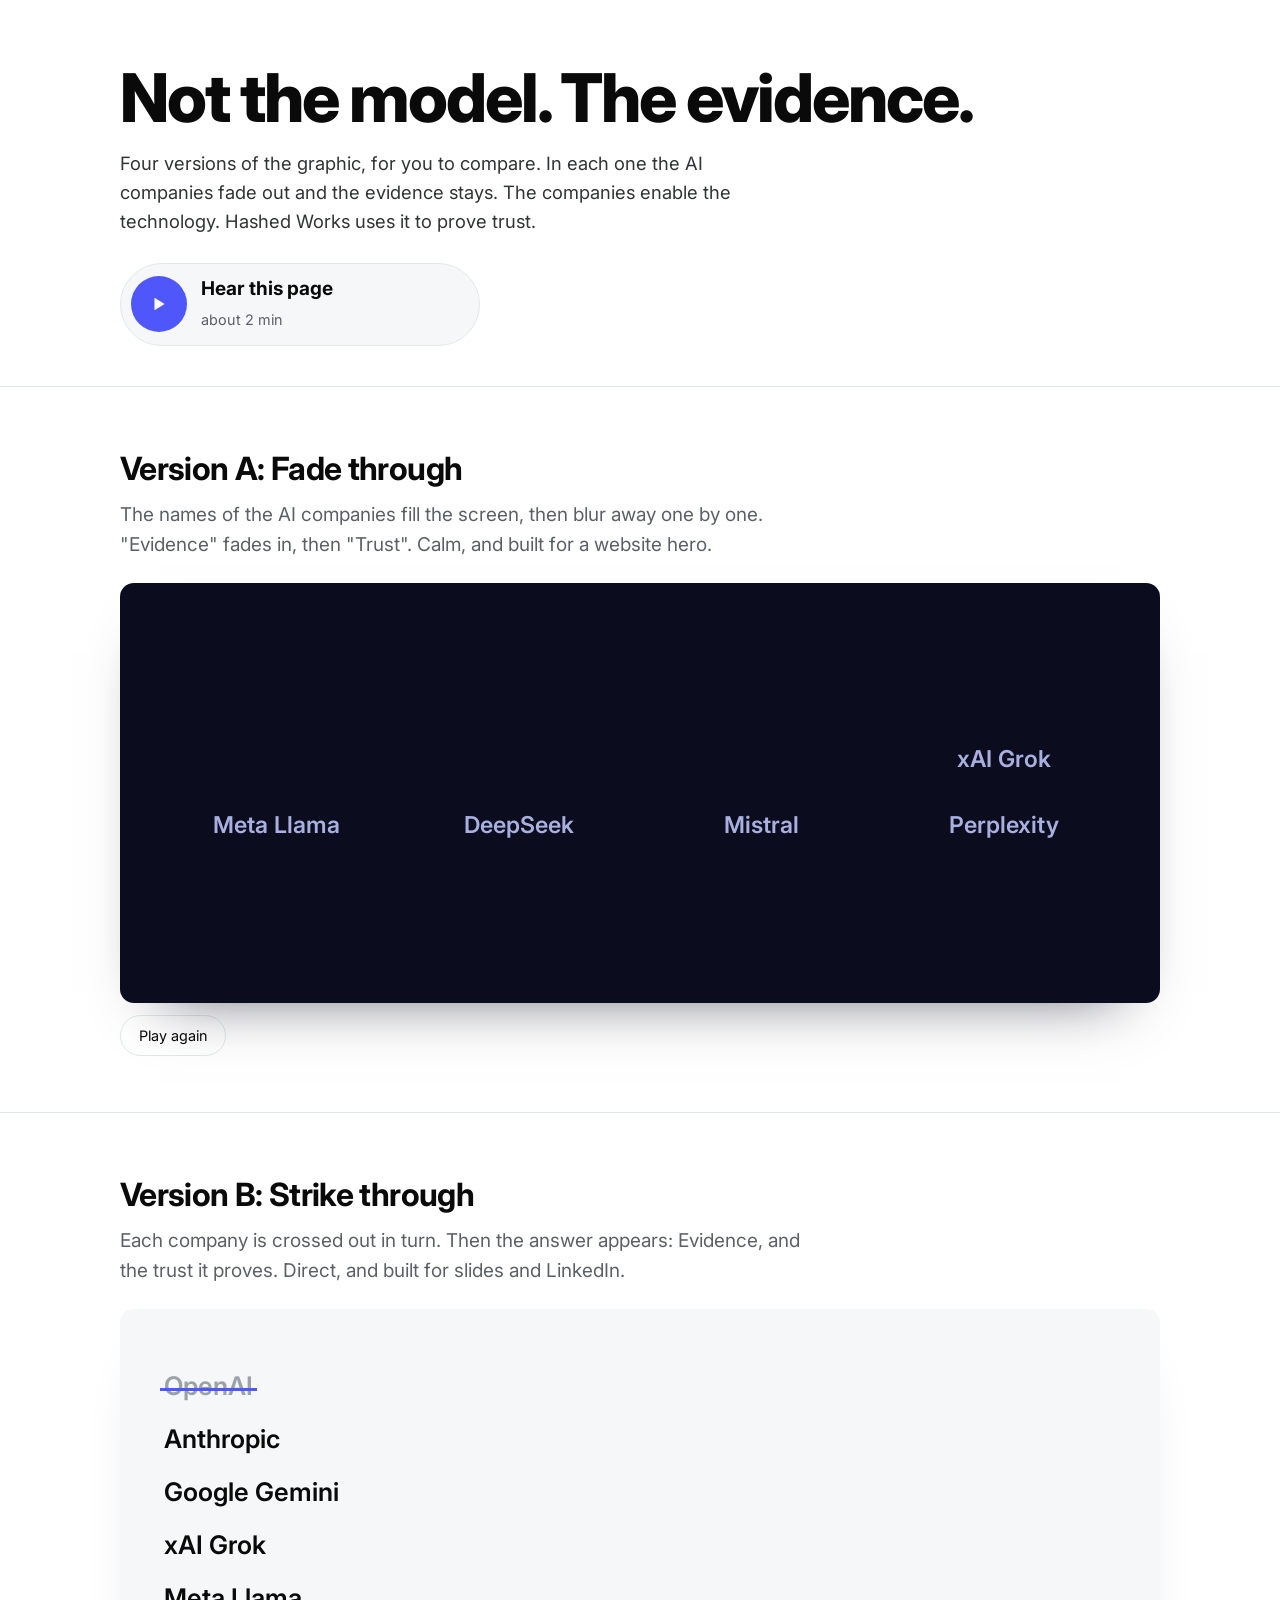
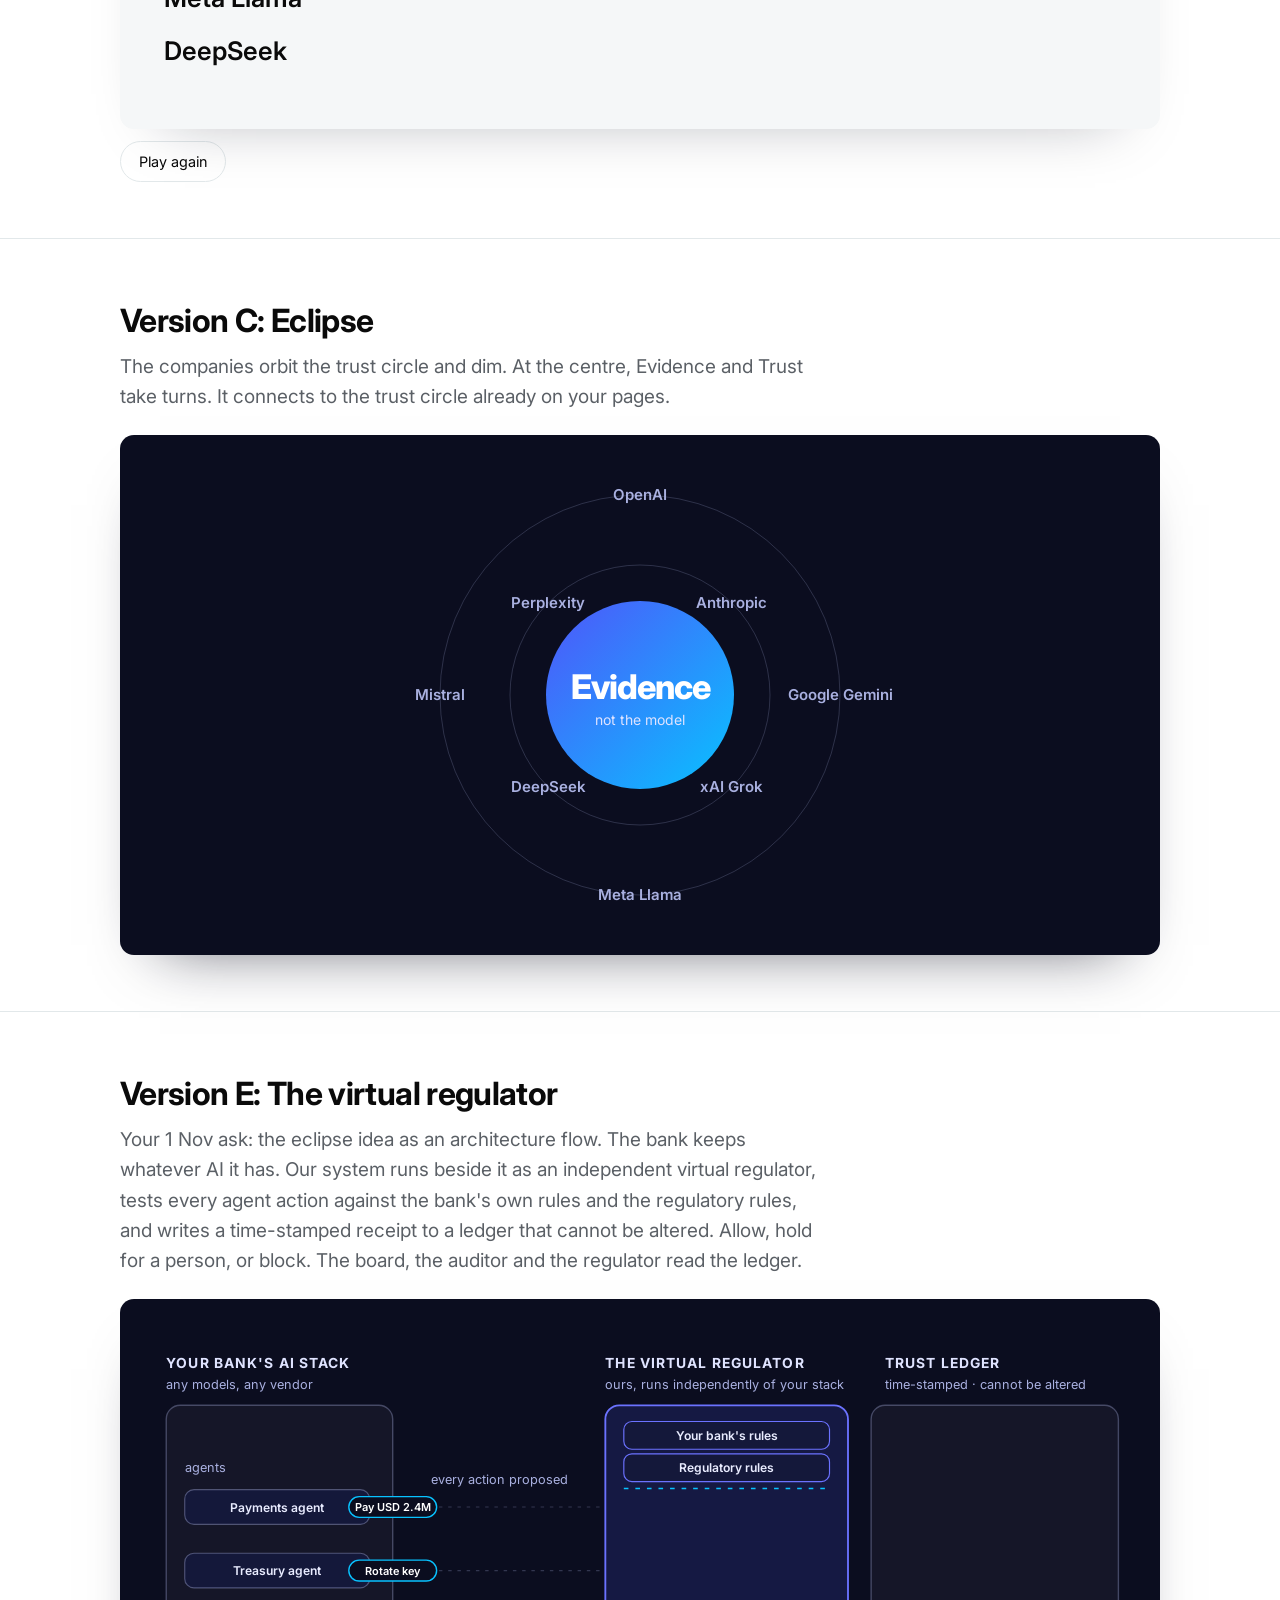
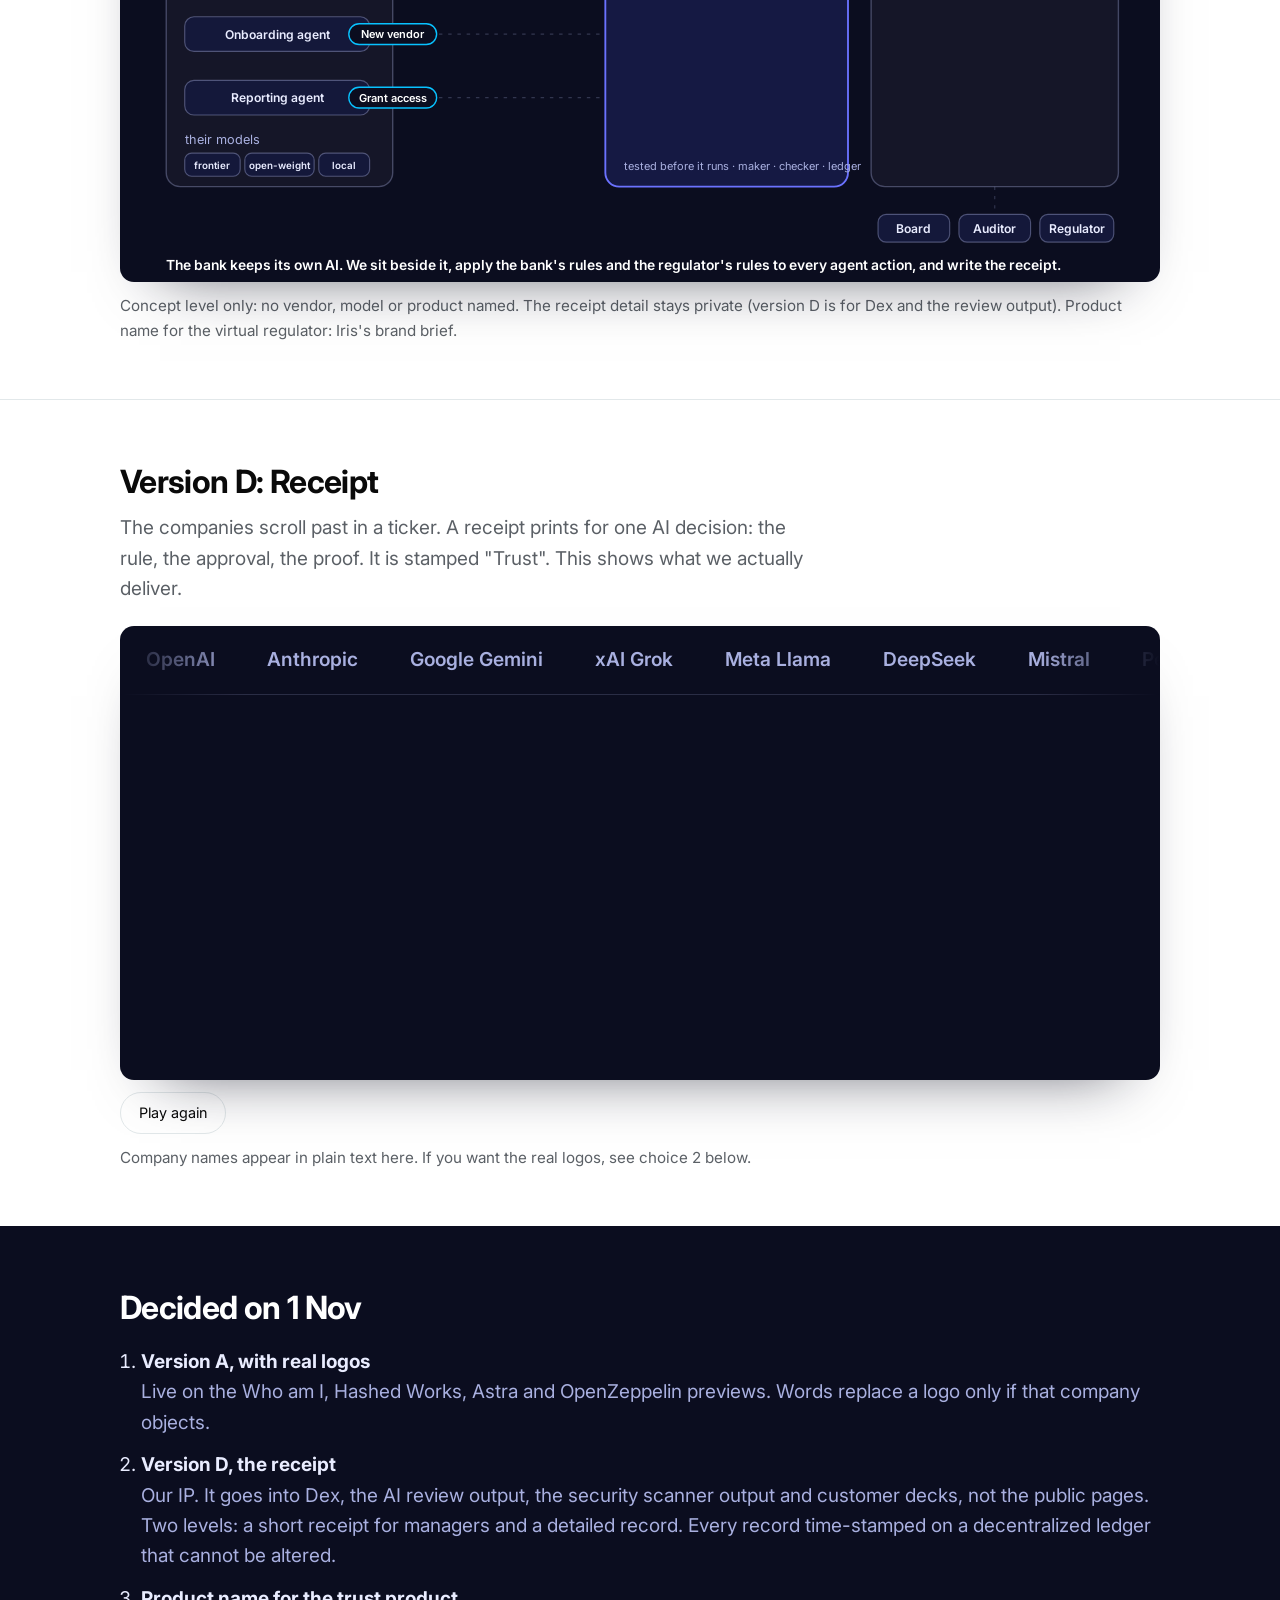
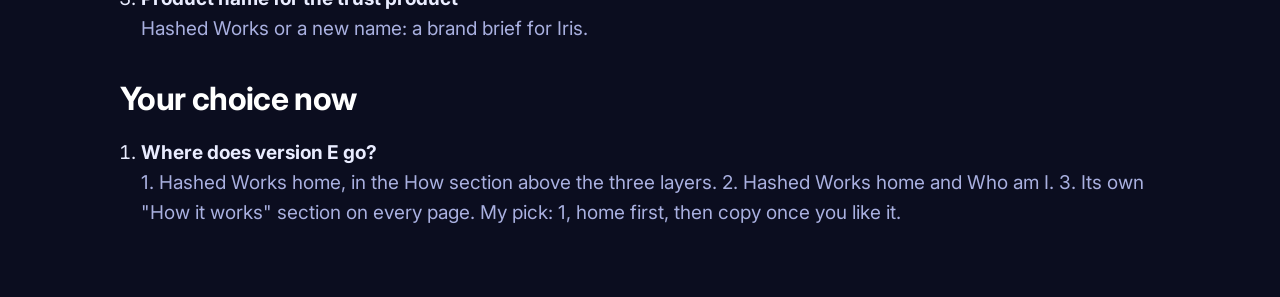
<file: preview-graphic/index.html>
<!doctype html>
<html lang="en">
<head>
<meta charset="utf-8">
<meta name="viewport" content="width=device-width,initial-scale=1">
<meta name="robots" content="noindex,nofollow">
<title>Not the model</title>
<link rel="preconnect" href="https://fonts.googleapis.com">
<link rel="stylesheet" href="https://fonts.googleapis.com/css2?family=Inter:wght@400;500;600;700;800&family=DM+Mono:wght@400;500&display=swap">
<style>
:root{
  --royal:#4f56fa; --cyan:#08c2ff; --ink:#0a0a0a; --text:#313334; --muted:#5b6066; --line:#e2e8ea; --bg:#ffffff; --panel:#f5f7f8;
  --night:#0b0d1f; --night-2:#14183a; --on-night:#e9ecff; --on-night-muted:#a9b0e0;
  --ease:cubic-bezier(.23,1,.32,1);
}
*{box-sizing:border-box;margin:0;padding:0}
::selection{background:var(--royal);color:#fff}
body{background:var(--bg);color:var(--text);font-family:Inter,Arial,sans-serif;font-size:19px;line-height:1.6}
.wrap{max-width:1080px;margin:0 auto;padding:0 20px}
header{padding:64px 0 40px}
h1{font-size:clamp(2.4rem,6vw,4.2rem);line-height:1.02;color:var(--ink);letter-spacing:-.03em;font-weight:800;text-wrap:balance}
h2{font-size:clamp(1.5rem,3vw,2rem);color:var(--ink);letter-spacing:-.02em;margin-bottom:6px}
.lead{font-size:1.15rem;margin-top:16px;max-width:40rem}
.player{display:flex;align-items:center;gap:14px;margin-top:26px;background:var(--panel);border:1px solid var(--line);border-radius:999px;padding:10px 20px 10px 10px;max-width:360px}
.player button{width:56px;height:56px;border-radius:50%;border:0;background:var(--royal);color:#fff;display:grid;place-items:center;cursor:pointer;transition:transform .16s var(--ease)}
.player button:active{transform:scale(.97)}
.player button:focus-visible{outline:3px solid var(--cyan);outline-offset:3px}
.player strong{display:block;color:var(--ink)}.player span{font-size:.9rem;color:var(--muted)}
.v{padding:56px 0;border-top:1px solid var(--line)}
.v .cap{color:var(--muted);max-width:44rem;margin-bottom:22px}
.stage{position:relative;border-radius:14px;overflow:hidden;min-height:420px;background:var(--night);color:var(--on-night);box-shadow:0 30px 60px -40px rgba(11,13,31,.7)}
.stage.light{background:var(--panel);color:var(--ink);box-shadow:0 30px 60px -44px rgba(11,13,31,.35)}
.note{font-size:.95rem;color:var(--muted);margin-top:12px}
.replay{margin-top:12px;background:none;border:1px solid var(--line);border-radius:999px;padding:8px 18px;font:inherit;font-size:.9rem;color:var(--ink);cursor:pointer;transition:border-color .2s var(--ease),transform .16s var(--ease)}
.replay:hover{border-color:var(--royal)}.replay:active{transform:scale(.97)}

/* A: fade-through */
.a .names{position:absolute;inset:0;display:grid;grid-template-columns:repeat(4,1fr);align-content:center;gap:28px 10px;padding:40px;text-align:center}
.a .names span{font-weight:600;font-size:clamp(1rem,2.2vw,1.45rem);color:var(--on-night-muted);transition:opacity .9s var(--ease),filter .9s var(--ease),transform .9s var(--ease)}
.a .names span.gone{opacity:0;filter:blur(8px);transform:scale(.94)}
.a .word{position:absolute;inset:0;display:grid;place-items:center;text-align:center;pointer-events:none}
.a .word b{font-size:clamp(3rem,10vw,7rem);font-weight:800;letter-spacing:-.04em;opacity:0;filter:blur(10px);transition:opacity 1s var(--ease),filter 1s var(--ease)}
.a .word b.in{opacity:1;filter:none}
.a .word small{display:block;font-size:clamp(1rem,2vw,1.3rem);font-weight:500;color:var(--on-night-muted);letter-spacing:0;margin-top:6px}

/* B: strike */
.b{display:grid;grid-template-columns:1fr 1fr;align-items:center;gap:20px;padding:44px}
.b ul{list-style:none}
.b li{font-size:clamp(1.1rem,2.4vw,1.6rem);font-weight:600;padding:6px 0;position:relative;width:max-content;color:var(--ink);transition:color .5s var(--ease)}
.b li::after{content:"";position:absolute;left:-4px;right:-4px;top:54%;height:3px;background:var(--royal);transform:scaleX(0);transform-origin:left;transition:transform .5s var(--ease)}
.b li.x{color:#9aa1a8}.b li.x::after{transform:scaleX(1)}
.b .out{opacity:0;transform:translateY(10px);transition:opacity .8s var(--ease),transform .8s var(--ease)}
.b .out.in{opacity:1;transform:none}
.b .out p{font-size:1rem;color:var(--muted)}
.b .out b{display:block;font-size:clamp(2.6rem,6vw,4.4rem);line-height:1;letter-spacing:-.04em;color:var(--ink);font-weight:800}
.b .out b+b{color:var(--royal);margin-top:6px}

/* E: the virtual regulator (flow diagram) */
.e svg{display:block;width:100%;height:auto}
.e text{font-family:Inter,Arial,sans-serif}
.e .lbl{font-size:12px;font-weight:700;fill:#dfe3ff;letter-spacing:.08em;text-transform:uppercase}
.e .sm{font-size:11px;fill:var(--on-night-muted)}
.e .box{fill:rgba(255,255,255,.04);stroke:rgba(169,176,224,.35);stroke-width:1.2}
.e .ours{fill:rgba(79,86,250,.16);stroke:#6b72ff;stroke-width:1.6}
.e .chip{fill:#14183a;stroke:rgba(169,176,224,.4)}
.e .chip.rule{stroke:#6b72ff}
.e .chipT{font-size:10.5px;fill:#e9ecff;font-weight:600;text-anchor:middle}
.e .lane{stroke:rgba(169,176,224,.25);stroke-dasharray:3 5}
.e .act{animation:eflow 9s linear infinite;offset-rotate:0deg}
.e .act rect{fill:#0b0d1f;stroke:#08c2ff;stroke-width:1.2}
.e .act text{font-size:9.5px;fill:#fff;font-weight:600;text-anchor:middle}
.e .verdict{opacity:0;animation:everdict 9s linear infinite;transform-box:fill-box;transform-origin:center}
.e .rcpt{opacity:0;animation:ercpt 9s linear infinite}
.e .rcpt rect{fill:#fff}
.e .rcpt text{font-family:"DM Mono",monospace;font-size:8.5px;fill:#0a0a0a}
.e .beam{stroke:#08c2ff;stroke-width:1.2;stroke-dasharray:4 6;animation:ebeam 1.2s linear infinite}
.e .readers text{font-size:10.5px;fill:#e9ecff;text-anchor:middle;font-weight:600}
@keyframes eflow{0%{offset-distance:0%;opacity:0}4%{opacity:1}44%{offset-distance:100%;opacity:1}52%{offset-distance:100%;opacity:0}100%{offset-distance:100%;opacity:0}}
@keyframes everdict{0%,44%{opacity:0;transform:scale(.6)}50%,80%{opacity:1;transform:scale(1)}88%,100%{opacity:0}}
@keyframes ercpt{0%,56%{opacity:0;transform:translateY(10px)}64%,100%{opacity:1;transform:none}}
@keyframes ebeam{to{stroke-dashoffset:-20}}
@media (prefers-reduced-motion:reduce){.e .act,.e .verdict,.e .rcpt,.e .beam{animation:none!important;opacity:1}.e .act{offset-distance:100%}}

/* C: eclipse */
.c svg{display:block;width:100%;height:auto;max-height:520px}
.c .orb{font-family:Inter,sans-serif;font-size:15px;font-weight:600;fill:var(--on-night-muted);text-anchor:middle;transition:opacity .8s var(--ease)}
.c .orb.dim{opacity:.12}
.c .ring{fill:none;stroke:rgba(169,176,224,.22);stroke-width:1}
.c .coreT{font-family:Inter,sans-serif;font-weight:800;font-size:34px;fill:#fff;text-anchor:middle;letter-spacing:-1px;transition:opacity .5s var(--ease)}
.c .coreS{font-family:Inter,sans-serif;font-size:14px;fill:#dfe3ff;text-anchor:middle;transition:opacity .5s var(--ease)}
.c .fade{opacity:0}
.c .spin{transform-origin:300px 260px;animation:spin 60s linear infinite}
@keyframes spin{to{transform:rotate(360deg)}}

/* D: ticker to receipt */
.d{display:grid;grid-template-rows:auto 1fr;min-height:440px}
.d .tick{white-space:nowrap;overflow:hidden;border-bottom:1px solid rgba(169,176,224,.2);padding:18px 0;mask-image:linear-gradient(90deg,transparent,#000 12%,#000 88%,transparent)}
.d .tick div{display:inline-block;animation:tick 22s linear infinite;font-weight:600;font-size:1.2rem;color:var(--on-night-muted)}
.d .tick span{margin:0 26px}
@keyframes tick{to{transform:translateX(-50%)}}
.d .slip{align-self:center;justify-self:center;width:min(380px,86%);background:#fff;color:var(--ink);border-radius:6px;padding:26px 26px 22px;font-family:"DM Mono",monospace;font-size:.9rem;box-shadow:0 26px 50px -24px rgba(0,0,0,.6);clip-path:inset(0 0 100% 0);transition:clip-path 1.4s var(--ease);margin:28px 0}
.d .slip.in{clip-path:inset(0 0 0 0)}
.d .slip h3{font-family:Inter,sans-serif;font-size:1.05rem;margin-bottom:10px}
.d .slip .r{display:flex;justify-content:space-between;gap:12px;padding:6px 0;border-bottom:1px dashed #d6dbe0}
.d .slip .r span:last-child{font-variant-numeric:tabular-nums;text-align:right}
.d .slip .stamp{margin-top:16px;display:flex;align-items:baseline;justify-content:space-between;font-family:Inter,sans-serif}
.d .slip .stamp b{font-size:1.9rem;letter-spacing:-.03em;color:var(--royal)}
.d .slip .stamp em{font-style:normal;color:var(--muted);font-size:.85rem}

.choices{background:var(--night);color:var(--on-night);padding:56px 0}
.choices h2{color:#fff}
.choices ol{margin:14px 0 0 1.3rem}.choices li{margin-bottom:12px}
.choices .opt{display:block;color:var(--on-night-muted)}
@media (max-width:760px){
  .a .names{grid-template-columns:repeat(2,1fr);gap:18px 8px}
  .b{grid-template-columns:1fr;padding:30px}
  .stage{min-height:380px}
}
@media (prefers-reduced-motion:reduce){*{transition:none!important;animation:none!important}}
</style>
</head>
<body>

<header>
  <div class="wrap">
    <h1>Not the model. The evidence.</h1>
    <p class="lead">Four versions of the graphic, for you to compare. In each one the AI companies fade out and the evidence stays. The companies enable the technology. Hashed Works uses it to prove trust.</p>
    <div class="player">
      <button type="button" id="pp" aria-label="Play this page"><svg id="ic" width="18" height="18" viewBox="0 0 16 16" aria-hidden="true"><path d="M4 2.5v11l9-5.5z" fill="currentColor"/></svg></button>
      <div><strong>Hear this page</strong><span>about 2 min</span></div>
    </div>
    <audio id="aud" src="graphic.mp3" preload="none"></audio>
  </div>
</header>

<section class="v">
  <div class="wrap">
    <h2>Version A: Fade through</h2>
    <p class="cap">The names of the AI companies fill the screen, then blur away one by one. "Evidence" fades in, then "Trust". Calm, and built for a website hero.</p>
    <div class="stage a" id="A">
      <div class="names"></div>
      <div class="word"><b id="aw">Evidence<small>not the model</small></b></div>
    </div>
    <button class="replay" data-r="A" type="button">Play again</button>
  </div>
</section>

<section class="v">
  <div class="wrap">
    <h2>Version B: Strike through</h2>
    <p class="cap">Each company is crossed out in turn. Then the answer appears: Evidence, and the trust it proves. Direct, and built for slides and LinkedIn.</p>
    <div class="stage light b" id="B">
      <ul></ul>
      <div class="out"><p>It is not about these companies. It is about</p><b>Evidence.</b><b>Trust, proven.</b></div>
    </div>
    <button class="replay" data-r="B" type="button">Play again</button>
  </div>
</section>

<section class="v">
  <div class="wrap">
    <h2>Version C: Eclipse</h2>
    <p class="cap">The companies orbit the trust circle and dim. At the centre, Evidence and Trust take turns. It connects to the trust circle already on your pages.</p>
    <div class="stage c" id="C">
      <svg viewBox="0 0 600 520" role="img" aria-label="AI companies orbit and dim while Evidence and Trust stay at the centre">
        <defs><linearGradient id="cg" x1="0" y1="0" x2="1" y2="1"><stop offset="0" stop-color="#4f56fa"/><stop offset="1" stop-color="#08c2ff"/></linearGradient></defs>
        <circle class="ring" cx="300" cy="260" r="200"/><circle class="ring" cx="300" cy="260" r="130"/>
        <g id="orbs"></g>
        <circle cx="300" cy="260" r="94" fill="url(#cg)"/>
        <text class="coreT" id="cT" x="300" y="264">Evidence</text>
        <text class="coreS" id="cS" x="300" y="290">not the model</text>
      </svg>
    </div>
  </div>
</section>

<section class="v">
  <div class="wrap">
    <h2>Version E: The virtual regulator</h2>
    <p class="cap">Your 1 Nov ask: the eclipse idea as an architecture flow. The bank keeps whatever AI it has. Our system runs beside it as an independent virtual regulator, tests every agent action against the bank's own rules and the regulatory rules, and writes a time-stamped receipt to a ledger that cannot be altered. Allow, hold for a person, or block. The board, the auditor and the regulator read the ledger.</p>
    <div class="stage e" id="E"><svg viewBox="0 0 900 505" role="img" aria-label="The bank's AI agents propose actions. They pass through an independent virtual regulator that applies the bank's rules and the regulator's rules, then every action, allowed, held or blocked, is written as a time-stamped receipt on a ledger that cannot be altered, read by the board, the auditor and the regulator">
  <text class="lbl" x="40" y="60">Your bank's AI stack</text>
  <text class="sm" x="40" y="78">any models, any vendor</text>
  <rect class="box" x="40" y="92" width="196" height="330" rx="12"/>
  <text class="sm" x="56" y="150">agents</text>
  <rect class="chip" x="56" y="165" width="160" height="30" rx="8"/><text class="chipT" x="136" y="184">Payments agent</text><rect class="chip" x="56" y="220" width="160" height="30" rx="8"/><text class="chipT" x="136" y="239">Treasury agent</text><rect class="chip" x="56" y="275" width="160" height="30" rx="8"/><text class="chipT" x="136" y="294">Onboarding agent</text><rect class="chip" x="56" y="330" width="160" height="30" rx="8"/><text class="chipT" x="136" y="349">Reporting agent</text>
  <text class="sm" x="56" y="385">their models</text>
  <rect class="chip" x="56" y="393" width="48" height="20" rx="6"/><text class="chipT" x="80" y="406.5" style="font-size:8.5px">frontier</text>
  <rect class="chip" x="108" y="393" width="60" height="20" rx="6"/><text class="chipT" x="138" y="406.5" style="font-size:8.5px">open-weight</text>
  <rect class="chip" x="172" y="393" width="44" height="20" rx="6"/><text class="chipT" x="194" y="406.5" style="font-size:8.5px">local</text>
  <line class="lane" x1="236" y1="180" x2="420" y2="180"/><line class="lane" x1="236" y1="235" x2="420" y2="235"/><line class="lane" x1="236" y1="290" x2="420" y2="290"/><line class="lane" x1="236" y1="345" x2="420" y2="345"/>
  <text class="sm" x="328" y="160" text-anchor="middle">every action proposed</text>
  <text class="lbl" x="420" y="60">The virtual regulator</text>
  <text class="sm" x="420" y="78">ours, runs independently of your stack</text>
  <rect class="ours" x="420" y="92" width="210" height="330" rx="12"/>
  <rect class="chip rule" x="436" y="106" width="178" height="24" rx="7"/><text class="chipT" x="525" y="122">Your bank's rules</text>
  <rect class="chip rule" x="436" y="134" width="178" height="24" rx="7"/><text class="chipT" x="525" y="150">Regulatory rules</text>
  <line class="beam" x1="436" y1="164" x2="614" y2="164"/>
  <text class="sm" x="436" y="408" style="font-size:9.5px">tested before it runs · maker · checker · ledger</text>
  <g class="act" style="offset-path:path('M236 180 L418 180');animation-delay:0s"><rect x="-38" y="-9" width="76" height="18" rx="9"/><text y="3.5">Pay USD 2.4M</text></g><g class="act" style="offset-path:path('M236 235 L418 235');animation-delay:-2.25s"><rect x="-38" y="-9" width="76" height="18" rx="9"/><text y="3.5">Rotate key</text></g><g class="act" style="offset-path:path('M236 290 L418 290');animation-delay:-4.5s"><rect x="-38" y="-9" width="76" height="18" rx="9"/><text y="3.5">New vendor</text></g><g class="act" style="offset-path:path('M236 345 L418 345');animation-delay:-6.75s"><rect x="-38" y="-9" width="76" height="18" rx="9"/><text y="3.5">Grant access</text></g>
  <g class="verdict" style="animation-delay:0s"><g transform="translate(500 180)"><circle r="11" fill="#08c2ff"/><path d="M-6 0l4 4 8-8" stroke="#fff" stroke-width="2.2" fill="none" stroke-linecap="round" stroke-linejoin="round"/></g><text x="518" y="184" class="sm" style="fill:#fff;font-weight:600">allow</text></g><g class="verdict" style="animation-delay:-2.25s"><g transform="translate(500 235)"><circle r="11" fill="#ffb547"/><rect x="-5" y="-5" width="3.5" height="10" fill="#fff"/><rect x="1.5" y="-5" width="3.5" height="10" fill="#fff"/></g><text x="518" y="239" class="sm" style="fill:#fff;font-weight:600">hold for a person</text></g><g class="verdict" style="animation-delay:-4.5s"><g transform="translate(500 290)"><circle r="11" fill="#08c2ff"/><path d="M-6 0l4 4 8-8" stroke="#fff" stroke-width="2.2" fill="none" stroke-linecap="round" stroke-linejoin="round"/></g><text x="518" y="294" class="sm" style="fill:#fff;font-weight:600">allow</text></g><g class="verdict" style="animation-delay:-6.75s"><g transform="translate(500 345)"><circle r="11" fill="#ff5f6d"/><path d="M-5 -5l10 10M5 -5l-10 10" stroke="#fff" stroke-width="2" fill="none" stroke-linecap="round"/></g><text x="518" y="349" class="sm" style="fill:#fff;font-weight:600">block</text></g>
  <text class="lbl" x="662" y="60">Trust ledger</text>
  <text class="sm" x="662" y="78">time-stamped · cannot be altered</text>
  <rect class="box" x="650" y="92" width="214" height="330" rx="12"/>
  <g class="rcpt" style="animation-delay:0s"><rect x="662" y="112" width="190" height="48" rx="5"/><text x="672" y="127">2026-11-01 09:14:03Z</text><text x="672" y="140">Pay USD 2.4M · allow</text><text x="672" y="153">rule: bank + regulator · hash 7c00…</text></g><g class="rcpt" style="animation-delay:-2.25s"><rect x="662" y="182" width="190" height="48" rx="5"/><text x="672" y="197">2026-11-01 09:14:11Z</text><text x="672" y="210">Rotate key · hold for a person</text><text x="672" y="223">rule: bank + regulator · hash 7c01…</text></g><g class="rcpt" style="animation-delay:-4.5s"><rect x="662" y="252" width="190" height="48" rx="5"/><text x="672" y="267">2026-11-01 09:14:26Z</text><text x="672" y="280">New vendor · allow</text><text x="672" y="293">rule: bank + regulator · hash 7c02…</text></g><g class="rcpt" style="animation-delay:-6.75s"><rect x="662" y="322" width="190" height="48" rx="5"/><text x="672" y="337">2026-11-01 09:14:40Z</text><text x="672" y="350">Grant access · block</text><text x="672" y="363">rule: bank + regulator · hash 7c03…</text></g>
  <g class="readers">
    <line class="lane" x1="757" y1="422" x2="757" y2="446"/>
    <rect class="chip" x="656" y="446" width="62" height="24" rx="7"/><text x="687" y="462">Board</text>
    <rect class="chip" x="726" y="446" width="62" height="24" rx="7"/><text x="757" y="462">Auditor</text>
    <rect class="chip" x="796" y="446" width="64" height="24" rx="7"/><text x="828" y="462">Regulator</text>
  </g>
  <text class="sm" x="40" y="494" style="font-size:12px;fill:#fff;font-weight:600">The bank keeps its own AI. We sit beside it, apply the bank's rules and the regulator's rules to every agent action, and write the receipt.</text>
</svg></div>
    <p class="note">Concept level only: no vendor, model or product named. The receipt detail stays private (version D is for Dex and the review output). Product name for the virtual regulator: Iris's brand brief.</p>
  </div>
</section>

<section class="v">
  <div class="wrap">
    <h2>Version D: Receipt</h2>
    <p class="cap">The companies scroll past in a ticker. A receipt prints for one AI decision: the rule, the approval, the proof. It is stamped "Trust". This shows what we actually deliver.</p>
    <div class="stage d" id="D">
      <div class="tick"><div></div></div>
      <div class="slip" id="slip">
        <h3>Evidence for one AI decision</h3>
        <div class="r"><span>Action</span><span>Approve payment</span></div>
        <div class="r"><span>Model used</span><span>Any</span></div>
        <div class="r"><span>Policy checked</span><span>Passed</span></div>
        <div class="r"><span>Human approval</span><span>Recorded</span></div>
        <div class="r"><span>Mapped to</span><span>ISO/IEC 42001, NIST AI RMF</span></div>
        <div class="stamp"><b>Trust</b><em>proven, every day</em></div>
      </div>
    </div>
    <button class="replay" data-r="D" type="button">Play again</button>
    <p class="note">Company names appear in plain text here. If you want the real logos, see choice 2 below.</p>
  </div>
</section>

<section class="choices">
  <div class="wrap">
    <h2>Decided on 1 Nov</h2>
    <ol>
      <li><b>Version A, with real logos</b><span class="opt">Live on the Who am I, Hashed Works, Astra and OpenZeppelin previews. Words replace a logo only if that company objects.</span></li>
      <li><b>Version D, the receipt</b><span class="opt">Our IP. It goes into Dex, the AI review output, the security scanner output and customer decks, not the public pages. Two levels: a short receipt for managers and a detailed record. Every record time-stamped on a decentralized ledger that cannot be altered.</span></li>
      <li><b>Product name for the trust product</b><span class="opt">Hashed Works or a new name: a brand brief for Iris.</span></li>
    </ol>
    <h2 style="margin-top:28px">Your choice now</h2>
    <ol>
      <li><b>Where does version E go?</b><span class="opt">1. Hashed Works home, in the How section above the three layers. 2. Hashed Works home and Who am I. 3. Its own "How it works" section on every page. My pick: 1, home first, then copy once you like it.</span></li>
    </ol>
  </div>
</section>

<script>
(function(){
  var RM=window.matchMedia("(prefers-reduced-motion: reduce)").matches;
  var CO=["OpenAI","Anthropic","Google Gemini","xAI Grok","Meta Llama","DeepSeek","Mistral","Perplexity"];
  var a=document.getElementById("aud"),pp=document.getElementById("pp"),ic=document.getElementById("ic");
  var PLAY='<path d="M4 2.5v11l9-5.5z" fill="currentColor"/>',PAUSE='<path d="M3.5 2.5h3v11h-3zM9.5 2.5h3v11h-3z" fill="currentColor"/>';
  pp.addEventListener("click",function(){ if(a.paused){a.play();ic.innerHTML=PAUSE;} else {a.pause();ic.innerHTML=PLAY;} });
  a.addEventListener("ended",function(){ic.innerHTML=PLAY;});
  var T={};
  function clear(k){ (T[k]||[]).forEach(clearTimeout); T[k]=[]; }
  function at(k,ms,f){ T[k]=T[k]||[]; T[k].push(setTimeout(f,ms)); }

  // A
  var an=document.querySelector(".a .names"),aw=document.getElementById("aw");
  CO.forEach(function(c){ var s=document.createElement("span"); s.textContent=c; an.appendChild(s); });
  function runA(){ clear("A"); var sp=an.querySelectorAll("span"); sp.forEach(function(s){s.classList.remove("gone");}); aw.classList.remove("in"); aw.firstChild.nodeValue="Evidence"; aw.querySelector("small").textContent="not the model";
    if(RM){ sp.forEach(function(s){s.classList.add("gone");}); aw.classList.add("in"); return; }
    sp.forEach(function(s,i){ at("A",900+i*320,function(){s.classList.add("gone");}); });
    at("A",900+CO.length*320+300,function(){aw.classList.add("in");});
    at("A",900+CO.length*320+3200,function(){aw.classList.remove("in");});
    at("A",900+CO.length*320+4200,function(){aw.firstChild.nodeValue="Trust"; aw.querySelector("small").textContent="proven by the evidence"; aw.classList.add("in");});
    at("A",900+CO.length*320+9000,runA); }

  // B
  var bl=document.querySelector(".b ul"),bo=document.querySelector(".b .out");
  CO.slice(0,6).forEach(function(c){ var li=document.createElement("li"); li.textContent=c; bl.appendChild(li); });
  function runB(){ clear("B"); var li=bl.querySelectorAll("li"); li.forEach(function(l){l.classList.remove("x");}); bo.classList.remove("in");
    if(RM){ li.forEach(function(l){l.classList.add("x");}); bo.classList.add("in"); return; }
    li.forEach(function(l,i){ at("B",700+i*450,function(){l.classList.add("x");}); });
    at("B",700+li.length*450+300,function(){bo.classList.add("in");});
    at("B",700+li.length*450+7000,runB); }

  // C
  var og=document.getElementById("orbs"),NS="http://www.w3.org/2000/svg";
  CO.forEach(function(c,i){ var ang=i/CO.length*Math.PI*2-Math.PI/2, r=(i%2?130:200)+0; var t=document.createElementNS(NS,"text"); t.setAttribute("class","orb"); t.setAttribute("x",300+Math.cos(ang)*r); t.setAttribute("y",265+Math.sin(ang)*r); t.textContent=c; og.appendChild(t); });
  var cT=document.getElementById("cT"),cS=document.getElementById("cS"),W=[["Evidence","not the model"],["Trust","proven every day"]],k=0;
  function runC(){ var o=og.querySelectorAll(".orb"); if(RM){o.forEach(function(x){x.classList.add("dim");});return;}
    var j=0; setInterval(function(){ o.forEach(function(x,i){x.classList.toggle("dim",i!==j%o.length);}); j++; },900);
    setInterval(function(){ cT.classList.add("fade"); cS.classList.add("fade"); setTimeout(function(){ k=(k+1)%2; cT.textContent=W[k][0]; cS.textContent=W[k][1]; cT.classList.remove("fade"); cS.classList.remove("fade"); },520); },3200); }

  // D
  var td=document.querySelector(".d .tick div"),slip=document.getElementById("slip");
  td.innerHTML=CO.concat(CO).map(function(c){return "<span>"+c+"</span>";}).join("");
  function runD(){ clear("D"); slip.classList.remove("in"); if(RM){slip.classList.add("in");return;} at("D",1800,function(){slip.classList.add("in");}); at("D",11000,runD); }

  var R={A:runA,B:runB,D:runD},started={};
  document.querySelectorAll(".replay").forEach(function(b){ b.addEventListener("click",function(){ R[b.dataset.r](); }); });
  var io=("IntersectionObserver" in window)?new IntersectionObserver(function(es){ es.forEach(function(e){ var id=e.target.id; if(e.isIntersecting&&!started[id]){ started[id]=1; (R[id]||runC)(); } }); },{threshold:.4}):null;
  ["A","B","C","D"].forEach(function(id){ var el=document.getElementById(id); if(io)io.observe(el); else (R[id]||runC)(); });
})();
</script>
</body>
</html>
</file>
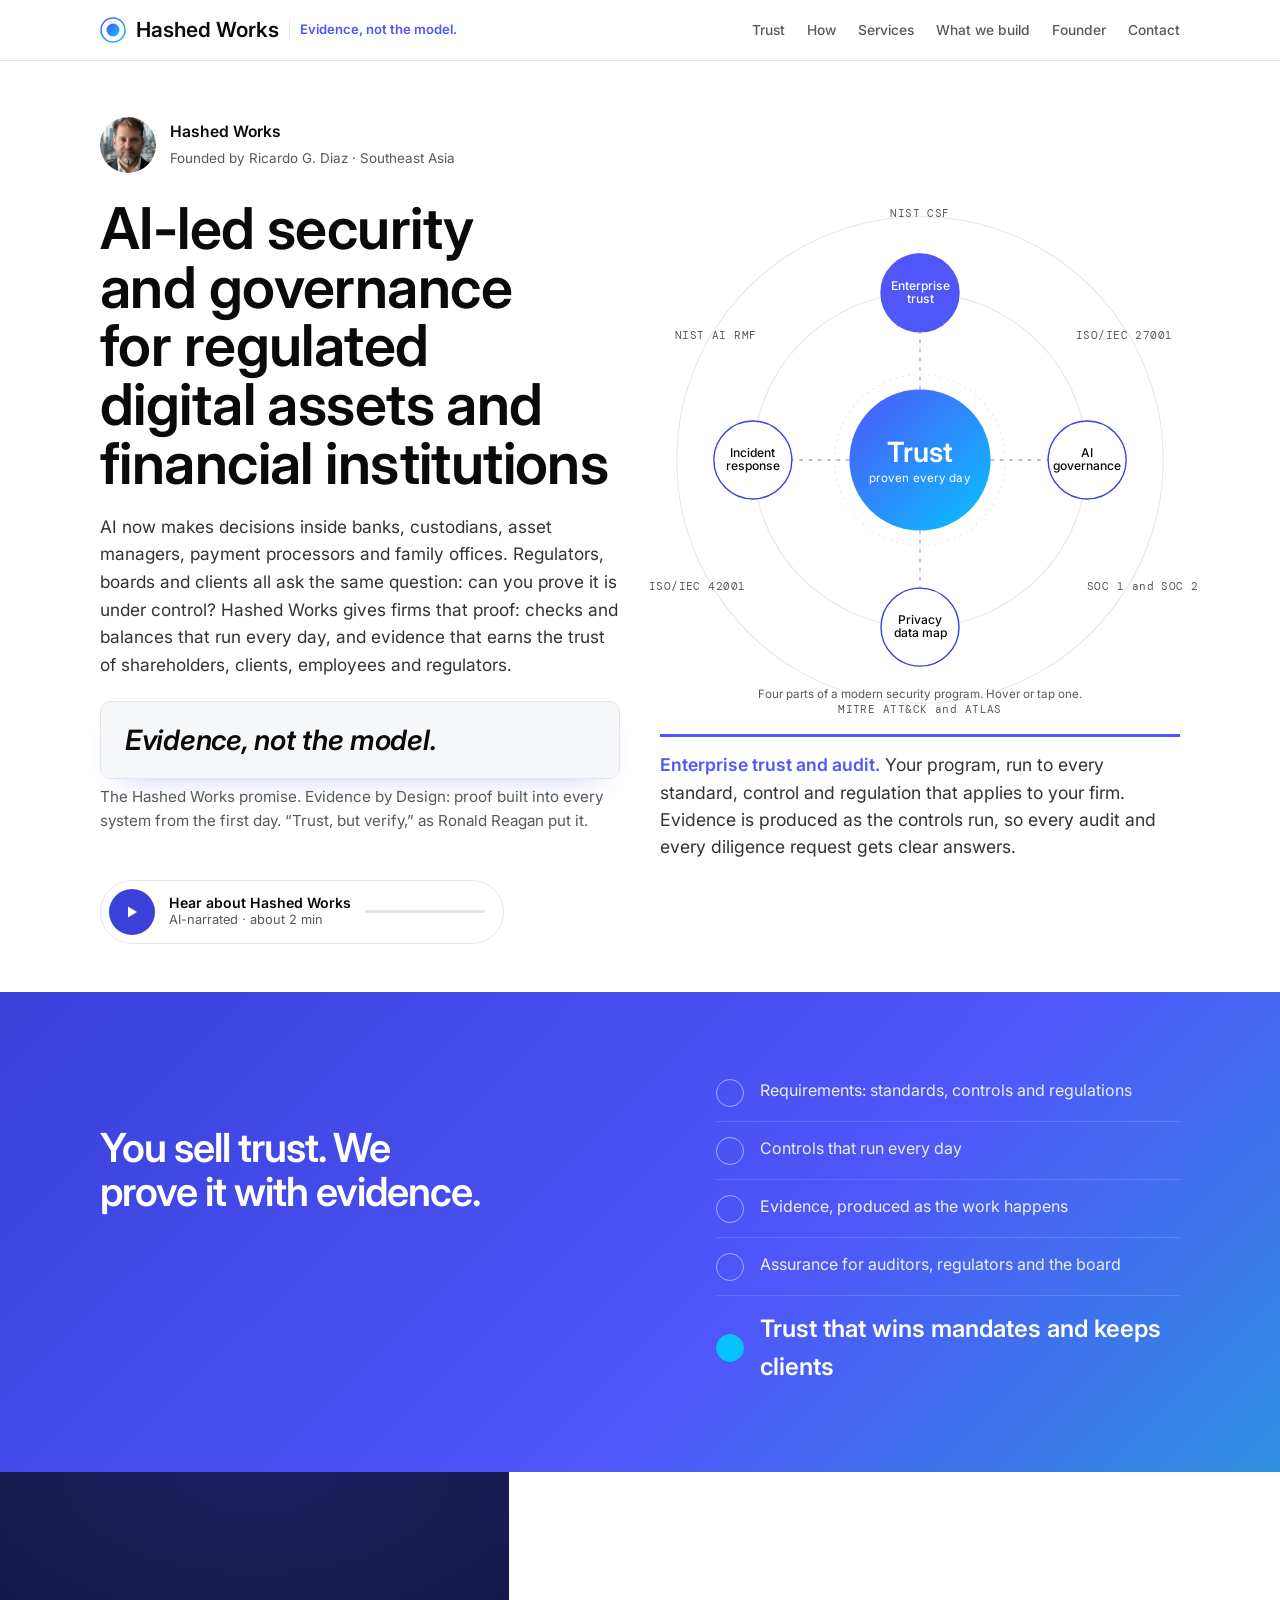
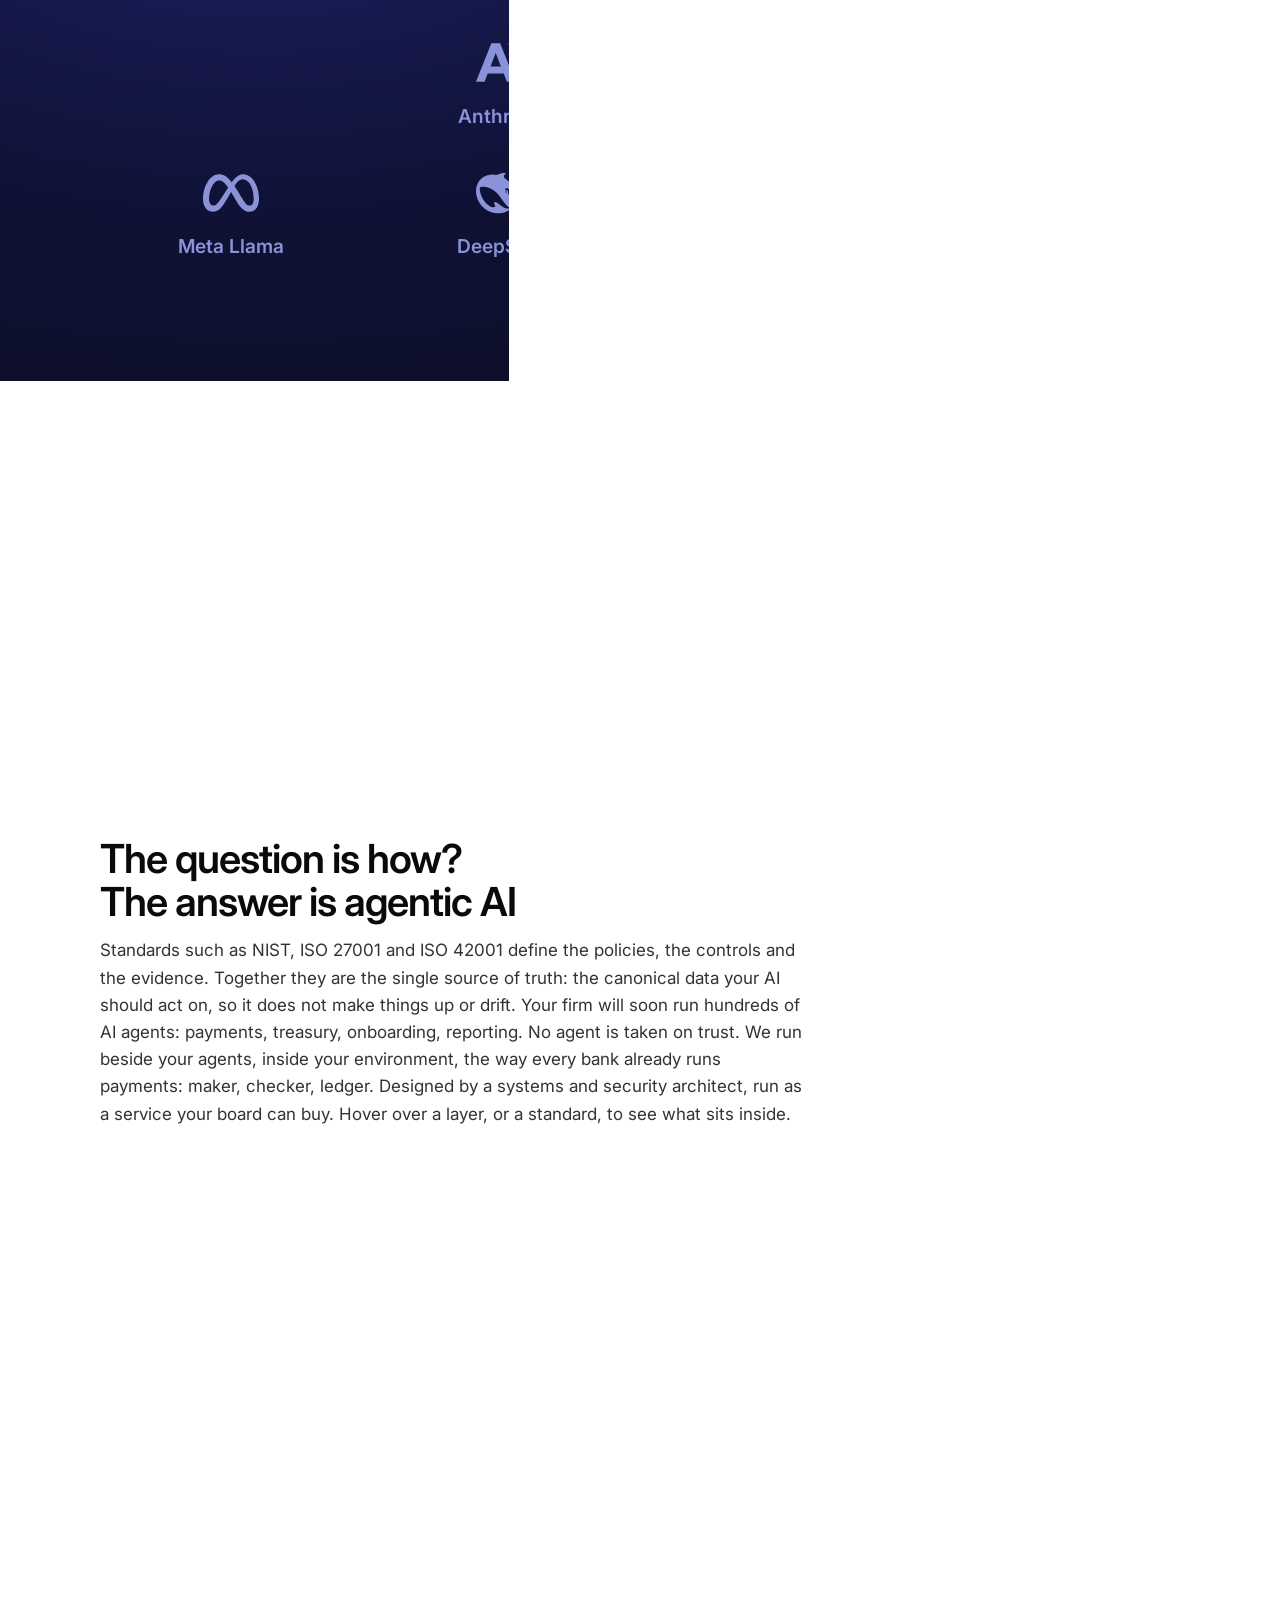
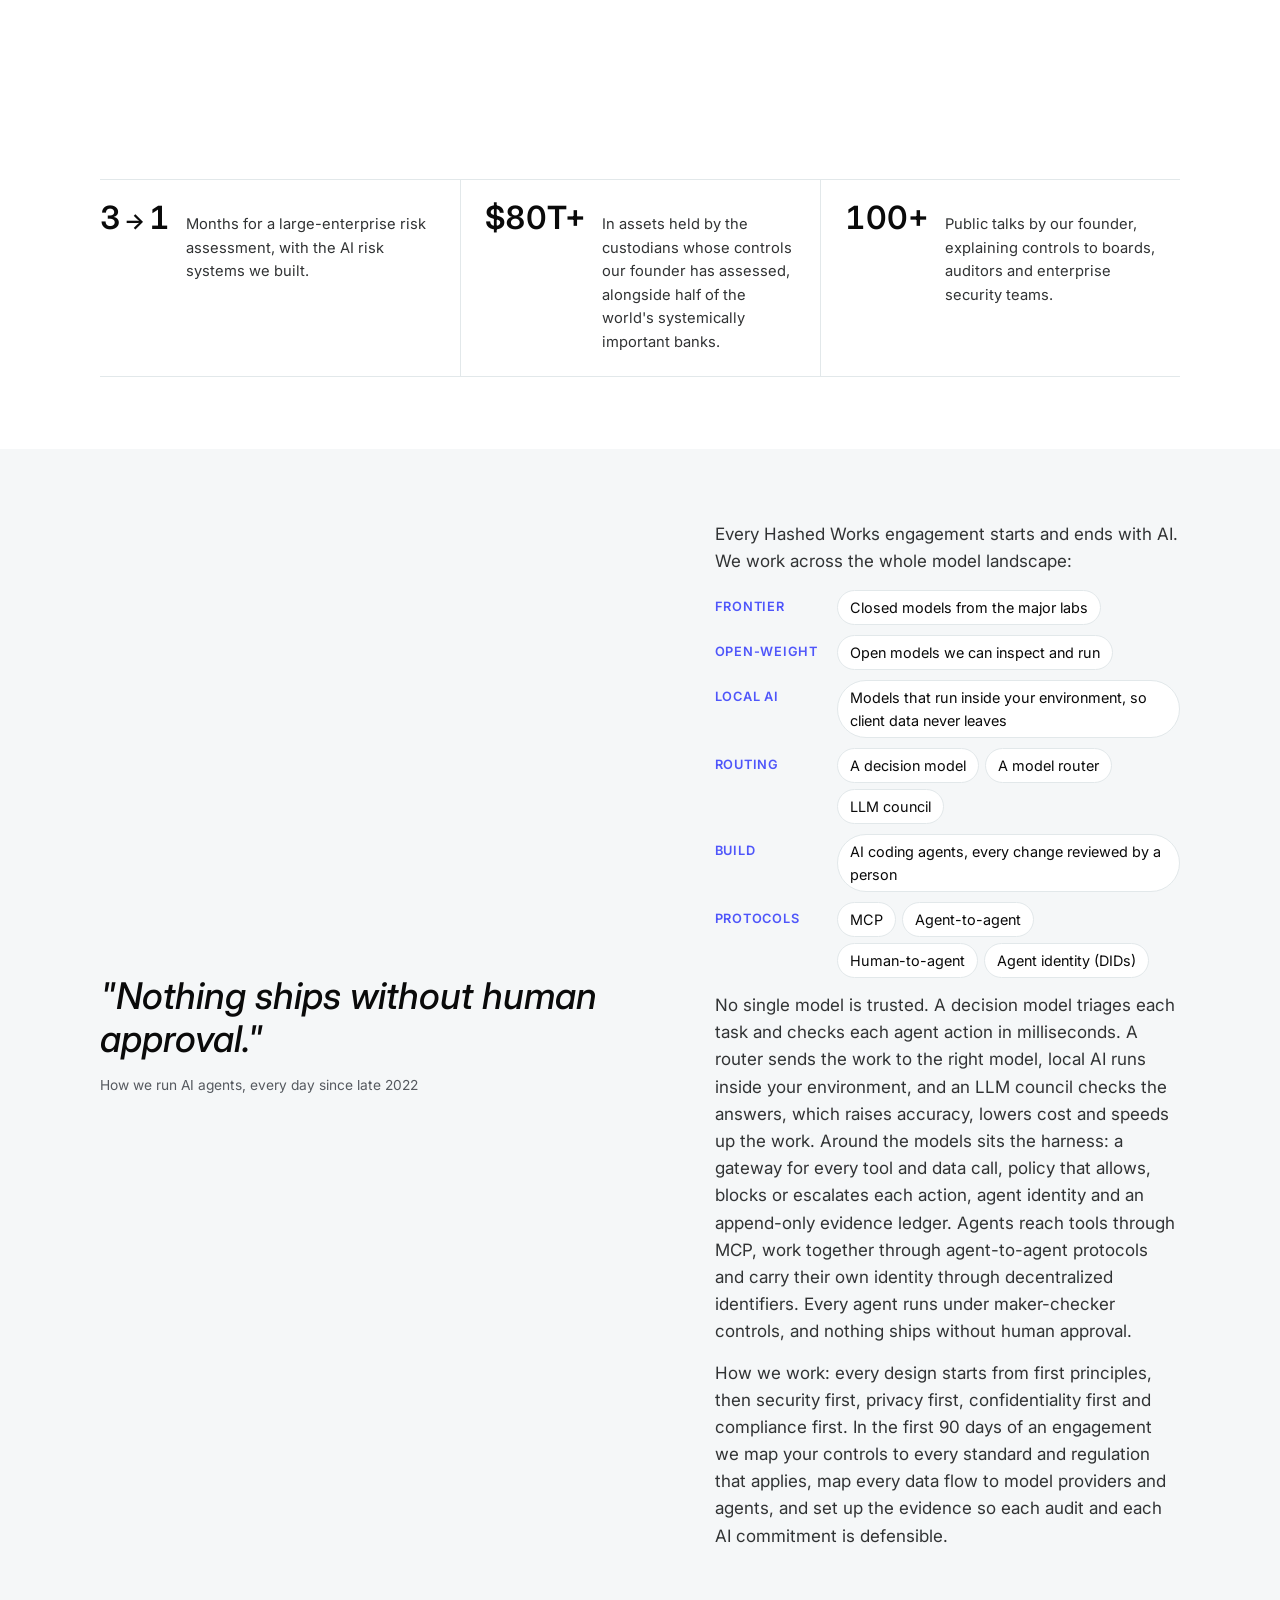
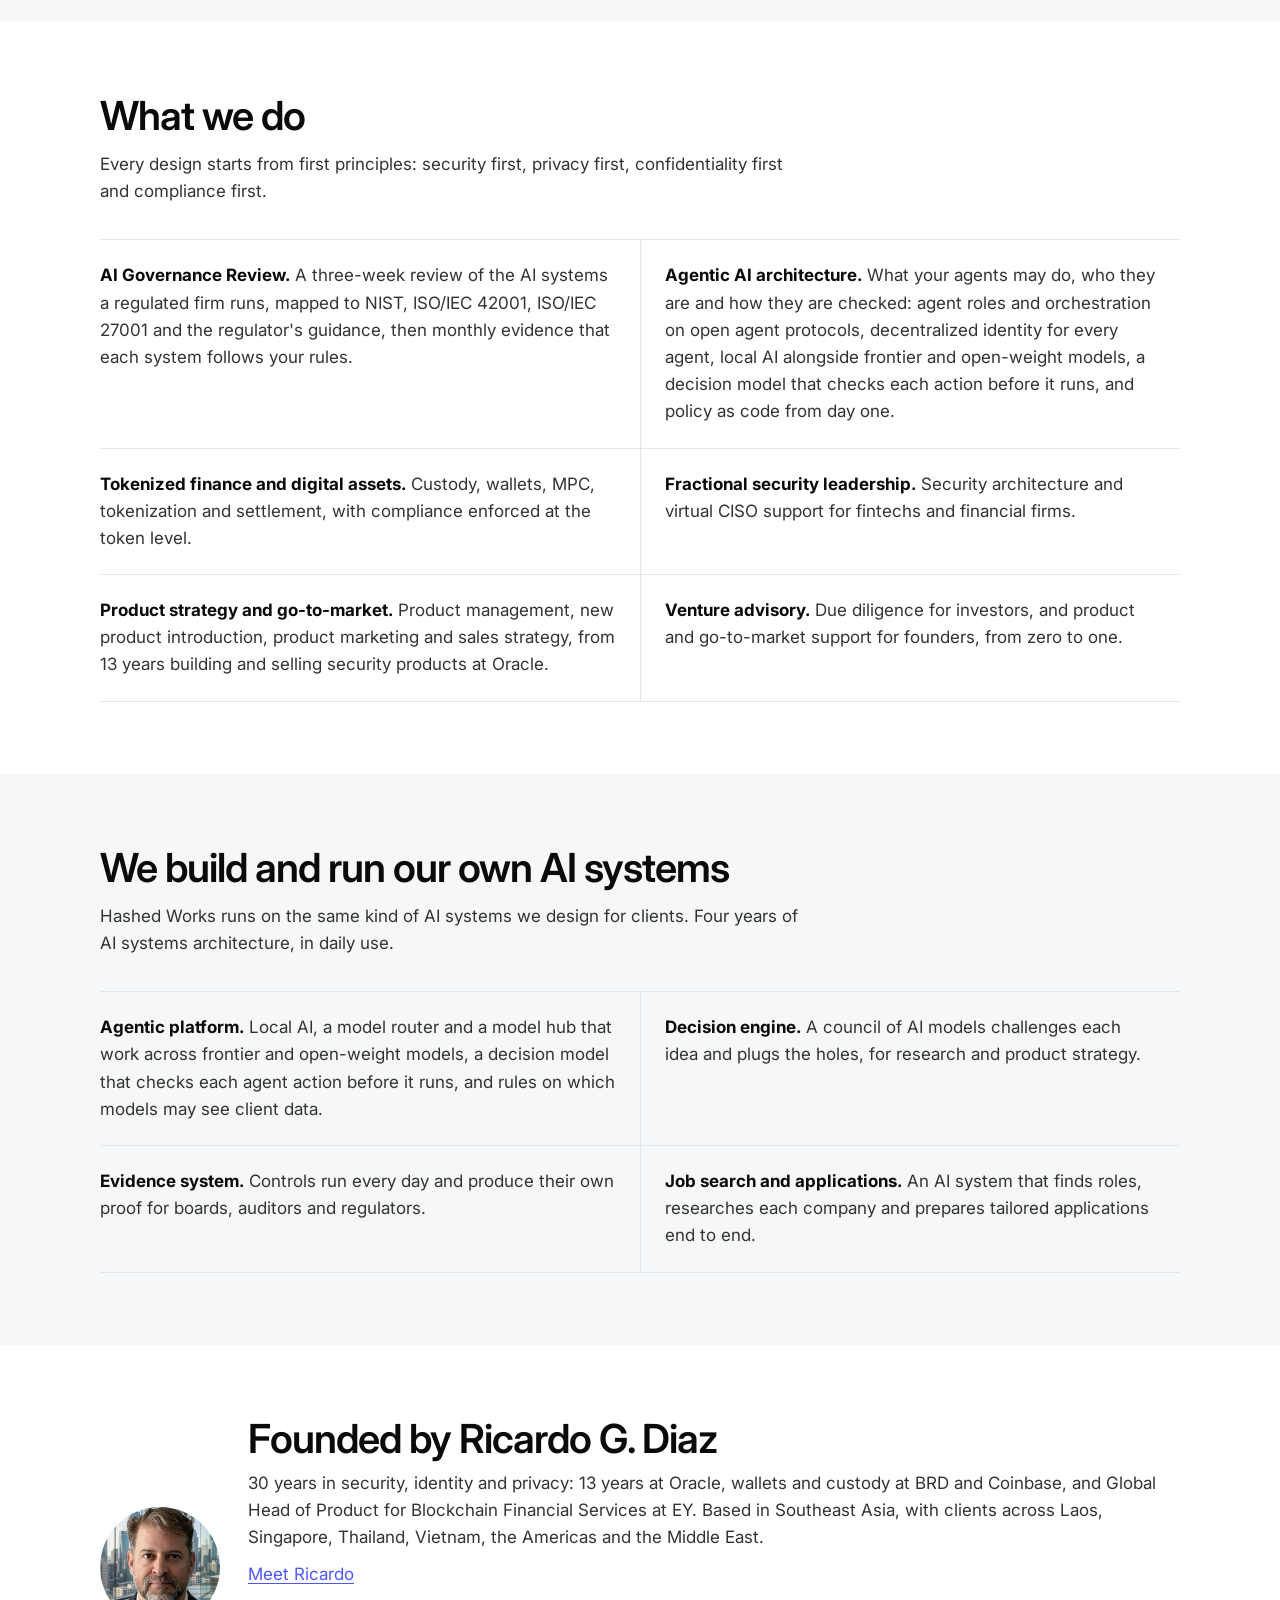
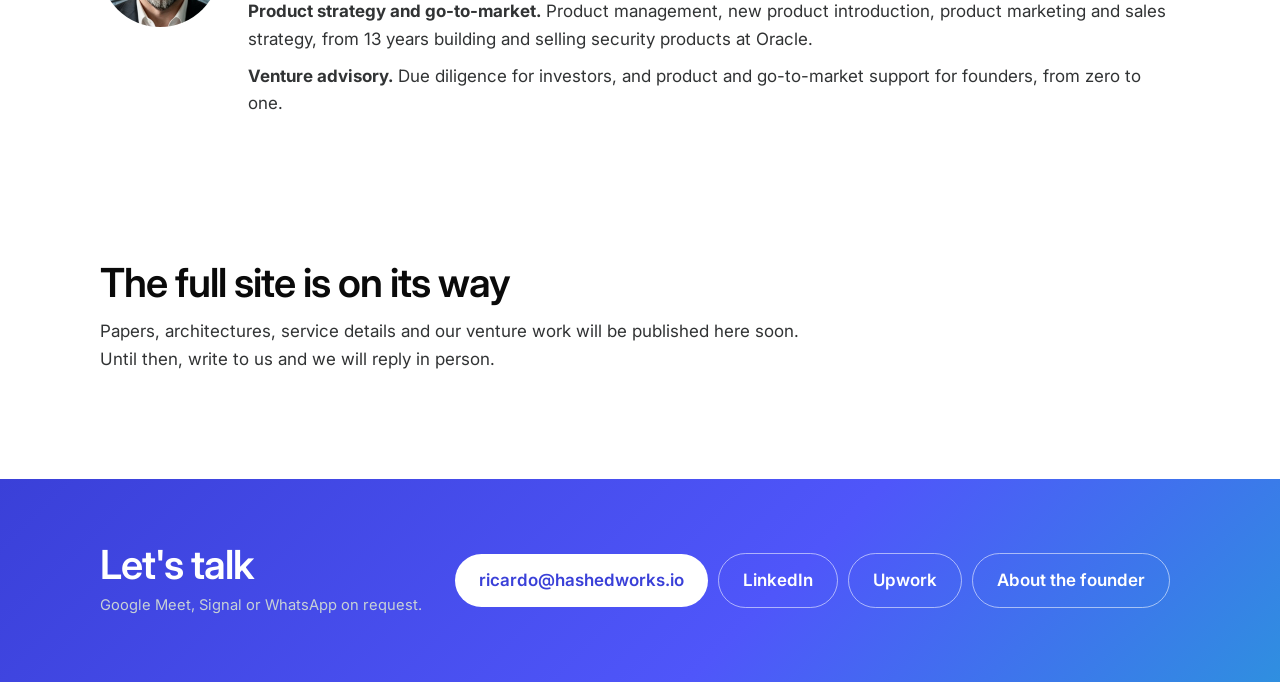
<file: preview-home/index.html>
<!doctype html>
<html lang="en">
<head>
<meta charset="utf-8">
<meta name="viewport" content="width=device-width,initial-scale=1">
<meta name="robots" content="noindex,nofollow">
<title>Hashed Works</title>
<meta name="description" content="Hashed Works: AI-led security and governance for regulated digital assets and financial institutions.">
<link rel="preconnect" href="https://fonts.googleapis.com">
<link rel="stylesheet" href="https://fonts.googleapis.com/css2?family=Inter:wght@400;500;600;700&family=DM+Mono:wght@400;500&display=swap">
<style>
/* Base model from the approved OpenZeppelin page: white and ink panels, one violet accent, Inter with DM Mono labels. One thin orbit. */
:root{
  --navy:#3a40d8; --navy-2:#2a2fa8; --royal:#4f56fa; --gold:#08c2ff; --spg:#4f56fa;
  --bg:#ffffff; --panel:#f5f7f8; --ink:#0a0a0a; --text:#313334; --muted:#55595f; --line:#e2e8ea;
  --serif:"Inter",Arial,sans-serif; --sans:"Inter",Arial,sans-serif; --mono:"DM Mono",ui-monospace,monospace;
  --ease:cubic-bezier(.23,1,.32,1);
}
@media (prefers-color-scheme:dark){:root:not([data-theme="light"]){--bg:#0a0a0a;--panel:#111426;--ink:#ffffff;--text:#e2e8ea;--muted:#a0aeb5;--line:#1f2333;color-scheme:dark}}
:root[data-theme="dark"]{--bg:#0a0a0a;--panel:#111426;--ink:#ffffff;--text:#e2e8ea;--muted:#a0aeb5;--line:#1f2333;color-scheme:dark}
*{box-sizing:border-box}
html{scroll-behavior:smooth}
::selection{background:var(--royal);color:#fff}
body{margin:0;background:var(--bg);color:var(--text);font-family:var(--sans);font-size:17px;line-height:1.6;-webkit-font-smoothing:antialiased}
h1,h2,h3,p{margin:0}
h1,h2{font-family:var(--serif);font-weight:600;letter-spacing:-.025em;color:var(--ink);text-wrap:balance}
h1{font-size:clamp(2.4rem,4.6vw,3.6rem);line-height:1.02;letter-spacing:-.01em}
h2{font-size:clamp(1.8rem,3.2vw,2.5rem);line-height:1.08}
h3{font-size:1.02rem;font-weight:600;color:var(--ink)}
a{color:var(--royal);text-underline-offset:3px}
.wrap{max-width:70rem;margin:0 auto;padding:0 20px}
button{font:inherit;cursor:pointer;transition:transform .16s var(--ease),background .2s,color .2s,border-color .2s}
button:active{transform:scale(.97)}
:focus-visible{outline:3px solid var(--royal);outline-offset:3px;border-radius:4px}
::-webkit-scrollbar{width:10px}::-webkit-scrollbar-thumb{background:var(--line);border-radius:10px}
svg{display:block}

nav{position:sticky;top:0;z-index:5;background:color-mix(in srgb,var(--bg) 86%,transparent);backdrop-filter:blur(12px);border-bottom:1px solid var(--line)}
nav .wrap{display:flex;align-items:center;gap:22px;height:60px;white-space:nowrap;overflow-x:auto;scrollbar-width:none}
nav b{font-family:var(--serif);font-size:1.3rem;font-weight:600;color:var(--ink);margin-right:auto}
nav .brand{display:flex;align-items:center;gap:10px;margin-right:auto;text-decoration:none}
nav .brand b{margin-right:0}
nav .brand i{font-style:normal;font-size:.82rem;color:var(--royal);font-weight:600;padding-left:10px;border-left:1px solid var(--line)}
@media (max-width:600px){nav .brand i{display:none}}
nav a{color:var(--muted);text-decoration:none;font-size:.86rem;font-weight:500}
nav a:hover{color:var(--royal)}

/* hero: thesis on the left, the mechanism running on the right */
.hero{padding:56px 0 48px}
.hero .wrap{display:grid;grid-template-columns:minmax(0,1fr) minmax(0,1fr);gap:40px;align-items:center}
.hero .who{display:flex;align-items:center;gap:14px;margin-bottom:26px}
.hero .who img{width:56px;height:56px;border-radius:50%;object-fit:cover;object-position:50% 40%}
.hero .who b{display:block;color:var(--ink);font-weight:600;font-size:.98rem}
.hero .who span{font-size:.84rem;color:var(--muted)}
.hero p.lead{margin-top:20px;font-size:1.08rem;max-width:34rem}
.player{margin-top:28px;display:inline-flex;align-items:center;gap:14px;padding:8px 18px 8px 8px;border:1px solid var(--line);border-radius:999px;background:var(--bg);max-width:100%}
.player button{width:46px;height:46px;border-radius:50%;border:0;background:var(--navy);color:#fff;display:grid;place-items:center;flex:none}
.player button:hover{background:var(--royal)}
.player .meta{font-size:.8rem;color:var(--muted);line-height:1.3}
.player .meta strong{display:block;color:var(--ink);font-weight:600;font-size:.88rem}
.player .bar{height:3px;width:120px;background:var(--line);border-radius:3px;overflow:hidden}
.player .bar i{display:block;height:100%;width:0;background:var(--royal);transition:width .25s linear}

/* orbit */
.orbit{position:relative;aspect-ratio:1;max-width:560px;margin:0 auto;width:100%}
.orbit svg{width:100%;height:100%;overflow:visible}
.orbit .ring{fill:none;stroke:var(--line);stroke-width:1.2}
.orbit .spoke{stroke:var(--royal);stroke-width:1.4;stroke-dasharray:4 6;opacity:.55}
.orbit .core{fill:url(#coreg)}
.orbit .core-t{font-family:var(--serif);font-size:30px;font-weight:600;fill:#fff;text-anchor:middle}
.orbit .core-t,.orbit .core-s{transition:opacity .45s cubic-bezier(.23,1,.32,1)}
.orbit .fadeout{opacity:0}
.orbit .core-s{font-family:var(--sans);font-size:12.5px;fill:#fff;text-anchor:middle;letter-spacing:.02em}
.orbit .pulse{fill:var(--royal)}
.orbit .node{cursor:pointer}
.orbit .node circle{fill:var(--bg);stroke:var(--navy);stroke-width:1.5;transition:fill .2s,stroke .2s,r .2s var(--ease)}
.orbit .node text{font-family:var(--sans);font-size:13px;font-weight:500;fill:var(--ink);text-anchor:middle;pointer-events:none}
.orbit .node:hover circle,.orbit .node.on circle{fill:var(--royal);stroke:var(--royal)}
.orbit .node.on text,.orbit .node:hover text{fill:#fff}
.orbit .node:focus,.orbit .node:focus-visible{outline:none}
.orbit .node:focus-visible circle{stroke:var(--gold);stroke-width:3}
.orbit .std{font-family:var(--mono);font-size:12px;fill:var(--muted);text-anchor:middle;letter-spacing:.04em}
.orbit .cap{font-family:var(--sans);font-size:12.5px;fill:var(--muted);text-anchor:middle}
.how{margin-top:14px;min-height:6rem;border-top:3px solid var(--spg);padding-top:14px;font-size:1.1rem;line-height:1.55}
.how b{color:var(--royal);font-weight:600}
.how p{transition:opacity .22s var(--ease),filter .22s var(--ease)}
.how p.swap{opacity:0;filter:blur(2px)}
@media (prefers-reduced-motion:no-preference){
  .orbit .pulse{animation:travel 2.6s var(--ease) infinite}
  .orbit .pulse.p2{animation-delay:.65s}.orbit .pulse.p3{animation-delay:1.3s}.orbit .pulse.p4{animation-delay:1.95s}
  @keyframes travel{0%{offset-distance:0%;opacity:0}12%{opacity:1}88%{opacity:1}100%{offset-distance:100%;opacity:0}}
  .orbit .ringspin{transform-origin:280px 280px;animation:spin 90s linear infinite}
  @keyframes spin{to{transform:rotate(360deg)}}
}

/* sections */
section{padding:72px 0}
section.panel{background:var(--panel)}
.head{max-width:44rem;margin-bottom:34px;display:flex;flex-direction:column;gap:14px}

/* trust: navy block */
.trust{background:linear-gradient(135deg,#3a40d8,#4f56fa 60%,#2f8fe0);color:#fff;padding:72px 0}
.trust h2{color:#fff}
.trust p{color:#fff;opacity:.92}
.trust .wrap{display:grid;grid-template-columns:1.1fr .9fr;gap:48px;align-items:center}
.chain{list-style:none;margin:0;padding:0;display:flex;flex-direction:column}
.chain li{display:grid;grid-template-columns:28px 1fr;gap:16px;align-items:start;padding:14px 0;border-top:1px solid rgba(255,255,255,.14);color:#ebeff1;font-size:1rem}
.chain li:first-child{border-top:0}
.chain li i{display:block;width:28px;height:28px;border-radius:50%;border:1.5px solid rgba(255,255,255,.5);margin-top:1px}
.chain li:last-child{font-family:var(--serif);font-size:1.5rem;font-weight:600;color:#fff;align-items:center}
.chain li:last-child i{background:var(--gold);border-color:var(--gold)}

/* how: three layers, one detail */
.stack{display:grid;grid-template-columns:minmax(0,1fr) minmax(0,1fr);gap:56px;align-items:start;margin-top:6px}
.layers{position:relative;display:flex;flex-direction:column;gap:10px;padding-left:26px}
.layers::before{content:"";position:absolute;left:5px;top:22px;bottom:22px;width:1px;background:var(--line)}
.layer{position:relative;text-align:left;border:1px solid var(--line);background:var(--bg);border-radius:6px;padding:18px 20px;display:grid;grid-template-columns:1fr;gap:4px;color:var(--ink);transition:transform .3s var(--ease),background .3s var(--ease),border-color .3s,box-shadow .3s var(--ease);cursor:pointer;font:inherit}
.layer::before{content:"";position:absolute;left:-26px;top:22px;width:11px;height:11px;border-radius:50%;background:var(--bg);border:1.5px solid var(--navy);transition:background .2s,border-color .2s,transform .2s var(--ease)}
.layer:hover{transform:translateX(4px);border-color:var(--navy)}
.layer.on{background:var(--navy);border-color:var(--navy);color:#fff;transform:translateX(8px);box-shadow:0 22px 44px -26px rgba(17,20,38,.6)}
.layer.on::before{background:var(--royal);border-color:var(--royal);transform:scale(1.25)}
.layer .n{font-weight:600;font-size:1.04rem}
.layer .d{font-size:.88rem;color:var(--muted)}
.layer.on .d{color:#c7d1d6}
.layer .chips{display:flex;flex-wrap:wrap;gap:6px;margin-top:10px}
.layer .chips button{border:1px solid var(--line);background:transparent;border-radius:999px;padding:5px 11px;font-size:.8rem;color:var(--muted);font:inherit;font-size:.8rem;transition:background .2s,color .2s,border-color .2s,transform .16s var(--ease)}
.layer .chips button:hover{border-color:var(--royal);color:var(--royal)}
.layer .chips button:active{transform:scale(.97)}
.layer.on .chips button{border-color:rgba(255,255,255,.35);color:#ebeff1}
.layer.on .chips button:hover,.layer.on .chips button.on{background:var(--royal);border-color:var(--royal);color:#fff}
.detail{position:sticky;top:84px;min-height:18rem}
.detail h3{font-family:var(--serif);font-size:1.7rem;font-weight:600;line-height:1.15;margin-bottom:12px}
.detail .cnt{color:var(--royal);font-weight:600;font-size:.9rem;margin-bottom:8px}
.detail p{font-size:1rem}
.fam{display:flex;flex-wrap:wrap;gap:6px;margin-top:16px}
.fam span{border:1px solid var(--line);border-radius:4px;padding:4px 9px;font-size:.8rem;color:var(--ink);background:var(--panel)}
.detail>*{transition:opacity .22s var(--ease),filter .22s var(--ease),transform .22s var(--ease)}
.detail.swap>*{opacity:0;filter:blur(2px);transform:translateY(4px)}

/* proof line */
.proof{display:grid;grid-template-columns:repeat(3,1fr);gap:0;border-top:1px solid var(--line);border-bottom:1px solid var(--line);margin:40px 0 0}
.proof div{padding:22px 24px 22px 0;display:flex;gap:16px;align-items:baseline}
.proof div+div{border-left:1px solid var(--line);padding-left:24px}
.proof em{font-family:var(--serif);font-style:normal;font-size:2rem;white-space:nowrap;line-height:1;color:var(--ink);font-weight:600;font-variant-numeric:tabular-nums}
.proof p{font-size:.92rem}

.models{display:flex;flex-direction:column;gap:10px}.models div{display:grid;grid-template-columns:112px 1fr;gap:10px;align-items:start}.models em{font-style:normal;display:flex;flex-wrap:wrap;gap:6px}.models b{padding-top:7px;font-size:.8rem;text-transform:uppercase;letter-spacing:.06em;color:var(--spg);font-weight:600}.models span{background:var(--bg);border:1px solid var(--line);border-radius:999px;padding:5px 12px;font-size:.9rem;color:var(--ink);transition:border-color .2s,transform .2s var(--ease)}.models span:hover{border-color:var(--royal);transform:translateY(-2px)}
/* mekong */
.mekong .wrap{display:grid;grid-template-columns:1.2fr 1fr;gap:56px;align-items:center}
blockquote{margin:0;font-family:var(--serif);font-size:clamp(1.7rem,3vw,2.3rem);line-height:1.15;color:var(--ink);font-weight:500;font-style:italic}
.by{margin-top:14px;font-size:.86rem;color:var(--muted)}

/* ventures: deal flow */
.flow{position:relative;margin-top:14px}
.flow .line{position:absolute;left:8%;right:8%;top:44px;height:1px;background:var(--line)}
.flow .dot{position:absolute;top:40px;width:9px;height:9px;border-radius:50%;background:var(--royal);left:8%;animation:travel 6s linear infinite;box-shadow:0 0 0 4px rgba(79,86,250,.12)}
@keyframes travel{0%{left:8%;opacity:0}6%{opacity:1}94%{opacity:1}100%{left:calc(92% - 9px);opacity:0}}
.flow .stations{display:grid;grid-template-columns:repeat(4,1fr);position:relative}
.station{background:none;border:0;padding:0;text-align:center;color:var(--muted);font:inherit;display:grid;justify-items:center;gap:12px;cursor:pointer}
.station i{display:grid;place-items:center;width:88px;height:88px;border-radius:50%;background:var(--bg);border:1.5px solid var(--navy);color:var(--navy);font-style:normal;font-weight:600;font-size:.95rem;transition:background .25s var(--ease),color .25s,transform .3s var(--ease),box-shadow .3s var(--ease)}
.station:hover i{transform:translateY(-3px)}
.station:active i{transform:scale(.97)}
.station[aria-selected="true"] i{background:var(--royal);border-color:var(--royal);color:#fff;transform:scale(1.08);box-shadow:0 18px 36px -22px rgba(79,86,250,.7)}
.station small{font-size:.84rem;line-height:1.3;max-width:11rem}
.station[aria-selected="true"] small{color:var(--ink);font-weight:600}
.flow .say{margin:34px auto 0;max-width:42rem;text-align:center;min-height:5.2rem}
.flow .say p{font-size:1.08rem;color:var(--ink);transition:opacity .22s var(--ease),filter .22s var(--ease)}
.flow .say p.swap{opacity:0;filter:blur(2px)}
.cyc{height:2px;background:var(--line);border-radius:2px;overflow:hidden;margin:18px auto 0;max-width:12rem}
.cyc i{display:block;height:100%;width:0;background:var(--royal);transition:width .2s linear}

/* career timeline */
.tl{position:relative;margin-top:10px}
.tl .rail{display:grid;grid-template-columns:repeat(6,1fr);position:relative;padding-top:22px}
.tl .rail::before{content:"";position:absolute;left:0;right:0;top:8px;height:1px;background:var(--line)}
.tl .rail button{background:none;border:0;text-align:left;padding:0 10px 0 0;color:var(--muted);font-size:.84rem;position:relative}
.tl .rail button::before{content:"";position:absolute;top:-19px;left:0;width:11px;height:11px;border-radius:50%;background:var(--bg);border:1.5px solid var(--navy);transition:background .2s,transform .2s var(--ease)}
.tl .rail button[aria-selected="true"]{color:var(--ink);font-weight:600}
.tl .rail button[aria-selected="true"]::before{background:var(--royal);border-color:var(--royal);transform:scale(1.25)}
.tl .body{margin-top:26px;display:grid;grid-template-columns:11rem 1fr;gap:28px;min-height:8rem}
.tl .yrs{font-family:var(--serif);font-size:1.5rem;color:var(--ink);line-height:1.15}
.tl .body p{transition:opacity .22s var(--ease),filter .22s var(--ease)}
.tl .body .swap{opacity:0;filter:blur(2px)}
.tl .cyc{margin:22px 0 0;max-width:12rem}

/* letter */
.letter{position:relative;max-width:48rem;background:var(--bg);border:1px solid var(--line);border-radius:6px;padding:34px 36px;max-height:360px;overflow:hidden;transition:max-height .6s var(--ease)}
.letter p{margin-bottom:14px;font-size:.98rem}
.letter.open{max-height:5000px}
.letter:not(.open)::after{content:"";position:absolute;left:0;right:0;bottom:0;height:140px;background:linear-gradient(transparent,var(--bg))}
.more{margin-top:16px;background:none;border:1px solid var(--navy);color:var(--navy);border-radius:999px;padding:10px 20px;font-weight:600;font-size:.9rem}
.more:hover{background:var(--navy);color:#fff}

.svc{display:grid;grid-template-columns:repeat(2,minmax(0,1fr));gap:0;border-top:1px solid var(--line)}
.svc div{padding:22px 24px 22px 0;border-bottom:1px solid var(--line)}
.svc div:nth-child(even){padding-left:24px;border-left:1px solid var(--line)}
.svc b{color:var(--ink)}
@media (max-width:860px){.svc{grid-template-columns:1fr}.svc div:nth-child(even){padding-left:0;border-left:0}}
.hq{margin:22px 0 6px;padding:20px 24px;background:var(--panel);border:1px solid var(--line);border-radius:10px;box-shadow:0 14px 30px -22px rgba(58,64,216,.45);font-size:clamp(1.35rem,2.4vw,1.75rem);line-height:1.3;font-weight:600;color:var(--ink);letter-spacing:-.01em}
.hqby{font-size:.95rem;color:var(--muted);margin-bottom:18px}
/* claim band: evidence, not the model + UOB */
.claim{position:relative;overflow:hidden;background:radial-gradient(120% 90% at 20% 0%,#1c2060 0%,#0e1133 45%,#0b0d1f 100%);color:#e9ecff;padding:96px 0}
.claim .fade{position:relative;min-height:clamp(240px,30vw,360px);display:grid;align-items:center}
.claim .names{position:absolute;inset:0;display:grid;grid-template-columns:repeat(4,1fr);align-content:center;gap:34px 12px;text-align:center;pointer-events:none}
.claim .names span{display:flex;flex-direction:column;align-items:center;gap:10px;font-weight:600;font-size:clamp(.95rem,1.7vw,1.2rem);color:#8a92d8;transition:opacity 1.1s var(--ease),filter 1.1s var(--ease),transform 1.1s var(--ease)}
.claim .names svg{width:clamp(38px,5vw,56px);height:auto;fill:currentColor}
.claim .names span.gone{opacity:0;filter:blur(8px);transform:scale(.94)}
.claim .big{transition:opacity 1s var(--ease),filter 1s var(--ease)}
.claim .big.hide{opacity:0;filter:blur(10px)}
.claim .tm{position:relative;margin-top:40px;font-size:.85rem;color:#c7cbff;opacity:.85}
.claim .big{position:relative;font-size:clamp(2.6rem,7.5vw,5.6rem);line-height:1;font-weight:800;letter-spacing:-.04em;color:#fff;max-width:14ch}
.claim .big em{font-style:normal;color:#9aa0ff;text-shadow:0 0 28px rgba(79,86,250,.55)}
.claim .uob{position:relative;display:grid;grid-template-columns:1.1fr .9fr;gap:48px;align-items:center;margin-top:64px}
.claim blockquote{font-size:clamp(1.3rem,2.6vw,1.85rem);line-height:1.3;font-weight:600;color:#fff;text-wrap:balance}
.claim .src{margin-top:14px;font-size:.92rem;color:#d6daff}
.claim .src a{color:#c7cbff;text-underline-offset:3px}
.meter{display:flex;flex-direction:column;gap:22px}
.meter p{font-size:1rem;color:#fff;font-weight:500;margin-bottom:8px}
.meter .bar{height:16px;border-radius:999px;background:rgba(255,255,255,.14);overflow:hidden}
.meter .bar i{display:block;height:100%;width:0;border-radius:999px;transition:width 1.6s var(--ease)}
.meter .a i{background:#a4abe6}.meter .b i{background:linear-gradient(90deg,#6b72ff,#2fd0ff);box-shadow:0 0 22px rgba(47,208,255,.6)}
.claim.on .meter .a i{width:28%}.claim.on .meter .b i{width:94%}
.meter .ill{font-size:.85rem;color:#dfe3ff;font-style:italic;margin:0}
.meter small{display:block;font-size:.9rem;color:#dfe3ff;margin-top:6px}
@media (max-width:860px){.claim .uob{grid-template-columns:1fr;gap:32px}.claim .names{grid-template-columns:repeat(2,1fr)}.claim .fade{min-height:440px}.claim{padding:72px 0}}
/* layer illustrations (hover a layer: a moving picture of what happens) */
.ill-svg{display:block;width:100%;max-width:460px;height:auto;margin:0 0 18px;border-radius:10px;background:var(--panel);border:1px solid var(--line)}
.ill-svg text{font-family:var(--sans)}
@keyframes orbit{to{transform:rotate(360deg)}}
@keyframes orbitr{to{transform:rotate(-360deg)}}
@keyframes blink{0%,100%{opacity:.25}50%{opacity:1}}
@keyframes tick{0%,60%{opacity:0;transform:scale(.6)}75%,100%{opacity:1;transform:scale(1)}}
@keyframes flow{to{offset-distance:100%}}
@keyframes stamp{0%,55%{opacity:0;transform:scale(1.4)}70%,100%{opacity:1;transform:scale(1)}}
@keyframes rise{0%{opacity:0;transform:translateY(8px)}30%,100%{opacity:1;transform:none}}
@keyframes slide{to{transform:translateX(-50%)}}
.ill-svg .agent{transform-origin:200px 124px;animation:orbit 18s linear infinite}
.ill-svg .agent.r{animation:orbitr 26s linear infinite}
.ill-svg .agent circle.b{animation:blink 2.4s var(--ease) infinite}
.ill-svg .ok{transform-origin:center;transform-box:fill-box;animation:tick 4s var(--ease) infinite}
.ill-svg .dot{offset-rotate:0deg;animation:flow 3.6s linear infinite}
.ill-svg .ledger rect{transform-box:fill-box;transform-origin:left;animation:rise 6s var(--ease) infinite}
.ill-svg .seal{transform-box:fill-box;transform-origin:center;animation:stamp 6s var(--ease) infinite}
.ill-wrap{overflow:hidden;border-radius:10px;background:var(--panel);border:1px solid var(--line);margin:0 0 18px;padding:14px 0;mask-image:linear-gradient(90deg,transparent,#000 8%,#000 92%,transparent)}
.ill-row{display:flex;gap:10px;width:max-content;animation:slide 28s linear infinite}
.ill-row:nth-child(2){animation-duration:36s;animation-direction:reverse;margin-top:10px}
.ill-row span{display:inline-block;border:1px solid var(--line);background:var(--bg);border-radius:6px;padding:8px 14px;font-size:.86rem;font-weight:600;color:var(--ink);white-space:nowrap}
.ill-row span.ai{color:var(--royal);border-color:var(--royal)}
.ill-wrap:hover .ill-row{animation-play-state:paused}
@media (prefers-reduced-motion:reduce){.ill-svg *,.ill-row{animation:none!important}}
.models em span{display:inline-flex;align-items:center}
.lg{width:15px;height:15px;fill:currentColor;flex:none;margin-right:6px;vertical-align:-2px}
/* close */
.contact{background:linear-gradient(135deg,#3a40d8,#4f56fa 60%,#2f8fe0);color:#fff;padding:64px 0}
.contact .wrap{display:flex;flex-wrap:wrap;justify-content:space-between;align-items:center;gap:24px}
.contact h2{color:#fff}
.contact p{color:#c7d1d6;font-size:.92rem;margin-top:8px}
.contact a.btn{display:inline-block;background:#fff;color:var(--navy);text-decoration:none;font-weight:600;padding:13px 24px;border-radius:999px;margin-right:10px;transition:transform .16s var(--ease)}
.contact a.btn:active{transform:scale(.97)}
.contact a.ghost{background:transparent;color:#fff;border:1px solid rgba(255,255,255,.55)}

@media (prefers-reduced-motion:no-preference){
  .hero .in{opacity:0;transform:translateY(10px);animation:in .7s var(--ease) forwards}
  .hero .in:nth-child(2){animation-delay:.06s}.hero .in:nth-child(3){animation-delay:.12s}.hero .in:nth-child(4){animation-delay:.18s}
  @keyframes in{to{opacity:1;transform:none}}
}
@media (max-width:860px){
  .hero .wrap,.trust .wrap,.mekong .wrap{grid-template-columns:1fr;gap:34px}
  .orbit{max-width:420px}
  .proof,.stack{grid-template-columns:1fr}
  .proof div+div{border-left:0;padding-left:0;border-top:1px solid var(--line)}
  .proof div{padding:18px 0}
  .stack{gap:28px}.detail{position:static;min-height:0}
  .flow .stations{grid-template-columns:repeat(2,1fr);gap:22px 8px}.flow .line,.flow .dot{display:none}.station i{width:76px;height:76px;font-size:.88rem}
  .row{grid-template-columns:1fr;gap:6px}
  .tl .rail{grid-template-columns:repeat(3,1fr);row-gap:28px}
  .tl .body{grid-template-columns:1fr;gap:10px}
  .letter{padding:24px 20px}
  section{padding:56px 0}
}
</style>
</head>
<body>

<nav><div class="wrap">
  <span class="brand"><svg width="26" height="26" viewBox="0 0 26 26" aria-hidden="true" style="flex:none"><defs><linearGradient id="hwm" x1="0" y1="0" x2="1" y2="1"><stop offset="0" stop-color="#4f56fa"/><stop offset="1" stop-color="#08c2ff"/></linearGradient></defs><circle cx="13" cy="13" r="12" fill="none" stroke="url(#hwm)" stroke-width="1.5"/><circle cx="13" cy="13" r="6.5" fill="url(#hwm)"/></svg><b>Hashed Works</b><i>Evidence, not the model.</i></span>
  <a href="#trust">Trust</a><a href="#how">How</a><a href="#work">Services</a><a href="#build">What we build</a><a href="#founder">Founder</a><a href="#contact">Contact</a>
</div></nav>

<header class="hero">
  <div class="wrap">
    <div>
      <div class="who in"><img src="photo.jpg" alt="Ricardo G. Diaz"><div><b>Hashed Works</b><span>Founded by Ricardo G. Diaz · Southeast Asia</span></div></div>
      <h1 class="in">AI-led security and governance for regulated digital assets and financial institutions</h1>
      <p class="lead in">AI now makes decisions inside banks, custodians, asset managers, payment processors and family offices. Regulators, boards and clients all ask the same question: can you prove it is under control? Hashed Works gives firms that proof: checks and balances that run every day, and evidence that earns the trust of shareholders, clients, employees and regulators.</p>
      <blockquote class="hq in">Evidence, not the model.</blockquote>
      <p class="hqby in">The Hashed Works promise. Evidence by Design: proof built into every system from the first day. “Trust, but verify,” as Ronald Reagan put it.</p>
      <div class="player in" id="player">
        <button type="button" id="pp" aria-label="Hear about Hashed Works"><svg id="ic" width="16" height="16" viewBox="0 0 16 16" aria-hidden="true"><path d="M4 2.5v11l9-5.5z" fill="currentColor"/></svg></button>
        <div class="meta"><strong>Hear about Hashed Works</strong><span id="time">AI-narrated · about 2 min</span></div>
        <div class="bar" aria-hidden="true"><i id="prog"></i></div>
      </div>
      <audio id="aud" src="home.mp3" preload="none"></audio>
    </div>

    <div>
      <div class="orbit" id="orbit" role="group" aria-label="Four parts of a security program, run every day by AI agents, feeding evidence to the centre: trust">
        <svg viewBox="0 0 560 560">
          <g class="ringspin"><circle class="ring" cx="280" cy="280" r="262"/></g>
          <circle class="ring" cx="280" cy="280" r="180"/>
          <circle class="ring" cx="280" cy="280" r="92" style="stroke-dasharray:2 5"/>
          <!-- standards on the outer ring -->
          <text class="std" x="280" y="18">NIST CSF</text>
          <text class="std" x="500" y="150">ISO/IEC 27001</text>
          <text class="std" x="520" y="420">SOC 1 and SOC 2</text>
          <text class="std" x="280" y="552">MITRE ATT&amp;CK and ATLAS</text>
          <text class="std" x="40" y="420">ISO/IEC 42001</text>
          <text class="std" x="60" y="150">NIST AI RMF</text>
          <!-- spokes -->
          <line class="spoke" x1="280" y1="100" x2="280" y2="210"/>
          <line class="spoke" x1="460" y1="280" x2="350" y2="280"/>
          <line class="spoke" x1="280" y1="460" x2="280" y2="350"/>
          <line class="spoke" x1="100" y1="280" x2="210" y2="280"/>
          <!-- evidence pulses -->
          <circle class="pulse p1" r="4" style="offset-path:path('M280 100 L280 212')"/>
          <circle class="pulse p2" r="4" style="offset-path:path('M460 280 L348 280')"/>
          <circle class="pulse p3" r="4" style="offset-path:path('M280 460 L280 348')"/>
          <circle class="pulse p4" r="4" style="offset-path:path('M100 280 L212 280')"/>
          <!-- core -->
          <defs><linearGradient id="coreg" x1="0" y1="0" x2="1" y2="1"><stop offset="0" stop-color="#4f56fa"/><stop offset="1" stop-color="#08c2ff"/></linearGradient></defs><circle class="core" cx="280" cy="280" r="76"/>
          <text class="core-t" x="280" y="282">Trust</text>
          <text class="core-s" x="280" y="304">proven every day</text>
          <!-- nodes -->
          <g class="node on" data-i="0" tabindex="0" role="button" aria-label="Enterprise trust and audit">
            <circle cx="280" cy="100" r="42"/><text x="280" y="97">Enterprise</text><text x="280" y="111">trust</text></g>
          <g class="node" data-i="1" tabindex="0" role="button" aria-label="AI governance">
            <circle cx="460" cy="280" r="42"/><text x="460" y="277">AI</text><text x="460" y="291">governance</text></g>
          <g class="node" data-i="2" tabindex="0" role="button" aria-label="Privacy and data map">
            <circle cx="280" cy="460" r="42"/><text x="280" y="457">Privacy</text><text x="280" y="471">data map</text></g>
          <g class="node" data-i="3" tabindex="0" role="button" aria-label="Incident response">
            <circle cx="100" cy="280" r="42"/><text x="100" y="277">Incident</text><text x="100" y="291">response</text></g>
          <text class="cap" x="280" y="536">Four parts of a modern security program. Hover or tap one.</text>
        </svg>
      </div>
      <div class="how" aria-live="polite"><p id="howp"><b>Enterprise trust and audit.</b> Your program, run to every standard, control and regulation that applies to your firm. Evidence is produced as the controls run, so every audit and every diligence request gets clear answers.</p></div>
    </div>
  </div>
</header>

<div class="trust" id="trust">
  <div class="wrap">
    <div style="display:flex;flex-direction:column;gap:16px">
      <h2>You sell trust. We prove it with evidence.</h2>
      <p>Banks, custodians, asset managers, payment processors and family offices, from North America to the Middle East, all hold other people's money. Security, privacy and compliance get you there. Evidence proves it, to shareholders, clients, employees and regulators.</p>
    </div>
    <ol class="chain">
      <li><i></i>Requirements: standards, controls and regulations</li><li><i></i>Controls that run every day</li>
      <li><i></i>Evidence, produced as the work happens</li>
      <li><i></i>Assurance for auditors, regulators and the board</li>
      <li><i></i>Trust that wins mandates and keeps clients</li>
    </ol>
  </div>
</div>

<section class="claim" id="claim">
  <div class="wrap">
    <div class="fade"><div class="names" aria-hidden="true"></div><p class="big" aria-live="off">Evidence, <em>not the model.</em></p></div>
    <div class="uob">
      <div>
        <blockquote>“Success may depend less on how autonomous an agent is and more on how confidently institutions can govern and trust it.”</blockquote>
        <p class="src">UOB, <em>Agentic Finance: Building the foundations for trusted, bounded autonomy</em>, October 2026, page 26. <a href="https://www.uobgroup.com/assets/web-resources/research/pdf/da-261014.pdf" target="_blank" rel="noopener">Read the report</a></p>
      </div>
      <div class="meter" aria-label="What decides success: governance and trust far more than autonomy">
        <p class="ill">An illustration of UOB's point, not UOB data.</p>
        <div class="a"><p>How autonomous the agent is</p><div class="bar"><i></i></div></div>
        <div class="b"><p>How confidently you can govern and trust it</p><div class="bar"><i></i></div><small>We make that confidence provable, with evidence.</small></div>
      </div>
    </div>
    <p class="tm">Logos belong to their owners. They name the models in use today; no partnership is implied.</p>
  </div>
</section>

<section id="how">
  <div class="wrap">
    <div class="head">
      <h2>The question is how? The answer is agentic AI</h2>
      <p>Standards such as NIST, ISO 27001 and ISO 42001 define the policies, the controls and the evidence. Together they are the single source of truth: the canonical data your AI should act on, so it does not make things up or drift. Your firm will soon run hundreds of AI agents: payments, treasury, onboarding, reporting. No agent is taken on trust. We run beside your agents, inside your environment, the way every bank already runs payments: maker, checker, ledger. Designed by a systems and security architect, run as a service your board can buy. Hover over a layer, or a standard, to see what sits inside.</p>
    </div>
    <div class="stack">
      <div class="layers" role="tablist" aria-label="The three layers">
        <button type="button" role="tab" class="layer on" data-l="0" aria-selected="true"><span class="n">Maker</span><span class="d">Your agents propose the actions: a payment, a key rotation, an access grant</span></button>
        <div class="layer" data-l="2" role="tab" tabindex="0" aria-selected="false"><span class="n">Checker</span><span class="d">Our agents test every action against the rulebook before it runs. Hover or tap a standard.</span>
          <div class="chips" id="chips"></div>
        </div>
        <button type="button" role="tab" class="layer" data-l="1" aria-selected="false"><span class="n">Ledger</span><span class="d">A receipt for every action, on a record that cannot be altered</span></button>
      </div>
      <div class="detail" id="detail" aria-live="polite"></div>
    </div>
    <div class="proof">
      <div><em>3<span style="font-size:1.4rem;margin:0 .15em">→</span>1</em><p>Months for a large-enterprise risk assessment, with the AI risk systems we built.</p></div>
      <div><em>$80T+</em><p>In assets held by the custodians whose controls our founder has assessed, alongside half of the world's systemically important banks.</p></div>
      <div><em>100+</em><p>Public talks by our founder, explaining controls to boards, auditors and enterprise security teams.</p></div>
    </div>
  </div>
</section>

<section class="panel mekong">
  <div class="wrap">
    <div>
      <blockquote>"Nothing ships without human approval."</blockquote>
      <p class="by">How we run AI agents, every day since late 2022</p>
    </div>
    <div style="display:flex;flex-direction:column;gap:14px">
      <p>Every Hashed Works engagement starts and ends with AI. We work across the whole model landscape:</p><div class="models"><div><b>Frontier</b><em><span>Closed models from the major labs</span></em></div><div><b>Open-weight</b><em><span>Open models we can inspect and run</span></em></div><div><b>Local AI</b><em><span>Models that run inside your environment, so client data never leaves</span></em></div><div><b>Routing</b><em><span>A decision model</span><span>A model router</span><span>LLM council</span></em></div><div><b>Build</b><em><span>AI coding agents, every change reviewed by a person</span></em></div><div><b>Protocols</b><em><span>MCP</span><span>Agent-to-agent</span><span>Human-to-agent</span><span>Agent identity (DIDs)</span></em></div></div><p>No single model is trusted. A decision model triages each task and checks each agent action in milliseconds. A router sends the work to the right model, local AI runs inside your environment, and an LLM council checks the answers, which raises accuracy, lowers cost and speeds up the work. Around the models sits the harness: a gateway for every tool and data call, policy that allows, blocks or escalates each action, agent identity and an append-only evidence ledger. Agents reach tools through MCP, work together through agent-to-agent protocols and carry their own identity through decentralized identifiers. Every agent runs under maker-checker controls, and nothing ships without human approval.</p>
      <p>How we work: every design starts from first principles, then security first, privacy first, confidentiality first and compliance first. In the first 90 days of an engagement we map your controls to every standard and regulation that applies, map every data flow to model providers and agents, and set up the evidence so each audit and each AI commitment is defensible.</p>
    </div>
  </div>
</section>

<section id="work">
  <div class="wrap">
    <div class="head"><h2>What we do</h2><p>Every design starts from first principles: security first, privacy first, confidentiality first and compliance first.</p></div>
    <div class="svc">
      <div><p><b>AI Governance Review.</b> A three-week review of the AI systems a regulated firm runs, mapped to NIST, ISO/IEC 42001, ISO/IEC 27001 and the regulator's guidance, then monthly evidence that each system follows your rules.</p></div>
      <div><p><b>Agentic AI architecture.</b> What your agents may do, who they are and how they are checked: agent roles and orchestration on open agent protocols, decentralized identity for every agent, local AI alongside frontier and open-weight models, a decision model that checks each action before it runs, and policy as code from day one.</p></div>
      <div><p><b>Tokenized finance and digital assets.</b> Custody, wallets, MPC, tokenization and settlement, with compliance enforced at the token level.</p></div>
      <div><p><b>Fractional security leadership.</b> Security architecture and virtual CISO support for fintechs and financial firms.</p></div>
      <div><p><b>Product strategy and go-to-market.</b> Product management, new product introduction, product marketing and sales strategy, from 13 years building and selling security products at Oracle.</p></div>
      <div><p><b>Venture advisory.</b> Due diligence for investors, and product and go-to-market support for founders, from zero to one.</p></div>
    </div>
  </div>
</section>

<section class="panel" id="build">
  <div class="wrap">
    <div class="head"><h2>We build and run our own AI systems</h2><p>Hashed Works runs on the same kind of AI systems we design for clients. Four years of AI systems architecture, in daily use.</p></div>
    <div class="svc">
      <div><p><b>Agentic platform.</b> Local AI, a model router and a model hub that work across frontier and open-weight models, a decision model that checks each agent action before it runs, and rules on which models may see client data.</p></div>
      <div><p><b>Decision engine.</b> A council of AI models challenges each idea and plugs the holes, for research and product strategy.</p></div>
      <div><p><b>Evidence system.</b> Controls run every day and produce their own proof for boards, auditors and regulators.</p></div>
      <div><p><b>Job search and applications.</b> An AI system that finds roles, researches each company and prepares tailored applications end to end.</p></div>
    </div>
  </div>
</section>

<section id="founder">
  <div class="wrap" style="display:flex;flex-wrap:wrap;gap:28px;align-items:center">
    <img src="photo.jpg" alt="Ricardo G. Diaz" style="width:120px;height:120px;border-radius:50%;object-fit:cover;object-position:50% 40%">
    <div style="flex:1;min-width:16rem;display:flex;flex-direction:column;gap:10px">
      <h2>Founded by Ricardo G. Diaz</h2>
      <p>30 years in security, identity and privacy: 13 years at Oracle, wallets and custody at BRD and Coinbase, and Global Head of Product for Blockchain Financial Services at EY. Based in Southeast Asia, with clients across Laos, Singapore, Thailand, Vietnam, the Americas and the Middle East.</p>
      <p><a href="https://whoami.hashedworks.io">Meet Ricardo</a></p>
          <div><p><b>Product strategy and go-to-market.</b> Product management, new product introduction, product marketing and sales strategy, from 13 years building and selling security products at Oracle.</p></div>
      <div><p><b>Venture advisory.</b> Due diligence for investors, and product and go-to-market support for founders, from zero to one.</p></div>
    </div>
  </div>
</section>

<section>
  <div class="wrap"><div class="head"><h2>The full site is on its way</h2><p>Papers, architectures, service details and our venture work will be published here soon. Until then, write to us and we will reply in person.</p></div></div>
</section>

<div class="contact" id="contact">
  <div class="wrap">
    <div><h2>Let's talk</h2><p>Google Meet, Signal or WhatsApp on request.</p></div>
    <div><a class="btn" href="mailto:ricardo@hashedworks.io">ricardo@hashedworks.io</a><a class="btn ghost" href="https://www.linkedin.com/in/Webdefense" target="_blank" rel="noopener">LinkedIn</a><a class="btn ghost" href="https://www.upwork.com/freelancers/~0182b36ebaa2e15ea0" target="_blank" rel="noopener">Upwork</a><a class="btn ghost" href="https://whoami.hashedworks.io">About the founder</a></div>
  </div>
</div>

<script>
(function(){
  var E="cubic-bezier(.23,1,.32,1)";
  // audio
  var a=document.getElementById("aud"),pp=document.getElementById("pp"),ic=document.getElementById("ic"),pr=document.getElementById("prog"),tm=document.getElementById("time");
  var PLAY='<path d="M4 2.5v11l9-5.5z" fill="currentColor"/>',PAUSE='<path d="M3.5 2.5h3v11h-3zM9.5 2.5h3v11h-3z" fill="currentColor"/>';
  pp.addEventListener("click",function(){ if(a.paused){a.play();ic.innerHTML=PAUSE;pp.setAttribute("aria-label","Pause");} else {a.pause();ic.innerHTML=PLAY;pp.setAttribute("aria-label","Hear about Hashed Works");} });
  a.addEventListener("timeupdate",function(){ if(a.duration){pr.style.width=(a.currentTime/a.duration*100)+"%";var r=Math.max(0,a.duration-a.currentTime);tm.textContent="AI-narrated · "+Math.floor(r/60)+":"+String(Math.floor(r%60)).padStart(2,"0")+" left";} });
  a.addEventListener("ended",function(){ic.innerHTML=PLAY;pr.style.width="0";tm.textContent="AI-narrated · about 2 min";});

  // orbit nodes
  var HOW=[
    ["Enterprise trust and audit.","Your program, run to every standard, control and regulation that applies to your firm. Evidence is produced as the controls run, so every audit and every diligence request gets clear answers."],
    ["AI governance.","Every AI tool and agentic workflow reviewed before it is approved, and every agent tool call checked in milliseconds by a decision model that scores whether it is in scope, so it runs, waits for a person, or is blocked. Least-privilege access to tools and data, secrets handling, monitoring and an audit trail come with it. Model providers are managed as critical vendors, mapped to ISO/IEC 42001, the NIST AI RMF and the EU AI Act."],
    ["Privacy and data map.","A live map of how your data flows into, through and out of the firm, including flows to model providers and through agentic workflows, so every GDPR and CCPA/CPRA commitment is defensible."],
    ["Incident response.","Playbooks, tabletop exercises and post-incident reviews, run with Legal, plus the bug bounty programs. Agents watch for drift and raise a hand in minutes, not at quarter end."]];
  var nodes=document.querySelectorAll(".node"),howp=document.getElementById("howp");
  function pick(i){ nodes.forEach(function(n){n.classList.toggle("on",n.dataset.i==i);}); howp.classList.add("swap"); setTimeout(function(){ howp.innerHTML="<b>"+HOW[i][0]+"</b> "+HOW[i][1]; howp.classList.remove("swap"); },180); }
  nodes.forEach(function(n){ n.addEventListener("mouseenter",function(){ if(!n.classList.contains("on"))pick(n.dataset.i);}); n.addEventListener("focus",function(){ if(!n.classList.contains("on"))pick(n.dataset.i);}); n.addEventListener("click",function(){pick(n.dataset.i);}); n.addEventListener("keydown",function(e){if(e.key==="Enter"||e.key===" "){e.preventDefault();pick(n.dataset.i);}}); });

  // generic cycler: runs only in view, pauses on hover/focus, resumes 14s after a click, off under reduced motion
  var RM=window.matchMedia("(prefers-reduced-motion: reduce)").matches;
  function cycler(root,n,ms,go,bar){
    var i=0,t0=0,raf,hold=0,vis=false,paused=false;
    function tick(ts){ if(!t0)t0=ts; var el=ts-t0; if(bar)bar.style.width=Math.min(100,el/ms*100)+"%"; if(el>=ms){t0=ts;i=(i+1)%n;go(i);} raf=requestAnimationFrame(tick); }
    function start(){ if(RM||raf||!vis||paused)return; t0=0; raf=requestAnimationFrame(tick); }
    function stop(){ if(raf)cancelAnimationFrame(raf); raf=0; if(bar)bar.style.width="0"; }
    root.addEventListener("mouseenter",function(){paused=true;stop();}); root.addEventListener("mouseleave",function(){paused=false;start();});
    root.addEventListener("focusin",function(){paused=true;stop();}); root.addEventListener("focusout",function(){paused=false;start();});
    if("IntersectionObserver" in window){ new IntersectionObserver(function(es){ vis=es[0].isIntersecting; vis?start():stop(); },{threshold:.35}).observe(root); } else { vis=true; start(); }
    return { set:function(k){ i=k; stop(); clearTimeout(hold); hold=setTimeout(function(){paused=false;start();},14000); } };
  }

  // how: three layers
  var STD=[
    ["NIST CSF 2.0","6 functions","The outcome map every other framework hangs off.",["Govern","Identify","Protect","Detect","Respond","Recover"]],
    ["NIST SP 800-53 Rev. 5","20 control families","The deepest control catalogue; our agents map the others to it.",["Access Control","Awareness and Training","Audit and Accountability","Assessment and Authorization","Configuration Management","Contingency Planning","Identification and Authentication","Incident Response","Maintenance","Media Protection","Physical and Environmental Protection","Planning","Program Management","Personnel Security","PII Processing and Transparency","Risk Assessment","System and Services Acquisition","System and Communications Protection","System and Information Integrity","Supply Chain Risk Management"]],
    ["ISO/IEC 27001:2022","93 Annex A controls, 4 themes","The certificate regulators and banks ask for first.",["Organizational (37)","People (8)","Physical (14)","Technological (34)"]],
    ["SOC 1 and SOC 2","5 Trust Services Criteria","SOC 1 covers controls over financial reporting; SOC 2 proves the controls you already run.",["Security","Availability","Processing Integrity","Confidentiality","Privacy"]],
    ["CIS Controls v8","18 controls","The practical baseline I stand a security function up on.",["Enterprise Asset Inventory","Software Asset Inventory","Data Protection","Secure Configuration","Account Management","Access Control Management","Continuous Vulnerability Management","Audit Log Management","Email and Web Browser Protections","Malware Defenses","Data Recovery","Network Infrastructure Management","Network Monitoring and Defense","Security Awareness and Skills Training","Service Provider Management","Application Software Security","Incident Response Management","Penetration Testing"]],
    ["MITRE ATT&CK","14 enterprise tactics","How attackers actually move; every control is tested against it.",["Reconnaissance","Resource Development","Initial Access","Execution","Persistence","Privilege Escalation","Defense Evasion","Credential Access","Discovery","Lateral Movement","Collection","Command and Control","Exfiltration","Impact"]],
    ["MITRE ATLAS","Tactics and techniques against AI systems","The attack map for the AI itself, from model access to attack staging.",["ML Model Access","ML Attack Staging","Prompt and data poisoning paths","Model theft and evasion"]],
    ["ISO/IEC 42001:2023","AI management system","The management standard for how an organisation governs its AI.",["AI policies","Internal organization","Resources for AI systems","AI system impact assessment","AI system life cycle","Data for AI systems","Information for interested parties","Use of AI systems","Third-party relationships"]],
    ["NIST AI RMF 1.0","4 functions","Risk management for AI, mapped to the same control set.",["Govern","Map","Measure","Manage"]],
    ["EU AI Act","Obligations by risk tier","The regulation your AI use will be judged against.",["Prohibited practices","High-risk systems","Transparency obligations","General-purpose AI models"]],
    ["CISA Cybersecurity Performance Goals","US baseline practices","The US government's short list of practices that cut the most risk.",["Account security","Device security","Data security","Governance and training","Vulnerability management","Supply chain and third party","Response and recovery"]],
    ["GENIUS Act","US stablecoin law","The US framework for payment stablecoins that the onchain market now builds to.",["Permitted payment stablecoin issuers","Reserve backing","Reserve disclosure","AML and sanctions compliance"]],
    ["MiCA","EU crypto-asset regulation","The EU rulebook for crypto-asset service providers and tokens.",["Crypto-asset service providers","Asset-referenced and e-money tokens","Market abuse rules","Custody and safeguarding"]],
    ["DORA","EU digital operational resilience","How regulated EU financial firms, and their technology providers, must stay resilient.",["ICT risk management","Incident reporting","Resilience testing","Third-party ICT risk","Information sharing"]],
    ["AML, KYC and the Travel Rule","Financial crime controls","The controls regulators expect wherever digital assets move.",["Customer due diligence (KYC)","Transaction monitoring","Sanctions screening (OFAC)","FATF Travel Rule","Suspicious activity reporting"]],
    ["GDPR","EU data protection","The privacy law every data flow, including flows to model providers, is held to.",["Lawful basis","Data subject rights","Data protection by design","Breach notice within 72 hours","Cross-border transfers"]]];
  var LAY=[
    ["Maker","Your agents propose the actions","The maker is your agent. It proposes an action the way a payments clerk does: a payment, a key rotation, an access grant, a new vendor. Nothing it proposes runs on trust."],
    ["Ledger","A receipt for every action","Not gathered for the audit. Evidence is produced as each action runs, time-stamped and kept on a decentralized ledger that cannot be altered, so an auditor, a regulator or your own team can check what happened and when. One control set maps to every mandate, so one receipt serves your board, your auditor, your regulator and your enterprise customers at the same time. Any certification then becomes what it should be: proving controls that already run, at a pace your maturity sets."],
    ["Checker","Our agents test every action against the rulebook","The checker is ours. Every standard, control catalogue and regulatory mandate here lives in our agentic AI platform and its controls knowledge base. Our agents run every control in that rulebook, every day, not a team once a year, and test each action against it before it runs. What the rules do not allow, stops. What needs a person, waits for one. Hover over or tap a standard to see what sits under it."]];

  // layer illustrations
  function illAgents(){
    var a="";
    for(var i=0;i<6;i++){ var ang=i/6*Math.PI*2, r=58, x=200+Math.cos(ang)*r, y=124+Math.sin(ang)*r;
      a+='<g class="agent" style="animation-delay:-'+(i*3)+'s"><circle cx="'+x.toFixed(1)+'" cy="'+y.toFixed(1)+'" r="13" fill="var(--bg)" stroke="var(--royal)" stroke-width="1.5"/><circle class="b" cx="'+x.toFixed(1)+'" cy="'+y.toFixed(1)+'" r="4" fill="var(--royal)" style="animation-delay:'+(i*.4)+'s"/></g>'; }
    var c="";
    var labels=["Access","Keys","Logs","Vendors","Backups","Change"];
    for(var j=0;j<6;j++){ var an=j/6*Math.PI*2+Math.PI/6, R=104, X=200+Math.cos(an)*R*1.45, Y=124+Math.sin(an)*R*0.78;
      c+='<g><rect x="'+(X-26).toFixed(1)+'" y="'+(Y-10).toFixed(1)+'" width="52" height="20" rx="4" fill="var(--bg)" stroke="var(--line)"/><text x="'+X.toFixed(1)+'" y="'+(Y+4).toFixed(1)+'" font-size="9" text-anchor="middle" fill="var(--muted)">'+labels[j]+'</text><path class="ok" d="M'+(X+18).toFixed(1)+' '+(Y-14).toFixed(1)+'l3 3 5-6" fill="none" stroke="var(--cyan,#08c2ff)" stroke-width="2.2" stroke-linecap="round" style="animation-delay:'+(j*.65)+'s"/></g>'; }
    return '<svg class="ill-svg" viewBox="0 0 400 248" role="img" aria-label="A team of AI agents circling the controls, each check ticking green"><circle cx="200" cy="124" r="58" fill="none" stroke="var(--line)" stroke-dasharray="3 5"/><ellipse cx="200" cy="124" rx="151" ry="81" fill="none" stroke="var(--line)"/>'+c+a+'<circle cx="200" cy="124" r="26" fill="var(--royal)"/><text x="200" y="121" font-size="9" fill="#fff" text-anchor="middle" font-weight="600">controls</text><text x="200" y="133" font-size="9" fill="#fff" text-anchor="middle">every day</text><text x="200" y="240" font-size="10" fill="var(--ink)" text-anchor="middle" font-weight="600">A team of AI agents runs every control, every day, and raises a hand on drift.</text></svg>';
  }
  function illEvidence(){
    var lanes="",y0=34;
    var acts=["approve payment","rotate key","grant access","close ticket","update rule"];
    for(var i=0;i<5;i++){ var y=y0+i*34;
      lanes+='<circle cx="34" cy="'+y+'" r="9" fill="var(--bg)" stroke="var(--royal)" stroke-width="1.5"/><text x="52" y="'+(y+4)+'" font-size="9" fill="var(--muted)">'+acts[i]+'</text><line x1="150" y1="'+y+'" x2="236" y2="'+y+'" stroke="var(--line)"/><circle class="dot" r="3.5" fill="var(--royal)" style="offset-path:path(\'M150 '+y+' L236 '+y+'\');animation-delay:-'+(i*.7)+'s"/>';
      lanes+='<g class="ledger"><rect x="300" y="'+(y-7)+'" width="80" height="14" rx="3" fill="var(--royal)" opacity=".9" style="animation-delay:'+(i*1.1)+'s"/></g><text x="306" y="'+(y+3.5)+'" font-size="8" fill="#fff" font-family="DM Mono,monospace">'+["a91f","7c02","e3b8","4d61","f20a"][i]+'… ✓</text>';
    }
    return '<svg class="ill-svg" viewBox="0 0 400 220" role="img" aria-label="Five agents act, each action is verified with a mathematical check, then written to an evidence ledger"><text x="34" y="14" font-size="9" fill="var(--muted)" text-anchor="middle">agents</text><text x="266" y="14" font-size="9" fill="var(--muted)" text-anchor="middle">verify</text><text x="340" y="14" font-size="9" fill="var(--muted)" text-anchor="middle">evidence ledger</text>'+lanes+'<rect x="240" y="22" width="52" height="176" rx="8" fill="var(--bg)" stroke="var(--royal)" stroke-width="1.5"/><text x="266" y="96" font-size="18" fill="var(--royal)" text-anchor="middle" font-weight="700">Σ</text><text x="266" y="114" font-size="8" fill="var(--muted)" text-anchor="middle">hash +</text><text x="266" y="124" font-size="8" fill="var(--muted)" text-anchor="middle">policy</text><text x="266" y="134" font-size="8" fill="var(--muted)" text-anchor="middle">check</text><g class="seal"><circle cx="266" cy="178" r="12" fill="var(--cyan,#08c2ff)"/><path d="M260 178l4 4 8-9" fill="none" stroke="#fff" stroke-width="2.2" stroke-linecap="round"/></g><text x="200" y="214" font-size="10" fill="var(--ink)" text-anchor="middle" font-weight="600">“Trust, but verify.” Ronald Reagan. Every action, proven with math.</text></svg>';
  }
  function illStandards(){
    var row1=["NIST CSF 2.0","ISO/IEC 27001","SOC 1 and SOC 2","CIS Controls v8","NIST SP 800-53","MITRE ATT&CK","GDPR","DORA","MiCA"];
    var row2=["ISO/IEC 42001","NIST AI RMF","EU AI Act","MITRE ATLAS","GENIUS Act","AML, KYC, Travel Rule","CISA CPGs","Bank of Thailand AI guidelines"];
    function r(a,ai){ var h=a.concat(a).map(function(x){return "<span"+(ai&&/42001|AI RMF|AI Act|ATLAS/.test(x)?" class=\"ai\"":"")+">"+x+"</span>";}).join(""); return '<div class="ill-row">'+h+'</div>'; }
    return '<div class="ill-wrap" aria-label="The standards and regulations, moving: they are the single source of truth">'+r(row1,false)+r(row2,true)+'</div>';
  }
  function illMaker(){
    var acts=["payment","key rotation","access grant","new vendor"], g="";
    for(var i=0;i<4;i++){ var y=52+i*34;
      g+='<circle cx="34" cy="'+y+'" r="9" fill="var(--bg)" stroke="var(--royal)" stroke-width="1.5"/><circle class="b" cx="34" cy="'+y+'" r="3" fill="var(--royal)" style="animation:blink 2.4s var(--ease) infinite;animation-delay:'+(i*.5)+'s"/><line x1="52" y1="'+y+'" x2="300" y2="'+y+'" stroke="var(--line)" stroke-dasharray="3 5"/>';
      g+='<g style="offset-path:path(\'M56 '+y+' L212 '+y+'\');offset-rotate:0deg;animation:flow 7s linear infinite;animation-delay:-'+(i*1.75)+'s"><rect x="0" y="-9" width="88" height="18" rx="9" fill="var(--bg)" stroke="var(--royal)" stroke-width="1.2"/><text x="44" y="3.5" font-size="8.5" fill="var(--ink)" text-anchor="middle" font-weight="600">'+acts[i]+'</text></g>'; }
    return '<svg class="ill-svg" viewBox="0 0 400 200" role="img" aria-label="Your agents propose actions, a payment, a key rotation, an access grant, a new vendor, and each one travels to the checker before it runs"><text x="34" y="26" font-size="9" fill="var(--muted)" text-anchor="middle">your agents</text><text x="150" y="26" font-size="9" fill="var(--muted)" text-anchor="middle">proposed actions</text><text x="343" y="26" font-size="9" fill="var(--muted)" text-anchor="middle">checker</text>'+g+'<rect x="306" y="36" width="74" height="134" rx="8" fill="var(--bg)" stroke="var(--royal)" stroke-width="1.5"/><path d="M332 100l8 8 14-16" fill="none" stroke="var(--cyan,#08c2ff)" stroke-width="2.4" stroke-linecap="round" stroke-linejoin="round"/><text x="343" y="128" font-size="8" fill="var(--muted)" text-anchor="middle">tested against</text><text x="343" y="138" font-size="8" fill="var(--muted)" text-anchor="middle">the rulebook</text><text x="343" y="148" font-size="8" fill="var(--muted)" text-anchor="middle">before it runs</text><text x="200" y="192" font-size="10" fill="var(--ink)" text-anchor="middle" font-weight="600">Your agents propose. Nothing runs on trust.</text></svg>';
  }
  var ILL=[illMaker,illEvidence,function(){return illAgents()+illStandards();}];
  var layers=document.querySelectorAll(".layer"),det=document.getElementById("detail"),chips=document.getElementById("chips");
  STD.forEach(function(s,k){ var b=document.createElement("button"); b.type="button"; b.textContent=s[0]; b.dataset.k=k; b.addEventListener("click",function(e){ e.stopPropagation(); layer(2,k); }); b.addEventListener("mouseenter",function(){ if(!b.classList.contains("on"))layer(2,k); }); chips.appendChild(b); });
  function show(html){ det.classList.add("swap"); setTimeout(function(){ det.innerHTML=html; det.classList.remove("swap"); },200); }
  function layer(i,k){
    layers.forEach(function(l){ var on=+l.dataset.l===i; l.classList.toggle("on",on); l.setAttribute("aria-selected",on); });
    chips.querySelectorAll("button").forEach(function(b){ b.classList.toggle("on", i===2 && +b.dataset.k===k); });
    if(i===2 && k!=null){ var s=STD[k]; show(ILL[2]()+"<p class='cnt'>"+s[1]+"</p><h3>"+s[0]+"</h3><p>"+s[2]+" Our agents run these controls every day and test each action against them before it runs.</p><div class='fam'>"+s[3].map(function(f){return "<span>"+f+"</span>";}).join("")+"</div>"); }
    else { var L2=LAY[i]; show(ILL[i]()+"<p class='cnt'>"+L2[1]+"</p><h3>"+L2[0]+"</h3><p>"+L2[2]+"</p>"); }
  }
  layers.forEach(function(l){ l.addEventListener("click",function(){ layer(+l.dataset.l); }); l.addEventListener("mouseenter",function(){ if(!l.classList.contains("on"))layer(+l.dataset.l); }); l.addEventListener("keydown",function(e){ if(e.key==="Enter"||e.key===" "){ e.preventDefault(); layer(+l.dataset.l); } }); });
  det.innerHTML=ILL[0]()+"<p class='cnt'>"+LAY[0][1]+"</p><h3>"+LAY[0][0]+"</h3><p>"+LAY[0][2]+"</p>";


  // trust circle: Evidence, Trust, Not the model (fades, loops; static under reduced motion)
  (function(){
    var W=[["Trust","proven every day",30],["Evidence","is how you prove it",26],["Not the model","the model is a tool",19]];
    var t=document.querySelector(".orbit .core-t"),u=document.querySelector(".orbit .core-s"),k=0;
    if(!t||!u||window.matchMedia("(prefers-reduced-motion: reduce)").matches)return;
    setInterval(function(){ t.classList.add("fadeout"); u.classList.add("fadeout");
      setTimeout(function(){ k=(k+1)%W.length; t.textContent=W[k][0]; u.textContent=W[k][1]; t.style.fontSize=W[k][2]+"px"; t.classList.remove("fadeout"); u.classList.remove("fadeout"); },460);
    },2800);
  })();

  // claim band: version A fade-through. Model logos fade out, "Evidence, not the model." fades in, then "Trust, proven every day."
  (function(){
    var c=document.getElementById("claim"); if(!c)return;
    var n=c.querySelector(".names"),big=c.querySelector(".big"),L=[["OpenAI", "<path d=\"M21.55 10.004a5.416 5.416 0 00-.478-4.501c-1.217-2.09-3.662-3.166-6.05-2.66A5.59 5.59 0 0010.831 1C8.39.995 6.224 2.546 5.473 4.838A5.553 5.553 0 001.76 7.496a5.487 5.487 0 00.691 6.5 5.416 5.416 0 00.477 4.502c1.217 2.09 3.662 3.165 6.05 2.66A5.586 5.586 0 0013.168 23c2.443.006 4.61-1.546 5.361-3.84a5.553 5.553 0 003.715-2.66 5.488 5.488 0 00-.693-6.497v.001zm-8.381 11.558a4.199 4.199 0 01-2.675-.954c.034-.018.093-.05.132-.074l4.44-2.53a.71.71 0 00.364-.623v-6.176l1.877 1.069c.02.01.033.029.036.05v5.115c-.003 2.274-1.87 4.118-4.174 4.123zM4.192 17.78a4.059 4.059 0 01-.498-2.763c.032.02.09.055.131.078l4.44 2.53c.225.13.504.13.73 0l5.42-3.088v2.138a.068.068 0 01-.027.057L9.9 19.288c-1.999 1.136-4.552.46-5.707-1.51h-.001zM3.023 8.216A4.15 4.15 0 015.198 6.41l-.002.151v5.06a.711.711 0 00.364.624l5.42 3.087-1.876 1.07a.067.067 0 01-.063.005l-4.489-2.559c-1.995-1.14-2.679-3.658-1.53-5.63h.001zm15.417 3.54l-5.42-3.088L14.896 7.6a.067.067 0 01.063-.006l4.489 2.557c1.998 1.14 2.683 3.662 1.529 5.633a4.163 4.163 0 01-2.174 1.807V12.38a.71.71 0 00-.363-.623zm1.867-2.773a6.04 6.04 0 00-.132-.078l-4.44-2.53a.731.731 0 00-.729 0l-5.42 3.088V7.325a.068.068 0 01.027-.057L14.1 4.713c2-1.137 4.555-.46 5.707 1.513.487.833.664 1.809.499 2.757h.001zm-11.741 3.81l-1.877-1.068a.065.065 0 01-.036-.051V6.559c.001-2.277 1.873-4.122 4.181-4.12.976 0 1.92.338 2.671.954-.034.018-.092.05-.131.073l-4.44 2.53a.71.71 0 00-.365.623l-.003 6.173v.002zm1.02-2.168L12 9.25l2.414 1.375v2.75L12 14.75l-2.415-1.375v-2.75z\"></path>"], ["Anthropic", "<path d=\"M13.827 3.52h3.603L24 20h-3.603l-6.57-16.48zm-7.258 0h3.767L16.906 20h-3.674l-1.343-3.461H5.017l-1.344 3.46H0L6.57 3.522zm4.132 9.959L8.453 7.687 6.205 13.48H10.7z\"></path>"], ["Google Gemini", "<path d=\"M12 24A14.304 14.304 0 000 12 14.304 14.304 0 0012 0a14.305 14.305 0 0012 12 14.305 14.305 0 00-12 12\"></path>"], ["xAI Grok", "<path d=\"M9.27 15.29l7.978-5.897c.391-.29.95-.177 1.137.272.98 2.369.542 5.215-1.41 7.169-1.951 1.954-4.667 2.382-7.149 1.406l-2.711 1.257c3.889 2.661 8.611 2.003 11.562-.953 2.341-2.344 3.066-5.539 2.388-8.42l.006.007c-.983-4.232.242-5.924 2.75-9.383.06-.082.12-.164.179-.248l-3.301 3.305v-.01L9.267 15.292M7.623 16.723c-2.792-2.67-2.31-6.801.071-9.184 1.761-1.763 4.647-2.483 7.166-1.425l2.705-1.25a7.808 7.808 0 00-1.829-1A8.975 8.975 0 005.984 5.83c-2.533 2.536-3.33 6.436-1.962 9.764 1.022 2.487-.653 4.246-2.34 6.022-.599.63-1.199 1.259-1.682 1.925l7.62-6.815\"></path>"], ["Meta Llama", "<path d=\"M6.897 4c1.915 0 3.516.932 5.43 3.376l.282-.373c.19-.246.383-.484.58-.71l.313-.35C14.588 4.788 15.792 4 17.225 4c1.273 0 2.469.557 3.491 1.516l.218.213c1.73 1.765 2.917 4.71 3.053 8.026l.011.392.002.25c0 1.501-.28 2.759-.818 3.7l-.14.23-.108.153c-.301.42-.664.758-1.086 1.009l-.265.142-.087.04a3.493 3.493 0 01-.302.118 4.117 4.117 0 01-1.33.208c-.524 0-.996-.067-1.438-.215-.614-.204-1.163-.56-1.726-1.116l-.227-.235c-.753-.812-1.534-1.976-2.493-3.586l-1.43-2.41-.544-.895-1.766 3.13-.343.592C7.597 19.156 6.227 20 4.356 20c-1.21 0-2.205-.42-2.936-1.182l-.168-.184c-.484-.573-.837-1.311-1.043-2.189l-.067-.32a8.69 8.69 0 01-.136-1.288L0 14.468c.002-.745.06-1.49.174-2.23l.1-.573c.298-1.53.828-2.958 1.536-4.157l.209-.34c1.177-1.83 2.789-3.053 4.615-3.16L6.897 4zm-.033 2.615l-.201.01c-.83.083-1.606.673-2.252 1.577l-.138.199-.01.018c-.67 1.017-1.185 2.378-1.456 3.845l-.004.022a12.591 12.591 0 00-.207 2.254l.002.188c.004.18.017.36.04.54l.043.291c.092.503.257.908.486 1.208l.117.137c.303.323.698.492 1.17.492 1.1 0 1.796-.676 3.696-3.641l2.175-3.4.454-.701-.139-.198C9.11 7.3 8.084 6.616 6.864 6.616zm10.196-.552l-.176.007c-.635.048-1.223.359-1.82.933l-.196.198c-.439.462-.887 1.064-1.367 1.807l.266.398c.18.274.362.56.55.858l.293.475 1.396 2.335.695 1.114c.583.926 1.03 1.6 1.408 2.082l.213.262c.282.326.529.54.777.673l.102.05c.227.1.457.138.718.138.176.002.35-.023.518-.073.338-.104.61-.32.813-.637l.095-.163.077-.162c.194-.459.29-1.06.29-1.785l-.006-.449c-.08-2.871-.938-5.372-2.2-6.798l-.176-.189c-.67-.683-1.444-1.074-2.27-1.074z\"></path>"], ["DeepSeek", "<path d=\"M23.748 4.482c-.254-.124-.364.113-.512.234-.051.039-.094.09-.137.136-.372.397-.806.657-1.373.626-.829-.046-1.537.214-2.163.848-.133-.782-.575-1.248-1.247-1.548-.352-.156-.708-.311-.955-.65-.172-.241-.219-.51-.305-.774-.055-.16-.11-.323-.293-.35-.2-.031-.278.136-.356.276-.313.572-.434 1.202-.422 1.84.027 1.436.633 2.58 1.838 3.393.137.093.172.187.129.323-.082.28-.18.552-.266.833-.055.179-.137.217-.329.14a5.526 5.526 0 01-1.736-1.18c-.857-.828-1.631-1.742-2.597-2.458a11.365 11.365 0 00-.689-.471c-.985-.957.13-1.743.388-1.836.27-.098.093-.432-.779-.428-.872.004-1.67.295-2.687.684a3.055 3.055 0 01-.465.137 9.597 9.597 0 00-2.883-.102c-1.885.21-3.39 1.102-4.497 2.623C.082 8.606-.231 10.684.152 12.85c.403 2.284 1.569 4.175 3.36 5.653 1.858 1.533 3.997 2.284 6.438 2.14 1.482-.085 3.133-.284 4.994-1.86.47.234.962.327 1.78.397.63.059 1.236-.03 1.705-.128.735-.156.684-.837.419-.961-2.155-1.004-1.682-.595-2.113-.926 1.096-1.296 2.746-2.642 3.392-7.003.05-.347.007-.565 0-.845-.004-.17.035-.237.23-.256a4.173 4.173 0 001.545-.475c1.396-.763 1.96-2.015 2.093-3.517.02-.23-.004-.467-.247-.588zM11.581 18c-2.089-1.642-3.102-2.183-3.52-2.16-.392.024-.321.471-.235.763.09.288.207.486.371.739.114.167.192.416-.113.603-.673.416-1.842-.14-1.897-.167-1.361-.802-2.5-1.86-3.301-3.307-.774-1.393-1.224-2.887-1.298-4.482-.02-.386.093-.522.477-.592a4.696 4.696 0 011.529-.039c2.132.312 3.946 1.265 5.468 2.774.868.86 1.525 1.887 2.202 2.891.72 1.066 1.494 2.082 2.48 2.914.348.292.625.514.891.677-.802.09-2.14.11-3.054-.614zm1-6.44a.306.306 0 01.415-.287.302.302 0 01.2.288.306.306 0 01-.31.307.303.303 0 01-.304-.308zm3.11 1.596c-.2.081-.399.151-.59.16a1.245 1.245 0 01-.798-.254c-.274-.23-.47-.358-.552-.758a1.73 1.73 0 01.016-.588c.07-.327-.008-.537-.239-.727-.187-.156-.426-.199-.688-.199a.559.559 0 01-.254-.078c-.11-.054-.2-.19-.114-.358.028-.054.16-.186.192-.21.356-.202.767-.136 1.146.016.352.144.618.408 1.001.782.391.451.462.576.685.914.176.265.336.537.445.848.067.195-.019.354-.25.452z\"></path>"], ["Mistral AI", "<path clip-rule=\"evenodd\" d=\"M3.428 3.4h3.429v3.428h3.429v3.429h-.002 3.431V6.828h3.427V3.4h3.43v13.714H24v3.429H13.714v-3.428h-3.428v-3.429h-3.43v3.428h3.43v3.429H0v-3.429h3.428V3.4zm10.286 13.715h3.428v-3.429h-3.427v3.429z\"></path>"], ["Perplexity", "<path d=\"M19.785 0v7.272H22.5V17.62h-2.935V24l-7.037-6.194v6.145h-1.091v-6.152L4.392 24v-6.465H1.5V7.188h2.884V0l7.053 6.494V.19h1.09v6.49L19.786 0zm-7.257 9.044v7.319l5.946 5.234V14.44l-5.946-5.397zm-1.099-.08l-5.946 5.398v7.235l5.946-5.234V8.965zm8.136 7.58h1.844V8.349H13.46l6.105 5.54v2.655zm-8.982-8.28H2.59v8.195h1.8v-2.576l6.192-5.62zM5.475 2.476v4.71h5.115l-5.115-4.71zm13.219 0l-5.115 4.71h5.115v-4.71z\"></path>"]];
    L.forEach(function(x){var s=document.createElement("span");s.innerHTML='<svg viewBox="0 0 24 24" aria-hidden="true" fill-rule="evenodd">'+x[1]+'</svg>'+x[0];n.appendChild(s);});
    var sp=n.querySelectorAll("span"),RM=window.matchMedia("(prefers-reduced-motion: reduce)").matches,started=false,T=[];
    var W=[big.innerHTML,'Trust, <em>proven every day.</em>'];
    function at(ms,f){T.push(setTimeout(f,ms));}
    function cycle(){ T.forEach(clearTimeout); T=[]; big.classList.add("hide"); big.innerHTML=W[0]; sp.forEach(function(s){s.classList.remove("gone");});
      sp.forEach(function(s,i){ at(1200+i*320,function(){s.classList.add("gone");}); });
      var e=1200+sp.length*320+300;
      at(e,function(){big.classList.remove("hide");});
      at(e+4200,function(){big.classList.add("hide");});
      at(e+5200,function(){big.innerHTML=W[1];big.classList.remove("hide");});
      at(e+9600,function(){big.classList.add("hide");});
      at(e+10600,cycle); }
    function go(){ if(started)return; started=true; c.classList.add("on"); if(RM){sp.forEach(function(s){s.classList.add("gone");});return;} cycle(); }
    if("IntersectionObserver" in window){ new IntersectionObserver(function(es){ if(es[0].isIntersecting)go(); },{threshold:.35}).observe(c); } else go();
  })();
})();
</script>
</body>
</html>
</file>
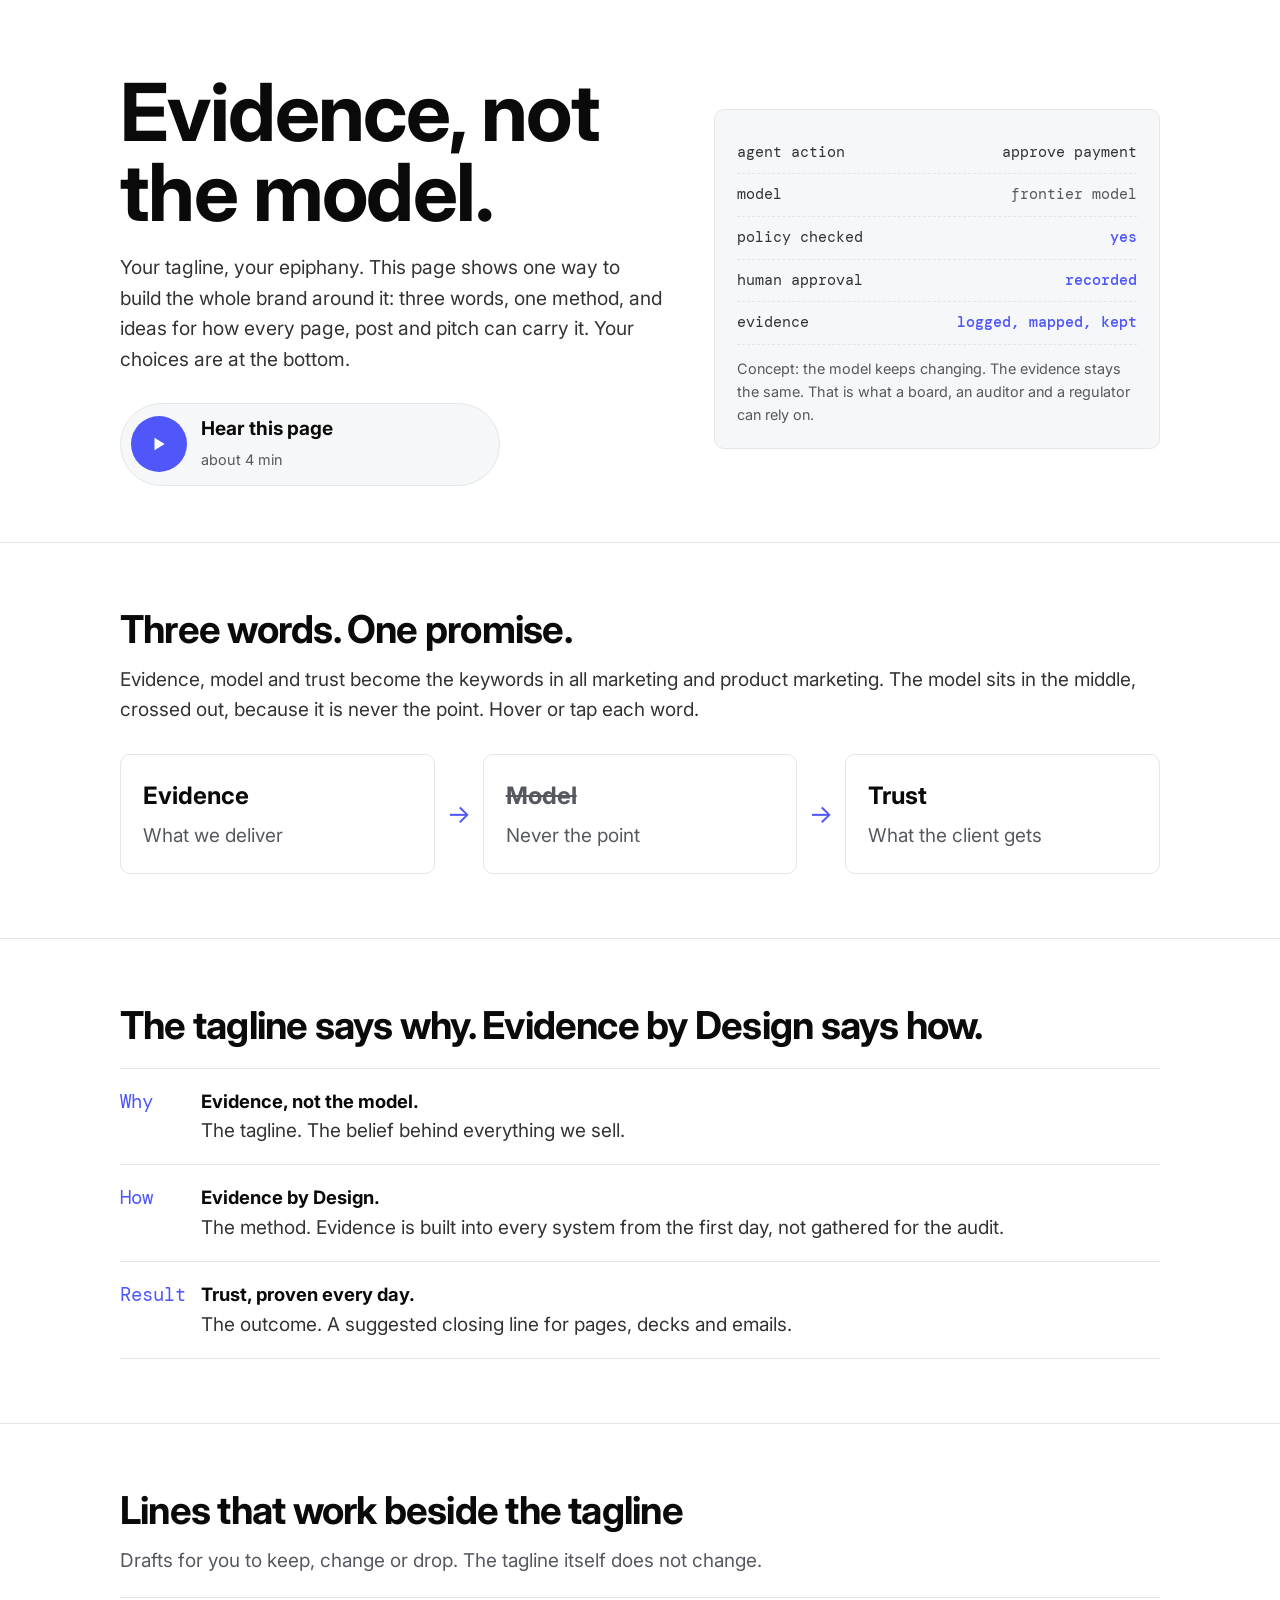
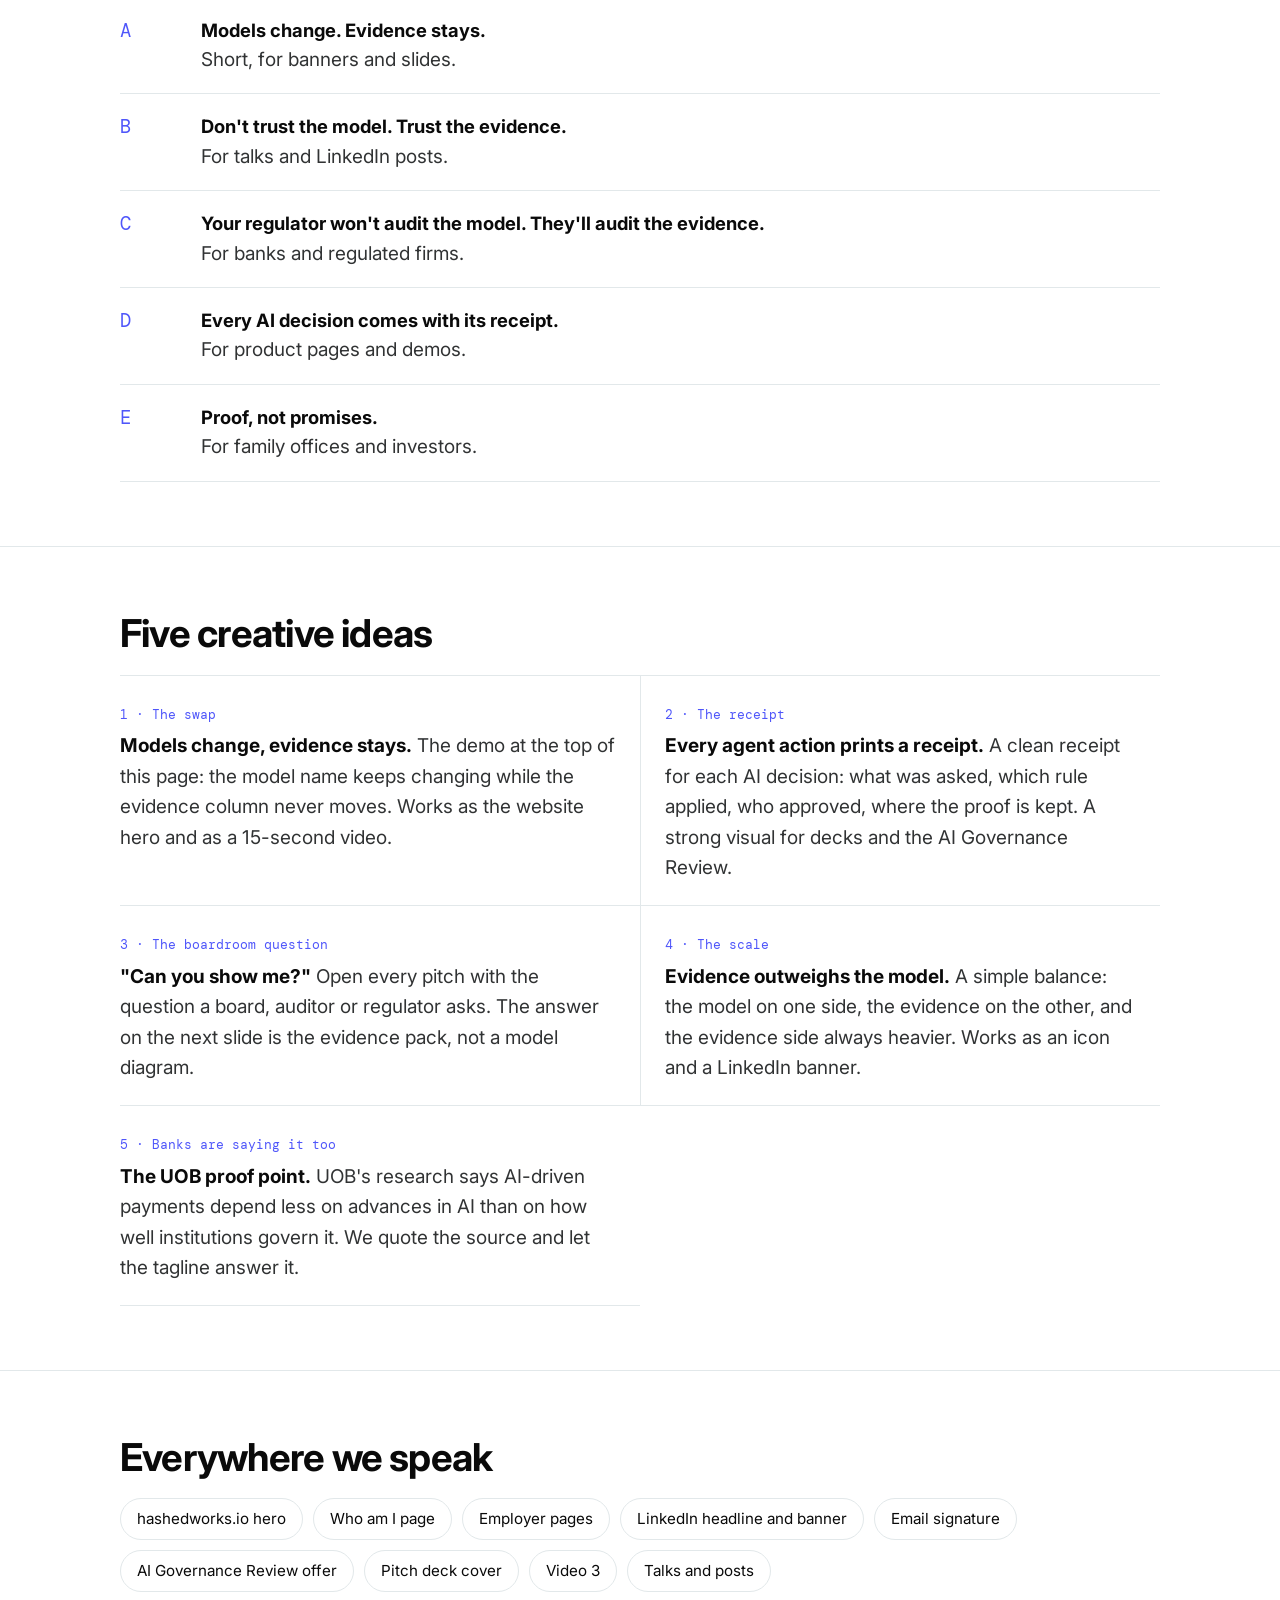
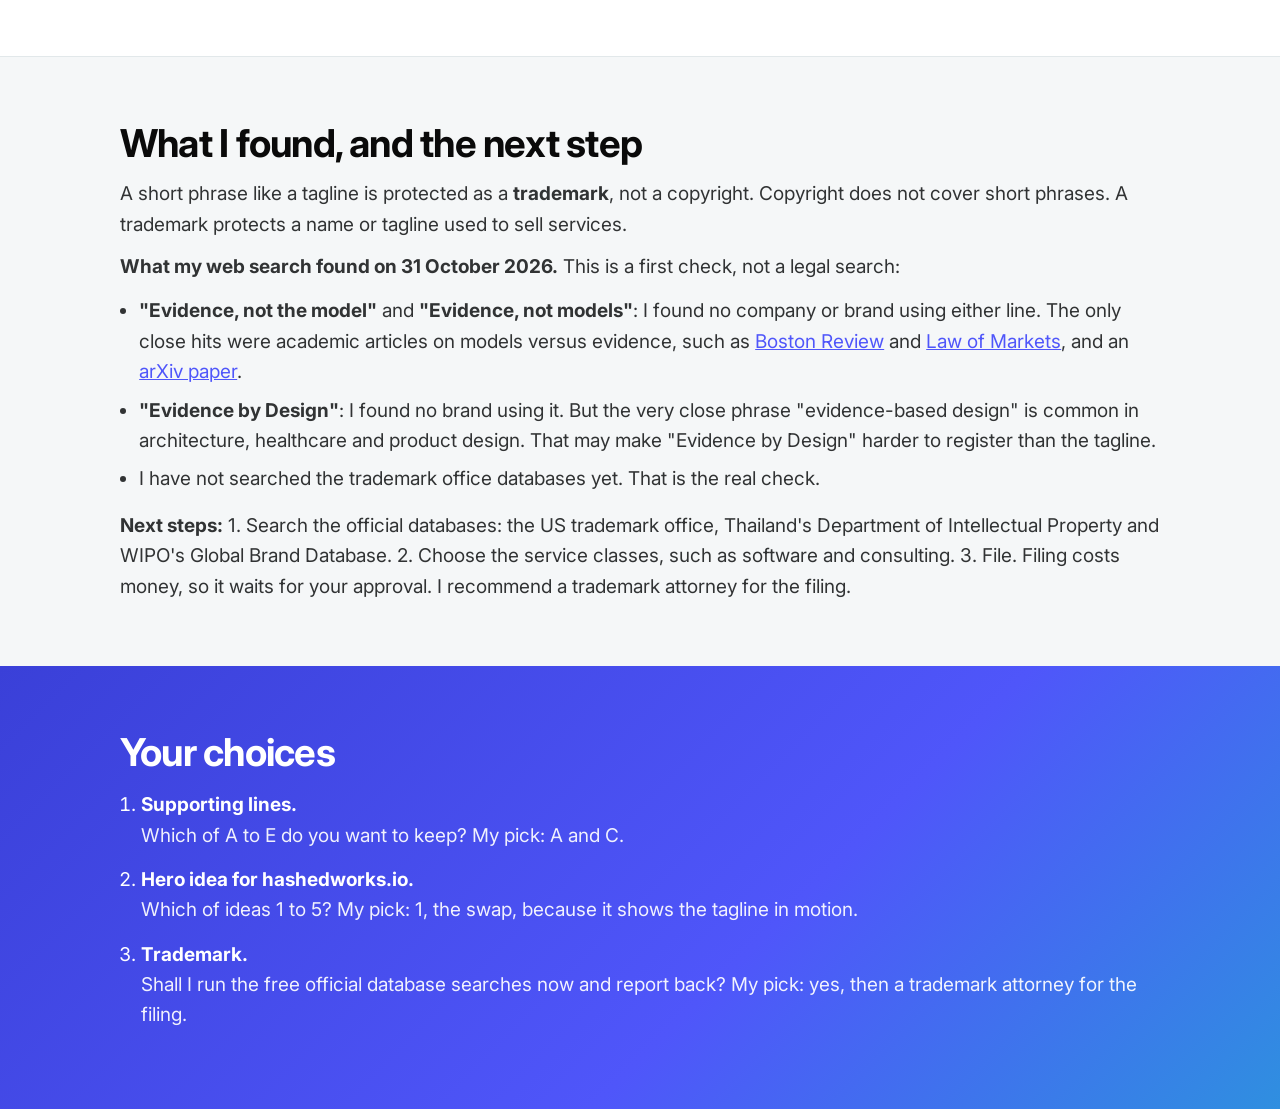
<file: preview-tagline/index.html>
<!doctype html>
<html lang="en">
<head>
<meta charset="utf-8">
<meta name="viewport" content="width=device-width,initial-scale=1">
<meta name="robots" content="noindex,nofollow">
<title>Evidence, not the model</title>
<link rel="preconnect" href="https://fonts.googleapis.com">
<link rel="stylesheet" href="https://fonts.googleapis.com/css2?family=Inter:wght@400;500;600;700&family=DM+Mono:wght@400;500&display=swap">
<style>
:root{
  --royal:#4f56fa; --navy:#3a40d8; --cyan:#08c2ff;
  --bg:#ffffff; --panel:#f5f7f8; --ink:#0a0a0a; --text:#313334; --muted:#55595f; --line:#e2e8ea;
  --ease:cubic-bezier(.23,1,.32,1);
  color-scheme:light;
}
@media (prefers-color-scheme:dark){:root:not([data-theme="light"]){--bg:#0a0a0a;--panel:#111426;--ink:#ffffff;--text:#e2e8ea;--muted:#a0aeb5;--line:#1f2333;color-scheme:dark}}
:root[data-theme="dark"]{--bg:#0a0a0a;--panel:#111426;--ink:#ffffff;--text:#e2e8ea;--muted:#a0aeb5;--line:#1f2333;color-scheme:dark}
*{box-sizing:border-box;margin:0;padding:0}
body{background:var(--bg);color:var(--text);font-family:Inter,Arial,sans-serif;font-size:19px;line-height:1.6}
.wrap{max-width:1080px;margin:0 auto;padding:0 20px}
section{padding:64px 0;border-top:1px solid var(--line)}
.eyebrow{font-family:"DM Mono",monospace;font-size:.82rem;letter-spacing:.08em;text-transform:uppercase;color:var(--royal);margin-bottom:12px}
h1,h2,h3{color:var(--ink);letter-spacing:-.02em;text-wrap:balance}
h1{font-size:clamp(2.6rem,7vw,5rem);line-height:1;font-weight:700}
h2{font-size:clamp(1.7rem,3.4vw,2.4rem);line-height:1.15;margin-bottom:14px}
h3{font-size:1.2rem;margin-bottom:6px}
p+p{margin-top:12px}
.muted{color:var(--muted)}
/* hero */
.hero{padding:72px 0 56px}
.hero .grid{display:grid;grid-template-columns:1.1fr .9fr;gap:48px;align-items:center}
.hero p.lead{font-size:1.2rem;margin-top:20px;max-width:34rem}
.player{display:flex;align-items:center;gap:14px;margin-top:28px;background:var(--panel);border:1px solid var(--line);border-radius:999px;padding:10px 20px 10px 10px;max-width:380px}
.player button{width:56px;height:56px;border-radius:50%;border:0;background:var(--royal);color:#fff;display:grid;place-items:center;cursor:pointer;transition:transform .16s var(--ease)}
.player button:active{transform:scale(.97)}
.player strong{display:block;color:var(--ink)}
.player span{font-size:.9rem;color:var(--muted)}
/* swap demo: models change, evidence stays */
.demo{border:1px solid var(--line);border-radius:10px;background:var(--panel);padding:22px;font-family:"DM Mono",monospace;font-size:.92rem}
.demo .row{display:flex;justify-content:space-between;gap:10px;padding:9px 0;border-bottom:1px dashed var(--line)}
.demo .row:last-child{border-bottom:0}
.demo .model{color:var(--muted);transition:opacity .25s var(--ease),filter .25s var(--ease)}
.demo .model.fade{opacity:.15;filter:blur(2px)}
.demo .ok{color:var(--royal);font-weight:500}
.demo .cap{font-family:Inter,sans-serif;font-size:.9rem;color:var(--muted);margin-top:12px}
/* system: three words */
.chain{display:grid;grid-template-columns:1fr auto 1fr auto 1fr;align-items:stretch;gap:12px;margin-top:28px}
.chain .w{border:1px solid var(--line);border-radius:10px;padding:22px;transition:transform .2s var(--ease),border-color .2s var(--ease),background .2s var(--ease)}
.chain .w:hover,.chain .w:focus{transform:translateY(-3px);border-color:var(--royal);outline:none}
.chain .w b{font-size:1.5rem;color:var(--ink);display:block;margin-bottom:6px}
.chain .w.model b{color:var(--muted);text-decoration:line-through;text-decoration-thickness:2px}
.chain .arrow{align-self:center;color:var(--royal);font-size:1.6rem}
.chain .w .more{max-height:0;overflow:hidden;opacity:0;transition:max-height .3s var(--ease),opacity .25s var(--ease)}
.chain .w:hover .more,.chain .w:focus .more,.chain .w.on .more{max-height:12rem;opacity:1;margin-top:8px}
/* lines */
.lines{display:flex;flex-direction:column;border-top:1px solid var(--line);margin-top:20px}
.lines div{display:grid;grid-template-columns:4.2rem 1fr;gap:14px;padding:18px 0;border-bottom:1px solid var(--line)}
.lines i{font-style:normal;font-family:"DM Mono",monospace;color:var(--royal)}
.lines b{color:var(--ink);font-size:1.15rem;display:block}
/* concepts */
.concepts{display:grid;grid-template-columns:repeat(2,minmax(0,1fr));gap:0;margin-top:20px;border-top:1px solid var(--line)}
.concepts div{padding:22px 24px 22px 0;border-bottom:1px solid var(--line)}
.concepts div:nth-child(even){padding-left:24px;border-left:1px solid var(--line)}
.concepts b{color:var(--ink)}
.concepts .tag{display:inline-block;font-family:"DM Mono",monospace;font-size:.8rem;color:var(--royal);margin-bottom:6px}
/* places */
.places{display:flex;flex-wrap:wrap;gap:10px;margin-top:18px}
.places span{border:1px solid var(--line);border-radius:999px;padding:8px 16px;font-size:.95rem;color:var(--ink);transition:border-color .2s var(--ease),transform .2s var(--ease)}
.places span:hover{border-color:var(--royal);transform:translateY(-2px)}
/* found */
.found{background:var(--panel)}
.found ul{margin:14px 0 0 1.2rem}
.found li{margin-bottom:8px}
.found a{color:var(--royal)}
/* choices */
.choices{background:linear-gradient(135deg,#3a40d8,#4f56fa 60%,#2f8fe0);color:#fff;border-top:0}
.choices h2,.choices h3{color:#fff}
.choices ol{margin:16px 0 0 1.3rem}
.choices li{margin-bottom:14px}
.choices .opt{display:block;opacity:.92}
@media (max-width:860px){
  .hero .grid{grid-template-columns:1fr;gap:32px}
  .chain{grid-template-columns:1fr}.chain .arrow{transform:rotate(90deg);justify-self:center}
  .concepts{grid-template-columns:1fr}.concepts div:nth-child(even){padding-left:0;border-left:0}
  section{padding:48px 0}
}
@media (prefers-reduced-motion:reduce){*{transition:none!important}}
</style>
</head>
<body>

<header class="hero">
  <div class="wrap grid">
    <div>
      <h1>Evidence, not the model.</h1>
      <p class="lead">Your tagline, your epiphany. This page shows one way to build the whole brand around it: three words, one method, and ideas for how every page, post and pitch can carry it. Your choices are at the bottom.</p>
      <div class="player">
        <button type="button" id="pp" aria-label="Play this page"><svg id="ic" width="18" height="18" viewBox="0 0 16 16" aria-hidden="true"><path d="M4 2.5v11l9-5.5z" fill="currentColor"/></svg></button>
        <div><strong>Hear this page</strong><span id="time">about 4 min</span></div>
      </div>
      <audio id="aud" src="tagline.mp3" preload="none"></audio>
    </div>
    <div>
      <div class="demo" aria-label="Demo: the model changes, the evidence stays">
        <div class="row"><span>agent action</span><span>approve payment</span></div>
        <div class="row"><span>model</span><span class="model" id="model">frontier model</span></div>
        <div class="row"><span>policy checked</span><span class="ok">yes</span></div>
        <div class="row"><span>human approval</span><span class="ok">recorded</span></div>
        <div class="row"><span>evidence</span><span class="ok">logged, mapped, kept</span></div>
        <p class="cap">Concept: the model keeps changing. The evidence stays the same. That is what a board, an auditor and a regulator can rely on.</p>
      </div>
    </div>
  </div>
</header>

<section>
  <div class="wrap">
    <h2>Three words. One promise.</h2>
    <p>Evidence, model and trust become the keywords in all marketing and product marketing. The model sits in the middle, crossed out, because it is never the point. Hover or tap each word.</p>
    <div class="chain">
      <div class="w" tabindex="0"><b>Evidence</b><span class="muted">What we deliver</span><div class="more">Every control, every agent action and every decision leaves proof that is mapped to the standards and regulations a firm answers to. This is Evidence by Design, your method from last year.</div></div>
      <span class="arrow" aria-hidden="true">→</span>
      <div class="w model" tabindex="0"><b>Model</b><span class="muted">Never the point</span><div class="more">Models change every month. Frontier, open-weight and local models come and go. No single model is trusted, so the value cannot live in the model.</div></div>
      <span class="arrow" aria-hidden="true">→</span>
      <div class="w" tabindex="0"><b>Trust</b><span class="muted">What the client gets</span><div class="more">Proof for shareholders, clients, employees, regulators and families. Trust is the holy grail. Security, privacy and compliance are how it is earned.</div></div>
    </div>
  </div>
</section>

<section>
  <div class="wrap">
    <h2>The tagline says why. Evidence by Design says how.</h2>
    <div class="lines">
      <div><i>Why</i><p><b>Evidence, not the model.</b> The tagline. The belief behind everything we sell.</p></div>
      <div><i>How</i><p><b>Evidence by Design.</b> The method. Evidence is built into every system from the first day, not gathered for the audit.</p></div>
      <div><i>Result</i><p><b>Trust, proven every day.</b> The outcome. A suggested closing line for pages, decks and emails.</p></div>
    </div>
  </div>
</section>

<section>
  <div class="wrap">
    <h2>Lines that work beside the tagline</h2>
    <p class="muted">Drafts for you to keep, change or drop. The tagline itself does not change.</p>
    <div class="lines">
      <div><i>A</i><p><b>Models change. Evidence stays.</b> Short, for banners and slides.</p></div>
      <div><i>B</i><p><b>Don't trust the model. Trust the evidence.</b> For talks and LinkedIn posts.</p></div>
      <div><i>C</i><p><b>Your regulator won't audit the model. They'll audit the evidence.</b> For banks and regulated firms.</p></div>
      <div><i>D</i><p><b>Every AI decision comes with its receipt.</b> For product pages and demos.</p></div>
      <div><i>E</i><p><b>Proof, not promises.</b> For family offices and investors.</p></div>
    </div>
  </div>
</section>

<section>
  <div class="wrap">
    <h2>Five creative ideas</h2>
    <div class="concepts">
      <div><span class="tag">1 · The swap</span><p><b>Models change, evidence stays.</b> The demo at the top of this page: the model name keeps changing while the evidence column never moves. Works as the website hero and as a 15-second video.</p></div>
      <div><span class="tag">2 · The receipt</span><p><b>Every agent action prints a receipt.</b> A clean receipt for each AI decision: what was asked, which rule applied, who approved, where the proof is kept. A strong visual for decks and the AI Governance Review.</p></div>
      <div><span class="tag">3 · The boardroom question</span><p><b>"Can you show me?"</b> Open every pitch with the question a board, auditor or regulator asks. The answer on the next slide is the evidence pack, not a model diagram.</p></div>
      <div><span class="tag">4 · The scale</span><p><b>Evidence outweighs the model.</b> A simple balance: the model on one side, the evidence on the other, and the evidence side always heavier. Works as an icon and a LinkedIn banner.</p></div>
      <div><span class="tag">5 · Banks are saying it too</span><p><b>The UOB proof point.</b> UOB's research says AI-driven payments depend less on advances in AI than on how well institutions govern it. We quote the source and let the tagline answer it.</p></div>
    </div>
  </div>
</section>

<section>
  <div class="wrap">
    <h2>Everywhere we speak</h2>
    <div class="places">
      <span>hashedworks.io hero</span><span>Who am I page</span><span>Employer pages</span><span>LinkedIn headline and banner</span><span>Email signature</span><span>AI Governance Review offer</span><span>Pitch deck cover</span><span>Video 3</span><span>Talks and posts</span>
    </div>
  </div>
</section>

<section class="found">
  <div class="wrap">
    <h2>What I found, and the next step</h2>
    <p>A short phrase like a tagline is protected as a <b>trademark</b>, not a copyright. Copyright does not cover short phrases. A trademark protects a name or tagline used to sell services.</p>
    <p><b>What my web search found on 31 October 2026.</b> This is a first check, not a legal search:</p>
    <ul>
      <li><b>"Evidence, not the model"</b> and <b>"Evidence, not models"</b>: I found no company or brand using either line. The only close hits were academic articles on models versus evidence, such as <a href="https://www.bostonreview.net/articles/jonathan-fuller-models-v-evidence/" target="_blank" rel="noopener">Boston Review</a> and <a href="https://lawofmarkets.com/2020/05/09/models-are-not-evidence/" target="_blank" rel="noopener">Law of Markets</a>, and an <a href="https://arxiv.org/pdf/2605.15474" target="_blank" rel="noopener">arXiv paper</a>.</li>
      <li><b>"Evidence by Design"</b>: I found no brand using it. But the very close phrase "evidence-based design" is common in architecture, healthcare and product design. That may make "Evidence by Design" harder to register than the tagline.</li>
      <li>I have not searched the trademark office databases yet. That is the real check.</li>
    </ul>
    <p style="margin-top:16px"><b>Next steps:</b> 1. Search the official databases: the US trademark office, Thailand's Department of Intellectual Property and WIPO's Global Brand Database. 2. Choose the service classes, such as software and consulting. 3. File. Filing costs money, so it waits for your approval. I recommend a trademark attorney for the filing.</p>
  </div>
</section>

<section class="choices">
  <div class="wrap">
    <h2>Your choices</h2>
    <ol>
      <li><b>Supporting lines.</b><span class="opt">Which of A to E do you want to keep? My pick: A and C.</span></li>
      <li><b>Hero idea for hashedworks.io.</b><span class="opt">Which of ideas 1 to 5? My pick: 1, the swap, because it shows the tagline in motion.</span></li>
      <li><b>Trademark.</b><span class="opt">Shall I run the free official database searches now and report back? My pick: yes, then a trademark attorney for the filing.</span></li>
    </ol>
  </div>
</section>

<script>
(function(){
  var a=document.getElementById("aud"),pp=document.getElementById("pp"),ic=document.getElementById("ic");
  var PLAY='<path d="M4 2.5v11l9-5.5z" fill="currentColor"/>',PAUSE='<path d="M3.5 2.5h3v11h-3zM9.5 2.5h3v11h-3z" fill="currentColor"/>';
  pp.addEventListener("click",function(){ if(a.paused){a.play();ic.innerHTML=PAUSE;} else {a.pause();ic.innerHTML=PLAY;} });
  a.addEventListener("ended",function(){ic.innerHTML=PLAY;});
  var M=["frontier model","open-weight model","local model","next month's model"],m=document.getElementById("model"),i=0;
  if(!window.matchMedia("(prefers-reduced-motion: reduce)").matches){
    setInterval(function(){ m.classList.add("fade"); setTimeout(function(){ i=(i+1)%M.length; m.textContent=M[i]; m.classList.remove("fade"); },260); },2200);
  }
  document.querySelectorAll(".chain .w").forEach(function(w){ w.addEventListener("click",function(){ w.classList.toggle("on"); }); });
})();
</script>
</body>
</html>
</file>
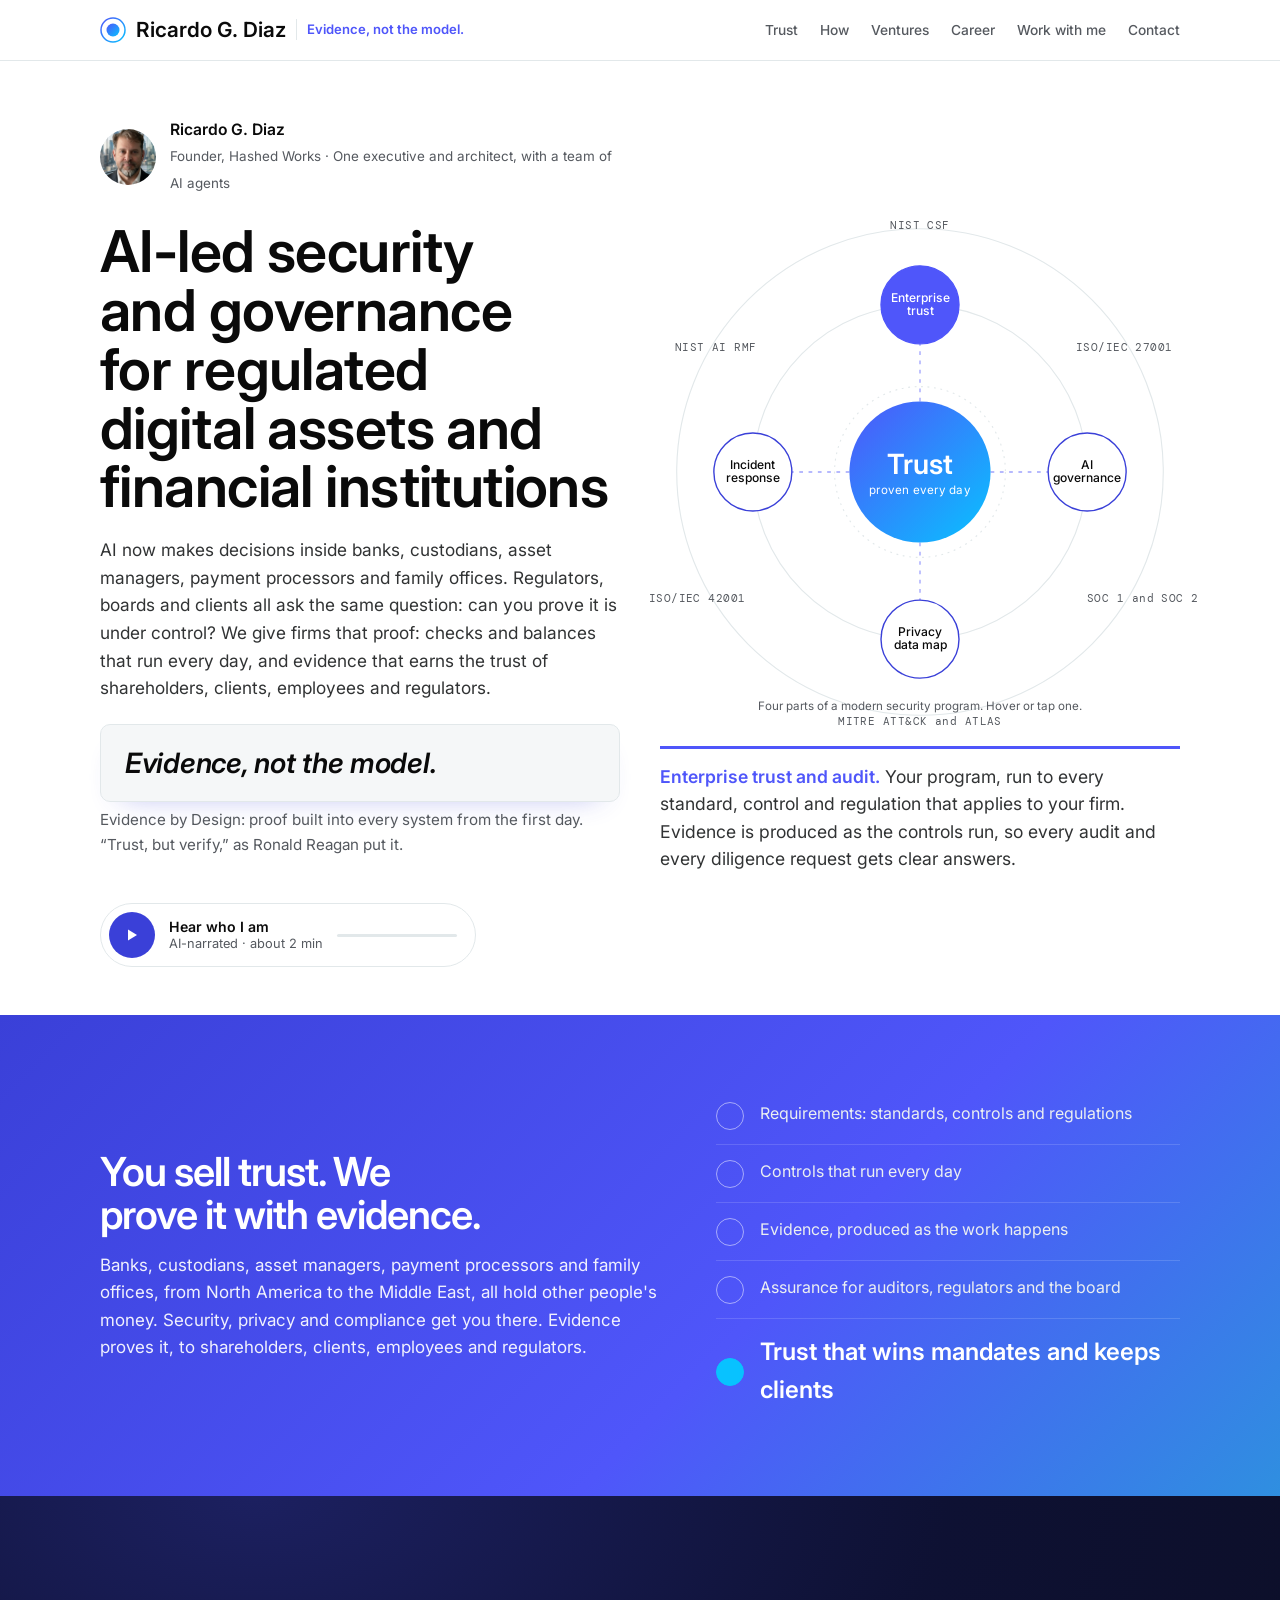
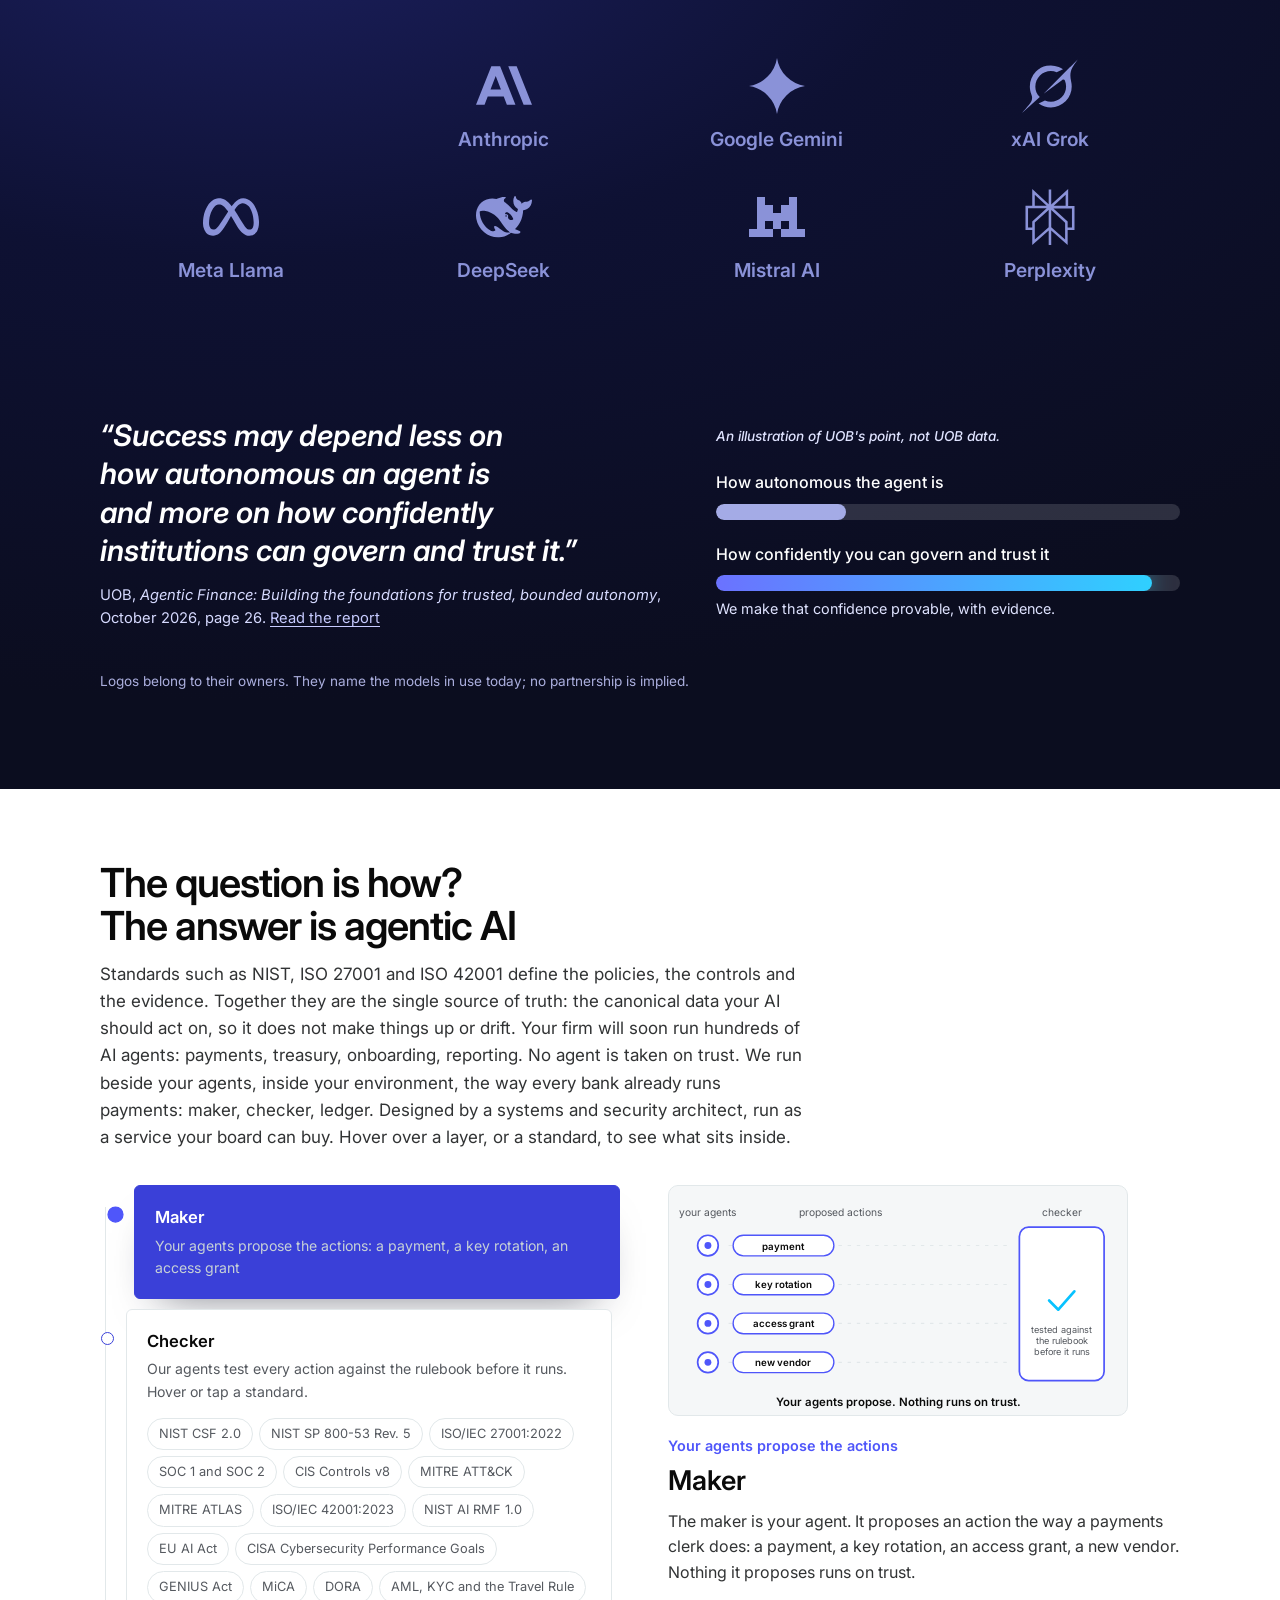
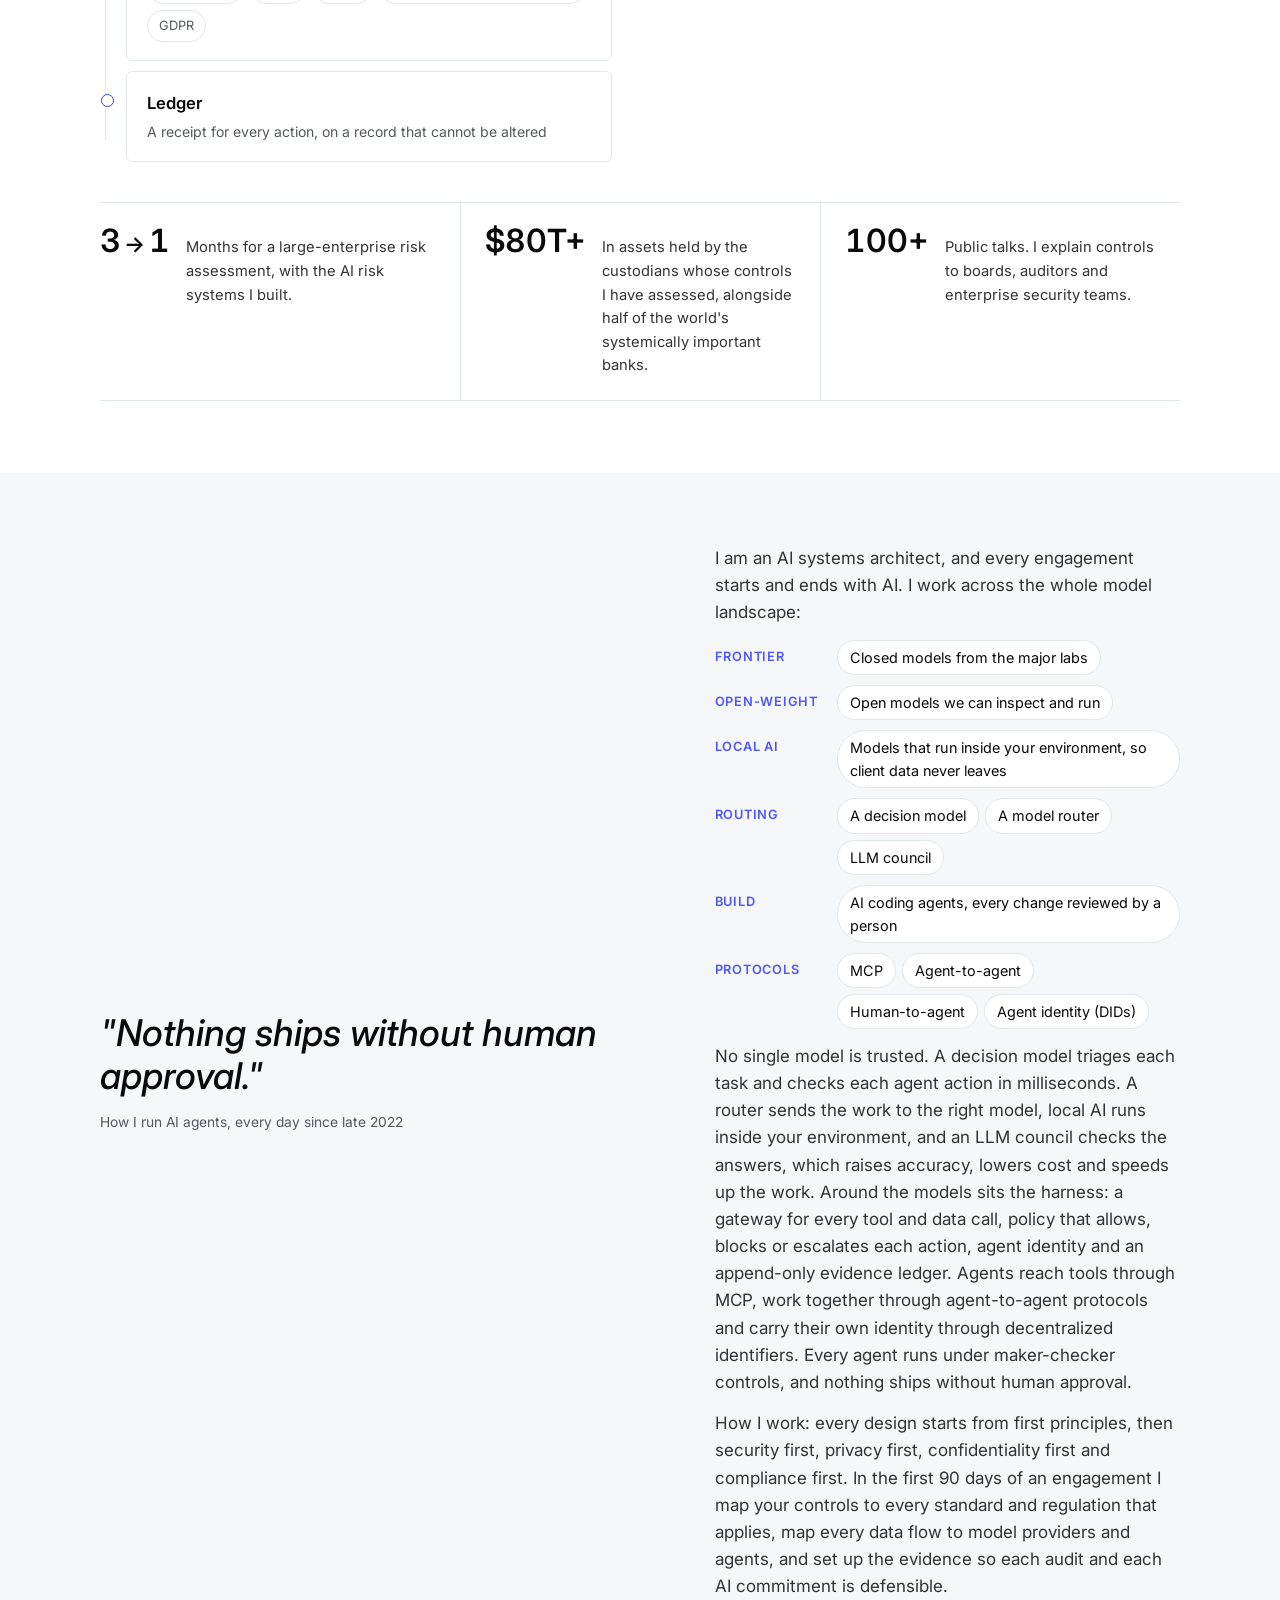
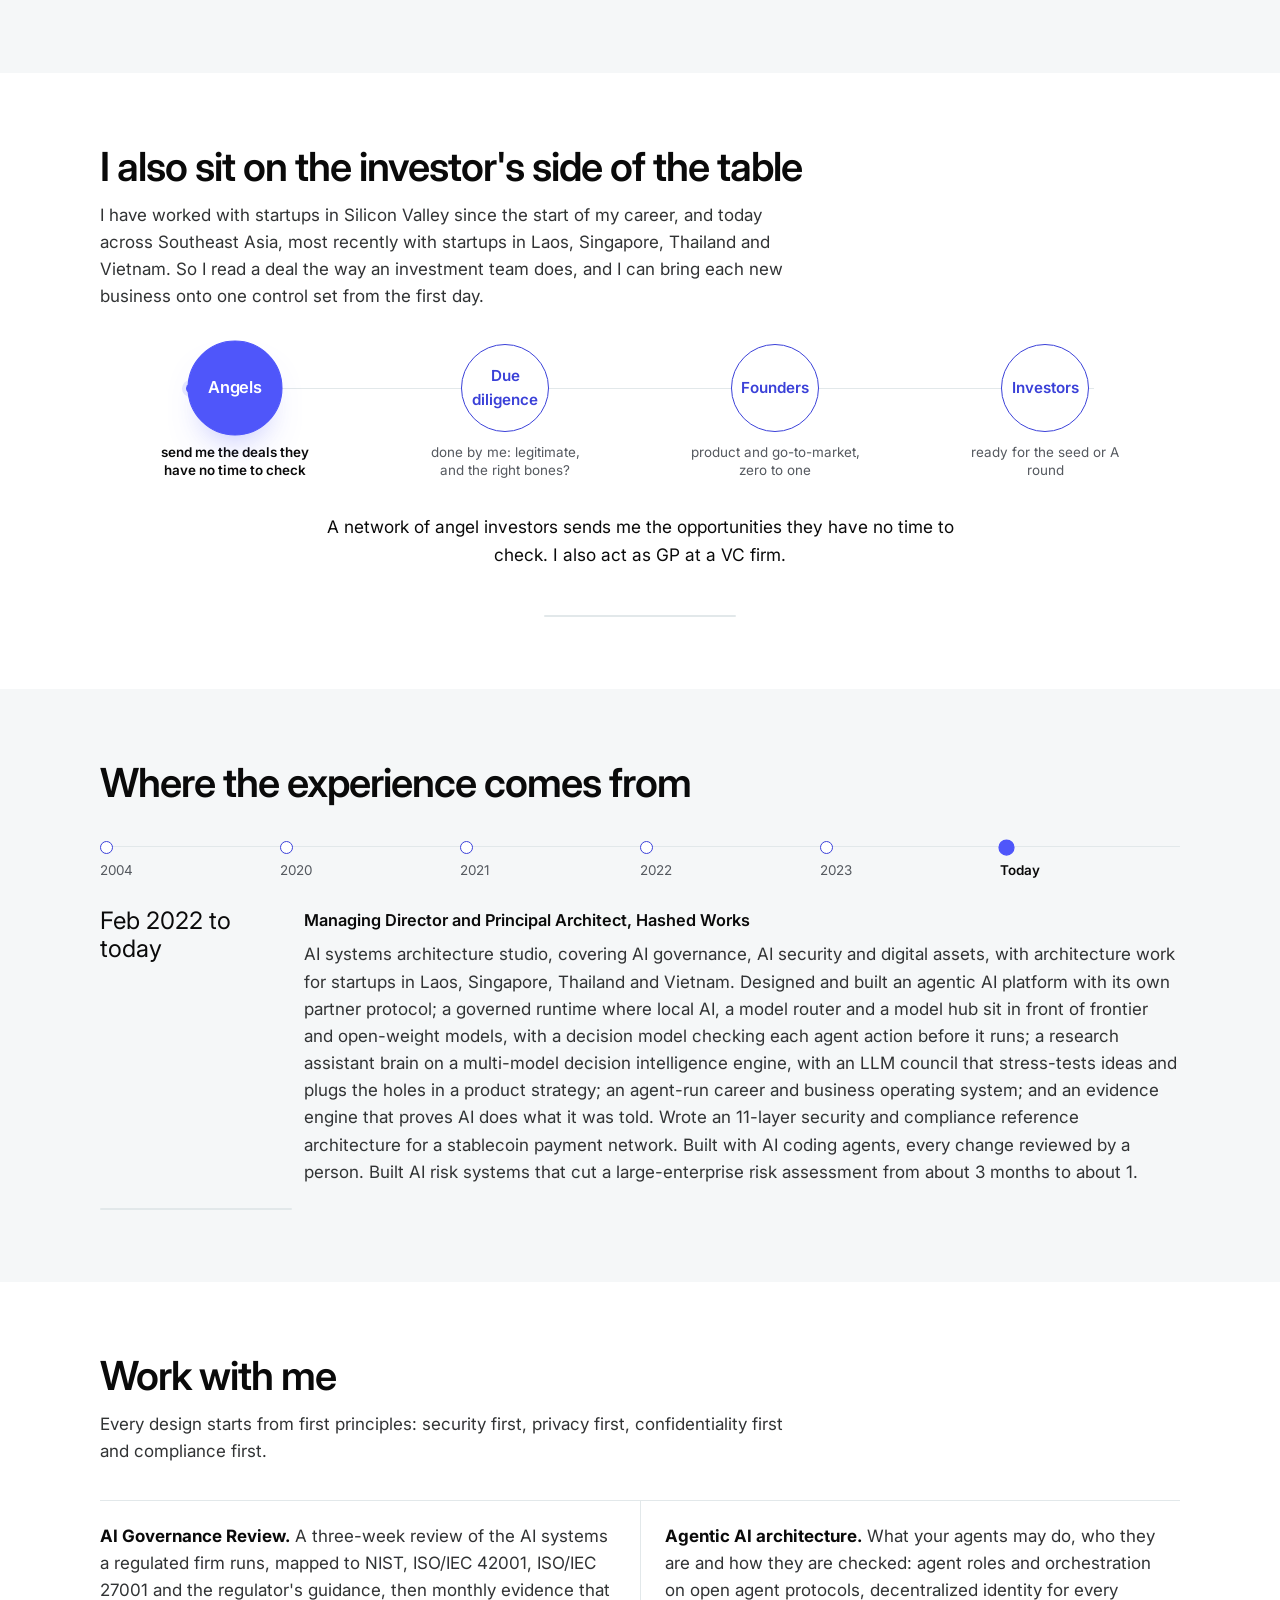
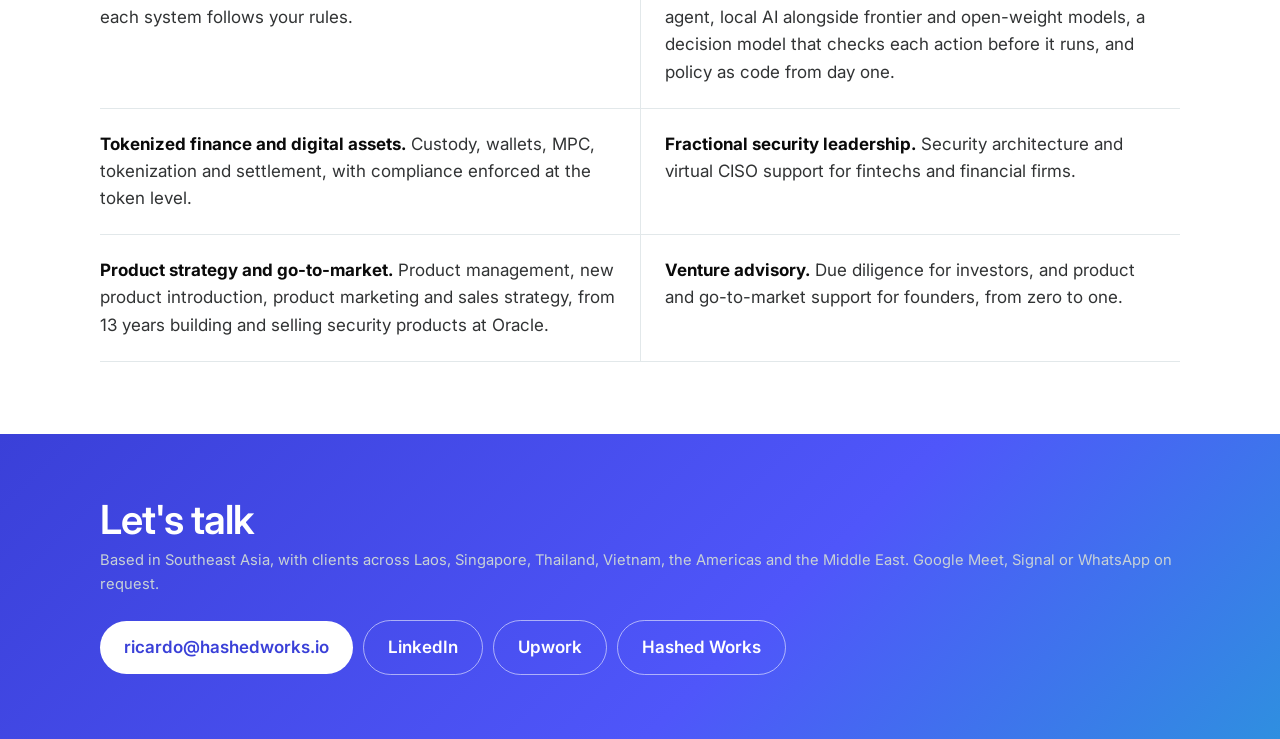
<file: preview/index.html>
<!doctype html>
<html lang="en">
<head>
<meta charset="utf-8">
<meta name="viewport" content="width=device-width,initial-scale=1">
<meta name="robots" content="noindex,nofollow">
<title>Ricardo G. Diaz</title>
<meta name="description" content="Ricardo G. Diaz, founder of Hashed Works. AI-led security and governance for regulated digital assets and financial institutions.">
<link rel="preconnect" href="https://fonts.googleapis.com">
<link rel="stylesheet" href="https://fonts.googleapis.com/css2?family=Inter:wght@400;500;600;700&family=DM+Mono:wght@400;500&display=swap">
<style>
/* Base model from the approved OpenZeppelin page: white and ink panels, one violet accent, Inter with DM Mono labels. One thin orbit. */
:root{
  --navy:#3a40d8; --navy-2:#2a2fa8; --royal:#4f56fa; --gold:#08c2ff; --spg:#4f56fa;
  --bg:#ffffff; --panel:#f5f7f8; --ink:#0a0a0a; --text:#313334; --muted:#55595f; --line:#e2e8ea;
  --serif:"Inter",Arial,sans-serif; --sans:"Inter",Arial,sans-serif; --mono:"DM Mono",ui-monospace,monospace;
  --ease:cubic-bezier(.23,1,.32,1);
}
@media (prefers-color-scheme:dark){:root:not([data-theme="light"]){--bg:#0a0a0a;--panel:#111426;--ink:#ffffff;--text:#e2e8ea;--muted:#a0aeb5;--line:#1f2333;color-scheme:dark}}
:root[data-theme="dark"]{--bg:#0a0a0a;--panel:#111426;--ink:#ffffff;--text:#e2e8ea;--muted:#a0aeb5;--line:#1f2333;color-scheme:dark}
*{box-sizing:border-box}
html{scroll-behavior:smooth}
::selection{background:var(--royal);color:#fff}
body{margin:0;background:var(--bg);color:var(--text);font-family:var(--sans);font-size:17px;line-height:1.6;-webkit-font-smoothing:antialiased}
h1,h2,h3,p{margin:0}
h1,h2{font-family:var(--serif);font-weight:600;letter-spacing:-.025em;color:var(--ink);text-wrap:balance}
h1{font-size:clamp(2.4rem,4.6vw,3.6rem);line-height:1.02;letter-spacing:-.01em}
h2{font-size:clamp(1.8rem,3.2vw,2.5rem);line-height:1.08}
h3{font-size:1.02rem;font-weight:600;color:var(--ink)}
a{color:var(--royal);text-underline-offset:3px}
.wrap{max-width:70rem;margin:0 auto;padding:0 20px}
button{font:inherit;cursor:pointer;transition:transform .16s var(--ease),background .2s,color .2s,border-color .2s}
button:active{transform:scale(.97)}
:focus-visible{outline:3px solid var(--royal);outline-offset:3px;border-radius:4px}
::-webkit-scrollbar{width:10px}::-webkit-scrollbar-thumb{background:var(--line);border-radius:10px}
svg{display:block}

nav{position:sticky;top:0;z-index:5;background:color-mix(in srgb,var(--bg) 86%,transparent);backdrop-filter:blur(12px);border-bottom:1px solid var(--line)}
nav .wrap{display:flex;align-items:center;gap:22px;height:60px;white-space:nowrap;overflow-x:auto;scrollbar-width:none}
nav b{font-family:var(--serif);font-size:1.3rem;font-weight:600;color:var(--ink);margin-right:auto}
nav .brand{display:flex;align-items:center;gap:10px;margin-right:auto;text-decoration:none}
nav .brand b{margin-right:0}
nav .brand i{font-style:normal;font-size:.82rem;color:var(--royal);font-weight:600;padding-left:10px;border-left:1px solid var(--line)}
@media (max-width:600px){nav .brand i{display:none}}
nav a{color:var(--muted);text-decoration:none;font-size:.86rem;font-weight:500}
nav a:hover{color:var(--royal)}

/* hero: thesis on the left, the mechanism running on the right */
.hero{padding:56px 0 48px}
.hero .wrap{display:grid;grid-template-columns:minmax(0,1fr) minmax(0,1fr);gap:40px;align-items:center}
.hero .who{display:flex;align-items:center;gap:14px;margin-bottom:26px}
.hero .who img{width:56px;height:56px;border-radius:50%;object-fit:cover;object-position:50% 40%}
.hero .who b{display:block;color:var(--ink);font-weight:600;font-size:.98rem}
.hero .who span{font-size:.84rem;color:var(--muted)}
.hero p.lead{margin-top:20px;font-size:1.08rem;max-width:34rem}
.player{margin-top:28px;display:inline-flex;align-items:center;gap:14px;padding:8px 18px 8px 8px;border:1px solid var(--line);border-radius:999px;background:var(--bg);max-width:100%}
.player button{width:46px;height:46px;border-radius:50%;border:0;background:var(--navy);color:#fff;display:grid;place-items:center;flex:none}
.player button:hover{background:var(--royal)}
.player .meta{font-size:.8rem;color:var(--muted);line-height:1.3}
.player .meta strong{display:block;color:var(--ink);font-weight:600;font-size:.88rem}
.player .bar{height:3px;width:120px;background:var(--line);border-radius:3px;overflow:hidden}
.player .bar i{display:block;height:100%;width:0;background:var(--royal);transition:width .25s linear}

/* orbit */
.orbit{position:relative;aspect-ratio:1;max-width:560px;margin:0 auto;width:100%}
.orbit svg{width:100%;height:100%;overflow:visible}
.orbit .ring{fill:none;stroke:var(--line);stroke-width:1.2}
.orbit .spoke{stroke:var(--royal);stroke-width:1.4;stroke-dasharray:4 6;opacity:.55}
.orbit .core{fill:url(#coreg)}
.orbit .core-t{font-family:var(--serif);font-size:30px;font-weight:600;fill:#fff;text-anchor:middle}
.orbit .core-t,.orbit .core-s{transition:opacity .45s cubic-bezier(.23,1,.32,1)}
.orbit .fadeout{opacity:0}
.orbit .core-s{font-family:var(--sans);font-size:12.5px;fill:#fff;text-anchor:middle;letter-spacing:.02em}
.orbit .pulse{fill:var(--royal)}
.orbit .node{cursor:pointer}
.orbit .node circle{fill:var(--bg);stroke:var(--navy);stroke-width:1.5;transition:fill .2s,stroke .2s,r .2s var(--ease)}
.orbit .node text{font-family:var(--sans);font-size:13px;font-weight:500;fill:var(--ink);text-anchor:middle;pointer-events:none}
.orbit .node:hover circle,.orbit .node.on circle{fill:var(--royal);stroke:var(--royal)}
.orbit .node.on text,.orbit .node:hover text{fill:#fff}
.orbit .node:focus,.orbit .node:focus-visible{outline:none}
.orbit .node:focus-visible circle{stroke:var(--gold);stroke-width:3}
.orbit .std{font-family:var(--mono);font-size:12px;fill:var(--muted);text-anchor:middle;letter-spacing:.04em}
.orbit .cap{font-family:var(--sans);font-size:12.5px;fill:var(--muted);text-anchor:middle}
.how{margin-top:14px;min-height:6rem;border-top:3px solid var(--spg);padding-top:14px;font-size:1.1rem;line-height:1.55}
.how b{color:var(--royal);font-weight:600}
.how p{transition:opacity .22s var(--ease),filter .22s var(--ease)}
.how p.swap{opacity:0;filter:blur(2px)}
@media (prefers-reduced-motion:no-preference){
  .orbit .pulse{animation:travel 2.6s var(--ease) infinite}
  .orbit .pulse.p2{animation-delay:.65s}.orbit .pulse.p3{animation-delay:1.3s}.orbit .pulse.p4{animation-delay:1.95s}
  @keyframes travel{0%{offset-distance:0%;opacity:0}12%{opacity:1}88%{opacity:1}100%{offset-distance:100%;opacity:0}}
  .orbit .ringspin{transform-origin:280px 280px;animation:spin 90s linear infinite}
  @keyframes spin{to{transform:rotate(360deg)}}
}

/* sections */
section{padding:72px 0}
section.panel{background:var(--panel)}
.head{max-width:44rem;margin-bottom:34px;display:flex;flex-direction:column;gap:14px}

/* trust: navy block */
.trust{background:linear-gradient(135deg,#3a40d8,#4f56fa 60%,#2f8fe0);color:#fff;padding:72px 0}
.trust h2{color:#fff}
.trust p{color:#fff;opacity:.92}
.trust .wrap{display:grid;grid-template-columns:1.1fr .9fr;gap:48px;align-items:center}
.chain{list-style:none;margin:0;padding:0;display:flex;flex-direction:column}
.chain li{display:grid;grid-template-columns:28px 1fr;gap:16px;align-items:start;padding:14px 0;border-top:1px solid rgba(255,255,255,.14);color:#ebeff1;font-size:1rem}
.chain li:first-child{border-top:0}
.chain li i{display:block;width:28px;height:28px;border-radius:50%;border:1.5px solid rgba(255,255,255,.5);margin-top:1px}
.chain li:last-child{font-family:var(--serif);font-size:1.5rem;font-weight:600;color:#fff;align-items:center}
.chain li:last-child i{background:var(--gold);border-color:var(--gold)}

/* how: three layers, one detail */
.stack{display:grid;grid-template-columns:minmax(0,1fr) minmax(0,1fr);gap:56px;align-items:start;margin-top:6px}
.layers{position:relative;display:flex;flex-direction:column;gap:10px;padding-left:26px}
.layers::before{content:"";position:absolute;left:5px;top:22px;bottom:22px;width:1px;background:var(--line)}
.layer{position:relative;text-align:left;border:1px solid var(--line);background:var(--bg);border-radius:6px;padding:18px 20px;display:grid;grid-template-columns:1fr;gap:4px;color:var(--ink);transition:transform .3s var(--ease),background .3s var(--ease),border-color .3s,box-shadow .3s var(--ease);cursor:pointer;font:inherit}
.layer::before{content:"";position:absolute;left:-26px;top:22px;width:11px;height:11px;border-radius:50%;background:var(--bg);border:1.5px solid var(--navy);transition:background .2s,border-color .2s,transform .2s var(--ease)}
.layer:hover{transform:translateX(4px);border-color:var(--navy)}
.layer.on{background:var(--navy);border-color:var(--navy);color:#fff;transform:translateX(8px);box-shadow:0 22px 44px -26px rgba(17,20,38,.6)}
.layer.on::before{background:var(--royal);border-color:var(--royal);transform:scale(1.25)}
.layer .n{font-weight:600;font-size:1.04rem}
.layer .d{font-size:.88rem;color:var(--muted)}
.layer.on .d{color:#c7d1d6}
.layer .chips{display:flex;flex-wrap:wrap;gap:6px;margin-top:10px}
.layer .chips button{border:1px solid var(--line);background:transparent;border-radius:999px;padding:5px 11px;font-size:.8rem;color:var(--muted);font:inherit;font-size:.8rem;transition:background .2s,color .2s,border-color .2s,transform .16s var(--ease)}
.layer .chips button:hover{border-color:var(--royal);color:var(--royal)}
.layer .chips button:active{transform:scale(.97)}
.layer.on .chips button{border-color:rgba(255,255,255,.35);color:#ebeff1}
.layer.on .chips button:hover,.layer.on .chips button.on{background:var(--royal);border-color:var(--royal);color:#fff}
.detail{position:sticky;top:84px;min-height:18rem}
.detail h3{font-family:var(--serif);font-size:1.7rem;font-weight:600;line-height:1.15;margin-bottom:12px}
.detail .cnt{color:var(--royal);font-weight:600;font-size:.9rem;margin-bottom:8px}
.detail p{font-size:1rem}
.fam{display:flex;flex-wrap:wrap;gap:6px;margin-top:16px}
.fam span{border:1px solid var(--line);border-radius:4px;padding:4px 9px;font-size:.8rem;color:var(--ink);background:var(--panel)}
.detail>*{transition:opacity .22s var(--ease),filter .22s var(--ease),transform .22s var(--ease)}
.detail.swap>*{opacity:0;filter:blur(2px);transform:translateY(4px)}

/* proof line */
.proof{display:grid;grid-template-columns:repeat(3,1fr);gap:0;border-top:1px solid var(--line);border-bottom:1px solid var(--line);margin:40px 0 0}
.proof div{padding:22px 24px 22px 0;display:flex;gap:16px;align-items:baseline}
.proof div+div{border-left:1px solid var(--line);padding-left:24px}
.proof em{font-family:var(--serif);font-style:normal;font-size:2rem;white-space:nowrap;line-height:1;color:var(--ink);font-weight:600;font-variant-numeric:tabular-nums}
.proof p{font-size:.92rem}

.models{display:flex;flex-direction:column;gap:10px}.models div{display:grid;grid-template-columns:112px 1fr;gap:10px;align-items:start}.models em{font-style:normal;display:flex;flex-wrap:wrap;gap:6px}.models b{padding-top:7px;font-size:.8rem;text-transform:uppercase;letter-spacing:.06em;color:var(--spg);font-weight:600}.models span{background:var(--bg);border:1px solid var(--line);border-radius:999px;padding:5px 12px;font-size:.9rem;color:var(--ink);transition:border-color .2s,transform .2s var(--ease)}.models span:hover{border-color:var(--royal);transform:translateY(-2px)}
/* mekong */
.mekong .wrap{display:grid;grid-template-columns:1.2fr 1fr;gap:56px;align-items:center}
blockquote{margin:0;font-family:var(--serif);font-size:clamp(1.7rem,3vw,2.3rem);line-height:1.15;color:var(--ink);font-weight:500;font-style:italic}
.by{margin-top:14px;font-size:.86rem;color:var(--muted)}

/* ventures: deal flow */
.flow{position:relative;margin-top:14px}
.flow .line{position:absolute;left:8%;right:8%;top:44px;height:1px;background:var(--line)}
.flow .dot{position:absolute;top:40px;width:9px;height:9px;border-radius:50%;background:var(--royal);left:8%;animation:travel 6s linear infinite;box-shadow:0 0 0 4px rgba(79,86,250,.12)}
@keyframes travel{0%{left:8%;opacity:0}6%{opacity:1}94%{opacity:1}100%{left:calc(92% - 9px);opacity:0}}
.flow .stations{display:grid;grid-template-columns:repeat(4,1fr);position:relative}
.station{background:none;border:0;padding:0;text-align:center;color:var(--muted);font:inherit;display:grid;justify-items:center;gap:12px;cursor:pointer}
.station i{display:grid;place-items:center;width:88px;height:88px;border-radius:50%;background:var(--bg);border:1.5px solid var(--navy);color:var(--navy);font-style:normal;font-weight:600;font-size:.95rem;transition:background .25s var(--ease),color .25s,transform .3s var(--ease),box-shadow .3s var(--ease)}
.station:hover i{transform:translateY(-3px)}
.station:active i{transform:scale(.97)}
.station[aria-selected="true"] i{background:var(--royal);border-color:var(--royal);color:#fff;transform:scale(1.08);box-shadow:0 18px 36px -22px rgba(79,86,250,.7)}
.station small{font-size:.84rem;line-height:1.3;max-width:11rem}
.station[aria-selected="true"] small{color:var(--ink);font-weight:600}
.flow .say{margin:34px auto 0;max-width:42rem;text-align:center;min-height:5.2rem}
.flow .say p{font-size:1.08rem;color:var(--ink);transition:opacity .22s var(--ease),filter .22s var(--ease)}
.flow .say p.swap{opacity:0;filter:blur(2px)}
.cyc{height:2px;background:var(--line);border-radius:2px;overflow:hidden;margin:18px auto 0;max-width:12rem}
.cyc i{display:block;height:100%;width:0;background:var(--royal);transition:width .2s linear}

/* career timeline */
.tl{position:relative;margin-top:10px}
.tl .rail{display:grid;grid-template-columns:repeat(6,1fr);position:relative;padding-top:22px}
.tl .rail::before{content:"";position:absolute;left:0;right:0;top:8px;height:1px;background:var(--line)}
.tl .rail button{background:none;border:0;text-align:left;padding:0 10px 0 0;color:var(--muted);font-size:.84rem;position:relative}
.tl .rail button::before{content:"";position:absolute;top:-19px;left:0;width:11px;height:11px;border-radius:50%;background:var(--bg);border:1.5px solid var(--navy);transition:background .2s,transform .2s var(--ease)}
.tl .rail button[aria-selected="true"]{color:var(--ink);font-weight:600}
.tl .rail button[aria-selected="true"]::before{background:var(--royal);border-color:var(--royal);transform:scale(1.25)}
.tl .body{margin-top:26px;display:grid;grid-template-columns:11rem 1fr;gap:28px;min-height:8rem}
.tl .yrs{font-family:var(--serif);font-size:1.5rem;color:var(--ink);line-height:1.15}
.tl .body p{transition:opacity .22s var(--ease),filter .22s var(--ease)}
.tl .body .swap{opacity:0;filter:blur(2px)}
.tl .cyc{margin:22px 0 0;max-width:12rem}

/* letter */
.letter{position:relative;max-width:48rem;background:var(--bg);border:1px solid var(--line);border-radius:6px;padding:34px 36px;max-height:360px;overflow:hidden;transition:max-height .6s var(--ease)}
.letter p{margin-bottom:14px;font-size:.98rem}
.letter.open{max-height:5000px}
.letter:not(.open)::after{content:"";position:absolute;left:0;right:0;bottom:0;height:140px;background:linear-gradient(transparent,var(--bg))}
.more{margin-top:16px;background:none;border:1px solid var(--navy);color:var(--navy);border-radius:999px;padding:10px 20px;font-weight:600;font-size:.9rem}
.more:hover{background:var(--navy);color:#fff}

.svc{display:grid;grid-template-columns:repeat(2,minmax(0,1fr));gap:0;border-top:1px solid var(--line)}
.svc div{padding:22px 24px 22px 0;border-bottom:1px solid var(--line)}
.svc div:nth-child(even){padding-left:24px;border-left:1px solid var(--line)}
.svc b{color:var(--ink)}
@media (max-width:860px){.svc{grid-template-columns:1fr}.svc div:nth-child(even){padding-left:0;border-left:0}}
.hq{margin:22px 0 6px;padding:20px 24px;background:var(--panel);border:1px solid var(--line);border-radius:10px;box-shadow:0 14px 30px -22px rgba(58,64,216,.45);font-size:clamp(1.35rem,2.4vw,1.75rem);line-height:1.3;font-weight:600;color:var(--ink);letter-spacing:-.01em}
.hqby{font-size:.95rem;color:var(--muted);margin-bottom:18px}
/* claim band: evidence, not the model + UOB */
.claim{position:relative;overflow:hidden;background:radial-gradient(120% 90% at 20% 0%,#1c2060 0%,#0e1133 45%,#0b0d1f 100%);color:#e9ecff;padding:96px 0}
.claim .fade{position:relative;min-height:clamp(240px,30vw,360px);display:grid;align-items:center}
.claim .names{position:absolute;inset:0;display:grid;grid-template-columns:repeat(4,1fr);align-content:center;gap:34px 12px;text-align:center;pointer-events:none}
.claim .names span{display:flex;flex-direction:column;align-items:center;gap:10px;font-weight:600;font-size:clamp(.95rem,1.7vw,1.2rem);color:#8a92d8;transition:opacity 1.1s var(--ease),filter 1.1s var(--ease),transform 1.1s var(--ease)}
.claim .names svg{width:clamp(38px,5vw,56px);height:auto;fill:currentColor}
.claim .names span.gone{opacity:0;filter:blur(8px);transform:scale(.94)}
.claim .big{transition:opacity 1s var(--ease),filter 1s var(--ease)}
.claim .big.hide{opacity:0;filter:blur(10px)}
.claim .tm{position:relative;margin-top:40px;font-size:.85rem;color:#c7cbff;opacity:.85}
.claim .big{position:relative;font-size:clamp(2.6rem,7.5vw,5.6rem);line-height:1;font-weight:800;letter-spacing:-.04em;color:#fff;max-width:14ch}
.claim .big em{font-style:normal;color:#9aa0ff;text-shadow:0 0 28px rgba(79,86,250,.55)}
.claim .uob{position:relative;display:grid;grid-template-columns:1.1fr .9fr;gap:48px;align-items:center;margin-top:64px}
.claim blockquote{font-size:clamp(1.3rem,2.6vw,1.85rem);line-height:1.3;font-weight:600;color:#fff;text-wrap:balance}
.claim .src{margin-top:14px;font-size:.92rem;color:#d6daff}
.claim .src a{color:#c7cbff;text-underline-offset:3px}
.meter{display:flex;flex-direction:column;gap:22px}
.meter p{font-size:1rem;color:#fff;font-weight:500;margin-bottom:8px}
.meter .bar{height:16px;border-radius:999px;background:rgba(255,255,255,.14);overflow:hidden}
.meter .bar i{display:block;height:100%;width:0;border-radius:999px;transition:width 1.6s var(--ease)}
.meter .a i{background:#a4abe6}.meter .b i{background:linear-gradient(90deg,#6b72ff,#2fd0ff);box-shadow:0 0 22px rgba(47,208,255,.6)}
.claim.on .meter .a i{width:28%}.claim.on .meter .b i{width:94%}
.meter .ill{font-size:.85rem;color:#dfe3ff;font-style:italic;margin:0}
.meter small{display:block;font-size:.9rem;color:#dfe3ff;margin-top:6px}
@media (max-width:860px){.claim .uob{grid-template-columns:1fr;gap:32px}.claim .names{grid-template-columns:repeat(2,1fr)}.claim .fade{min-height:440px}.claim{padding:72px 0}}
/* layer illustrations (hover a layer: a moving picture of what happens) */
.ill-svg{display:block;width:100%;max-width:460px;height:auto;margin:0 0 18px;border-radius:10px;background:var(--panel);border:1px solid var(--line)}
.ill-svg text{font-family:var(--sans)}
@keyframes orbit{to{transform:rotate(360deg)}}
@keyframes orbitr{to{transform:rotate(-360deg)}}
@keyframes blink{0%,100%{opacity:.25}50%{opacity:1}}
@keyframes tick{0%,60%{opacity:0;transform:scale(.6)}75%,100%{opacity:1;transform:scale(1)}}
@keyframes flow{to{offset-distance:100%}}
@keyframes stamp{0%,55%{opacity:0;transform:scale(1.4)}70%,100%{opacity:1;transform:scale(1)}}
@keyframes rise{0%{opacity:0;transform:translateY(8px)}30%,100%{opacity:1;transform:none}}
@keyframes slide{to{transform:translateX(-50%)}}
.ill-svg .agent{transform-origin:200px 124px;animation:orbit 18s linear infinite}
.ill-svg .agent.r{animation:orbitr 26s linear infinite}
.ill-svg .agent circle.b{animation:blink 2.4s var(--ease) infinite}
.ill-svg .ok{transform-origin:center;transform-box:fill-box;animation:tick 4s var(--ease) infinite}
.ill-svg .dot{offset-rotate:0deg;animation:flow 3.6s linear infinite}
.ill-svg .ledger rect{transform-box:fill-box;transform-origin:left;animation:rise 6s var(--ease) infinite}
.ill-svg .seal{transform-box:fill-box;transform-origin:center;animation:stamp 6s var(--ease) infinite}
.ill-wrap{overflow:hidden;border-radius:10px;background:var(--panel);border:1px solid var(--line);margin:0 0 18px;padding:14px 0;mask-image:linear-gradient(90deg,transparent,#000 8%,#000 92%,transparent)}
.ill-row{display:flex;gap:10px;width:max-content;animation:slide 28s linear infinite}
.ill-row:nth-child(2){animation-duration:36s;animation-direction:reverse;margin-top:10px}
.ill-row span{display:inline-block;border:1px solid var(--line);background:var(--bg);border-radius:6px;padding:8px 14px;font-size:.86rem;font-weight:600;color:var(--ink);white-space:nowrap}
.ill-row span.ai{color:var(--royal);border-color:var(--royal)}
.ill-wrap:hover .ill-row{animation-play-state:paused}
@media (prefers-reduced-motion:reduce){.ill-svg *,.ill-row{animation:none!important}}
.models em span{display:inline-flex;align-items:center}
.lg{width:15px;height:15px;fill:currentColor;flex:none;margin-right:6px;vertical-align:-2px}
/* close */
.contact{background:linear-gradient(135deg,#3a40d8,#4f56fa 60%,#2f8fe0);color:#fff;padding:64px 0}
.contact .wrap{display:flex;flex-wrap:wrap;justify-content:space-between;align-items:center;gap:24px}
.contact h2{color:#fff}
.contact p{color:#c7d1d6;font-size:.92rem;margin-top:8px}
.contact a.btn{display:inline-block;background:#fff;color:var(--navy);text-decoration:none;font-weight:600;padding:13px 24px;border-radius:999px;margin-right:10px;transition:transform .16s var(--ease)}
.contact a.btn:active{transform:scale(.97)}
.contact a.ghost{background:transparent;color:#fff;border:1px solid rgba(255,255,255,.55)}

@media (prefers-reduced-motion:no-preference){
  .hero .in{opacity:0;transform:translateY(10px);animation:in .7s var(--ease) forwards}
  .hero .in:nth-child(2){animation-delay:.06s}.hero .in:nth-child(3){animation-delay:.12s}.hero .in:nth-child(4){animation-delay:.18s}
  @keyframes in{to{opacity:1;transform:none}}
}
@media (max-width:860px){
  .hero .wrap,.trust .wrap,.mekong .wrap{grid-template-columns:1fr;gap:34px}
  .orbit{max-width:420px}
  .proof,.stack{grid-template-columns:1fr}
  .proof div+div{border-left:0;padding-left:0;border-top:1px solid var(--line)}
  .proof div{padding:18px 0}
  .stack{gap:28px}.detail{position:static;min-height:0}
  .flow .stations{grid-template-columns:repeat(2,1fr);gap:22px 8px}.flow .line,.flow .dot{display:none}.station i{width:76px;height:76px;font-size:.88rem}
  .row{grid-template-columns:1fr;gap:6px}
  .tl .rail{grid-template-columns:repeat(3,1fr);row-gap:28px}
  .tl .body{grid-template-columns:1fr;gap:10px}
  .letter{padding:24px 20px}
  section{padding:56px 0}
}
</style>
</head>
<body>

<nav><div class="wrap">
  <span class="brand"><svg width="26" height="26" viewBox="0 0 26 26" aria-hidden="true" style="flex:none"><defs><linearGradient id="hwm" x1="0" y1="0" x2="1" y2="1"><stop offset="0" stop-color="#4f56fa"/><stop offset="1" stop-color="#08c2ff"/></linearGradient></defs><circle cx="13" cy="13" r="12" fill="none" stroke="url(#hwm)" stroke-width="1.5"/><circle cx="13" cy="13" r="6.5" fill="url(#hwm)"/></svg><b>Ricardo G. Diaz</b><i>Evidence, not the model.</i></span>
  <a href="#trust">Trust</a><a href="#how">How</a><a href="#ventures">Ventures</a><a href="#career">Career</a><a href="#work">Work with me</a><a href="#contact">Contact</a>
</div></nav>

<header class="hero">
  <div class="wrap">
    <div>
      <div class="who in"><img src="photo.jpg" alt="Ricardo G. Diaz"><div><b>Ricardo G. Diaz</b><span>Founder, Hashed Works · One executive and architect, with a team of AI agents</span></div></div>
      <h1 class="in">AI-led security and governance for regulated digital assets and financial institutions</h1>
      <p class="lead in">AI now makes decisions inside banks, custodians, asset managers, payment processors and family offices. Regulators, boards and clients all ask the same question: can you prove it is under control? We give firms that proof: checks and balances that run every day, and evidence that earns the trust of shareholders, clients, employees and regulators.</p>
      <blockquote class="hq in">Evidence, not the model.</blockquote>
      <p class="hqby in">Evidence by Design: proof built into every system from the first day. “Trust, but verify,” as Ronald Reagan put it.</p>
      <div class="player in" id="player">
        <button type="button" id="pp" aria-label="Hear who I am"><svg id="ic" width="16" height="16" viewBox="0 0 16 16" aria-hidden="true"><path d="M4 2.5v11l9-5.5z" fill="currentColor"/></svg></button>
        <div class="meta"><strong>Hear who I am</strong><span id="time">AI-narrated · about 2 min</span></div>
        <div class="bar" aria-hidden="true"><i id="prog"></i></div>
      </div>
      <audio id="aud" src="about.mp3" preload="none"></audio>
    </div>

    <div>
      <div class="orbit" id="orbit" role="group" aria-label="Four parts of a security program, run every day by AI agents, feeding evidence to the centre: trust">
        <svg viewBox="0 0 560 560">
          <g class="ringspin"><circle class="ring" cx="280" cy="280" r="262"/></g>
          <circle class="ring" cx="280" cy="280" r="180"/>
          <circle class="ring" cx="280" cy="280" r="92" style="stroke-dasharray:2 5"/>
          <!-- standards on the outer ring -->
          <text class="std" x="280" y="18">NIST CSF</text>
          <text class="std" x="500" y="150">ISO/IEC 27001</text>
          <text class="std" x="520" y="420">SOC 1 and SOC 2</text>
          <text class="std" x="280" y="552">MITRE ATT&amp;CK and ATLAS</text>
          <text class="std" x="40" y="420">ISO/IEC 42001</text>
          <text class="std" x="60" y="150">NIST AI RMF</text>
          <!-- spokes -->
          <line class="spoke" x1="280" y1="100" x2="280" y2="210"/>
          <line class="spoke" x1="460" y1="280" x2="350" y2="280"/>
          <line class="spoke" x1="280" y1="460" x2="280" y2="350"/>
          <line class="spoke" x1="100" y1="280" x2="210" y2="280"/>
          <!-- evidence pulses -->
          <circle class="pulse p1" r="4" style="offset-path:path('M280 100 L280 212')"/>
          <circle class="pulse p2" r="4" style="offset-path:path('M460 280 L348 280')"/>
          <circle class="pulse p3" r="4" style="offset-path:path('M280 460 L280 348')"/>
          <circle class="pulse p4" r="4" style="offset-path:path('M100 280 L212 280')"/>
          <!-- core -->
          <defs><linearGradient id="coreg" x1="0" y1="0" x2="1" y2="1"><stop offset="0" stop-color="#4f56fa"/><stop offset="1" stop-color="#08c2ff"/></linearGradient></defs><circle class="core" cx="280" cy="280" r="76"/>
          <text class="core-t" x="280" y="282">Trust</text>
          <text class="core-s" x="280" y="304">proven every day</text>
          <!-- nodes -->
          <g class="node on" data-i="0" tabindex="0" role="button" aria-label="Enterprise trust and audit">
            <circle cx="280" cy="100" r="42"/><text x="280" y="97">Enterprise</text><text x="280" y="111">trust</text></g>
          <g class="node" data-i="1" tabindex="0" role="button" aria-label="AI governance">
            <circle cx="460" cy="280" r="42"/><text x="460" y="277">AI</text><text x="460" y="291">governance</text></g>
          <g class="node" data-i="2" tabindex="0" role="button" aria-label="Privacy and data map">
            <circle cx="280" cy="460" r="42"/><text x="280" y="457">Privacy</text><text x="280" y="471">data map</text></g>
          <g class="node" data-i="3" tabindex="0" role="button" aria-label="Incident response">
            <circle cx="100" cy="280" r="42"/><text x="100" y="277">Incident</text><text x="100" y="291">response</text></g>
          <text class="cap" x="280" y="536">Four parts of a modern security program. Hover or tap one.</text>
        </svg>
      </div>
      <div class="how" aria-live="polite"><p id="howp"><b>Enterprise trust and audit.</b> Your program, run to every standard, control and regulation that applies to your firm. Evidence is produced as the controls run, so every audit and every diligence request gets clear answers.</p></div>
    </div>
  </div>
</header>

<div class="trust" id="trust">
  <div class="wrap">
    <div style="display:flex;flex-direction:column;gap:16px">
      <h2>You sell trust. We prove it with evidence.</h2>
      <p>Banks, custodians, asset managers, payment processors and family offices, from North America to the Middle East, all hold other people's money. Security, privacy and compliance get you there. Evidence proves it, to shareholders, clients, employees and regulators.</p>
    </div>
    <ol class="chain">
      <li><i></i>Requirements: standards, controls and regulations</li><li><i></i>Controls that run every day</li>
      <li><i></i>Evidence, produced as the work happens</li>
      <li><i></i>Assurance for auditors, regulators and the board</li>
      <li><i></i>Trust that wins mandates and keeps clients</li>
    </ol>
  </div>
</div>

<section class="claim" id="claim">
  <div class="wrap">
    <div class="fade"><div class="names" aria-hidden="true"></div><p class="big" aria-live="off">Evidence, <em>not the model.</em></p></div>
    <div class="uob">
      <div>
        <blockquote>“Success may depend less on how autonomous an agent is and more on how confidently institutions can govern and trust it.”</blockquote>
        <p class="src">UOB, <em>Agentic Finance: Building the foundations for trusted, bounded autonomy</em>, October 2026, page 26. <a href="https://www.uobgroup.com/assets/web-resources/research/pdf/da-261014.pdf" target="_blank" rel="noopener">Read the report</a></p>
      </div>
      <div class="meter" aria-label="What decides success: governance and trust far more than autonomy">
        <p class="ill">An illustration of UOB's point, not UOB data.</p>
        <div class="a"><p>How autonomous the agent is</p><div class="bar"><i></i></div></div>
        <div class="b"><p>How confidently you can govern and trust it</p><div class="bar"><i></i></div><small>We make that confidence provable, with evidence.</small></div>
      </div>
    </div>
    <p class="tm">Logos belong to their owners. They name the models in use today; no partnership is implied.</p>
  </div>
</section>

<section id="how">
  <div class="wrap">
    <div class="head">
      <h2>The question is how? The answer is agentic AI</h2>
      <p>Standards such as NIST, ISO 27001 and ISO 42001 define the policies, the controls and the evidence. Together they are the single source of truth: the canonical data your AI should act on, so it does not make things up or drift. Your firm will soon run hundreds of AI agents: payments, treasury, onboarding, reporting. No agent is taken on trust. We run beside your agents, inside your environment, the way every bank already runs payments: maker, checker, ledger. Designed by a systems and security architect, run as a service your board can buy. Hover over a layer, or a standard, to see what sits inside.</p>
    </div>
    <div class="stack">
      <div class="layers" role="tablist" aria-label="The three layers">
        <button type="button" role="tab" class="layer on" data-l="0" aria-selected="true"><span class="n">Maker</span><span class="d">Your agents propose the actions: a payment, a key rotation, an access grant</span></button>
        <div class="layer" data-l="2" role="tab" tabindex="0" aria-selected="false"><span class="n">Checker</span><span class="d">Our agents test every action against the rulebook before it runs. Hover or tap a standard.</span>
          <div class="chips" id="chips"></div>
        </div>
        <button type="button" role="tab" class="layer" data-l="1" aria-selected="false"><span class="n">Ledger</span><span class="d">A receipt for every action, on a record that cannot be altered</span></button>
      </div>
      <div class="detail" id="detail" aria-live="polite"></div>
    </div>
    <div class="proof">
      <div><em>3<span style="font-size:1.4rem;margin:0 .15em">→</span>1</em><p>Months for a large-enterprise risk assessment, with the AI risk systems I built.</p></div>
      <div><em>$80T+</em><p>In assets held by the custodians whose controls I have assessed, alongside half of the world's systemically important banks.</p></div>
      <div><em>100+</em><p>Public talks. I explain controls to boards, auditors and enterprise security teams.</p></div>
    </div>
  </div>
</section>

<section class="panel mekong">
  <div class="wrap">
    <div>
      <blockquote>"Nothing ships without human approval."</blockquote>
      <p class="by">How I run AI agents, every day since late 2022</p>
    </div>
    <div style="display:flex;flex-direction:column;gap:14px">
      <p>I am an AI systems architect, and every engagement starts and ends with AI. I work across the whole model landscape:</p><div class="models"><div><b>Frontier</b><em><span>Closed models from the major labs</span></em></div><div><b>Open-weight</b><em><span>Open models we can inspect and run</span></em></div><div><b>Local AI</b><em><span>Models that run inside your environment, so client data never leaves</span></em></div><div><b>Routing</b><em><span>A decision model</span><span>A model router</span><span>LLM council</span></em></div><div><b>Build</b><em><span>AI coding agents, every change reviewed by a person</span></em></div><div><b>Protocols</b><em><span>MCP</span><span>Agent-to-agent</span><span>Human-to-agent</span><span>Agent identity (DIDs)</span></em></div></div><p>No single model is trusted. A decision model triages each task and checks each agent action in milliseconds. A router sends the work to the right model, local AI runs inside your environment, and an LLM council checks the answers, which raises accuracy, lowers cost and speeds up the work. Around the models sits the harness: a gateway for every tool and data call, policy that allows, blocks or escalates each action, agent identity and an append-only evidence ledger. Agents reach tools through MCP, work together through agent-to-agent protocols and carry their own identity through decentralized identifiers. Every agent runs under maker-checker controls, and nothing ships without human approval.</p>
      <p>How I work: every design starts from first principles, then security first, privacy first, confidentiality first and compliance first. In the first 90 days of an engagement I map your controls to every standard and regulation that applies, map every data flow to model providers and agents, and set up the evidence so each audit and each AI commitment is defensible.</p>
    </div>
  </div>
</section>

<section id="ventures">
  <div class="wrap">
    <div class="head">
      <h2>I also sit on the investor's side of the table</h2>
      <p>I have worked with startups in Silicon Valley since the start of my career, and today across Southeast Asia, most recently with startups in Laos, Singapore, Thailand and Vietnam. So I read a deal the way an investment team does, and I can bring each new business onto one control set from the first day.</p>
    </div>
    <div class="flow" id="flow">
      <span class="line"></span><span class="dot"></span>
      <div class="stations" role="tablist" aria-label="How a deal moves through me">
        <button type="button" role="tab" class="station" data-s="0" aria-selected="true"><i>Angels</i><small>send me the deals they have no time to check</small></button>
        <button type="button" role="tab" class="station" data-s="1" aria-selected="false"><i>Due diligence</i><small>done by me: legitimate, and the right bones?</small></button>
        <button type="button" role="tab" class="station" data-s="2" aria-selected="false"><i>Founders</i><small>product and go-to-market, zero to one</small></button>
        <button type="button" role="tab" class="station" data-s="3" aria-selected="false"><i>Investors</i><small>ready for the seed or A round</small></button>
      </div>
      <div class="say"><p id="vsay"></p></div>
      <div class="cyc"><i id="vcyc"></i></div>
    </div>
  </div>
</section>

<section class="panel" id="career">
  <div class="wrap">
    <div class="head"><h2>Where the experience comes from</h2></div>
    <div class="tl">
      <div class="rail" role="tablist">
        <button role="tab" aria-selected="false" data-c="5">2004</button>
        <button role="tab" aria-selected="false" data-c="4">2020</button>
        <button role="tab" aria-selected="false" data-c="3">2021</button>
        <button role="tab" aria-selected="false" data-c="2">2022</button>
        <button role="tab" aria-selected="false" data-c="1">2023</button>
        <button role="tab" aria-selected="true" data-c="0">Today</button>
      </div>
      <div class="body"><p class="yrs" id="cy">Feb 2022 to today</p><div><h3 id="ct">Managing Director and Principal Architect, Hashed Works</h3><p id="cb" style="margin-top:8px">AI systems architecture studio, covering AI governance, AI security and digital assets, with architecture work for startups in Laos, Singapore, Thailand and Vietnam. Designed and built an agentic AI platform with its own partner protocol; a governed runtime where local AI, a model router and a model hub sit in front of frontier and open-weight models, with a decision model checking each agent action before it runs; a research assistant brain on a multi-model decision intelligence engine, with an LLM council that stress-tests ideas and plugs the holes in a product strategy; an agent-run career and business operating system; and an evidence engine that proves AI does what it was told. Wrote an 11-layer security and compliance reference architecture for a stablecoin payment network. Built with AI coding agents, every change reviewed by a person. Built AI risk systems that cut a large-enterprise risk assessment from about 3 months to about 1.</p></div></div>
      <div class="cyc"><i id="ccyc"></i></div>
    </div>
  </div>
</section>

<section id="work">
  <div class="wrap">
    <div class="head"><h2>Work with me</h2><p>Every design starts from first principles: security first, privacy first, confidentiality first and compliance first.</p></div>
    <div class="svc">
      <div><p><b>AI Governance Review.</b> A three-week review of the AI systems a regulated firm runs, mapped to NIST, ISO/IEC 42001, ISO/IEC 27001 and the regulator's guidance, then monthly evidence that each system follows your rules.</p></div>
      <div><p><b>Agentic AI architecture.</b> What your agents may do, who they are and how they are checked: agent roles and orchestration on open agent protocols, decentralized identity for every agent, local AI alongside frontier and open-weight models, a decision model that checks each action before it runs, and policy as code from day one.</p></div>
      <div><p><b>Tokenized finance and digital assets.</b> Custody, wallets, MPC, tokenization and settlement, with compliance enforced at the token level.</p></div>
      <div><p><b>Fractional security leadership.</b> Security architecture and virtual CISO support for fintechs and financial firms.</p></div>
      <div><p><b>Product strategy and go-to-market.</b> Product management, new product introduction, product marketing and sales strategy, from 13 years building and selling security products at Oracle.</p></div>
      <div><p><b>Venture advisory.</b> Due diligence for investors, and product and go-to-market support for founders, from zero to one.</p></div>
    </div>
  </div>
</section>

<div class="contact" id="contact">
  <div class="wrap">
    <div><h2>Let's talk</h2><p>Based in Southeast Asia, with clients across Laos, Singapore, Thailand, Vietnam, the Americas and the Middle East. Google Meet, Signal or WhatsApp on request.</p></div>
    <div><a class="btn" href="mailto:ricardo@hashedworks.io">ricardo@hashedworks.io</a><a class="btn ghost" href="https://www.linkedin.com/in/Webdefense" target="_blank" rel="noopener">LinkedIn</a><a class="btn ghost" href="https://www.upwork.com/freelancers/~0182b36ebaa2e15ea0" target="_blank" rel="noopener">Upwork</a><a class="btn ghost" href="https://hashedworks.io">Hashed Works</a></div>
  </div>
</div>

<script>
(function(){
  var E="cubic-bezier(.23,1,.32,1)";
  // audio
  var a=document.getElementById("aud"),pp=document.getElementById("pp"),ic=document.getElementById("ic"),pr=document.getElementById("prog"),tm=document.getElementById("time");
  var PLAY='<path d="M4 2.5v11l9-5.5z" fill="currentColor"/>',PAUSE='<path d="M3.5 2.5h3v11h-3zM9.5 2.5h3v11h-3z" fill="currentColor"/>';
  pp.addEventListener("click",function(){ if(a.paused){a.play();ic.innerHTML=PAUSE;pp.setAttribute("aria-label","Pause");} else {a.pause();ic.innerHTML=PLAY;pp.setAttribute("aria-label","Hear who I am");} });
  a.addEventListener("timeupdate",function(){ if(a.duration){pr.style.width=(a.currentTime/a.duration*100)+"%";var r=Math.max(0,a.duration-a.currentTime);tm.textContent="AI-narrated · "+Math.floor(r/60)+":"+String(Math.floor(r%60)).padStart(2,"0")+" left";} });
  a.addEventListener("ended",function(){ic.innerHTML=PLAY;pr.style.width="0";tm.textContent="AI-narrated · about 2 min";});

  // orbit nodes
  var HOW=[
    ["Enterprise trust and audit.","Your program, run to every standard, control and regulation that applies to your firm. Evidence is produced as the controls run, so every audit and every diligence request gets clear answers."],
    ["AI governance.","Every AI tool and agentic workflow reviewed before it is approved, and every agent tool call checked in milliseconds by a decision model that scores whether it is in scope, so it runs, waits for a person, or is blocked. Least-privilege access to tools and data, secrets handling, monitoring and an audit trail come with it. Model providers are managed as critical vendors, mapped to ISO/IEC 42001, the NIST AI RMF and the EU AI Act."],
    ["Privacy and data map.","A live map of how your data flows into, through and out of the firm, including flows to model providers and through agentic workflows, so every GDPR and CCPA/CPRA commitment is defensible."],
    ["Incident response.","Playbooks, tabletop exercises and post-incident reviews, run with Legal, plus the bug bounty programs. Agents watch for drift and raise a hand in minutes, not at quarter end."]];
  var nodes=document.querySelectorAll(".node"),howp=document.getElementById("howp");
  function pick(i){ nodes.forEach(function(n){n.classList.toggle("on",n.dataset.i==i);}); howp.classList.add("swap"); setTimeout(function(){ howp.innerHTML="<b>"+HOW[i][0]+"</b> "+HOW[i][1]; howp.classList.remove("swap"); },180); }
  nodes.forEach(function(n){ n.addEventListener("mouseenter",function(){ if(!n.classList.contains("on"))pick(n.dataset.i);}); n.addEventListener("focus",function(){ if(!n.classList.contains("on"))pick(n.dataset.i);}); n.addEventListener("click",function(){pick(n.dataset.i);}); n.addEventListener("keydown",function(e){if(e.key==="Enter"||e.key===" "){e.preventDefault();pick(n.dataset.i);}}); });

  // generic cycler: runs only in view, pauses on hover/focus, resumes 14s after a click, off under reduced motion
  var RM=window.matchMedia("(prefers-reduced-motion: reduce)").matches;
  function cycler(root,n,ms,go,bar){
    var i=0,t0=0,raf,hold=0,vis=false,paused=false;
    function tick(ts){ if(!t0)t0=ts; var el=ts-t0; if(bar)bar.style.width=Math.min(100,el/ms*100)+"%"; if(el>=ms){t0=ts;i=(i+1)%n;go(i);} raf=requestAnimationFrame(tick); }
    function start(){ if(RM||raf||!vis||paused)return; t0=0; raf=requestAnimationFrame(tick); }
    function stop(){ if(raf)cancelAnimationFrame(raf); raf=0; if(bar)bar.style.width="0"; }
    root.addEventListener("mouseenter",function(){paused=true;stop();}); root.addEventListener("mouseleave",function(){paused=false;start();});
    root.addEventListener("focusin",function(){paused=true;stop();}); root.addEventListener("focusout",function(){paused=false;start();});
    if("IntersectionObserver" in window){ new IntersectionObserver(function(es){ vis=es[0].isIntersecting; vis?start():stop(); },{threshold:.35}).observe(root); } else { vis=true; start(); }
    return { set:function(k){ i=k; stop(); clearTimeout(hold); hold=setTimeout(function(){paused=false;start();},14000); } };
  }

  // how: three layers
  var STD=[
    ["NIST CSF 2.0","6 functions","The outcome map every other framework hangs off.",["Govern","Identify","Protect","Detect","Respond","Recover"]],
    ["NIST SP 800-53 Rev. 5","20 control families","The deepest control catalogue; our agents map the others to it.",["Access Control","Awareness and Training","Audit and Accountability","Assessment and Authorization","Configuration Management","Contingency Planning","Identification and Authentication","Incident Response","Maintenance","Media Protection","Physical and Environmental Protection","Planning","Program Management","Personnel Security","PII Processing and Transparency","Risk Assessment","System and Services Acquisition","System and Communications Protection","System and Information Integrity","Supply Chain Risk Management"]],
    ["ISO/IEC 27001:2022","93 Annex A controls, 4 themes","The certificate regulators and banks ask for first.",["Organizational (37)","People (8)","Physical (14)","Technological (34)"]],
    ["SOC 1 and SOC 2","5 Trust Services Criteria","SOC 1 covers controls over financial reporting; SOC 2 proves the controls you already run.",["Security","Availability","Processing Integrity","Confidentiality","Privacy"]],
    ["CIS Controls v8","18 controls","The practical baseline we stand a security function up on.",["Enterprise Asset Inventory","Software Asset Inventory","Data Protection","Secure Configuration","Account Management","Access Control Management","Continuous Vulnerability Management","Audit Log Management","Email and Web Browser Protections","Malware Defenses","Data Recovery","Network Infrastructure Management","Network Monitoring and Defense","Security Awareness and Skills Training","Service Provider Management","Application Software Security","Incident Response Management","Penetration Testing"]],
    ["MITRE ATT&CK","14 enterprise tactics","How attackers actually move; every control is tested against it.",["Reconnaissance","Resource Development","Initial Access","Execution","Persistence","Privilege Escalation","Defense Evasion","Credential Access","Discovery","Lateral Movement","Collection","Command and Control","Exfiltration","Impact"]],
    ["MITRE ATLAS","Tactics and techniques against AI systems","The attack map for the AI itself, from model access to attack staging.",["ML Model Access","ML Attack Staging","Prompt and data poisoning paths","Model theft and evasion"]],
    ["ISO/IEC 42001:2023","AI management system","The management standard for how an organisation governs its AI.",["AI policies","Internal organization","Resources for AI systems","AI system impact assessment","AI system life cycle","Data for AI systems","Information for interested parties","Use of AI systems","Third-party relationships"]],
    ["NIST AI RMF 1.0","4 functions","Risk management for AI, mapped to the same control set.",["Govern","Map","Measure","Manage"]],
    ["EU AI Act","Obligations by risk tier","The regulation your AI use will be judged against.",["Prohibited practices","High-risk systems","Transparency obligations","General-purpose AI models"]],
    ["CISA Cybersecurity Performance Goals","US baseline practices","The US government's short list of practices that cut the most risk.",["Account security","Device security","Data security","Governance and training","Vulnerability management","Supply chain and third party","Response and recovery"]],
    ["GENIUS Act","US stablecoin law","The US framework for payment stablecoins that the onchain market now builds to.",["Permitted payment stablecoin issuers","Reserve backing","Reserve disclosure","AML and sanctions compliance"]],
    ["MiCA","EU crypto-asset regulation","The EU rulebook for crypto-asset service providers and tokens.",["Crypto-asset service providers","Asset-referenced and e-money tokens","Market abuse rules","Custody and safeguarding"]],
    ["DORA","EU digital operational resilience","How regulated EU financial firms, and their technology providers, must stay resilient.",["ICT risk management","Incident reporting","Resilience testing","Third-party ICT risk","Information sharing"]],
    ["AML, KYC and the Travel Rule","Financial crime controls","The controls regulators expect wherever digital assets move.",["Customer due diligence (KYC)","Transaction monitoring","Sanctions screening (OFAC)","FATF Travel Rule","Suspicious activity reporting"]],
    ["GDPR","EU data protection","The privacy law every data flow, including flows to model providers, is held to.",["Lawful basis","Data subject rights","Data protection by design","Breach notice within 72 hours","Cross-border transfers"]]];
  var LAY=[
    ["Maker","Your agents propose the actions","The maker is your agent. It proposes an action the way a payments clerk does: a payment, a key rotation, an access grant, a new vendor. Nothing it proposes runs on trust."],
    ["Ledger","A receipt for every action","Not gathered for the audit. Evidence is produced as each action runs, time-stamped and kept on a decentralized ledger that cannot be altered, so an auditor, a regulator or your own team can check what happened and when. One control set maps to every mandate, so one receipt serves your board, your auditor, your regulator and your enterprise customers at the same time. Any certification then becomes what it should be: proving controls that already run, at a pace your maturity sets."],
    ["Checker","Our agents test every action against the rulebook","The checker is ours. Every standard, control catalogue and regulatory mandate here lives in our agentic AI platform and its controls knowledge base. Our agents run every control in that rulebook, every day, not a team once a year, and test each action against it before it runs. What the rules do not allow, stops. What needs a person, waits for one. Hover over or tap a standard to see what sits under it."]];

  // layer illustrations
  function illAgents(){
    var a="";
    for(var i=0;i<6;i++){ var ang=i/6*Math.PI*2, r=58, x=200+Math.cos(ang)*r, y=124+Math.sin(ang)*r;
      a+='<g class="agent" style="animation-delay:-'+(i*3)+'s"><circle cx="'+x.toFixed(1)+'" cy="'+y.toFixed(1)+'" r="13" fill="var(--bg)" stroke="var(--royal)" stroke-width="1.5"/><circle class="b" cx="'+x.toFixed(1)+'" cy="'+y.toFixed(1)+'" r="4" fill="var(--royal)" style="animation-delay:'+(i*.4)+'s"/></g>'; }
    var c="";
    var labels=["Access","Keys","Logs","Vendors","Backups","Change"];
    for(var j=0;j<6;j++){ var an=j/6*Math.PI*2+Math.PI/6, R=104, X=200+Math.cos(an)*R*1.45, Y=124+Math.sin(an)*R*0.78;
      c+='<g><rect x="'+(X-26).toFixed(1)+'" y="'+(Y-10).toFixed(1)+'" width="52" height="20" rx="4" fill="var(--bg)" stroke="var(--line)"/><text x="'+X.toFixed(1)+'" y="'+(Y+4).toFixed(1)+'" font-size="9" text-anchor="middle" fill="var(--muted)">'+labels[j]+'</text><path class="ok" d="M'+(X+18).toFixed(1)+' '+(Y-14).toFixed(1)+'l3 3 5-6" fill="none" stroke="var(--cyan,#08c2ff)" stroke-width="2.2" stroke-linecap="round" style="animation-delay:'+(j*.65)+'s"/></g>'; }
    return '<svg class="ill-svg" viewBox="0 0 400 282" role="img" aria-label="A team of AI agents circling the controls, each check ticking green, with Ricardo approving every change"><circle cx="200" cy="124" r="58" fill="none" stroke="var(--line)" stroke-dasharray="3 5"/><ellipse cx="200" cy="124" rx="151" ry="81" fill="none" stroke="var(--line)"/>'+c+a+'<circle cx="200" cy="124" r="26" fill="var(--royal)"/><text x="200" y="121" font-size="9" fill="#fff" text-anchor="middle" font-weight="600">controls</text><text x="200" y="133" font-size="9" fill="#fff" text-anchor="middle">every day</text><g class="hum"><rect x="112" y="226" width="176" height="22" rx="11" fill="var(--panel)" stroke="var(--royal)" stroke-width="1.2"/><circle cx="127" cy="234" r="3.6" fill="var(--royal)"/><path d="M120.5 243.5q6.5-7 13 0" fill="var(--royal)"/><text x="207" y="241" font-size="9" fill="var(--ink)" text-anchor="middle" font-weight="600">Ricardo approves every change</text><path class="ok" d="M273 237l3 3 5-6" fill="none" stroke="var(--cyan,#08c2ff)" stroke-width="2.2" stroke-linecap="round" style="animation-delay:1.2s"/></g><text x="200" y="272" font-size="10" fill="var(--ink)" text-anchor="middle" font-weight="600">Agents run every control, every day. One architect approves each change.</text></svg>';
  }
  function illEvidence(){
    var lanes="",y0=34;
    var acts=["approve payment","rotate key","grant access","close ticket","update rule"];
    for(var i=0;i<5;i++){ var y=y0+i*34;
      lanes+='<circle cx="34" cy="'+y+'" r="9" fill="var(--bg)" stroke="var(--royal)" stroke-width="1.5"/><text x="52" y="'+(y+4)+'" font-size="9" fill="var(--muted)">'+acts[i]+'</text><line x1="150" y1="'+y+'" x2="236" y2="'+y+'" stroke="var(--line)"/><circle class="dot" r="3.5" fill="var(--royal)" style="offset-path:path(\'M150 '+y+' L236 '+y+'\');animation-delay:-'+(i*.7)+'s"/>';
      lanes+='<g class="ledger"><rect x="300" y="'+(y-7)+'" width="80" height="14" rx="3" fill="var(--royal)" opacity=".9" style="animation-delay:'+(i*1.1)+'s"/></g><text x="306" y="'+(y+3.5)+'" font-size="8" fill="#fff" font-family="DM Mono,monospace">'+["a91f","7c02","e3b8","4d61","f20a"][i]+'… ✓</text>';
    }
    return '<svg class="ill-svg" viewBox="0 0 400 220" role="img" aria-label="Five agents act, each action is verified with a mathematical check, then written to an evidence ledger"><text x="34" y="14" font-size="9" fill="var(--muted)" text-anchor="middle">agents</text><text x="266" y="14" font-size="9" fill="var(--muted)" text-anchor="middle">verify</text><text x="340" y="14" font-size="9" fill="var(--muted)" text-anchor="middle">evidence ledger</text>'+lanes+'<rect x="240" y="22" width="52" height="176" rx="8" fill="var(--bg)" stroke="var(--royal)" stroke-width="1.5"/><text x="266" y="96" font-size="18" fill="var(--royal)" text-anchor="middle" font-weight="700">Σ</text><text x="266" y="114" font-size="8" fill="var(--muted)" text-anchor="middle">hash +</text><text x="266" y="124" font-size="8" fill="var(--muted)" text-anchor="middle">policy</text><text x="266" y="134" font-size="8" fill="var(--muted)" text-anchor="middle">check</text><g class="seal"><circle cx="266" cy="178" r="12" fill="var(--cyan,#08c2ff)"/><path d="M260 178l4 4 8-9" fill="none" stroke="#fff" stroke-width="2.2" stroke-linecap="round"/></g><text x="200" y="214" font-size="10" fill="var(--ink)" text-anchor="middle" font-weight="600">“Trust, but verify.” Ronald Reagan. Every action, proven with math.</text></svg>';
  }
  function illStandards(){
    var row1=["NIST CSF 2.0","ISO/IEC 27001","SOC 1 and SOC 2","CIS Controls v8","NIST SP 800-53","MITRE ATT&CK","GDPR","DORA","MiCA"];
    var row2=["ISO/IEC 42001","NIST AI RMF","EU AI Act","MITRE ATLAS","GENIUS Act","AML, KYC, Travel Rule","CISA CPGs","Bank of Thailand AI guidelines"];
    function r(a,ai){ var h=a.concat(a).map(function(x){return "<span"+(ai&&/42001|AI RMF|AI Act|ATLAS/.test(x)?" class=\"ai\"":"")+">"+x+"</span>";}).join(""); return '<div class="ill-row">'+h+'</div>'; }
    return '<div class="ill-wrap" aria-label="The standards and regulations, moving: they are the single source of truth">'+r(row1,false)+r(row2,true)+'</div>';
  }
  function illMaker(){
    var acts=["payment","key rotation","access grant","new vendor"], g="";
    for(var i=0;i<4;i++){ var y=52+i*34;
      g+='<circle cx="34" cy="'+y+'" r="9" fill="var(--bg)" stroke="var(--royal)" stroke-width="1.5"/><circle class="b" cx="34" cy="'+y+'" r="3" fill="var(--royal)" style="animation:blink 2.4s var(--ease) infinite;animation-delay:'+(i*.5)+'s"/><line x1="52" y1="'+y+'" x2="300" y2="'+y+'" stroke="var(--line)" stroke-dasharray="3 5"/>';
      g+='<g style="offset-path:path(\'M56 '+y+' L212 '+y+'\');offset-rotate:0deg;animation:flow 7s linear infinite;animation-delay:-'+(i*1.75)+'s"><rect x="0" y="-9" width="88" height="18" rx="9" fill="var(--bg)" stroke="var(--royal)" stroke-width="1.2"/><text x="44" y="3.5" font-size="8.5" fill="var(--ink)" text-anchor="middle" font-weight="600">'+acts[i]+'</text></g>'; }
    return '<svg class="ill-svg" viewBox="0 0 400 200" role="img" aria-label="Your agents propose actions, a payment, a key rotation, an access grant, a new vendor, and each one travels to the checker before it runs"><text x="34" y="26" font-size="9" fill="var(--muted)" text-anchor="middle">your agents</text><text x="150" y="26" font-size="9" fill="var(--muted)" text-anchor="middle">proposed actions</text><text x="343" y="26" font-size="9" fill="var(--muted)" text-anchor="middle">checker</text>'+g+'<rect x="306" y="36" width="74" height="134" rx="8" fill="var(--bg)" stroke="var(--royal)" stroke-width="1.5"/><path d="M332 100l8 8 14-16" fill="none" stroke="var(--cyan,#08c2ff)" stroke-width="2.4" stroke-linecap="round" stroke-linejoin="round"/><text x="343" y="128" font-size="8" fill="var(--muted)" text-anchor="middle">tested against</text><text x="343" y="138" font-size="8" fill="var(--muted)" text-anchor="middle">the rulebook</text><text x="343" y="148" font-size="8" fill="var(--muted)" text-anchor="middle">before it runs</text><text x="200" y="192" font-size="10" fill="var(--ink)" text-anchor="middle" font-weight="600">Your agents propose. Nothing runs on trust.</text></svg>';
  }
  var ILL=[illMaker,illEvidence,function(){return illAgents()+illStandards();}];
  var layers=document.querySelectorAll(".layer"),det=document.getElementById("detail"),chips=document.getElementById("chips");
  STD.forEach(function(s,k){ var b=document.createElement("button"); b.type="button"; b.textContent=s[0]; b.dataset.k=k; b.addEventListener("click",function(e){ e.stopPropagation(); layer(2,k); }); b.addEventListener("mouseenter",function(){ if(!b.classList.contains("on"))layer(2,k); }); chips.appendChild(b); });
  function show(html){ det.classList.add("swap"); setTimeout(function(){ det.innerHTML=html; det.classList.remove("swap"); },200); }
  function layer(i,k){
    layers.forEach(function(l){ var on=+l.dataset.l===i; l.classList.toggle("on",on); l.setAttribute("aria-selected",on); });
    chips.querySelectorAll("button").forEach(function(b){ b.classList.toggle("on", i===2 && +b.dataset.k===k); });
    if(i===2 && k!=null){ var s=STD[k]; show(ILL[2]()+"<p class='cnt'>"+s[1]+"</p><h3>"+s[0]+"</h3><p>"+s[2]+" Our agents run these controls every day and test each action against them before it runs.</p><div class='fam'>"+s[3].map(function(f){return "<span>"+f+"</span>";}).join("")+"</div>"); }
    else { var L2=LAY[i]; show(ILL[i]()+"<p class='cnt'>"+L2[1]+"</p><h3>"+L2[0]+"</h3><p>"+L2[2]+"</p>"); }
  }
  layers.forEach(function(l){ l.addEventListener("click",function(){ layer(+l.dataset.l); }); l.addEventListener("mouseenter",function(){ if(!l.classList.contains("on"))layer(+l.dataset.l); }); l.addEventListener("keydown",function(e){ if(e.key==="Enter"||e.key===" "){ e.preventDefault(); layer(+l.dataset.l); } }); });
  det.innerHTML=ILL[0]()+"<p class='cnt'>"+LAY[0][1]+"</p><h3>"+LAY[0][0]+"</h3><p>"+LAY[0][2]+"</p>";

  // ventures: deal flow, cycling
  var V=[
    "A network of angel investors sends me the opportunities they have no time to check. I also act as GP at a VC firm.",
    "I do the due diligence myself. Is the startup legitimate, and does it have the right bones? Product ideas are stress-tested by my own panel of AI agents before money goes in.",
    "Product and go-to-market strategy, business models and first hires, from zero to one.",
    "I prepare the founders and put them in front of investors, ready for the seed or A round. Silicon Valley since the start of my career; Laos, Singapore, Thailand and Vietnam today."];
  var sts=document.querySelectorAll(".station"),vsay=document.getElementById("vsay");
  function station(i){ sts.forEach(function(b,k){ b.setAttribute("aria-selected",k===i); }); vsay.classList.add("swap"); setTimeout(function(){ vsay.textContent=V[i]; vsay.classList.remove("swap"); },180); }
  vsay.textContent=V[0];
  var vc=cycler(document.getElementById("flow"),4,5000,station,document.getElementById("vcyc"));
  sts.forEach(function(b,k){ function go(){ if(b.getAttribute("aria-selected")!=="true"){ station(k); vc.set(k); } } b.addEventListener("click",function(){ station(k); vc.set(k); }); b.addEventListener("mouseenter",go); b.addEventListener("focus",go); });

  // career timeline
  var C=[
    ["Feb 2022 to today","Managing Director and Principal Architect, Hashed Works","AI systems architecture studio, covering AI governance, AI security and digital assets, with architecture work for startups in Laos, Singapore, Thailand and Vietnam. Designed and built an agentic AI platform with its own partner protocol; a governed runtime where local AI, a model router and a model hub sit in front of frontier and open-weight models, with a decision model checking each agent action before it runs; a research assistant brain on a multi-model decision intelligence engine, with an LLM council that stress-tests ideas and plugs the holes in a product strategy; an agent-run career and business operating system; and an evidence engine that proves AI does what it was told. Wrote an 11-layer security and compliance reference architecture for a stablecoin payment network. Built with AI coding agents, every change reviewed by a person. Built AI risk systems that cut a large-enterprise risk assessment from about 3 months to about 1."],
    ["Jul 2023 to Aug 2024","CISO and VP of Business Development, a security technology company","Built the security function from zero on NIST CSF, CIS Controls v8 and MITRE ATT&CK. As virtual CISO, built a program from zero for a publicly traded semiconductor test company, one of the world's top three in its field."],
    ["Jul 2022 to Jun 2023","Director, Global Head of Product, Blockchain Financial Services, EY","Set global product strategy for EY Tokenized Securities Services. Advised a global bank's executive team on retail crypto and custody strategy."],
    ["Dec 2021 to Feb 2022","Solutions Architect, Institutional, Coinbase","Prime brokerage, custody and crypto infrastructure for large institutions, using MPC key management and HSMs."],
    ["Aug 2020 to Dec 2021","Head of Solutions, BRD (acquired by Coinbase)","Led solutions for North America, Asia and emerging markets: wallets, custody and APIs for institutions. Led the launch of BRD's white-label wallet-as-a-service for protocols, wallets, exchanges, traditional finance, payment processors and enterprises, and custody security architecture with MPC and multi-sig."],
    ["Jun 2004 to Mar 2017","Security Architect to Director, Oracle","Founded and grew the North America security consulting practice from 15 to 55 consultants, delivering control assessments for banks and custodians. Built the Latin America security business from zero to $30 million in annual license sales."]];
  var tabs=document.querySelectorAll(".rail button"),cy=document.getElementById("cy"),ct=document.getElementById("ct"),cb=document.getElementById("cb");
  var ORDER=[5,4,3,2,1,0];
  function era(i){ tabs.forEach(function(x){x.setAttribute("aria-selected",+x.dataset.c===i);}); [cy,ct,cb].forEach(function(e){e.classList.add("swap");}); setTimeout(function(){cy.textContent=C[i][0];ct.textContent=C[i][1];cb.textContent=C[i][2];[cy,ct,cb].forEach(function(e){e.classList.remove("swap");});},180); }
  var cc=cycler(document.querySelector(".tl"),6,5500,function(p){ era(ORDER[p]); },document.getElementById("ccyc"));
  tabs.forEach(function(b){ function go(){ var i=+b.dataset.c; era(i); cc.set(ORDER.indexOf(i)); } b.addEventListener("click",go); b.addEventListener("mouseenter",function(){ if(b.getAttribute("aria-selected")!=="true")go(); }); });


  // trust circle: Evidence, Trust, Not the model (fades, loops; static under reduced motion)
  (function(){
    var W=[["Trust","proven every day",30],["Evidence","is how you prove it",26],["Not the model","the model is a tool",19]];
    var t=document.querySelector(".orbit .core-t"),u=document.querySelector(".orbit .core-s"),k=0;
    if(!t||!u||window.matchMedia("(prefers-reduced-motion: reduce)").matches)return;
    setInterval(function(){ t.classList.add("fadeout"); u.classList.add("fadeout");
      setTimeout(function(){ k=(k+1)%W.length; t.textContent=W[k][0]; u.textContent=W[k][1]; t.style.fontSize=W[k][2]+"px"; t.classList.remove("fadeout"); u.classList.remove("fadeout"); },460);
    },2800);
  })();

  // claim band: version A fade-through. Model logos fade out, "Evidence, not the model." fades in, then "Trust, proven every day."
  (function(){
    var c=document.getElementById("claim"); if(!c)return;
    var n=c.querySelector(".names"),big=c.querySelector(".big"),L=[["OpenAI", "<path d=\"M21.55 10.004a5.416 5.416 0 00-.478-4.501c-1.217-2.09-3.662-3.166-6.05-2.66A5.59 5.59 0 0010.831 1C8.39.995 6.224 2.546 5.473 4.838A5.553 5.553 0 001.76 7.496a5.487 5.487 0 00.691 6.5 5.416 5.416 0 00.477 4.502c1.217 2.09 3.662 3.165 6.05 2.66A5.586 5.586 0 0013.168 23c2.443.006 4.61-1.546 5.361-3.84a5.553 5.553 0 003.715-2.66 5.488 5.488 0 00-.693-6.497v.001zm-8.381 11.558a4.199 4.199 0 01-2.675-.954c.034-.018.093-.05.132-.074l4.44-2.53a.71.71 0 00.364-.623v-6.176l1.877 1.069c.02.01.033.029.036.05v5.115c-.003 2.274-1.87 4.118-4.174 4.123zM4.192 17.78a4.059 4.059 0 01-.498-2.763c.032.02.09.055.131.078l4.44 2.53c.225.13.504.13.73 0l5.42-3.088v2.138a.068.068 0 01-.027.057L9.9 19.288c-1.999 1.136-4.552.46-5.707-1.51h-.001zM3.023 8.216A4.15 4.15 0 015.198 6.41l-.002.151v5.06a.711.711 0 00.364.624l5.42 3.087-1.876 1.07a.067.067 0 01-.063.005l-4.489-2.559c-1.995-1.14-2.679-3.658-1.53-5.63h.001zm15.417 3.54l-5.42-3.088L14.896 7.6a.067.067 0 01.063-.006l4.489 2.557c1.998 1.14 2.683 3.662 1.529 5.633a4.163 4.163 0 01-2.174 1.807V12.38a.71.71 0 00-.363-.623zm1.867-2.773a6.04 6.04 0 00-.132-.078l-4.44-2.53a.731.731 0 00-.729 0l-5.42 3.088V7.325a.068.068 0 01.027-.057L14.1 4.713c2-1.137 4.555-.46 5.707 1.513.487.833.664 1.809.499 2.757h.001zm-11.741 3.81l-1.877-1.068a.065.065 0 01-.036-.051V6.559c.001-2.277 1.873-4.122 4.181-4.12.976 0 1.92.338 2.671.954-.034.018-.092.05-.131.073l-4.44 2.53a.71.71 0 00-.365.623l-.003 6.173v.002zm1.02-2.168L12 9.25l2.414 1.375v2.75L12 14.75l-2.415-1.375v-2.75z\"></path>"], ["Anthropic", "<path d=\"M13.827 3.52h3.603L24 20h-3.603l-6.57-16.48zm-7.258 0h3.767L16.906 20h-3.674l-1.343-3.461H5.017l-1.344 3.46H0L6.57 3.522zm4.132 9.959L8.453 7.687 6.205 13.48H10.7z\"></path>"], ["Google Gemini", "<path d=\"M12 24A14.304 14.304 0 000 12 14.304 14.304 0 0012 0a14.305 14.305 0 0012 12 14.305 14.305 0 00-12 12\"></path>"], ["xAI Grok", "<path d=\"M9.27 15.29l7.978-5.897c.391-.29.95-.177 1.137.272.98 2.369.542 5.215-1.41 7.169-1.951 1.954-4.667 2.382-7.149 1.406l-2.711 1.257c3.889 2.661 8.611 2.003 11.562-.953 2.341-2.344 3.066-5.539 2.388-8.42l.006.007c-.983-4.232.242-5.924 2.75-9.383.06-.082.12-.164.179-.248l-3.301 3.305v-.01L9.267 15.292M7.623 16.723c-2.792-2.67-2.31-6.801.071-9.184 1.761-1.763 4.647-2.483 7.166-1.425l2.705-1.25a7.808 7.808 0 00-1.829-1A8.975 8.975 0 005.984 5.83c-2.533 2.536-3.33 6.436-1.962 9.764 1.022 2.487-.653 4.246-2.34 6.022-.599.63-1.199 1.259-1.682 1.925l7.62-6.815\"></path>"], ["Meta Llama", "<path d=\"M6.897 4c1.915 0 3.516.932 5.43 3.376l.282-.373c.19-.246.383-.484.58-.71l.313-.35C14.588 4.788 15.792 4 17.225 4c1.273 0 2.469.557 3.491 1.516l.218.213c1.73 1.765 2.917 4.71 3.053 8.026l.011.392.002.25c0 1.501-.28 2.759-.818 3.7l-.14.23-.108.153c-.301.42-.664.758-1.086 1.009l-.265.142-.087.04a3.493 3.493 0 01-.302.118 4.117 4.117 0 01-1.33.208c-.524 0-.996-.067-1.438-.215-.614-.204-1.163-.56-1.726-1.116l-.227-.235c-.753-.812-1.534-1.976-2.493-3.586l-1.43-2.41-.544-.895-1.766 3.13-.343.592C7.597 19.156 6.227 20 4.356 20c-1.21 0-2.205-.42-2.936-1.182l-.168-.184c-.484-.573-.837-1.311-1.043-2.189l-.067-.32a8.69 8.69 0 01-.136-1.288L0 14.468c.002-.745.06-1.49.174-2.23l.1-.573c.298-1.53.828-2.958 1.536-4.157l.209-.34c1.177-1.83 2.789-3.053 4.615-3.16L6.897 4zm-.033 2.615l-.201.01c-.83.083-1.606.673-2.252 1.577l-.138.199-.01.018c-.67 1.017-1.185 2.378-1.456 3.845l-.004.022a12.591 12.591 0 00-.207 2.254l.002.188c.004.18.017.36.04.54l.043.291c.092.503.257.908.486 1.208l.117.137c.303.323.698.492 1.17.492 1.1 0 1.796-.676 3.696-3.641l2.175-3.4.454-.701-.139-.198C9.11 7.3 8.084 6.616 6.864 6.616zm10.196-.552l-.176.007c-.635.048-1.223.359-1.82.933l-.196.198c-.439.462-.887 1.064-1.367 1.807l.266.398c.18.274.362.56.55.858l.293.475 1.396 2.335.695 1.114c.583.926 1.03 1.6 1.408 2.082l.213.262c.282.326.529.54.777.673l.102.05c.227.1.457.138.718.138.176.002.35-.023.518-.073.338-.104.61-.32.813-.637l.095-.163.077-.162c.194-.459.29-1.06.29-1.785l-.006-.449c-.08-2.871-.938-5.372-2.2-6.798l-.176-.189c-.67-.683-1.444-1.074-2.27-1.074z\"></path>"], ["DeepSeek", "<path d=\"M23.748 4.482c-.254-.124-.364.113-.512.234-.051.039-.094.09-.137.136-.372.397-.806.657-1.373.626-.829-.046-1.537.214-2.163.848-.133-.782-.575-1.248-1.247-1.548-.352-.156-.708-.311-.955-.65-.172-.241-.219-.51-.305-.774-.055-.16-.11-.323-.293-.35-.2-.031-.278.136-.356.276-.313.572-.434 1.202-.422 1.84.027 1.436.633 2.58 1.838 3.393.137.093.172.187.129.323-.082.28-.18.552-.266.833-.055.179-.137.217-.329.14a5.526 5.526 0 01-1.736-1.18c-.857-.828-1.631-1.742-2.597-2.458a11.365 11.365 0 00-.689-.471c-.985-.957.13-1.743.388-1.836.27-.098.093-.432-.779-.428-.872.004-1.67.295-2.687.684a3.055 3.055 0 01-.465.137 9.597 9.597 0 00-2.883-.102c-1.885.21-3.39 1.102-4.497 2.623C.082 8.606-.231 10.684.152 12.85c.403 2.284 1.569 4.175 3.36 5.653 1.858 1.533 3.997 2.284 6.438 2.14 1.482-.085 3.133-.284 4.994-1.86.47.234.962.327 1.78.397.63.059 1.236-.03 1.705-.128.735-.156.684-.837.419-.961-2.155-1.004-1.682-.595-2.113-.926 1.096-1.296 2.746-2.642 3.392-7.003.05-.347.007-.565 0-.845-.004-.17.035-.237.23-.256a4.173 4.173 0 001.545-.475c1.396-.763 1.96-2.015 2.093-3.517.02-.23-.004-.467-.247-.588zM11.581 18c-2.089-1.642-3.102-2.183-3.52-2.16-.392.024-.321.471-.235.763.09.288.207.486.371.739.114.167.192.416-.113.603-.673.416-1.842-.14-1.897-.167-1.361-.802-2.5-1.86-3.301-3.307-.774-1.393-1.224-2.887-1.298-4.482-.02-.386.093-.522.477-.592a4.696 4.696 0 011.529-.039c2.132.312 3.946 1.265 5.468 2.774.868.86 1.525 1.887 2.202 2.891.72 1.066 1.494 2.082 2.48 2.914.348.292.625.514.891.677-.802.09-2.14.11-3.054-.614zm1-6.44a.306.306 0 01.415-.287.302.302 0 01.2.288.306.306 0 01-.31.307.303.303 0 01-.304-.308zm3.11 1.596c-.2.081-.399.151-.59.16a1.245 1.245 0 01-.798-.254c-.274-.23-.47-.358-.552-.758a1.73 1.73 0 01.016-.588c.07-.327-.008-.537-.239-.727-.187-.156-.426-.199-.688-.199a.559.559 0 01-.254-.078c-.11-.054-.2-.19-.114-.358.028-.054.16-.186.192-.21.356-.202.767-.136 1.146.016.352.144.618.408 1.001.782.391.451.462.576.685.914.176.265.336.537.445.848.067.195-.019.354-.25.452z\"></path>"], ["Mistral AI", "<path clip-rule=\"evenodd\" d=\"M3.428 3.4h3.429v3.428h3.429v3.429h-.002 3.431V6.828h3.427V3.4h3.43v13.714H24v3.429H13.714v-3.428h-3.428v-3.429h-3.43v3.428h3.43v3.429H0v-3.429h3.428V3.4zm10.286 13.715h3.428v-3.429h-3.427v3.429z\"></path>"], ["Perplexity", "<path d=\"M19.785 0v7.272H22.5V17.62h-2.935V24l-7.037-6.194v6.145h-1.091v-6.152L4.392 24v-6.465H1.5V7.188h2.884V0l7.053 6.494V.19h1.09v6.49L19.786 0zm-7.257 9.044v7.319l5.946 5.234V14.44l-5.946-5.397zm-1.099-.08l-5.946 5.398v7.235l5.946-5.234V8.965zm8.136 7.58h1.844V8.349H13.46l6.105 5.54v2.655zm-8.982-8.28H2.59v8.195h1.8v-2.576l6.192-5.62zM5.475 2.476v4.71h5.115l-5.115-4.71zm13.219 0l-5.115 4.71h5.115v-4.71z\"></path>"]];
    L.forEach(function(x){var s=document.createElement("span");s.innerHTML='<svg viewBox="0 0 24 24" aria-hidden="true" fill-rule="evenodd">'+x[1]+'</svg>'+x[0];n.appendChild(s);});
    var sp=n.querySelectorAll("span"),RM=window.matchMedia("(prefers-reduced-motion: reduce)").matches,started=false,T=[];
    var W=[big.innerHTML,'Trust, <em>proven every day.</em>'];
    function at(ms,f){T.push(setTimeout(f,ms));}
    function cycle(){ T.forEach(clearTimeout); T=[]; big.classList.add("hide"); big.innerHTML=W[0]; sp.forEach(function(s){s.classList.remove("gone");});
      sp.forEach(function(s,i){ at(1200+i*320,function(){s.classList.add("gone");}); });
      var e=1200+sp.length*320+300;
      at(e,function(){big.classList.remove("hide");});
      at(e+4200,function(){big.classList.add("hide");});
      at(e+5200,function(){big.innerHTML=W[1];big.classList.remove("hide");});
      at(e+9600,function(){big.classList.add("hide");});
      at(e+10600,cycle); }
    function go(){ if(started)return; started=true; c.classList.add("on"); if(RM){sp.forEach(function(s){s.classList.add("gone");});return;} cycle(); }
    if("IntersectionObserver" in window){ new IntersectionObserver(function(es){ if(es[0].isIntersecting)go(); },{threshold:.35}).observe(c); } else go();
  })();
})();
</script>
</body>
</html>
</file>
